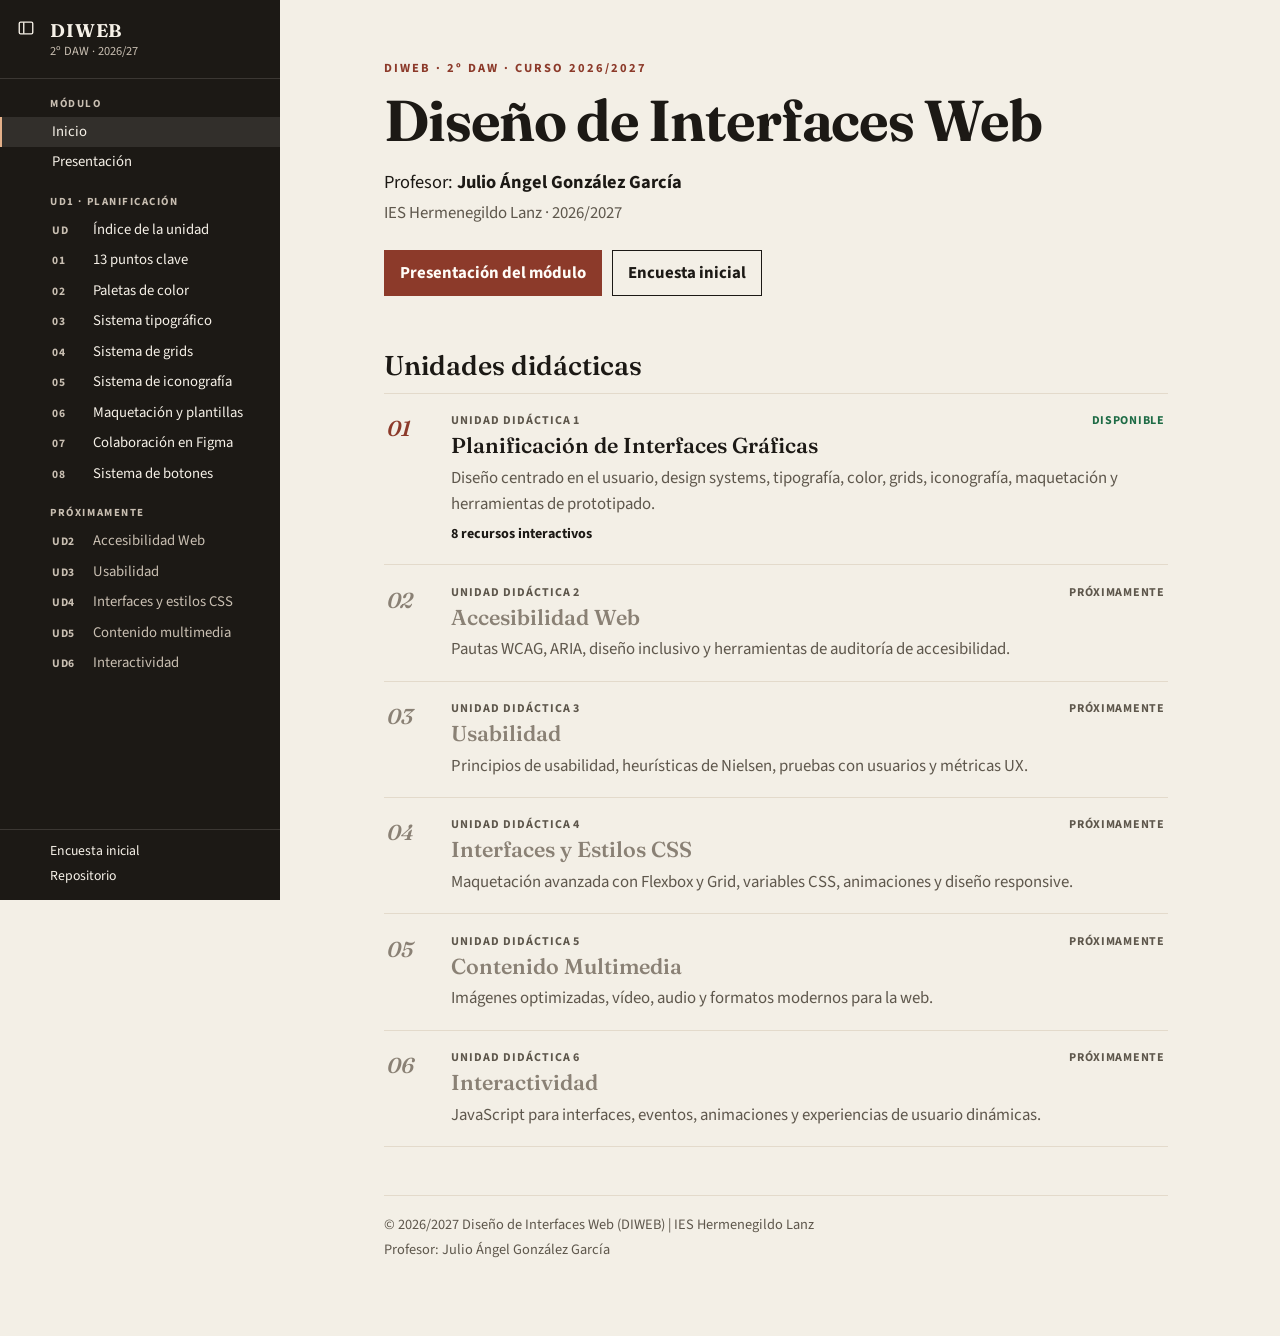
<file: index.html>
<!DOCTYPE html>
<html lang="es">
<head>
    <meta charset="UTF-8">
    <meta name="viewport" content="width=device-width, initial-scale=1.0">
    <title>DIWEB — Diseño de Interfaces Web (2º DAW)</title>
    <script>document.documentElement.classList.add("site");try{if(localStorage.getItem("diweb-nav")==="plegado")document.documentElement.classList.add("nav-collapsed")}catch(e){}</script>
    <link rel="stylesheet" href="assets/site.css">
</head>
<body>
    <main class="page">
        <header class="mast">
            <p class="kicker">DIWEB · 2º DAW · Curso 2026/2027</p>
            <h1>Diseño de Interfaces Web</h1>
            <p class="byline">Profesor: <strong>Julio Ángel González García</strong></p>
            <p class="meta">IES Hermenegildo Lanz · 2026/2027</p>
            <div class="actions">
                <a class="btn" href="presentacion_modulo.html">Presentación del módulo</a>
                <a class="btn btn-ghost" href="https://forms.gle/F17dSqFPrn9hga1aA" target="_blank" rel="noopener noreferrer">Encuesta inicial</a>
            </div>
        </header>

        <section class="toc" aria-labelledby="unidades">
            <h2 id="unidades">Unidades didácticas</h2>
            <ol class="units">
                <li>
                    <a class="unit" href="UD1_Planificacion_Interfaces/index.html">
                        <span class="num">01</span>
                        <span>
                            <span class="status">Disponible</span>
                            <span class="eyebrow">Unidad didáctica 1</span>
                            <strong>Planificación de Interfaces Gráficas</strong>
                            <p>Diseño centrado en el usuario, design systems, tipografía, color, grids, iconografía, maquetación y herramientas de prototipado.</p>
                            <span class="more">8 recursos interactivos</span>
                        </span>
                    </a>
                </li>
                <li class="is-soon">
                    <div class="unit">
                        <span class="num">02</span>
                        <span>
                            <span class="status">Próximamente</span>
                            <span class="eyebrow">Unidad didáctica 2</span>
                            <strong>Accesibilidad Web</strong>
                            <p>Pautas WCAG, ARIA, diseño inclusivo y herramientas de auditoría de accesibilidad.</p>
                        </span>
                    </div>
                </li>
                <li class="is-soon">
                    <div class="unit">
                        <span class="num">03</span>
                        <span>
                            <span class="status">Próximamente</span>
                            <span class="eyebrow">Unidad didáctica 3</span>
                            <strong>Usabilidad</strong>
                            <p>Principios de usabilidad, heurísticas de Nielsen, pruebas con usuarios y métricas UX.</p>
                        </span>
                    </div>
                </li>
                <li class="is-soon">
                    <div class="unit">
                        <span class="num">04</span>
                        <span>
                            <span class="status">Próximamente</span>
                            <span class="eyebrow">Unidad didáctica 4</span>
                            <strong>Interfaces y Estilos CSS</strong>
                            <p>Maquetación avanzada con Flexbox y Grid, variables CSS, animaciones y diseño responsive.</p>
                        </span>
                    </div>
                </li>
                <li class="is-soon">
                    <div class="unit">
                        <span class="num">05</span>
                        <span>
                            <span class="status">Próximamente</span>
                            <span class="eyebrow">Unidad didáctica 5</span>
                            <strong>Contenido Multimedia</strong>
                            <p>Imágenes optimizadas, vídeo, audio y formatos modernos para la web.</p>
                        </span>
                    </div>
                </li>
                <li class="is-soon">
                    <div class="unit">
                        <span class="num">06</span>
                        <span>
                            <span class="status">Próximamente</span>
                            <span class="eyebrow">Unidad didáctica 6</span>
                            <strong>Interactividad</strong>
                            <p>JavaScript para interfaces, eventos, animaciones y experiencias de usuario dinámicas.</p>
                        </span>
                    </div>
                </li>
            </ol>
        </section>

        <footer class="colophon">
            <p>© 2026/2027 Diseño de Interfaces Web (DIWEB) | IES Hermenegildo Lanz</p>
            <p>Profesor: Julio Ángel González García</p>
        </footer>
    </main>
    <script src="assets/nav.js"></script>
</body>
</html>
</file>
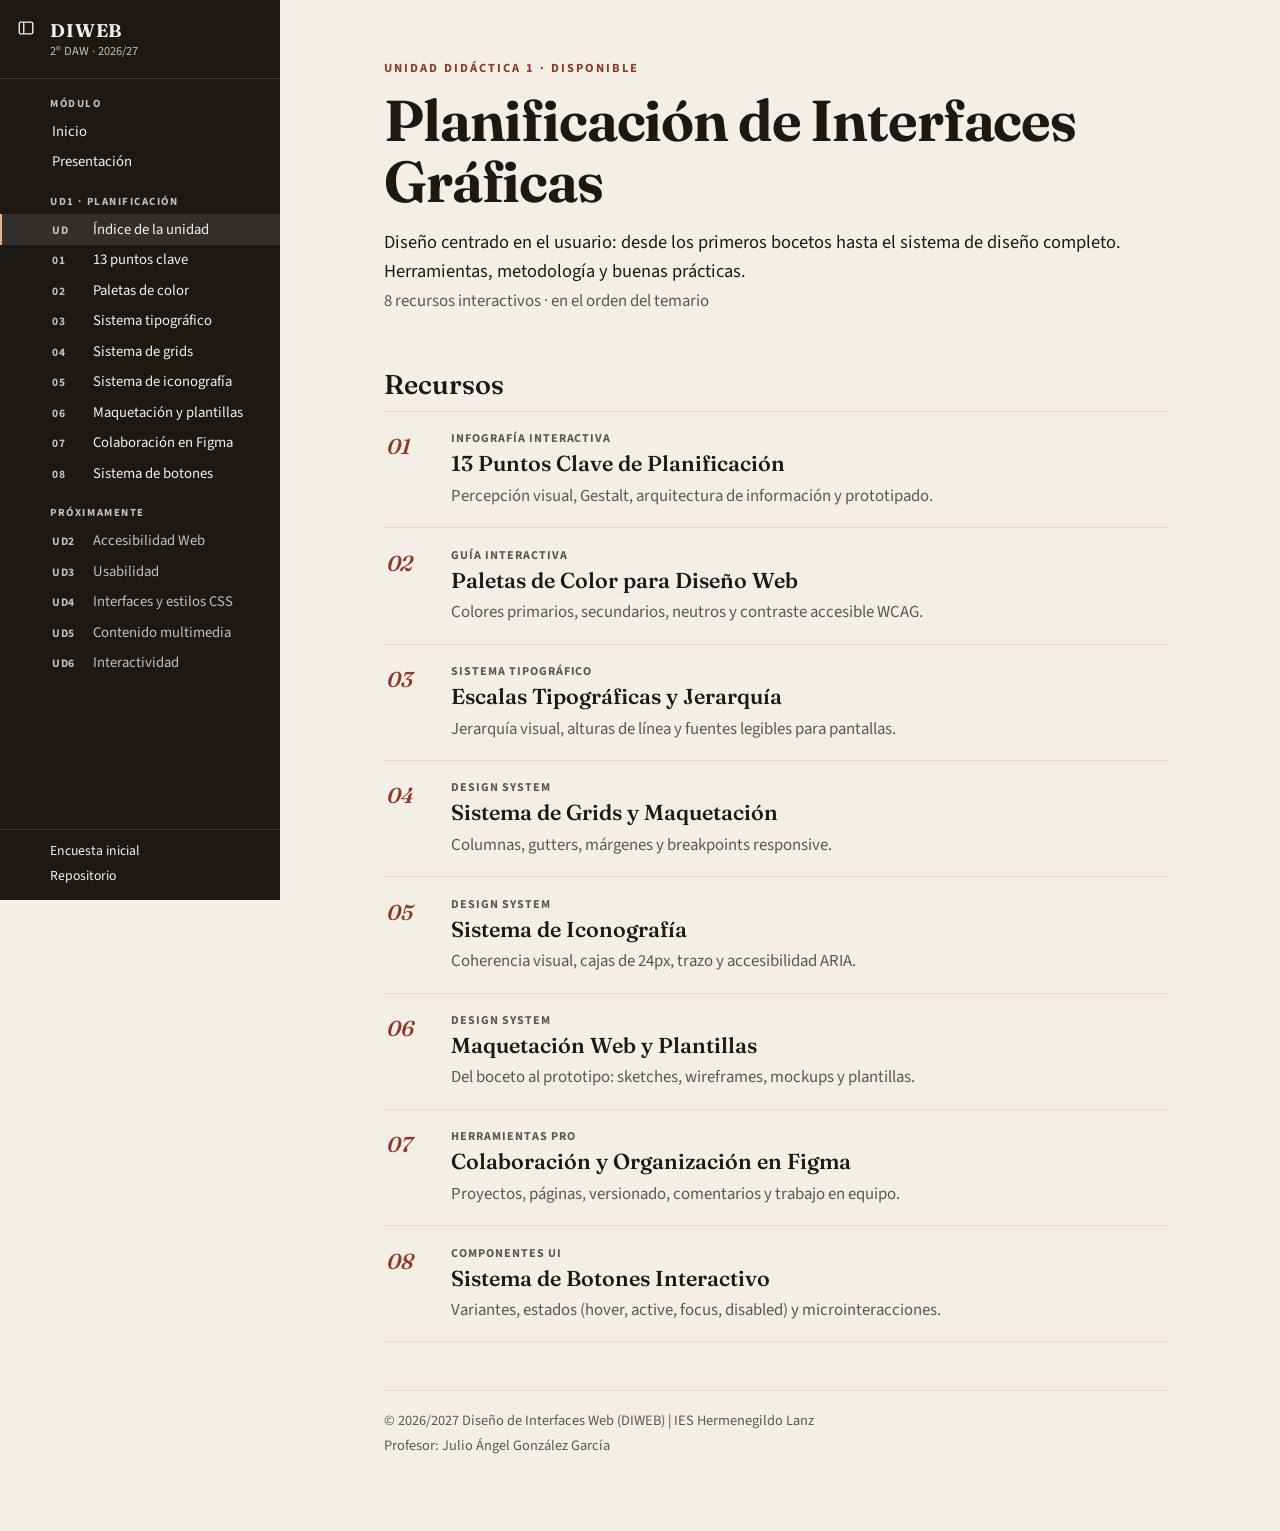
<file: UD1_Planificacion_Interfaces/index.html>
<!DOCTYPE html>
<html lang="es">
<head>
    <meta charset="UTF-8">
    <meta name="viewport" content="width=device-width, initial-scale=1.0">
    <title>UD1: Planificación de Interfaces — DIWEB</title>
    <script>document.documentElement.classList.add("site");try{if(localStorage.getItem("diweb-nav")==="plegado")document.documentElement.classList.add("nav-collapsed")}catch(e){}</script>
    <link rel="stylesheet" href="../assets/site.css">
</head>
<body>
    <main class="page">
        <header class="mast">
            <p class="kicker">Unidad didáctica 1 · Disponible</p>
            <h1>Planificación de Interfaces Gráficas</h1>
            <p class="byline">Diseño centrado en el usuario: desde los primeros bocetos hasta el sistema de diseño completo. Herramientas, metodología y buenas prácticas.</p>
            <p class="meta">8 recursos interactivos · en el orden del temario</p>
        </header>

        <section class="toc" aria-labelledby="recursos">
            <h2 id="recursos">Recursos</h2>
            <ol class="lessons">
                <li>
                    <a class="lesson" href="infografia_interactiva.html">
                        <span class="num">01</span>
                        <span>
                            <span class="eyebrow">Infografía interactiva</span>
                            <strong>13 Puntos Clave de Planificación</strong>
                            <p>Percepción visual, Gestalt, arquitectura de información y prototipado.</p>
                        </span>
                    </a>
                </li>
                <li>
                    <a class="lesson" href="guia_paletas_color.html">
                        <span class="num">02</span>
                        <span>
                            <span class="eyebrow">Guía interactiva</span>
                            <strong>Paletas de Color para Diseño Web</strong>
                            <p>Colores primarios, secundarios, neutros y contraste accesible WCAG.</p>
                        </span>
                    </a>
                </li>
                <li>
                    <a class="lesson" href="sistema_tipografico.html">
                        <span class="num">03</span>
                        <span>
                            <span class="eyebrow">Sistema tipográfico</span>
                            <strong>Escalas Tipográficas y Jerarquía</strong>
                            <p>Jerarquía visual, alturas de línea y fuentes legibles para pantallas.</p>
                        </span>
                    </a>
                </li>
                <li>
                    <a class="lesson" href="sistema_grids.html">
                        <span class="num">04</span>
                        <span>
                            <span class="eyebrow">Design system</span>
                            <strong>Sistema de Grids y Maquetación</strong>
                            <p>Columnas, gutters, márgenes y breakpoints responsive.</p>
                        </span>
                    </a>
                </li>
                <li>
                    <a class="lesson" href="sistema_iconografia.html">
                        <span class="num">05</span>
                        <span>
                            <span class="eyebrow">Design system</span>
                            <strong>Sistema de Iconografía</strong>
                            <p>Coherencia visual, cajas de 24px, trazo y accesibilidad ARIA.</p>
                        </span>
                    </a>
                </li>
                <li>
                    <a class="lesson" href="maquetacion_plantillas.html">
                        <span class="num">06</span>
                        <span>
                            <span class="eyebrow">Design system</span>
                            <strong>Maquetación Web y Plantillas</strong>
                            <p>Del boceto al prototipo: sketches, wireframes, mockups y plantillas.</p>
                        </span>
                    </a>
                </li>
                <li>
                    <a class="lesson" href="guia_figma.html">
                        <span class="num">07</span>
                        <span>
                            <span class="eyebrow">Herramientas pro</span>
                            <strong>Colaboración y Organización en Figma</strong>
                            <p>Proyectos, páginas, versionado, comentarios y trabajo en equipo.</p>
                        </span>
                    </a>
                </li>
                <li>
                    <a class="lesson" href="sistema_botones.html">
                        <span class="num">08</span>
                        <span>
                            <span class="eyebrow">Componentes UI</span>
                            <strong>Sistema de Botones Interactivo</strong>
                            <p>Variantes, estados (hover, active, focus, disabled) y microinteracciones.</p>
                        </span>
                    </a>
                </li>
            </ol>
        </section>

        <footer class="colophon">
            <p>© 2026/2027 Diseño de Interfaces Web (DIWEB) | IES Hermenegildo Lanz</p>
            <p>Profesor: Julio Ángel González García</p>
        </footer>
    </main>
    <script src="../assets/nav.js"></script>
</body>
</html>
</file>
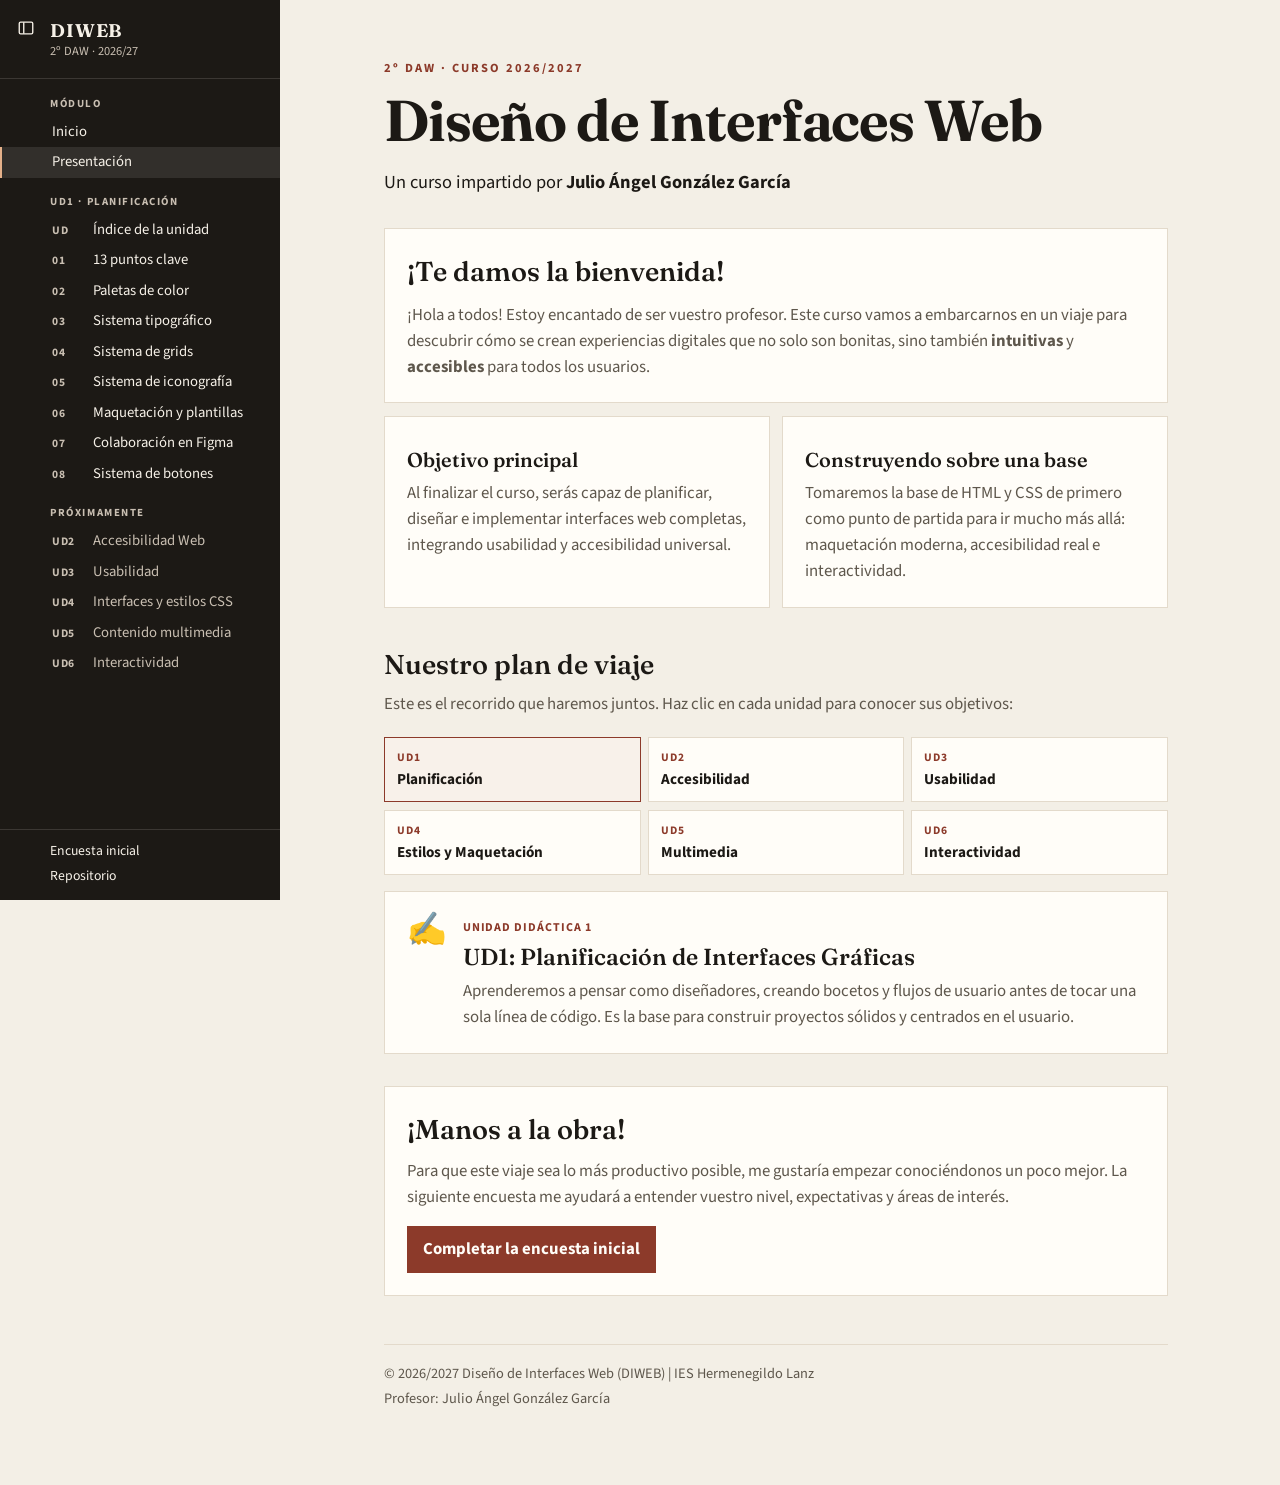
<file: presentacion_modulo.html>
<!DOCTYPE html>
<html lang="es">
<head>
    <meta charset="UTF-8">
    <meta name="viewport" content="width=device-width, initial-scale=1.0">
    <title>Bienvenida al Módulo: Diseño de Interfaces Web (DIWEB)</title>
    <script>document.documentElement.classList.add("site");try{if(localStorage.getItem("diweb-nav")==="plegado")document.documentElement.classList.add("nav-collapsed")}catch(e){}</script>
    <link rel="stylesheet" href="assets/site.css">
</head>
<body>
    <main class="page">
        <header class="mast">
            <p class="kicker">2º DAW · Curso 2026/2027</p>
            <h1>Diseño de Interfaces Web</h1>
            <p class="byline">Un curso impartido por <strong>Julio Ángel González García</strong></p>
        </header>

        <section class="welcome" id="welcome">
            <h2>¡Te damos la bienvenida!</h2>
            <p>¡Hola a todos! Estoy encantado de ser vuestro profesor. Este curso vamos a embarcarnos en un viaje para descubrir cómo se crean experiencias digitales que no solo son bonitas, sino también <strong>intuitivas</strong> y <strong>accesibles</strong> para todos los usuarios.</p>
        </section>

        <section class="split" id="objectives">
            <article class="objective">
                <h3>Objetivo principal</h3>
                <p>Al finalizar el curso, serás capaz de planificar, diseñar e implementar interfaces web completas, integrando usabilidad y accesibilidad universal.</p>
            </article>
            <article class="objective">
                <h3>Construyendo sobre una base</h3>
                <p>Tomaremos la base de HTML y CSS de primero como punto de partida para ir mucho más allá: maquetación moderna, accesibilidad real e interactividad.</p>
            </article>
        </section>

        <section class="plan" id="curriculum">
            <h2>Nuestro plan de viaje</h2>
            <p class="section-note">Este es el recorrido que haremos juntos. Haz clic en cada unidad para conocer sus objetivos:</p>
            <div id="units-nav" class="picks"></div>
            <article class="detail" id="unit-details">
                <div class="detail-icon" id="unit-icon" aria-hidden="true">✍️</div>
                <div>
                    <span class="badge" id="unit-badge">Unidad Didáctica 1</span>
                    <h3 id="unit-title">UD1: Planificación de Interfaces Gráficas</h3>
                    <p id="unit-description">Aprenderemos a pensar como diseñadores, creando bocetos y flujos de usuario antes de tocar una sola línea de código. Es la base para construir proyectos sólidos y centrados en el usuario.</p>
                </div>
            </article>
        </section>

        <section class="survey" id="next-steps">
            <h2>¡Manos a la obra!</h2>
            <p>Para que este viaje sea lo más productivo posible, me gustaría empezar conociéndonos un poco mejor. La siguiente encuesta me ayudará a entender vuestro nivel, expectativas y áreas de interés.</p>
            <a class="btn" href="https://forms.gle/F17dSqFPrn9hga1aA" target="_blank" rel="noopener noreferrer">Completar la encuesta inicial</a>
        </section>

        <footer class="colophon">
            <p>© 2026/2027 Diseño de Interfaces Web (DIWEB) | IES Hermenegildo Lanz</p>
            <p>Profesor: Julio Ángel González García</p>
        </footer>
    </main>

    <script>
        const unidades = [
            {
                id: 'ud1',
                badge: 'UD1',
                icon: '✍️',
                title: 'UD1: Planificación de Interfaces Gráficas',
                short: 'Planificación',
                description: 'Aprenderemos a pensar como diseñadores, creando bocetos y flujos de usuario antes de tocar una sola línea de código. Es la base para construir proyectos sólidos y centrados en el usuario.'
            },
            {
                id: 'ud2',
                badge: 'UD2',
                icon: '♿',
                title: 'UD2: Accesibilidad en la Web',
                short: 'Accesibilidad',
                description: 'Nos centraremos en un pilar fundamental: asegurar que cualquier persona, sin importar sus capacidades, pueda usar nuestras creaciones sin barreras. La web es para todos.'
            },
            {
                id: 'ud3',
                badge: 'UD3',
                icon: '👍',
                title: 'UD3: Usabilidad',
                short: 'Usabilidad',
                description: 'Descubriremos los principios para crear interfaces intuitivas y fáciles de usar. Un buen diseño no solo es bonito, sino que también funciona de manera eficiente y satisfactoria para el usuario.'
            },
            {
                id: 'ud4',
                badge: 'UD4',
                icon: '🎨',
                title: 'UD4: Creación de Interfaces utilizando Estilos',
                short: 'Estilos y Maquetación',
                description: 'Nos sumergiremos de lleno en el código, donde dominarás las técnicas de maquetación y diseño visual con CSS para construir interfaces web modernas y adaptables a cualquier dispositivo.'
            },
            {
                id: 'ud5',
                badge: 'UD5',
                icon: '🎬',
                title: 'UD5: Integración de Contenido Multimedia',
                short: 'Multimedia',
                description: 'Aprenderemos a enriquecer nuestras interfaces con imágenes, vídeo y audio, optimizando su rendimiento y garantizando una experiencia visualmente atractiva.'
            },
            {
                id: 'ud6',
                badge: 'UD6',
                icon: '✨',
                title: 'UD6: Interactividad',
                short: 'Interactividad',
                description: 'Cerraremos el curso añadiendo elementos dinámicos que harán que tus proyectos cobren vida. La interactividad es clave para crear experiencias de usuario memorables y funcionales.'
            }
        ];

        const nav = document.getElementById('units-nav');
        const iconEl = document.getElementById('unit-icon');
        const badgeEl = document.getElementById('unit-badge');
        const titleEl = document.getElementById('unit-title');
        const descEl = document.getElementById('unit-description');

        function renderNav() {
            nav.innerHTML = unidades.map((u, i) => `
                <button type="button" data-id="${u.id}" class="unit-pick${i === 0 ? ' is-current' : ''}">
                    <span>${u.badge}</span>
                    <strong>${u.short}</strong>
                </button>
            `).join('');

            nav.querySelectorAll('.unit-pick').forEach(card => {
                card.addEventListener('click', () => {
                    const u = unidades.find(item => item.id === card.getAttribute('data-id'));
                    if (!u) return;
                    nav.querySelectorAll('.unit-pick').forEach(c => c.classList.remove('is-current'));
                    card.classList.add('is-current');
                    iconEl.textContent = u.icon;
                    badgeEl.textContent = `Unidad Didáctica ${u.badge.replace('UD', '')}`;
                    titleEl.textContent = u.title;
                    descEl.textContent = u.description;
                });
            });
        }

        document.addEventListener('DOMContentLoaded', renderNav);
    </script>
    <script src="assets/nav.js"></script>
</body>
</html>
</file>
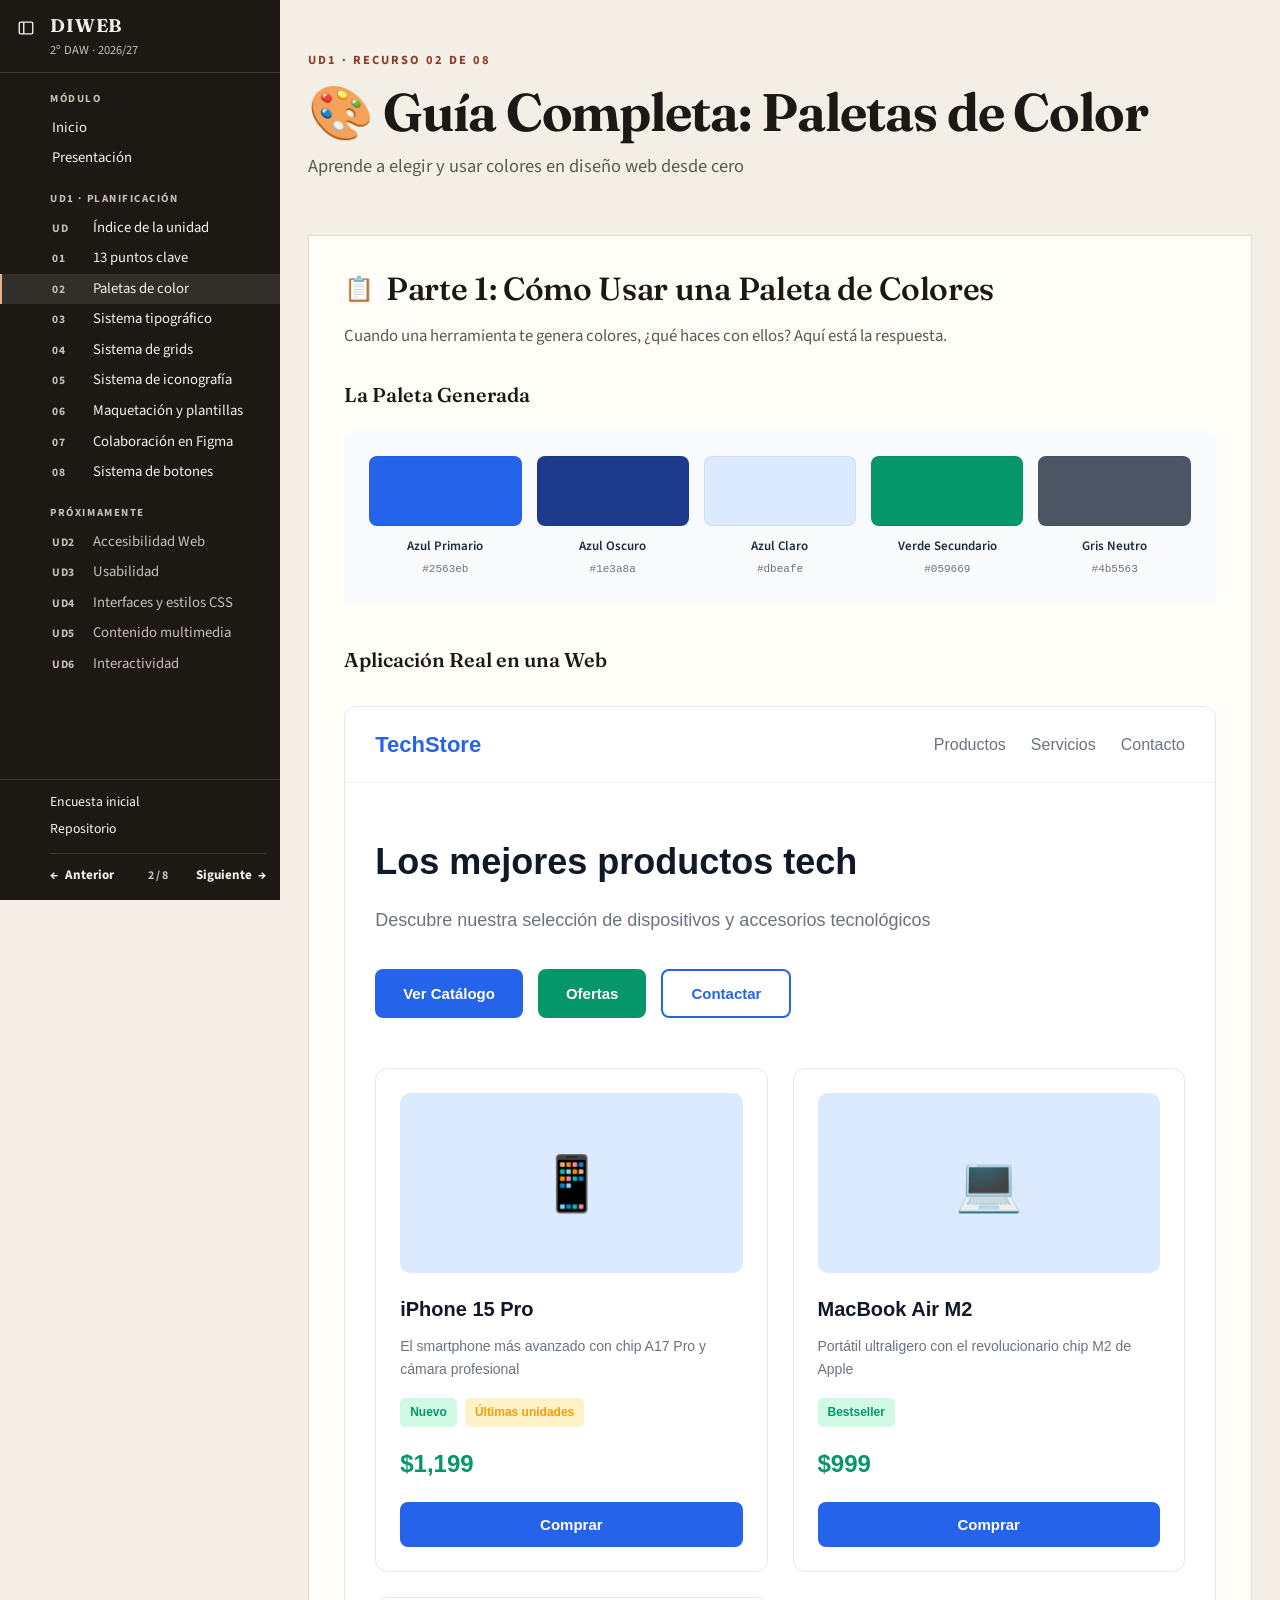
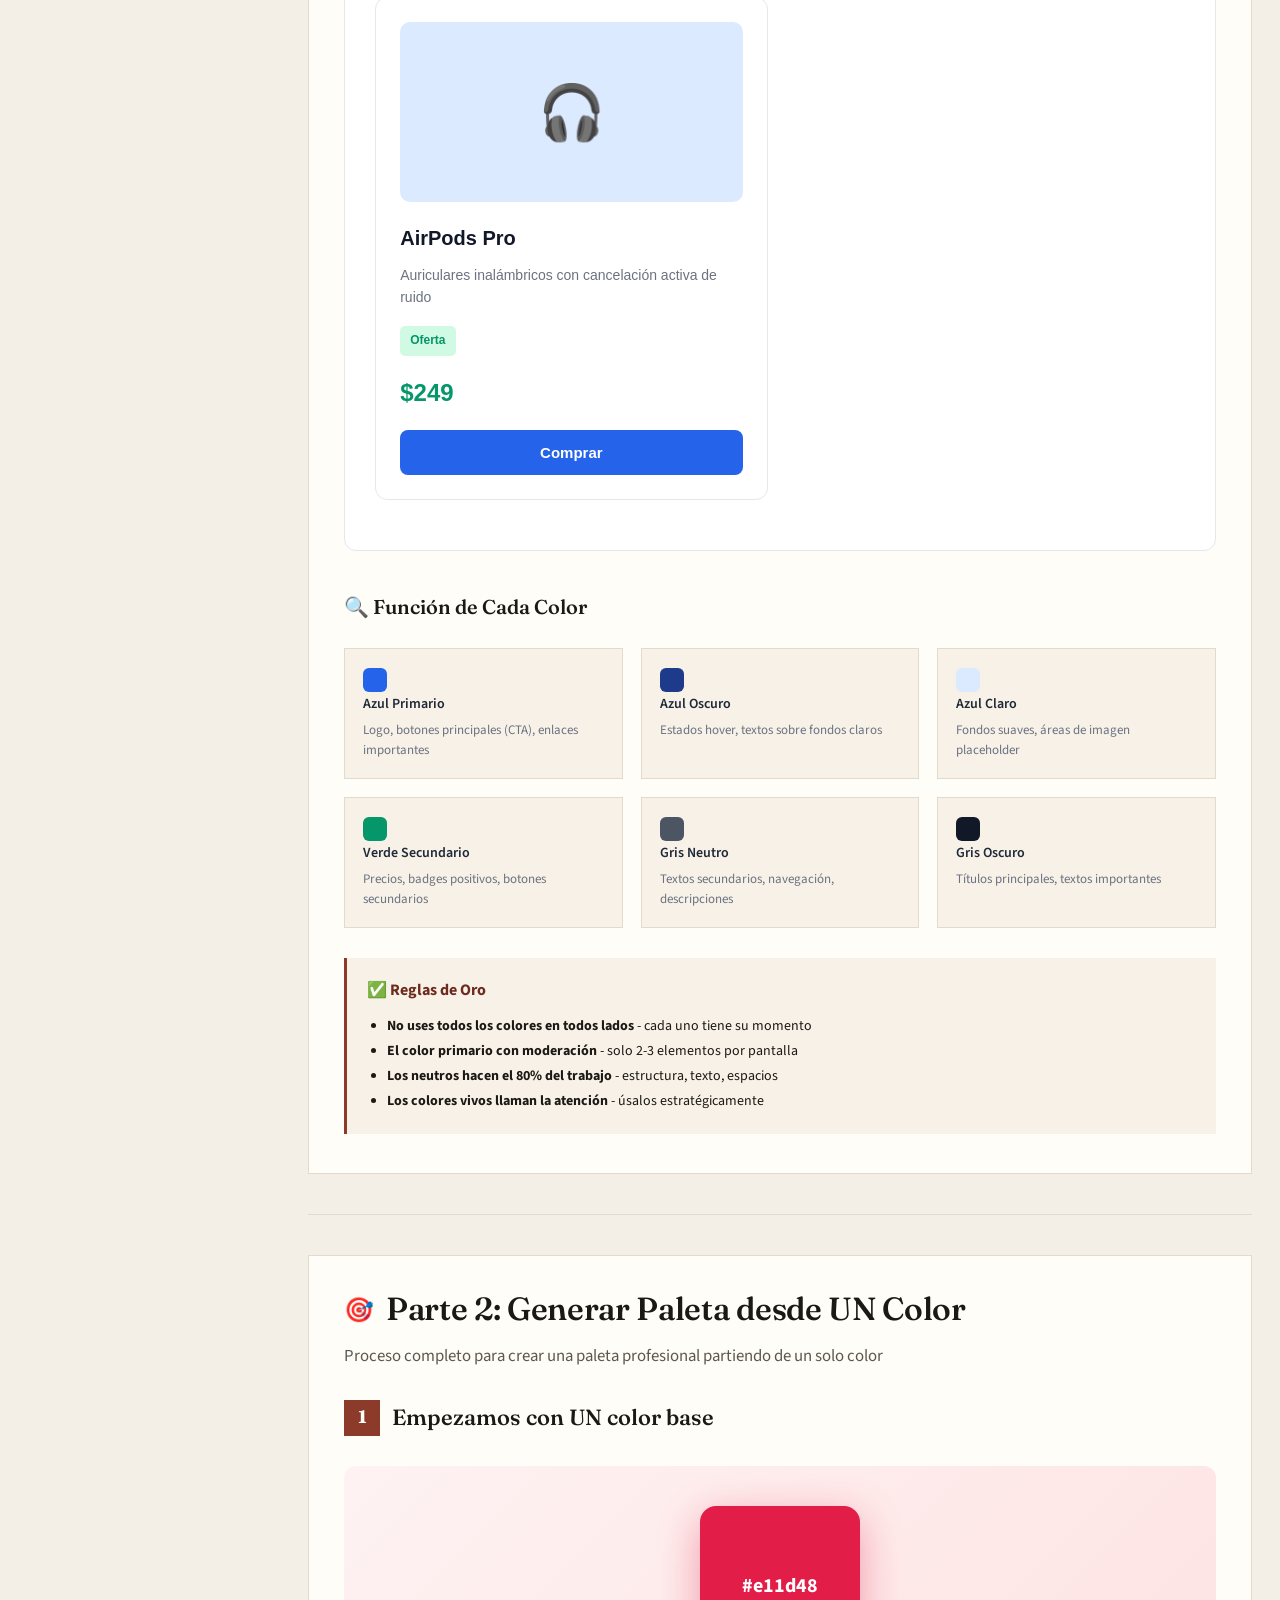
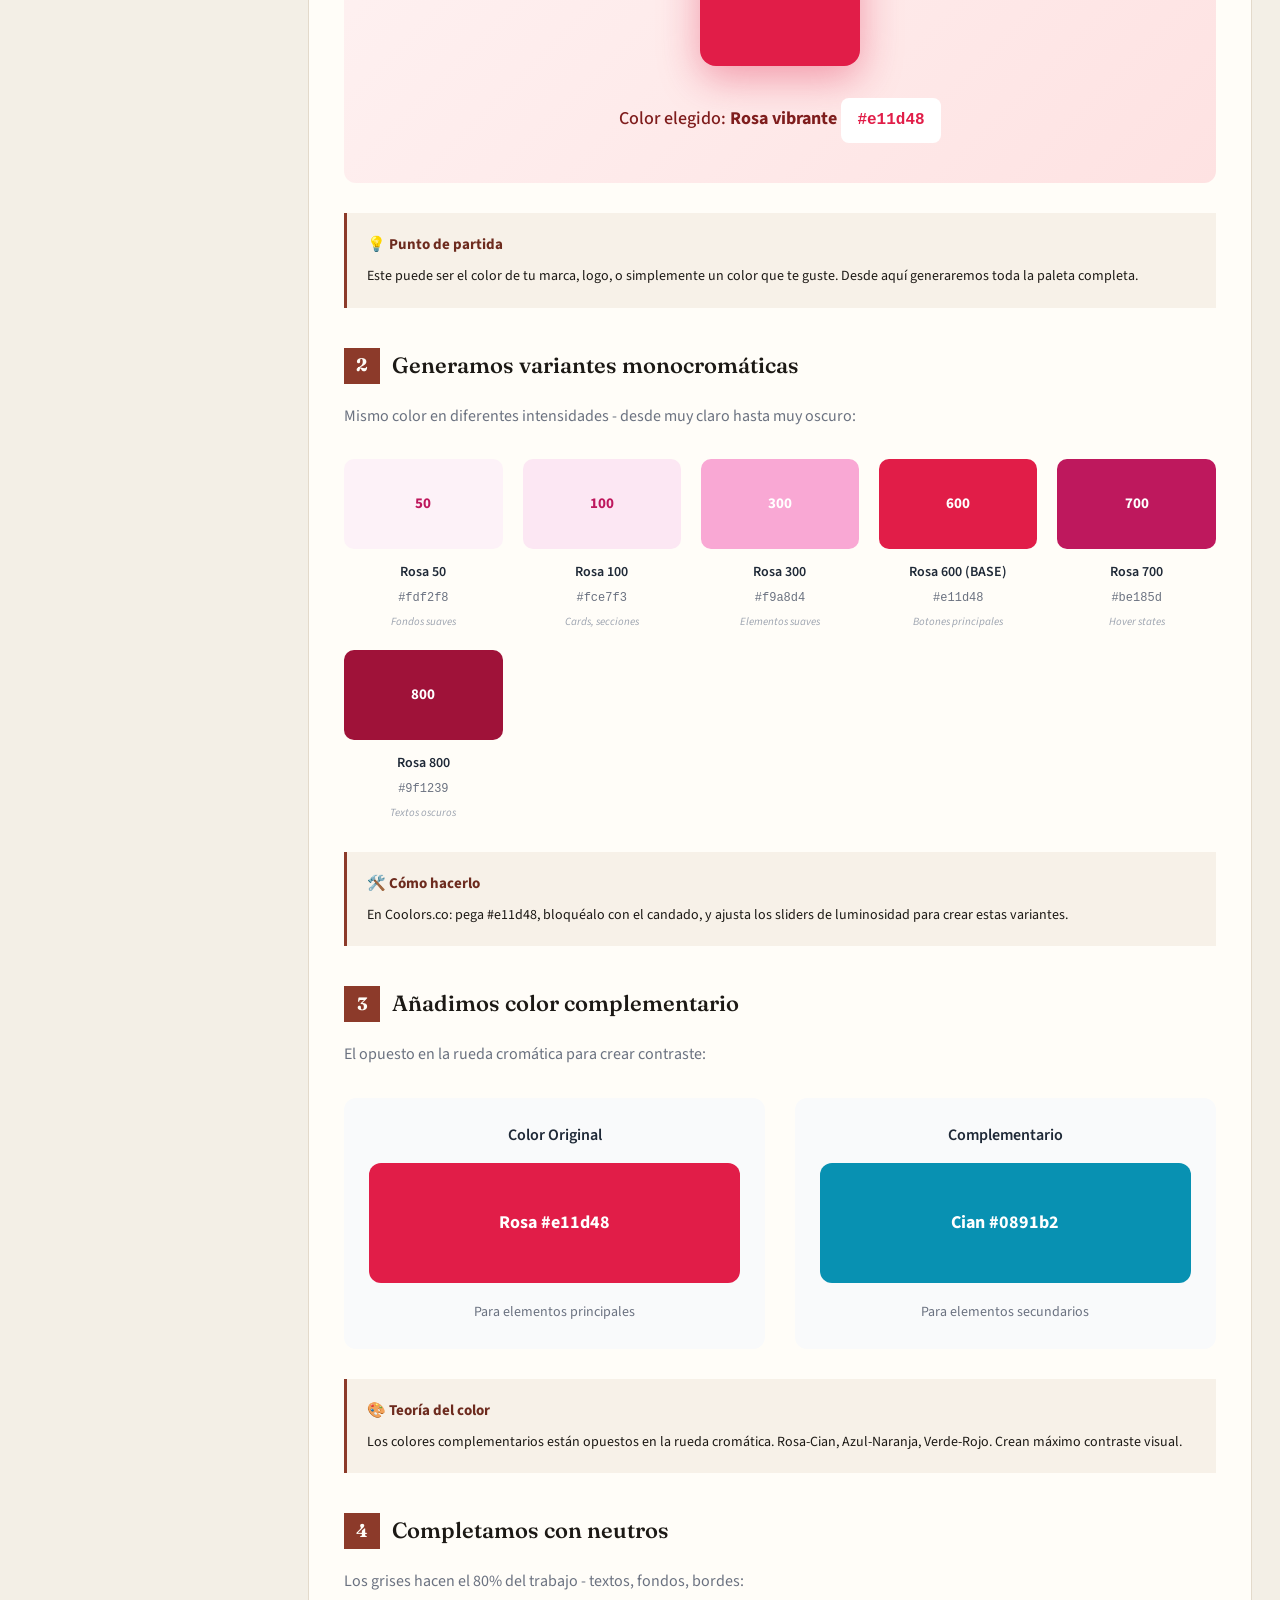
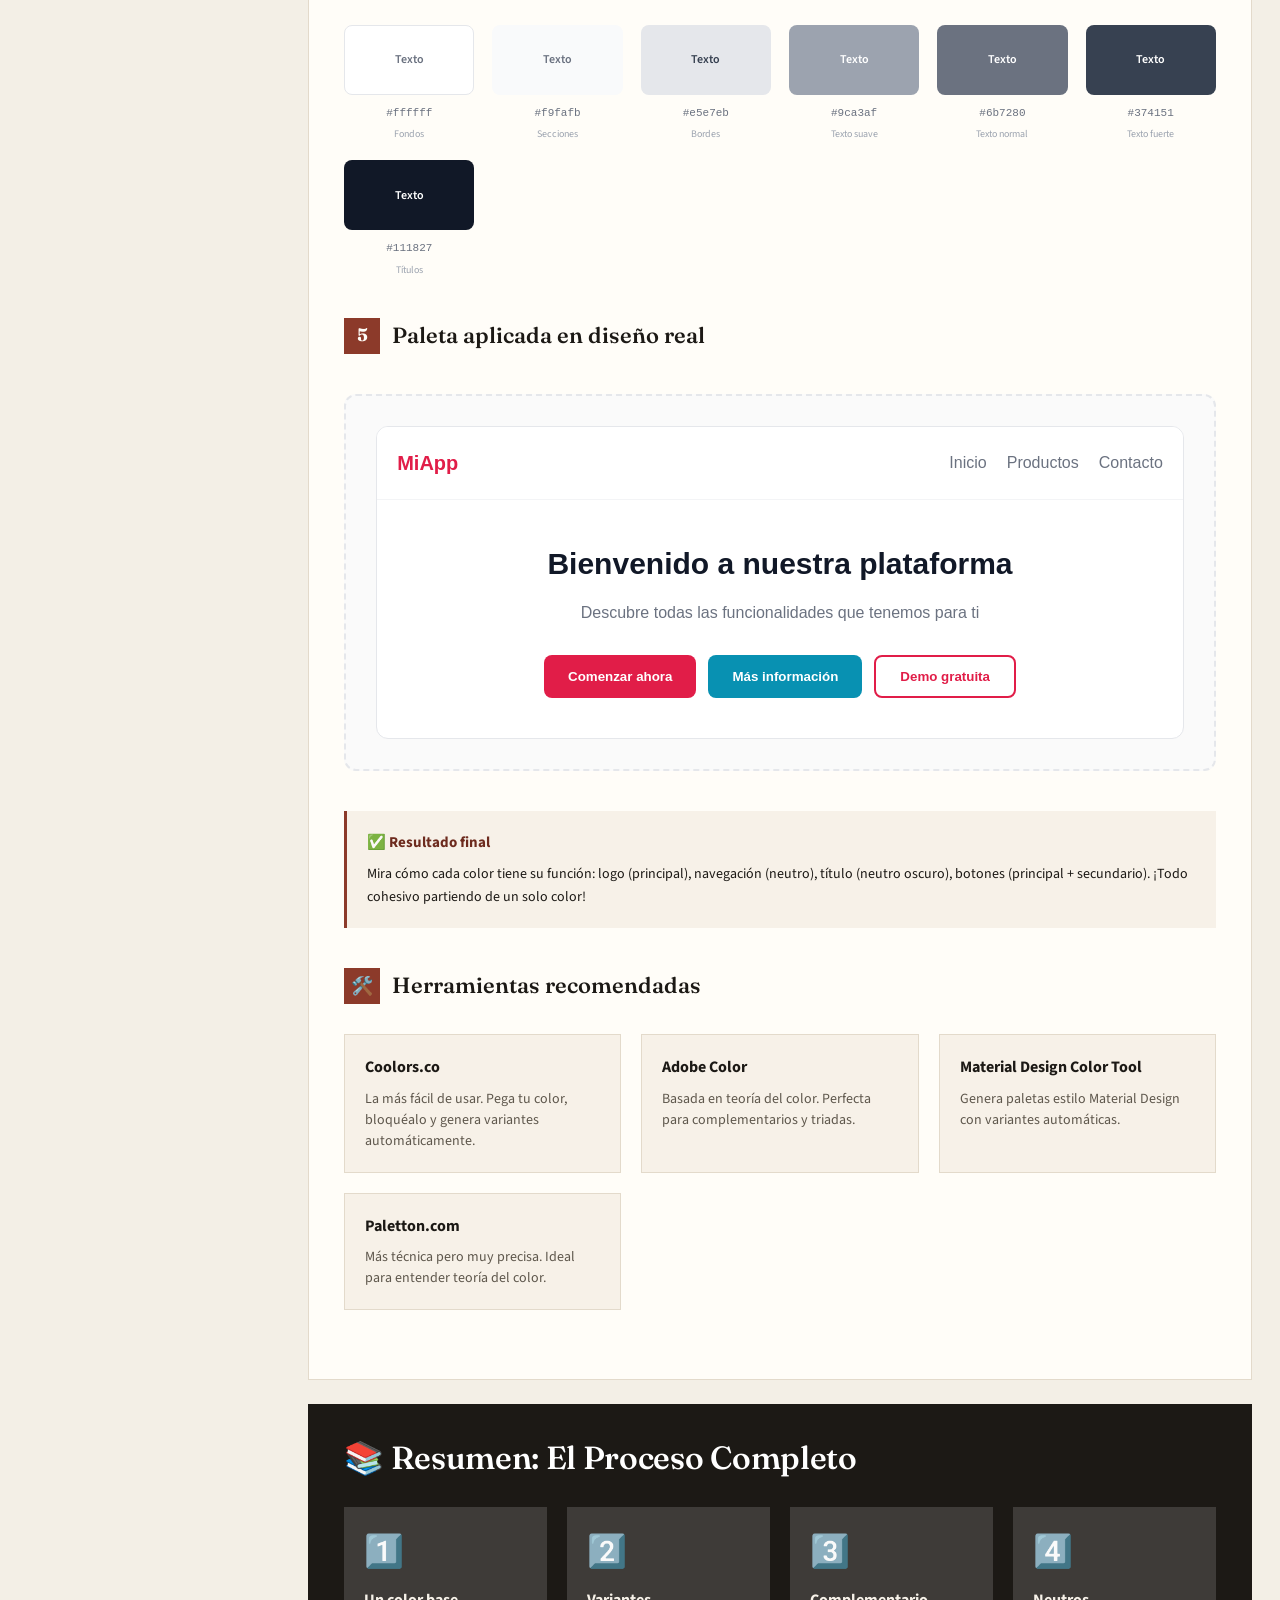
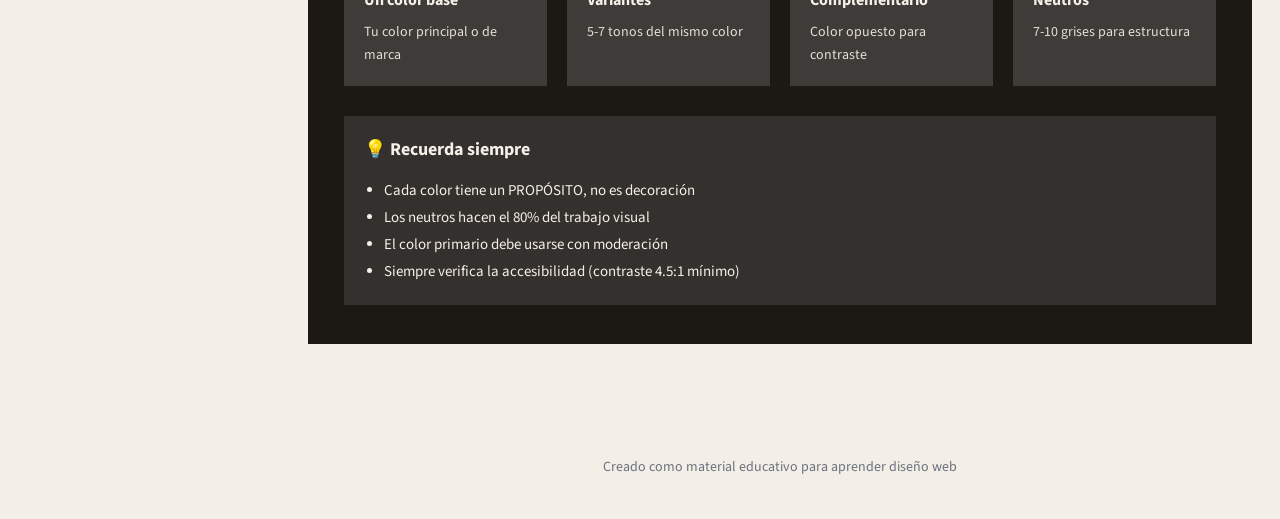
<file: UD1_Planificacion_Interfaces/guia_paletas_color.html>
<!DOCTYPE html>
<!-- saved from url=(0012)about:srcdoc -->
<html lang="es"><head>
<script>document.documentElement.classList.add("site", "leccion", "l-paletas", "leccion-sans");try{if(localStorage.getItem("diweb-nav")==="plegado")document.documentElement.classList.add("nav-collapsed")}catch(e){}</script>
<link rel="stylesheet" href="../assets/site.css">
<meta http-equiv="Content-Type" content="text/html; charset=UTF-8">
    
  
    
    <meta name="viewport" content="width=device-width, initial-scale=1.0">
    <title>Guía Completa: Paletas de Color</title>
    <style>
        * {
            margin: 0;
            padding: 0;
            box-sizing: border-box;
        }
        
        body {
            font-family: -apple-system, BlinkMacSystemFont, 'Segoe UI', Roboto, sans-serif;
            line-height: 1.6;
            background: #f8fafc;
        }
        
        .main-header {
            background: linear-gradient(135deg, #667eea 0%, #764ba2 100%);
            color: white;
            padding: 60px 20px;
            text-align: center;
        }
        
        .main-header h1 {
            font-size: 42px;
            font-weight: 800;
            margin-bottom: 15px;
        }
        
        .main-header p {
            font-size: 18px;
            opacity: 0.95;
        }
        
        .container {
            max-width: 1200px;
            margin: 0 auto;
            padding: 20px;
        }
        
        .section {
            background: white;
            border-radius: 12px;
            padding: 40px;
            margin: 30px 0;
            box-shadow: 0 2px 8px rgba(0,0,0,0.08);
        }
        
        .section-title {
            color: #1f2937;
            font-size: 32px;
            font-weight: 700;
            margin-bottom: 15px;
            display: flex;
            align-items: center;
            gap: 12px;
        }
        
        .section-subtitle {
            color: #6b7280;
            font-size: 16px;
            margin-bottom: 30px;
        }
        
        .divider {
            height: 4px;
            background: linear-gradient(90deg, #667eea 0%, #764ba2 100%);
            border-radius: 2px;
            margin: 50px 0;
        }
        
        /* PARTE 1: Cómo usar una paleta */
        .palette-display {
            display: grid;
            grid-template-columns: repeat(auto-fit, minmax(120px, 1fr));
            gap: 15px;
            margin-bottom: 40px;
            padding: 25px;
            background: #f9fafb;
            border-radius: 10px;
        }
        
        .color-card {
            text-align: center;
        }
        
        .color-swatch {
            width: 100%;
            height: 70px;
            border-radius: 8px;
            margin-bottom: 10px;
            border: 1px solid rgba(0,0,0,0.05);
        }
        
        .color-name {
            font-size: 13px;
            font-weight: 600;
            color: #1f2937;
            margin-bottom: 4px;
        }
        
        .color-hex {
            font-size: 11px;
            color: #6b7280;
            font-family: 'Monaco', monospace;
        }
        
        /* Demo de aplicación */
        .demo-app {
            border: 1px solid #e5e7eb;
            border-radius: 12px;
            overflow: hidden;
            background: white;
            margin: 30px 0;
        }
        
        .demo-header {
            background: white;
            padding: 20px 30px;
            border-bottom: 1px solid #f3f4f6;
            display: flex;
            justify-content: space-between;
            align-items: center;
            flex-wrap: wrap;
            gap: 20px;
        }
        
        .demo-logo {
            font-size: 22px;
            font-weight: 800;
            color: #2563eb;
        }
        
        .demo-nav {
            display: flex;
            gap: 25px;
            flex-wrap: wrap;
        }
        
        .demo-nav-link {
            color: #6b7280;
            text-decoration: none;
            font-weight: 500;
            transition: color 0.2s;
        }
        
        .demo-nav-link:hover {
            color: #2563eb;
        }
        
        .demo-content {
            padding: 50px 30px;
        }
        
        .demo-hero-title {
            font-size: 36px;
            font-weight: 800;
            color: #111827;
            margin-bottom: 15px;
        }
        
        .demo-hero-subtitle {
            font-size: 18px;
            color: #6b7280;
            margin-bottom: 35px;
        }
        
        .demo-buttons {
            display: flex;
            gap: 15px;
            margin-bottom: 50px;
            flex-wrap: wrap;
        }
        
        .btn-primary {
            background: #2563eb;
            color: white;
            padding: 14px 28px;
            border: none;
            border-radius: 8px;
            font-weight: 600;
            cursor: pointer;
            transition: background 0.2s;
            font-size: 15px;
        }
        
        .btn-primary:hover {
            background: #1e40af;
        }
        
        .btn-secondary {
            background: #059669;
            color: white;
            padding: 14px 28px;
            border: none;
            border-radius: 8px;
            font-weight: 600;
            cursor: pointer;
            transition: background 0.2s;
            font-size: 15px;
        }
        
        .btn-outline {
            background: transparent;
            color: #2563eb;
            padding: 14px 28px;
            border: 2px solid #2563eb;
            border-radius: 8px;
            font-weight: 600;
            cursor: pointer;
            transition: all 0.2s;
            font-size: 15px;
        }
        
        .btn-outline:hover {
            background: #2563eb;
            color: white;
        }
        
        .products-grid {
            display: grid;
            grid-template-columns: repeat(auto-fit, minmax(280px, 1fr));
            gap: 25px;
        }
        
        .product-card {
            background: white;
            border: 1px solid #e5e7eb;
            border-radius: 12px;
            padding: 24px;
            transition: transform 0.2s, box-shadow 0.2s;
        }
        
        .product-card:hover {
            transform: translateY(-4px);
            box-shadow: 0 12px 30px rgba(0,0,0,0.12);
        }
        
        .product-image {
            width: 100%;
            height: 180px;
            background: #dbeafe;
            border-radius: 10px;
            margin-bottom: 20px;
            display: flex;
            align-items: center;
            justify-content: center;
            color: #2563eb;
            font-size: 54px;
        }
        
        .product-title {
            font-size: 20px;
            font-weight: 700;
            color: #111827;
            margin-bottom: 10px;
        }
        
        .product-description {
            color: #6b7280;
            margin-bottom: 18px;
            font-size: 14px;
            line-height: 1.6;
        }
        
        .product-badges {
            display: flex;
            gap: 8px;
            margin-bottom: 18px;
            flex-wrap: wrap;
        }
        
        .badge {
            padding: 5px 10px;
            border-radius: 5px;
            font-size: 12px;
            font-weight: 600;
        }
        
        .badge-success {
            background: #d1fae5;
            color: #059669;
        }
        
        .badge-warning {
            background: #fef3c7;
            color: #f59e0b;
        }
        
        .product-price {
            font-size: 24px;
            font-weight: 800;
            color: #059669;
            margin-bottom: 18px;
        }
        
        /* Explicación de uso */
        .usage-grid {
            display: grid;
            grid-template-columns: repeat(auto-fit, minmax(220px, 1fr));
            gap: 18px;
            margin-top: 25px;
        }
        
        .usage-item {
            background: #f9fafb;
            padding: 18px;
            border-radius: 10px;
            border: 1px solid #e5e7eb;
        }
        
        .usage-color-dot {
            width: 24px;
            height: 24px;
            border-radius: 6px;
            display: inline-block;
            margin-right: 10px;
            vertical-align: middle;
        }
        
        .usage-title {
            font-weight: 600;
            color: #1f2937;
            font-size: 14px;
            margin-bottom: 6px;
        }
        
        .usage-desc {
            color: #6b7280;
            font-size: 13px;
            line-height: 1.5;
        }
        
        /* PARTE 2: Generar paleta desde un color */
        .step-number {
            background: #667eea;
            color: white;
            width: 36px;
            height: 36px;
            border-radius: 50%;
            display: inline-flex;
            align-items: center;
            justify-content: center;
            font-size: 18px;
            font-weight: 700;
        }
        
        .base-color-display {
            text-align: center;
            padding: 40px;
            background: linear-gradient(135deg, #fef2f2 0%, #fee2e2 100%);
            border-radius: 12px;
            margin: 30px 0;
        }
        
        .big-swatch {
            width: 160px;
            height: 160px;
            background: #e11d48;
            border-radius: 16px;
            margin: 0 auto 20px;
            box-shadow: 0 12px 40px rgba(225, 29, 72, 0.4);
            display: flex;
            align-items: center;
            justify-content: center;
            color: white;
            font-size: 20px;
            font-weight: 700;
        }
        
        .color-info-text {
            font-size: 18px;
            color: #7f1d1d;
            font-weight: 500;
        }
        
        .color-hex-large {
            font-family: 'Monaco', monospace;
            font-weight: 700;
            background: white;
            padding: 10px 16px;
            border-radius: 8px;
            display: inline-block;
            margin-top: 12px;
            font-size: 16px;
            color: #e11d48;
        }
        
        .variants-grid {
            display: grid;
            grid-template-columns: repeat(auto-fit, minmax(150px, 1fr));
            gap: 20px;
            margin: 30px 0;
        }
        
        .variant-item {
            text-align: center;
        }
        
        .variant-swatch {
            width: 100%;
            height: 90px;
            border-radius: 10px;
            margin-bottom: 12px;
            display: flex;
            align-items: center;
            justify-content: center;
            font-weight: 700;
            font-size: 15px;
        }
        
        .variant-label {
            font-weight: 600;
            color: #1f2937;
            margin-bottom: 5px;
            font-size: 14px;
        }
        
        .variant-hex {
            font-family: 'Monaco', monospace;
            font-size: 12px;
            color: #6b7280;
        }
        
        .variant-use {
            font-size: 11px;
            color: #9ca3af;
            margin-top: 5px;
            font-style: italic;
        }
        
        .complementary-grid {
            display: grid;
            grid-template-columns: 1fr 1fr;
            gap: 30px;
            margin: 30px 0;
        }
        
        .comp-item {
            text-align: center;
            padding: 25px;
            background: #f9fafb;
            border-radius: 12px;
        }
        
        .comp-swatch {
            width: 100%;
            height: 120px;
            border-radius: 12px;
            margin-bottom: 18px;
            display: flex;
            align-items: center;
            justify-content: center;
            color: white;
            font-weight: 700;
            font-size: 18px;
        }
        
        .comp-title {
            color: #1f2937;
            font-weight: 600;
            margin-bottom: 15px;
            font-size: 16px;
        }
        
        .comp-desc {
            font-size: 14px;
            color: #6b7280;
        }
        
        .neutrals-grid {
            display: grid;
            grid-template-columns: repeat(auto-fit, minmax(110px, 1fr));
            gap: 18px;
            margin: 30px 0;
        }
        
        .neutral-item {
            text-align: center;
        }
        
        .neutral-swatch {
            width: 100%;
            height: 70px;
            border-radius: 8px;
            margin-bottom: 10px;
            display: flex;
            align-items: center;
            justify-content: center;
            font-size: 12px;
            font-weight: 600;
        }
        
        .neutral-label {
            font-size: 11px;
            color: #6b7280;
            font-family: 'Monaco', monospace;
        }
        
        .neutral-use {
            font-size: 10px;
            color: #9ca3af;
            margin-top: 4px;
        }
        
        .tip-box {
            background: linear-gradient(135deg, #fef2f2 0%, #fee2e2 100%);
            border-left: 5px solid #e11d48;
            padding: 20px;
            margin: 25px 0;
            border-radius: 0 10px 10px 0;
        }
        
        .tip-title {
            color: #e11d48;
            font-size: 15px;
            font-weight: 700;
            margin-bottom: 8px;
        }
        
        .tip-text {
            color: #7f1d1d;
            font-size: 14px;
            line-height: 1.6;
        }
        
        .tools-grid {
            display: grid;
            grid-template-columns: repeat(auto-fit, minmax(240px, 1fr));
            gap: 20px;
            margin: 30px 0;
        }
        
        .tool-card {
            background: linear-gradient(135deg, #f0f9ff 0%, #e0f2fe 100%);
            padding: 20px;
            border-radius: 12px;
            border: 1px solid #bae6fd;
        }
        
        .tool-name {
            font-weight: 700;
            color: #0c4a6e;
            margin-bottom: 8px;
            font-size: 16px;
        }
        
        .tool-desc {
            font-size: 14px;
            color: #075985;
            line-height: 1.5;
        }
        
        .final-demo {
            margin: 40px 0;
            padding: 30px;
            background: #fafafa;
            border-radius: 12px;
            border: 2px dashed #e5e7eb;
        }
        
        .demo-app-pink {
            border: 1px solid #e5e7eb;
            border-radius: 12px;
            overflow: hidden;
            background: white;
        }
        
        .demo-header-pink {
            background: white;
            padding: 20px;
            border-bottom: 1px solid #f3f4f6;
            display: flex;
            justify-content: space-between;
            align-items: center;
            flex-wrap: wrap;
            gap: 15px;
        }
        
        .demo-logo-pink {
            font-size: 20px;
            font-weight: 800;
            color: #e11d48;
        }
        
        .demo-nav-pink {
            display: flex;
            gap: 20px;
        }
        
        .demo-nav-link-pink {
            color: #6b7280;
            text-decoration: none;
            font-weight: 500;
        }
        
        .demo-content-pink {
            padding: 40px 20px;
            text-align: center;
        }
        
        .demo-title-pink {
            font-size: 30px;
            font-weight: 800;
            color: #111827;
            margin-bottom: 12px;
        }
        
        .demo-subtitle-pink {
            color: #6b7280;
            margin-bottom: 30px;
        }
        
        .demo-buttons-pink {
            display: flex;
            gap: 12px;
            justify-content: center;
            flex-wrap: wrap;
        }
        
        .btn-primary-pink {
            background: #e11d48;
            color: white;
            padding: 12px 24px;
            border: none;
            border-radius: 8px;
            font-weight: 600;
            cursor: pointer;
        }
        
        .btn-secondary-pink {
            background: #0891b2;
            color: white;
            padding: 12px 24px;
            border: none;
            border-radius: 8px;
            font-weight: 600;
            cursor: pointer;
        }
        
        .btn-outline-pink {
            background: transparent;
            color: #e11d48;
            padding: 12px 24px;
            border: 2px solid #e11d48;
            border-radius: 8px;
            font-weight: 600;
            cursor: pointer;
        }
        
        @media (max-width: 768px) {
            .main-header h1 {
                font-size: 32px;
            }
            
            .section {
                padding: 25px 20px;
            }
            
            .section-title {
                font-size: 24px;
            }
            
            .complementary-grid {
                grid-template-columns: 1fr;
            }
        }
    </style>
<link rel="stylesheet" href="../assets/lesson.css">
</head>
<body id="artifacts-component-root-html">
<div class="main-header">
        <h1>🎨 Guía Completa: Paletas de Color</h1>
        <p>Aprende a elegir y usar colores en diseño web desde cero</p>
    </div>

    <div class="container">
        <!-- PARTE 1: CÓMO USAR UNA PALETA -->
        <div class="section">
            <h2 class="section-title">
                <span style="font-size: 36px;">📋</span>
                Parte 1: Cómo Usar una Paleta de Colores
            </h2>
            <p class="section-subtitle">Cuando una herramienta te genera colores, ¿qué haces con ellos? Aquí está la respuesta.</p>
            
            <h3 style="color: #1f2937; font-size: 20px; margin: 30px 0 20px;">La Paleta Generada</h3>
            <div class="palette-display">
                <div class="color-card">
                    <div class="color-swatch" style="background: #2563eb;"></div>
                    <div class="color-name">Azul Primario</div>
                    <div class="color-hex">#2563eb</div>
                </div>
                <div class="color-card">
                    <div class="color-swatch" style="background: #1e3a8a;"></div>
                    <div class="color-name">Azul Oscuro</div>
                    <div class="color-hex">#1e3a8a</div>
                </div>
                <div class="color-card">
                    <div class="color-swatch" style="background: #dbeafe;"></div>
                    <div class="color-name">Azul Claro</div>
                    <div class="color-hex">#dbeafe</div>
                </div>
                <div class="color-card">
                    <div class="color-swatch" style="background: #059669;"></div>
                    <div class="color-name">Verde Secundario</div>
                    <div class="color-hex">#059669</div>
                </div>
                <div class="color-card">
                    <div class="color-swatch" style="background: #4b5563;"></div>
                    <div class="color-name">Gris Neutro</div>
                    <div class="color-hex">#4b5563</div>
                </div>
            </div>

            <h3 style="color: #1f2937; font-size: 20px; margin: 30px 0 20px;">Aplicación Real en una Web</h3>
            <div class="demo-app">
                <div class="demo-header">
                    <div class="demo-logo">TechStore</div>
                    <nav class="demo-nav">
                        <a href="https://www.claudeusercontent.com/artifact/9be5d825-59da-4bd1-a2ab-71586e646bed?domain=claude.ai&amp;parentOrigin=https%3A%2F%2Fclaude.ai&amp;errorReportingMode=parent&amp;formattedSpreadsheets=true&amp;contentType=text%2Fhtml#" class="demo-nav-link">Productos</a>
                        <a href="https://www.claudeusercontent.com/artifact/9be5d825-59da-4bd1-a2ab-71586e646bed?domain=claude.ai&amp;parentOrigin=https%3A%2F%2Fclaude.ai&amp;errorReportingMode=parent&amp;formattedSpreadsheets=true&amp;contentType=text%2Fhtml#" class="demo-nav-link">Servicios</a>
                        <a href="https://www.claudeusercontent.com/artifact/9be5d825-59da-4bd1-a2ab-71586e646bed?domain=claude.ai&amp;parentOrigin=https%3A%2F%2Fclaude.ai&amp;errorReportingMode=parent&amp;formattedSpreadsheets=true&amp;contentType=text%2Fhtml#" class="demo-nav-link">Contacto</a>
                    </nav>
                </div>
                
                <div class="demo-content">
                    <h1 class="demo-hero-title">Los mejores productos tech</h1>
                    <p class="demo-hero-subtitle">Descubre nuestra selección de dispositivos y accesorios tecnológicos</p>
                    
                    <div class="demo-buttons">
                        <button class="btn-primary">Ver Catálogo</button>
                        <button class="btn-secondary">Ofertas</button>
                        <button class="btn-outline">Contactar</button>
                    </div>
                    
                    <div class="products-grid">
                        <div class="product-card">
                            <div class="product-image">📱</div>
                            <h3 class="product-title">iPhone 15 Pro</h3>
                            <p class="product-description">El smartphone más avanzado con chip A17 Pro y cámara profesional</p>
                            <div class="product-badges">
                                <span class="badge badge-success">Nuevo</span>
                                <span class="badge badge-warning">Últimas unidades</span>
                            </div>
                            <div class="product-price">$1,199</div>
                            <button class="btn-primary" style="width: 100%;">Comprar</button>
                        </div>
                        
                        <div class="product-card">
                            <div class="product-image">💻</div>
                            <h3 class="product-title">MacBook Air M2</h3>
                            <p class="product-description">Portátil ultraligero con el revolucionario chip M2 de Apple</p>
                            <div class="product-badges">
                                <span class="badge badge-success">Bestseller</span>
                            </div>
                            <div class="product-price">$999</div>
                            <button class="btn-primary" style="width: 100%;">Comprar</button>
                        </div>
                        
                        <div class="product-card">
                            <div class="product-image">🎧</div>
                            <h3 class="product-title">AirPods Pro</h3>
                            <p class="product-description">Auriculares inalámbricos con cancelación activa de ruido</p>
                            <div class="product-badges">
                                <span class="badge badge-success">Oferta</span>
                            </div>
                            <div class="product-price">$249</div>
                            <button class="btn-primary" style="width: 100%;">Comprar</button>
                        </div>
                    </div>
                </div>
            </div>

            <h3 style="color: #1f2937; font-size: 20px; margin: 40px 0 20px;">🔍 Función de Cada Color</h3>
            <div class="usage-grid">
                <div class="usage-item">
                    <span class="usage-color-dot" style="background: #2563eb;"></span>
                    <div class="usage-title">Azul Primario</div>
                    <div class="usage-desc">Logo, botones principales (CTA), enlaces importantes</div>
                </div>
                
                <div class="usage-item">
                    <span class="usage-color-dot" style="background: #1e3a8a;"></span>
                    <div class="usage-title">Azul Oscuro</div>
                    <div class="usage-desc">Estados hover, textos sobre fondos claros</div>
                </div>
                
                <div class="usage-item">
                    <span class="usage-color-dot" style="background: #dbeafe;"></span>
                    <div class="usage-title">Azul Claro</div>
                    <div class="usage-desc">Fondos suaves, áreas de imagen placeholder</div>
                </div>
                
                <div class="usage-item">
                    <span class="usage-color-dot" style="background: #059669;"></span>
                    <div class="usage-title">Verde Secundario</div>
                    <div class="usage-desc">Precios, badges positivos, botones secundarios</div>
                </div>
                
                <div class="usage-item">
                    <span class="usage-color-dot" style="background: #4b5563;"></span>
                    <div class="usage-title">Gris Neutro</div>
                    <div class="usage-desc">Textos secundarios, navegación, descripciones</div>
                </div>
                
                <div class="usage-item">
                    <span class="usage-color-dot" style="background: #111827;"></span>
                    <div class="usage-title">Gris Oscuro</div>
                    <div class="usage-desc">Títulos principales, textos importantes</div>
                </div>
            </div>

            <div style="background: #eff6ff; border-left: 4px solid #2563eb; padding: 20px; margin-top: 30px; border-radius: 0 8px 8px 0;">
                <h4 style="color: #1e40af; margin-bottom: 10px; font-size: 16px;">✅ Reglas de Oro</h4>
                <ul style="color: #1e40af; font-size: 14px; line-height: 1.8; padding-left: 20px;">
                    <li><strong>No uses todos los colores en todos lados</strong> - cada uno tiene su momento</li>
                    <li><strong>El color primario con moderación</strong> - solo 2-3 elementos por pantalla</li>
                    <li><strong>Los neutros hacen el 80% del trabajo</strong> - estructura, texto, espacios</li>
                    <li><strong>Los colores vivos llaman la atención</strong> - úsalos estratégicamente</li>
                </ul>
            </div>
        </div>

        <div class="divider"></div>

        <!-- PARTE 2: GENERAR PALETA DESDE UN COLOR -->
        <div class="section">
            <h2 class="section-title">
                <span style="font-size: 36px;">🎯</span>
                Parte 2: Generar Paleta desde UN Color
            </h2>
            <p class="section-subtitle">Proceso completo para crear una paleta profesional partiendo de un solo color</p>

            <!-- PASO 1 -->
            <h3 style="color: #1f2937; font-size: 22px; margin: 30px 0 20px; display: flex; align-items: center; gap: 12px;">
                <span class="step-number">1</span>
                Empezamos con UN color base
            </h3>
            
            <div class="base-color-display">
                <div class="big-swatch">#e11d48</div>
                <div class="color-info-text">
                    Color elegido: <strong>Rosa vibrante</strong>
                    <div class="color-hex-large">#e11d48</div>
                </div>
            </div>
            
            <div class="tip-box">
                <div class="tip-title">💡 Punto de partida</div>
                <div class="tip-text">Este puede ser el color de tu marca, logo, o simplemente un color que te guste. Desde aquí generaremos toda la paleta completa.</div>
            </div>

            <!-- PASO 2 -->
            <h3 style="color: #1f2937; font-size: 22px; margin: 40px 0 20px; display: flex; align-items: center; gap: 12px;">
                <span class="step-number">2</span>
                Generamos variantes monocromáticas
            </h3>
            
            <p style="margin-bottom: 25px; color: #6b7280;">Mismo color en diferentes intensidades - desde muy claro hasta muy oscuro:</p>
            
            <div class="variants-grid">
                <div class="variant-item">
                    <div class="variant-swatch" style="background: #fdf2f8; color: #be185d;">50</div>
                    <div class="variant-label">Rosa 50</div>
                    <div class="variant-hex">#fdf2f8</div>
                    <div class="variant-use">Fondos suaves</div>
                </div>
                
                <div class="variant-item">
                    <div class="variant-swatch" style="background: #fce7f3; color: #be185d;">100</div>
                    <div class="variant-label">Rosa 100</div>
                    <div class="variant-hex">#fce7f3</div>
                    <div class="variant-use">Cards, secciones</div>
                </div>
                
                <div class="variant-item">
                    <div class="variant-swatch" style="background: #f9a8d4; color: white;">300</div>
                    <div class="variant-label">Rosa 300</div>
                    <div class="variant-hex">#f9a8d4</div>
                    <div class="variant-use">Elementos suaves</div>
                </div>
                
                <div class="variant-item">
                    <div class="variant-swatch" style="background: #e11d48; color: white;">600</div>
                    <div class="variant-label">Rosa 600 (BASE)</div>
                    <div class="variant-hex">#e11d48</div>
                    <div class="variant-use">Botones principales</div>
                </div>
                
                <div class="variant-item">
                    <div class="variant-swatch" style="background: #be185d; color: white;">700</div>
                    <div class="variant-label">Rosa 700</div>
                    <div class="variant-hex">#be185d</div>
                    <div class="variant-use">Hover states</div>
                </div>
                
                <div class="variant-item">
                    <div class="variant-swatch" style="background: #9f1239; color: white;">800</div>
                    <div class="variant-label">Rosa 800</div>
                    <div class="variant-hex">#9f1239</div>
                    <div class="variant-use">Textos oscuros</div>
                </div>
            </div>
            
            <div class="tip-box">
                <div class="tip-title">🛠️ Cómo hacerlo</div>
                <div class="tip-text">En Coolors.co: pega #e11d48, bloquéalo con el candado, y ajusta los sliders de luminosidad para crear estas variantes.</div>
            </div>

            <!-- PASO 3 -->
            <h3 style="color: #1f2937; font-size: 22px; margin: 40px 0 20px; display: flex; align-items: center; gap: 12px;">
                <span class="step-number">3</span>
                Añadimos color complementario
            </h3>
            
            <p style="margin-bottom: 25px; color: #6b7280;">El opuesto en la rueda cromática para crear contraste:</p>
            
            <div class="complementary-grid">
                <div class="comp-item">
                    <h4 class="comp-title">Color Original</h4>
                    <div class="comp-swatch" style="background: #e11d48;">Rosa #e11d48</div>
                    <p class="comp-desc">Para elementos principales</p>
                </div>
                
                <div class="comp-item">
                    <h4 class="comp-title">Complementario</h4>
                    <div class="comp-swatch" style="background: #0891b2;">Cian #0891b2</div>
                    <p class="comp-desc">Para elementos secundarios</p>
                </div>
            </div>
            
            <div class="tip-box">
                <div class="tip-title">🎨 Teoría del color</div>
                <div class="tip-text">Los colores complementarios están opuestos en la rueda cromática. Rosa-Cian, Azul-Naranja, Verde-Rojo. Crean máximo contraste visual.</div>
            </div>

            <!-- PASO 4 -->
            <h3 style="color: #1f2937; font-size: 22px; margin: 40px 0 20px; display: flex; align-items: center; gap: 12px;">
                <span class="step-number">4</span>
                Completamos con neutros
            </h3>
            
            <p style="margin-bottom: 25px; color: #6b7280;">Los grises hacen el 80% del trabajo - textos, fondos, bordes:</p>
            
            <div class="neutrals-grid">
                <div class="neutral-item">
                    <div class="neutral-swatch" style="background: #ffffff; border: 1px solid #e5e7eb; color: #6b7280;">Texto</div>
                    <div class="neutral-label">#ffffff</div>
                    <div class="neutral-use">Fondos</div>
                </div>
                
                <div class="neutral-item">
                    <div class="neutral-swatch" style="background: #f9fafb; color: #6b7280;">Texto</div>
                    <div class="neutral-label">#f9fafb</div>
                    <div class="neutral-use">Secciones</div>
                </div>
                
                <div class="neutral-item">
                    <div class="neutral-swatch" style="background: #e5e7eb; color: #374151;">Texto</div>
                    <div class="neutral-label">#e5e7eb</div>
                    <div class="neutral-use">Bordes</div>
                </div>
                
                <div class="neutral-item">
                    <div class="neutral-swatch" style="background: #9ca3af; color: white;">Texto</div>
                    <div class="neutral-label">#9ca3af</div>
                    <div class="neutral-use">Texto suave</div>
                </div>
                
                <div class="neutral-item">
                    <div class="neutral-swatch" style="background: #6b7280; color: white;">Texto</div>
                    <div class="neutral-label">#6b7280</div>
                    <div class="neutral-use">Texto normal</div>
                </div>
                
                <div class="neutral-item">
                    <div class="neutral-swatch" style="background: #374151; color: white;">Texto</div>
                    <div class="neutral-label">#374151</div>
                    <div class="neutral-use">Texto fuerte</div>
                </div>
                
                <div class="neutral-item">
                    <div class="neutral-swatch" style="background: #111827; color: white;">Texto</div>
                    <div class="neutral-label">#111827</div>
                    <div class="neutral-use">Títulos</div>
                </div>
            </div>

            <!-- PASO 5 -->
            <h3 style="color: #1f2937; font-size: 22px; margin: 40px 0 20px; display: flex; align-items: center; gap: 12px;">
                <span class="step-number">5</span>
                Paleta aplicada en diseño real
            </h3>
            
            <div class="final-demo">
                <div class="demo-app-pink">
                    <div class="demo-header-pink">
                        <div class="demo-logo-pink">MiApp</div>
                        <nav class="demo-nav-pink">
                            <a href="https://www.claudeusercontent.com/artifact/9be5d825-59da-4bd1-a2ab-71586e646bed?domain=claude.ai&amp;parentOrigin=https%3A%2F%2Fclaude.ai&amp;errorReportingMode=parent&amp;formattedSpreadsheets=true&amp;contentType=text%2Fhtml#" class="demo-nav-link-pink">Inicio</a>
                            <a href="https://www.claudeusercontent.com/artifact/9be5d825-59da-4bd1-a2ab-71586e646bed?domain=claude.ai&amp;parentOrigin=https%3A%2F%2Fclaude.ai&amp;errorReportingMode=parent&amp;formattedSpreadsheets=true&amp;contentType=text%2Fhtml#" class="demo-nav-link-pink">Productos</a>
                            <a href="https://www.claudeusercontent.com/artifact/9be5d825-59da-4bd1-a2ab-71586e646bed?domain=claude.ai&amp;parentOrigin=https%3A%2F%2Fclaude.ai&amp;errorReportingMode=parent&amp;formattedSpreadsheets=true&amp;contentType=text%2Fhtml#" class="demo-nav-link-pink">Contacto</a>
                        </nav>
                    </div>
                    
                    <div class="demo-content-pink">
                        <h1 class="demo-title-pink">Bienvenido a nuestra plataforma</h1>
                        <p class="demo-subtitle-pink">Descubre todas las funcionalidades que tenemos para ti</p>
                        
                        <div class="demo-buttons-pink">
                            <button class="btn-primary-pink">Comenzar ahora</button>
                            <button class="btn-secondary-pink">Más información</button>
                            <button class="btn-outline-pink">Demo gratuita</button>
                        </div>
                    </div>
                </div>
            </div>
            
            <div class="tip-box">
                <div class="tip-title">✅ Resultado final</div>
                <div class="tip-text">Mira cómo cada color tiene su función: logo (principal), navegación (neutro), título (neutro oscuro), botones (principal + secundario). ¡Todo cohesivo partiendo de un solo color!</div>
            </div>

            <!-- HERRAMIENTAS -->
            <h3 style="color: #1f2937; font-size: 22px; margin: 40px 0 20px; display: flex; align-items: center; gap: 12px;">
                <span class="step-number">🛠️</span>
                Herramientas recomendadas
            </h3>
            
            <div class="tools-grid">
                <div class="tool-card">
                    <div class="tool-name">Coolors.co</div>
                    <div class="tool-desc">La más fácil de usar. Pega tu color, bloquéalo y genera variantes automáticamente.</div>
                </div>
                
                <div class="tool-card">
                    <div class="tool-name">Adobe Color</div>
                    <div class="tool-desc">Basada en teoría del color. Perfecta para complementarios y triadas.</div>
                </div>
                
                <div class="tool-card">
                    <div class="tool-name">Material Design Color Tool</div>
                    <div class="tool-desc">Genera paletas estilo Material Design con variantes automáticas.</div>
                </div>
                
                <div class="tool-card">
                    <div class="tool-name">Paletton.com</div>
                    <div class="tool-desc">Más técnica pero muy precisa. Ideal para entender teoría del color.</div>
                </div>
            </div>
        </div>

        <!-- RESUMEN FINAL -->
        <div class="section" style="background: linear-gradient(135deg, #667eea 0%, #764ba2 100%); color: white;">
            <h2 style="color: white; font-size: 28px; margin-bottom: 20px;">📚 Resumen: El Proceso Completo</h2>
            
            <div style="display: grid; grid-template-columns: repeat(auto-fit, minmax(200px, 1fr)); gap: 20px; margin-top: 30px;">
                <div style="background: rgba(255,255,255,0.15); padding: 20px; border-radius: 10px; backdrop-filter: blur(10px);">
                    <div style="font-size: 32px; margin-bottom: 10px;">1️⃣</div>
                    <h4 style="font-size: 16px; margin-bottom: 8px;">Un color base</h4>
                    <p style="font-size: 14px; opacity: 0.9;">Tu color principal o de marca</p>
                </div>
                
                <div style="background: rgba(255,255,255,0.15); padding: 20px; border-radius: 10px; backdrop-filter: blur(10px);">
                    <div style="font-size: 32px; margin-bottom: 10px;">2️⃣</div>
                    <h4 style="font-size: 16px; margin-bottom: 8px;">Variantes</h4>
                    <p style="font-size: 14px; opacity: 0.9;">5-7 tonos del mismo color</p>
                </div>
                
                <div style="background: rgba(255,255,255,0.15); padding: 20px; border-radius: 10px; backdrop-filter: blur(10px);">
                    <div style="font-size: 32px; margin-bottom: 10px;">3️⃣</div>
                    <h4 style="font-size: 16px; margin-bottom: 8px;">Complementario</h4>
                    <p style="font-size: 14px; opacity: 0.9;">Color opuesto para contraste</p>
                </div>
                
                <div style="background: rgba(255,255,255,0.15); padding: 20px; border-radius: 10px; backdrop-filter: blur(10px);">
                    <div style="font-size: 32px; margin-bottom: 10px;">4️⃣</div>
                    <h4 style="font-size: 16px; margin-bottom: 8px;">Neutros</h4>
                    <p style="font-size: 14px; opacity: 0.9;">7-10 grises para estructura</p>
                </div>
            </div>
            
            <div style="margin-top: 30px; padding: 20px; background: rgba(255,255,255,0.1); border-radius: 10px; backdrop-filter: blur(10px);">
                <h4 style="font-size: 18px; margin-bottom: 12px;">💡 Recuerda siempre</h4>
                <ul style="font-size: 15px; line-height: 1.8; padding-left: 20px;">
                    <li>Cada color tiene un PROPÓSITO, no es decoración</li>
                    <li>Los neutros hacen el 80% del trabajo visual</li>
                    <li>El color primario debe usarse con moderación</li>
                    <li>Siempre verifica la accesibilidad (contraste 4.5:1 mínimo)</li>
                </ul>
            </div>
        </div>
    </div>

    <div style="text-align: center; padding: 40px 20px; color: #6b7280;">
        <p style="font-size: 14px;">Creado como material educativo para aprender diseño web</p>
    </div>

<script src="../assets/nav.js"></script>
</body></html>
</file>
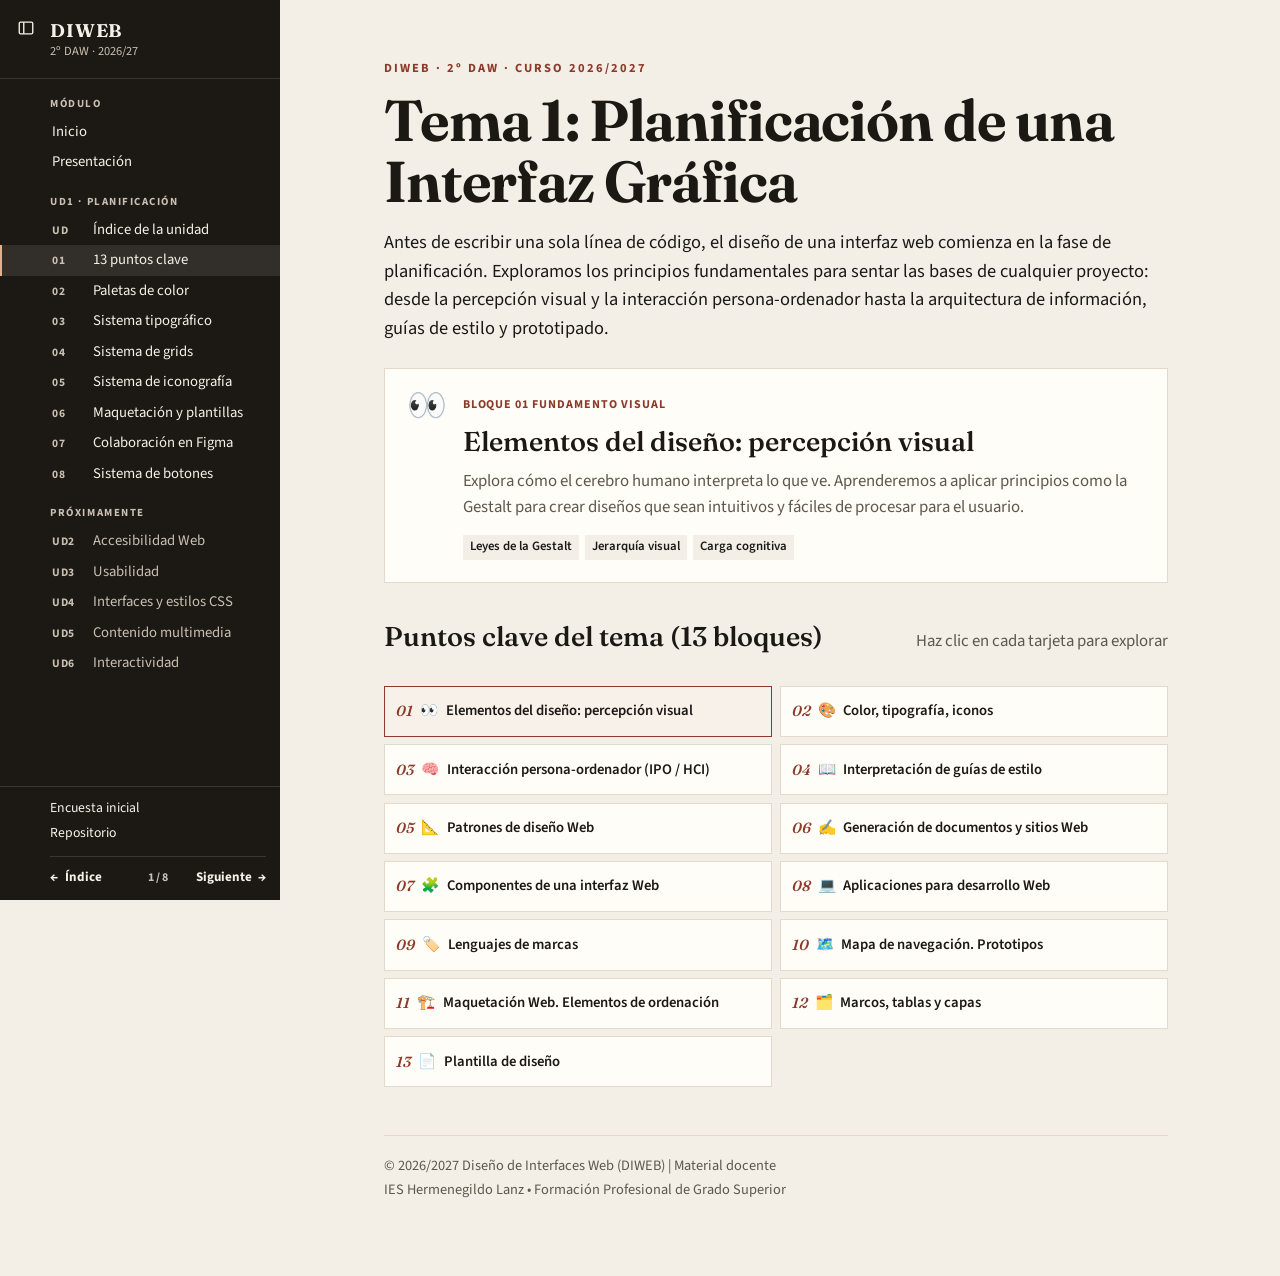
<file: UD1_Planificacion_Interfaces/infografia_interactiva.html>
<!DOCTYPE html>
<html lang="es">
<head>
    <meta charset="UTF-8">
    <meta name="viewport" content="width=device-width, initial-scale=1.0">
    <title>Tema 1: Planificación de una Interfaz Gráfica | DIWEB</title>
    <script>document.documentElement.classList.add("site");try{if(localStorage.getItem("diweb-nav")==="plegado")document.documentElement.classList.add("nav-collapsed")}catch(e){}</script>
    <link rel="stylesheet" href="../assets/site.css">
</head>
<body>
    <main class="page">
        <header class="mast">
            <p class="kicker">DIWEB · 2º DAW · Curso 2026/2027</p>
            <h1>Tema 1: Planificación de una Interfaz Gráfica</h1>
            <p class="byline">Antes de escribir una sola línea de código, el diseño de una interfaz web comienza en la fase de planificación. Exploramos los principios fundamentales para sentar las bases de cualquier proyecto: desde la percepción visual y la interacción persona-ordenador hasta la arquitectura de información, guías de estilo y prototipado.</p>
        </header>

        <article class="detail topic-detail" id="topic-details">
            <div class="detail-icon" id="topic-icon" aria-hidden="true">👀</div>
            <div>
                <span class="badge" id="topic-badge">Bloque 01</span>
                <span class="badge" id="topic-tag">Fundamento Visual</span>
                <h2 id="topic-title">Elementos del diseño: percepción visual</h2>
                <p id="topic-description">Explora cómo el cerebro humano interpreta lo que ve. Aprenderemos a aplicar principios como la Gestalt para crear diseños que sean intuitivos y fáciles de procesar para el usuario.</p>
                <div class="chips" id="topic-keys">
                    <span>Leyes de la Gestalt</span>
                    <span>Jerarquía visual</span>
                    <span>Carga cognitiva</span>
                </div>
            </div>
        </article>

        <div class="topic-head">
            <h2>Puntos clave del tema (13 bloques)</h2>
            <p class="section-note">Haz clic en cada tarjeta para explorar</p>
        </div>
        <div id="topic-grid" class="topics"></div>

        <footer class="colophon">
            <p>© 2026/2027 Diseño de Interfaces Web (DIWEB) | Material docente</p>
            <p>IES Hermenegildo Lanz • Formación Profesional de Grado Superior</p>
        </footer>
    </main>

    <script>
        const topics = [
            {
                id: 't1',
                num: '01',
                title: 'Elementos del diseño: percepción visual',
                icon: '👀',
                category: 'Fundamento Visual',
                description: 'Explora cómo el cerebro humano interpreta lo que ve. Aprenderemos a aplicar principios como la Gestalt para crear diseños que sean intuitivos y fáciles de procesar para el usuario.',
                keywords: ['Leyes de la Gestalt', 'Figura y Fondo', 'Proximidad', 'Continuidad']
            },
            {
                id: 't2',
                num: '02',
                title: 'Color, tipografía, iconos',
                icon: '🎨',
                category: 'Identidad Visual',
                description: 'Estos son los bloques de construcción visuales de cualquier interfaz. Su correcta selección no solo hace que un diseño sea atractivo, sino que también establece el tono y guía al usuario sin necesidad de palabras.',
                keywords: ['Espacios RGB/HSL/OKLCH', 'Escalas tipográficas', 'Iconografía SVG', 'Contraste WCAG']
            },
            {
                id: 't3',
                num: '03',
                title: 'Interacción persona-ordenador (IPO / HCI)',
                icon: '🧠',
                category: 'Experiencia de Usuario',
                description: 'Se enfoca en cómo las personas interactúan con las interfaces digitales. Nuestro objetivo es diseñar una interacción que sea fluida, eficiente y que cause la menor frustración y carga mental posible.',
                keywords: ['Modelos mentales', '10 Heurísticas de Nielsen', 'Affordance', 'Feedback inmediato']
            },
            {
                id: 't4',
                num: '04',
                title: 'Interpretación de guías de estilo',
                icon: '📖',
                category: 'Estandarización',
                description: 'Es el proceso de entender y aplicar un conjunto de normas visuales predefinidas. Esto asegura la coherencia de marca, el diseño sistemático y la usabilidad en un proyecto mediano o grande.',
                keywords: ['Design Systems', 'Design Tokens', 'Manual de marca', 'Consistencia visual']
            },
            {
                id: 't5',
                num: '05',
                title: 'Patrones de diseño Web',
                icon: '📐',
                category: 'Arquitectura UI',
                description: 'Son soluciones probadas y reutilizables para problemas de diseño comunes. Por ejemplo, el patrón de barra de navegación responsive, el formulario en pasos o el panel modal accesible.',
                keywords: ['UI Patterns', 'Navegación off-canvas', 'Form wizard', 'Breadcrumbs']
            },
            {
                id: 't6',
                num: '06',
                title: 'Generación de documentos y sitios Web',
                icon: '✍️',
                category: 'Flujo de Trabajo',
                description: 'El proceso de concebir y estructurar el contenido de un sitio web, transitando ordenadamente desde la investigación inicial y los bocetos hasta la especificación técnica de entrega.',
                keywords: ['Briefing', 'User flow', 'Handoff diseño-desarrollo', 'Especificación técnica']
            },
            {
                id: 't7',
                num: '07',
                title: 'Componentes de una interfaz Web',
                icon: '🧩',
                category: 'Componentización',
                description: 'Las partes individuales reutilizables que forman una interfaz: botones, campos de formulario, tarjetas de contenido, menús desplegables, barras de progreso y modales.',
                keywords: ['Atomic Design', 'Átomos y Moléculas', 'Estados (Hover, Active, Focus)', 'Variantes']
            },
            {
                id: 't8',
                num: '08',
                title: 'Aplicaciones para desarrollo Web',
                icon: '💻',
                category: 'Tooling',
                description: 'Herramientas y programas que utilizamos para diseñar, prototipar y codificar interfaces: Figma y Penpot para UI/UX, VS Code, extensiones clave y DevTools del navegador.',
                keywords: ['Figma', 'Penpot (Open Source)', 'VS Code', 'Chrome/Firefox DevTools']
            },
            {
                id: 't9',
                num: '09',
                title: 'Lenguajes de marcas',
                icon: '🏷️',
                category: 'Código Base',
                description: 'La base técnica de la web moderna. HTML5 se utiliza para dar estructura semántica y significado accesible al contenido, mientras que CSS3 aporta maquetación, estilo y dinamismo.',
                keywords: ['HTML5 Semántico', 'CSS3 Moderno', 'Accesibilidad nativa', 'Separación estructura/estilo']
            },
            {
                id: 't10',
                num: '10',
                title: 'Mapa de navegación. Prototipos',
                icon: '🗺️',
                category: 'Prototipado',
                description: 'El mapa de navegación define la arquitectura y jerarquía de páginas. Los prototipos (baja y alta fidelidad) son maquetas interactivas para validar la experiencia antes de programar.',
                keywords: ['Arquitectura de Información', 'Sitemaps', 'Wireframes Lo-Fi', 'Prototipos Hi-Fi']
            },
            {
                id: 't11',
                num: '11',
                title: 'Maquetación Web. Elementos de ordenación',
                icon: '🏗️',
                category: 'Composición',
                description: 'Cómo organizar visualmente los elementos en la página. Aborda la jerarquía visual, el equilibrio compositivo, la alineación métrica y el uso estratégico del espacio en blanco (whitespace).',
                keywords: ['Jerarquía visual', 'Ritmo vertical', 'Espacio en blanco', 'Regla de tercios']
            },
            {
                id: 't12',
                num: '12',
                title: 'Marcos, tablas y capas',
                icon: '🗂️',
                category: 'Evolución Técnica',
                description: 'Evolución histórica de los métodos de estructura web: desde los marcos (framesets) y tablas HTML de los años 90 hasta las cajas flotantes y el estándar actual: Flexbox y CSS Grid.',
                keywords: ['Framesets históricos', 'Table layout', 'Float clearing', 'Flexbox & CSS Grid']
            },
            {
                id: 't13',
                num: '13',
                title: 'Plantilla de diseño',
                icon: '📄',
                category: 'Sistemas de Plantillas',
                description: 'Estructuras maestras predefinidas que se usan para crear múltiples páginas con un diseño y comportamiento coherentes, asegurando uniformidad visual y reduciendo tiempo de desarrollo.',
                keywords: ['Master Layouts', 'Slots y Componentes', 'Herencia de plantillas', 'Sistemas modulares']
            }
        ];

        const grid = document.getElementById('topic-grid');
        const detailIcon = document.getElementById('topic-icon');
        const detailBadge = document.getElementById('topic-badge');
        const detailTag = document.getElementById('topic-tag');
        const detailTitle = document.getElementById('topic-title');
        const detailDesc = document.getElementById('topic-description');
        const detailKeys = document.getElementById('topic-keys');

        function renderGrid() {
            grid.innerHTML = topics.map((topic, index) => `
                <button type="button" data-id="${topic.id}" class="topic${index === 0 ? ' is-current' : ''}" aria-label="${topic.title}">
                    <span class="topic-num">${topic.num}</span>
                    <span aria-hidden="true">${topic.icon}</span>
                    <span>${topic.title}</span>
                </button>
            `).join('');

            grid.querySelectorAll('.topic').forEach(card => {
                const selectCard = () => {
                    const topic = topics.find(t => t.id === card.getAttribute('data-id'));
                    if (!topic) return;

                    grid.querySelectorAll('.topic').forEach(c => c.classList.remove('is-current'));
                    card.classList.add('is-current');

                    detailIcon.textContent = topic.icon;
                    detailBadge.textContent = `Bloque ${topic.num}`;
                    detailTag.textContent = topic.category;
                    detailTitle.textContent = topic.title;
                    detailDesc.textContent = topic.description;
                    detailKeys.innerHTML = topic.keywords.map(k => `<span>${k}</span>`).join('');

                    document.getElementById('topic-details').scrollIntoView({ behavior: 'smooth', block: 'nearest' });
                };

                card.addEventListener('click', selectCard);
                card.addEventListener('keydown', (e) => {
                    if (e.key === 'Enter' || e.key === ' ') {
                        e.preventDefault();
                        selectCard();
                    }
                });
            });
        }

        document.addEventListener('DOMContentLoaded', renderGrid);
    </script>
    <script src="../assets/nav.js"></script>
</body>
</html>
</file>
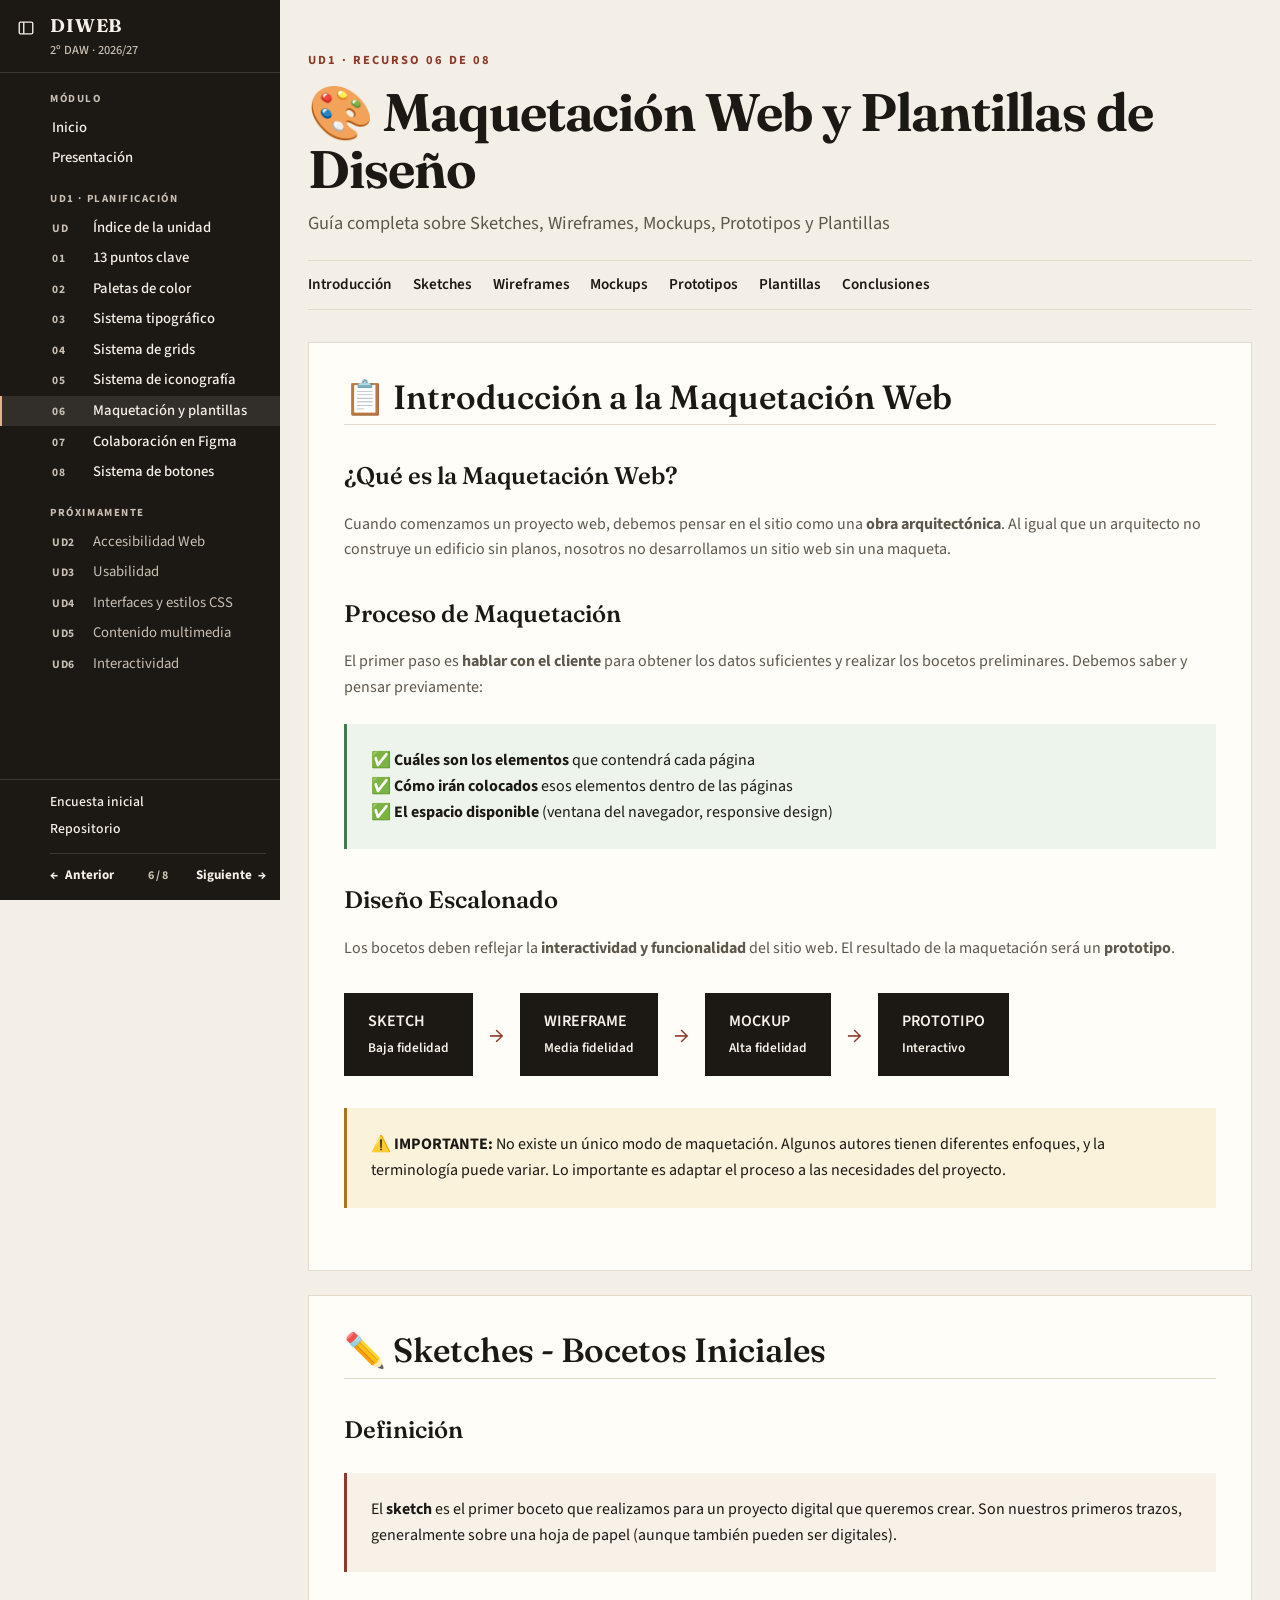
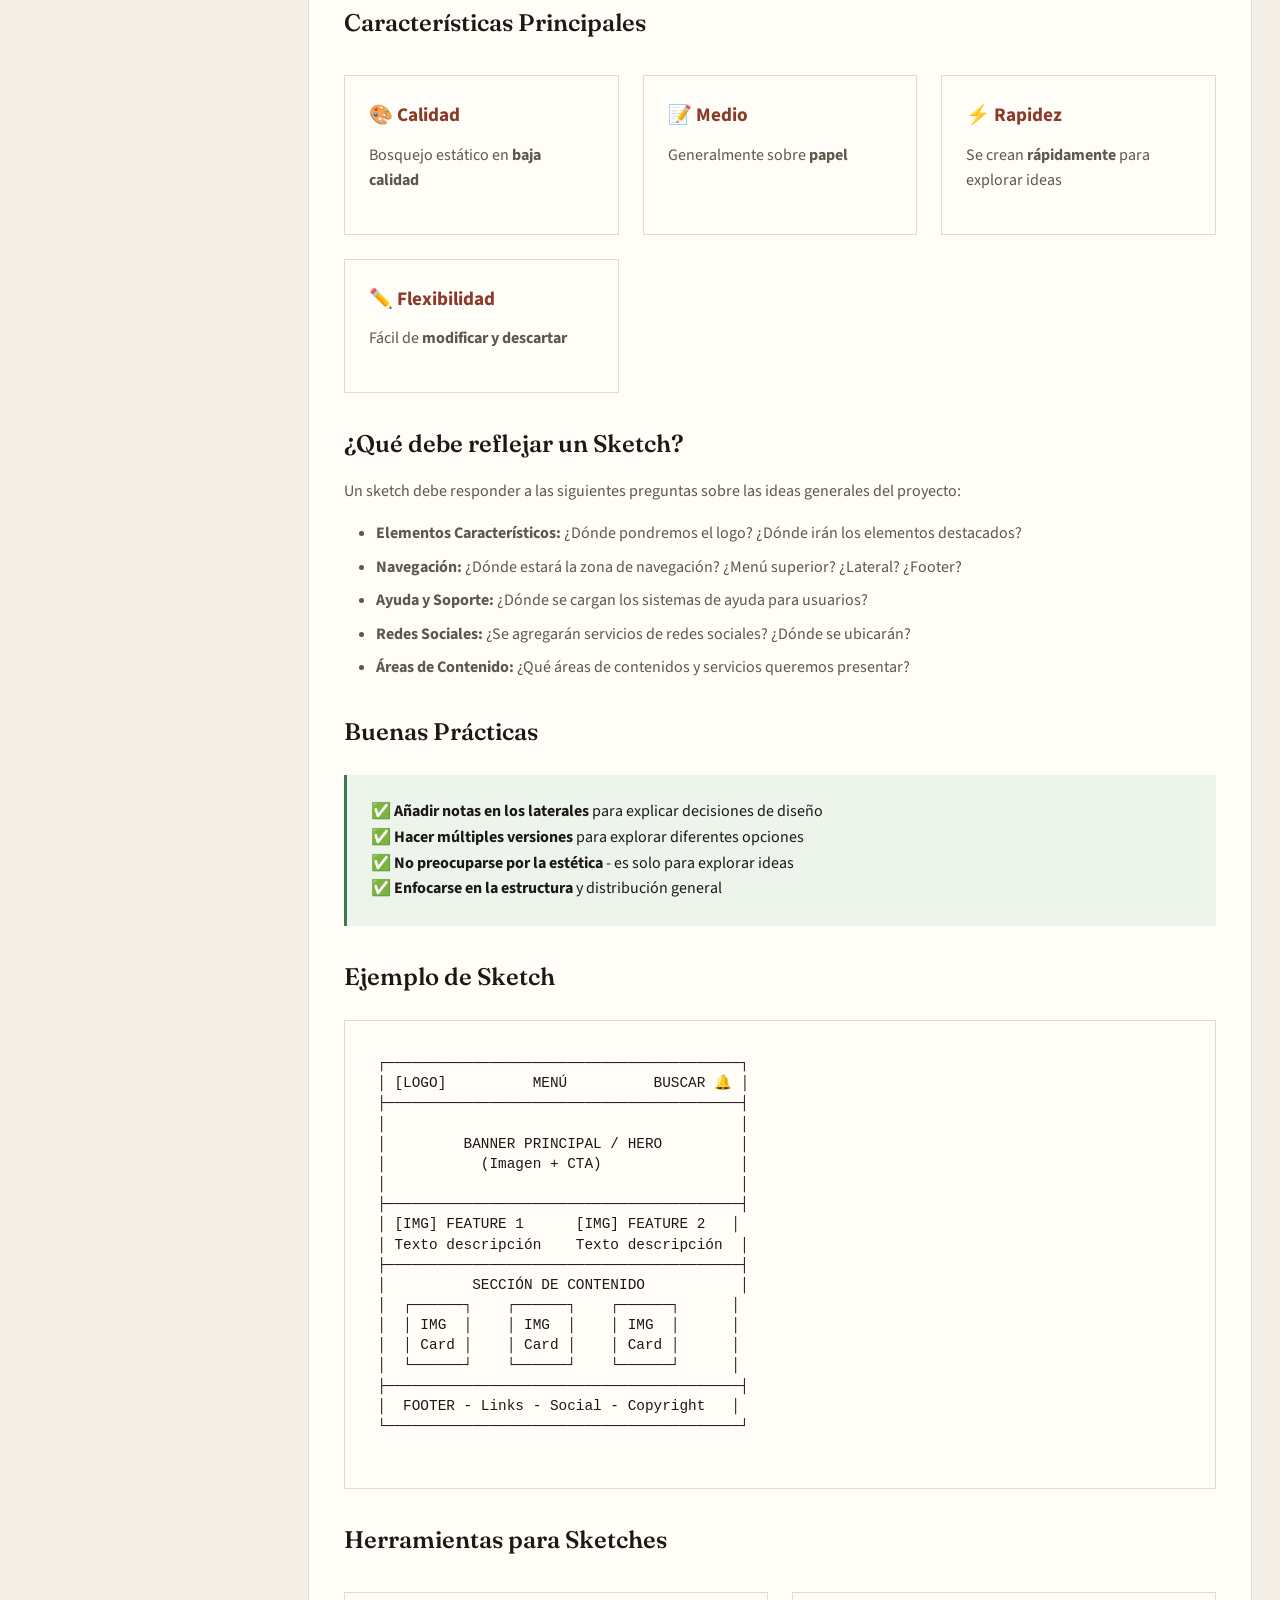
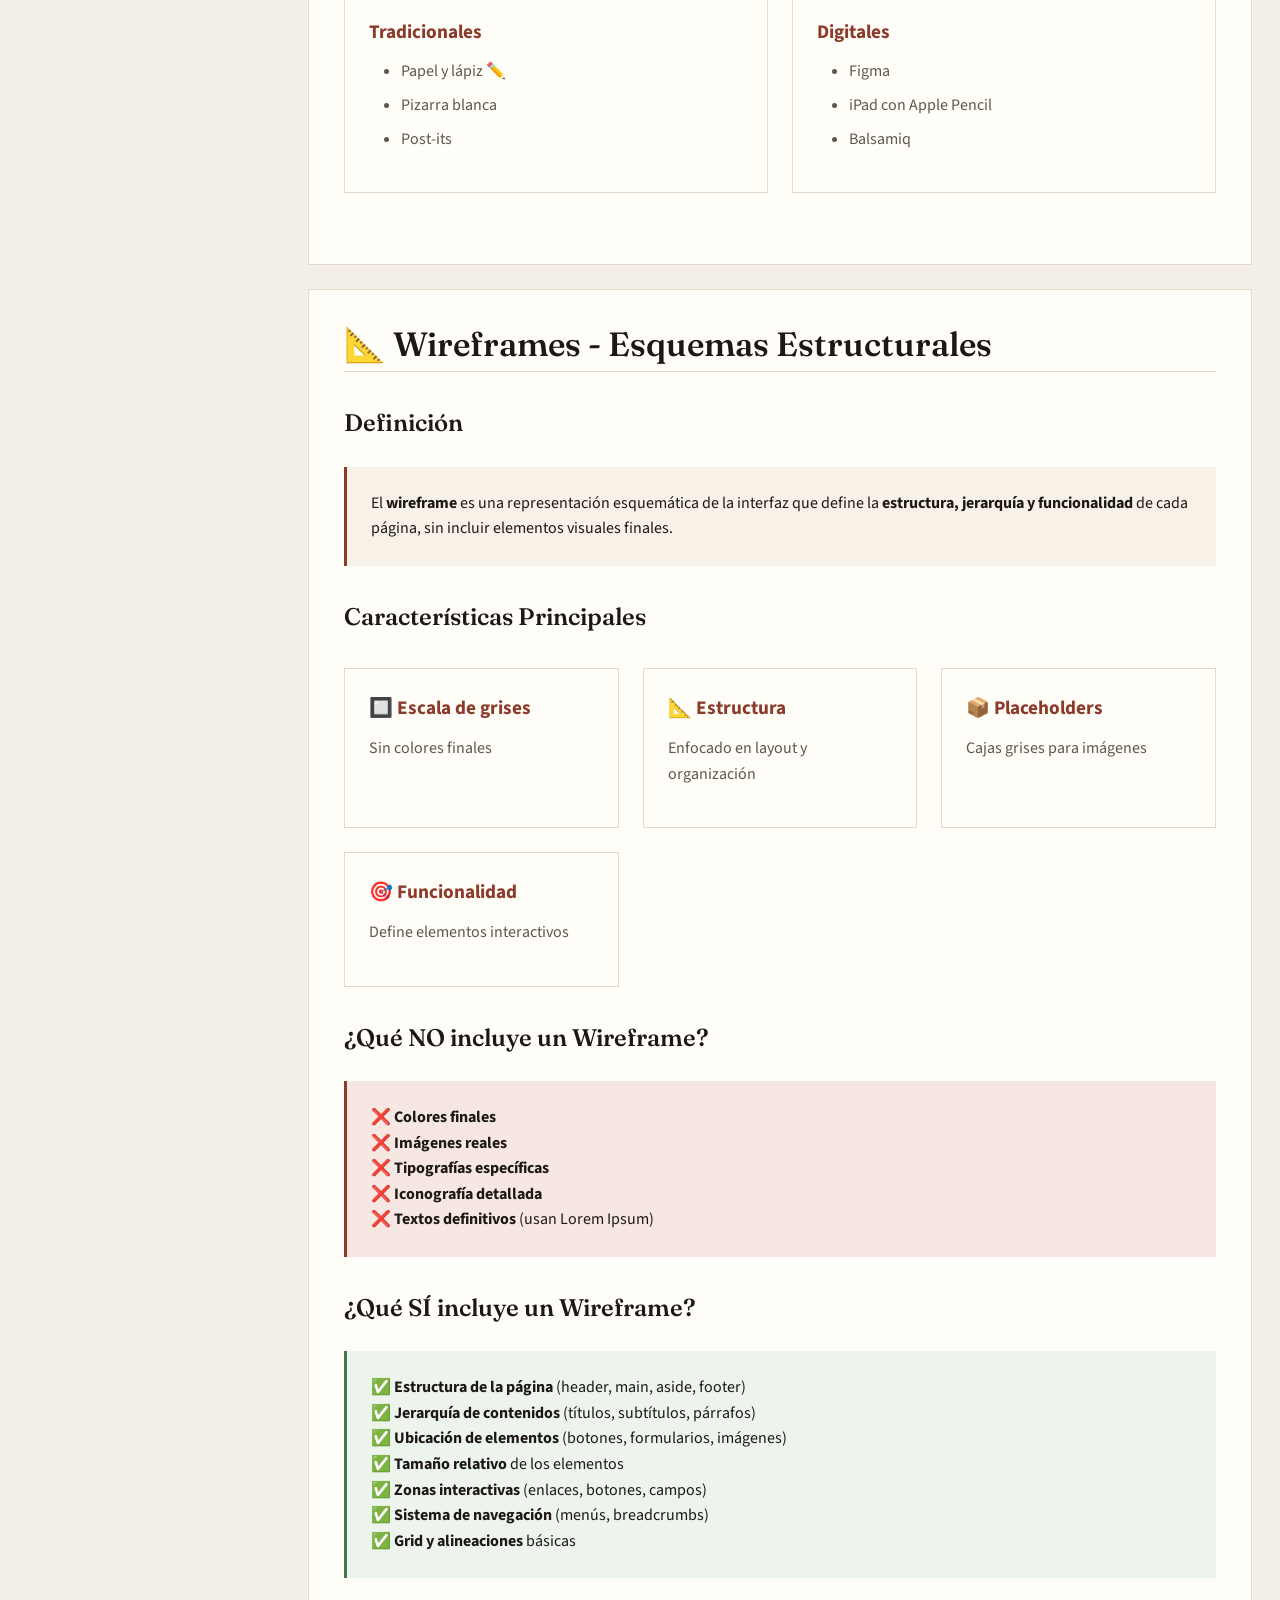
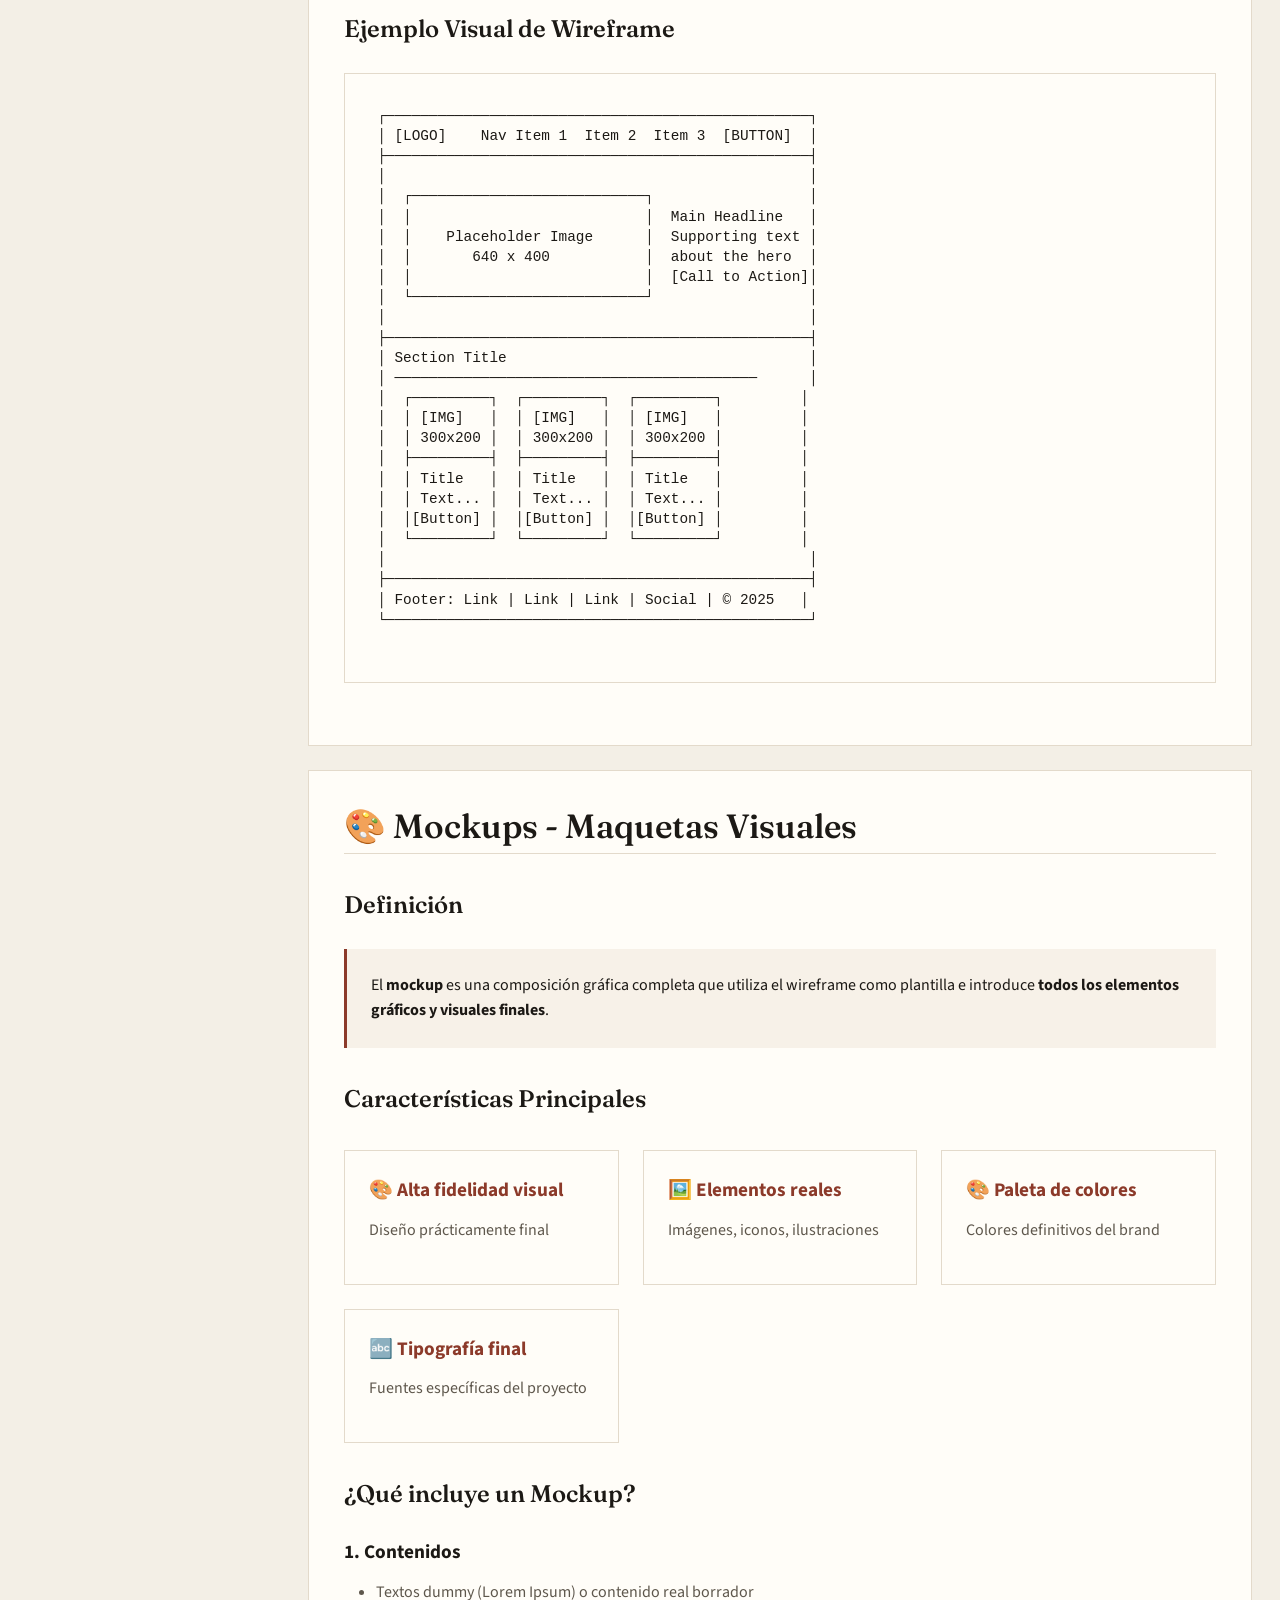
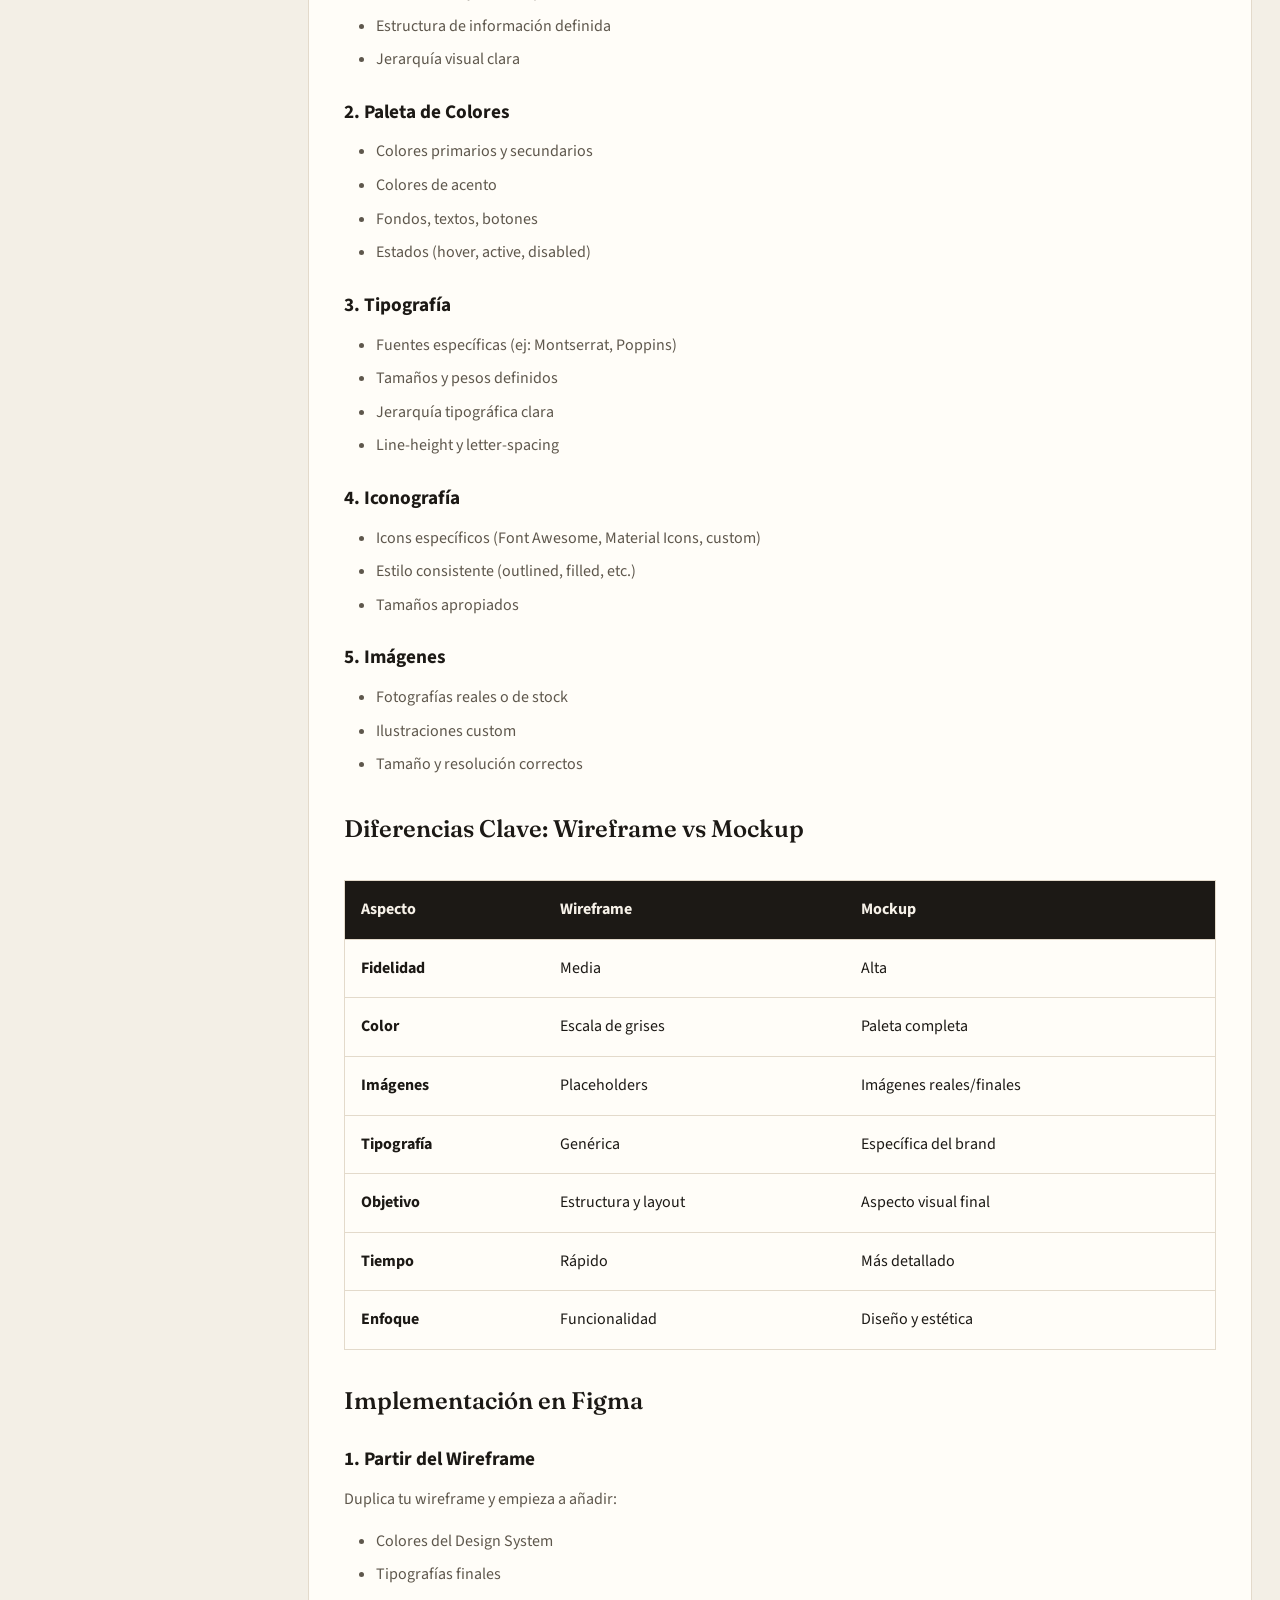
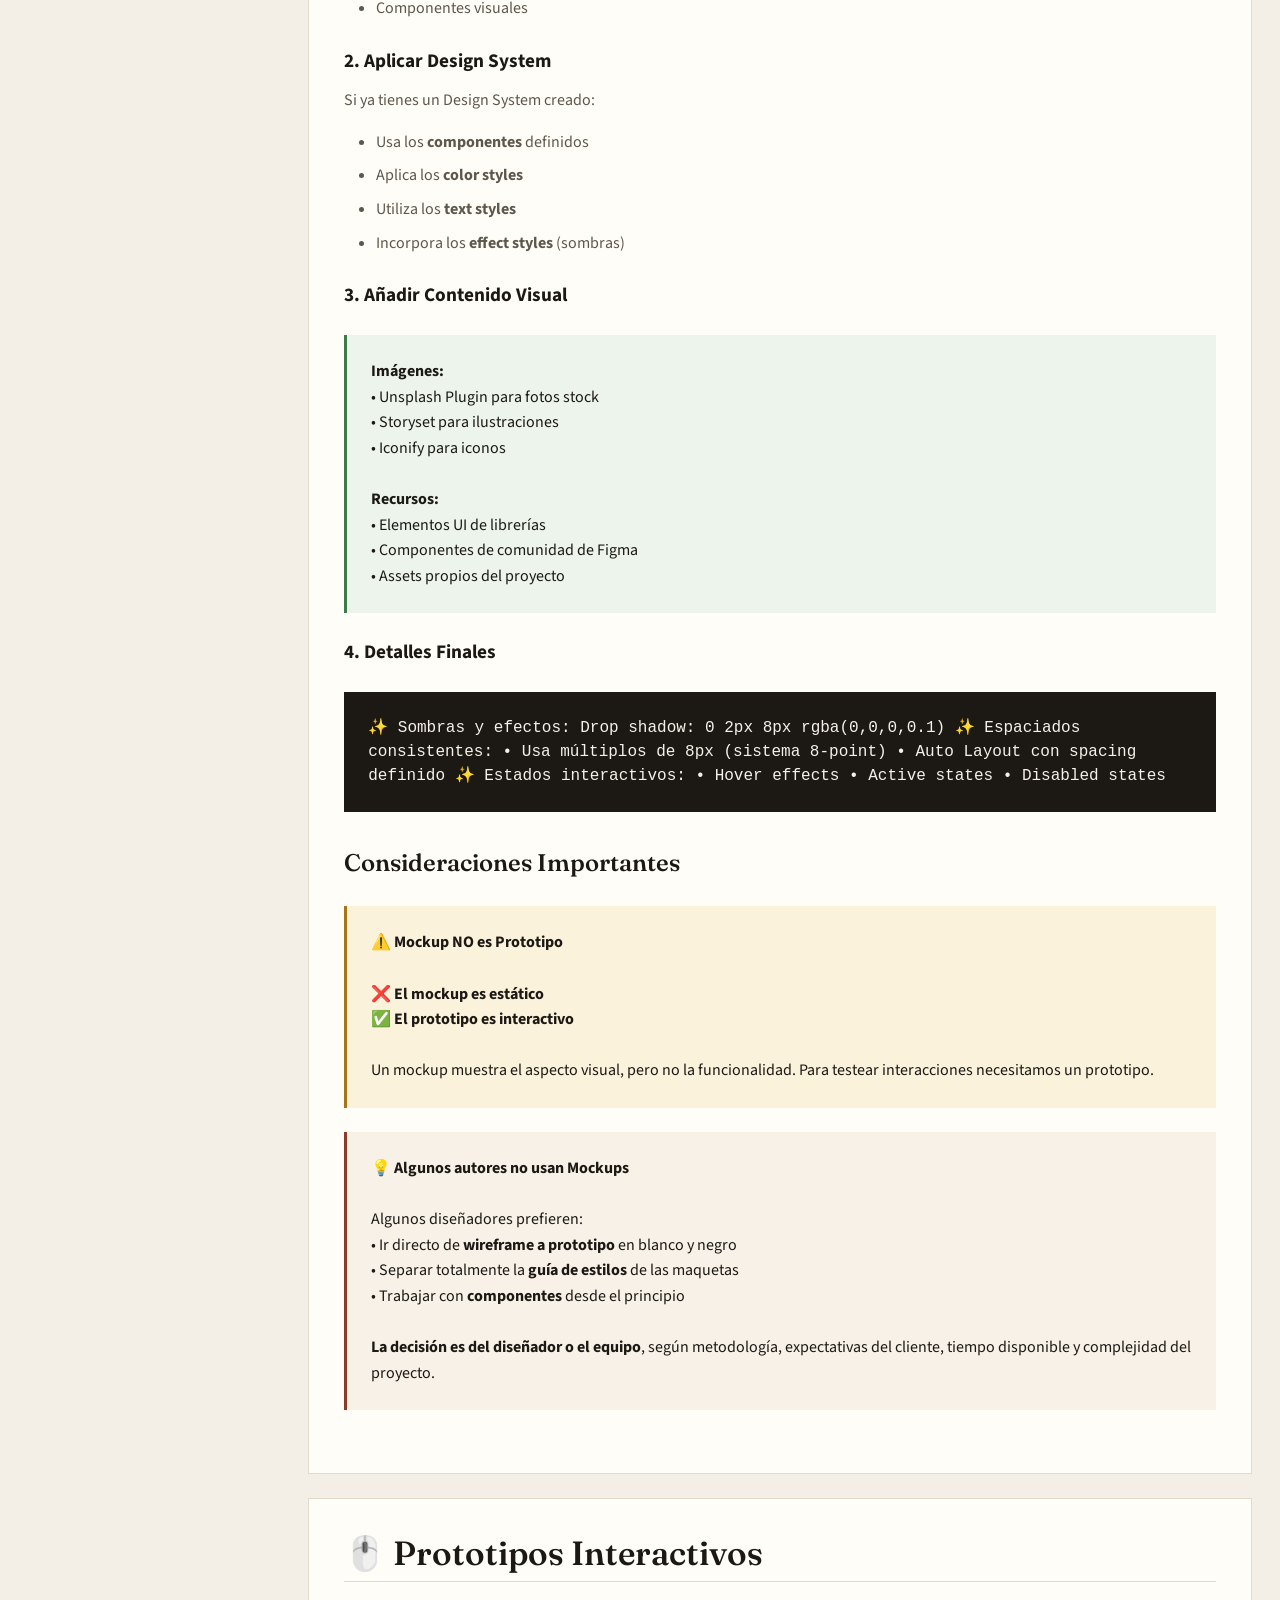
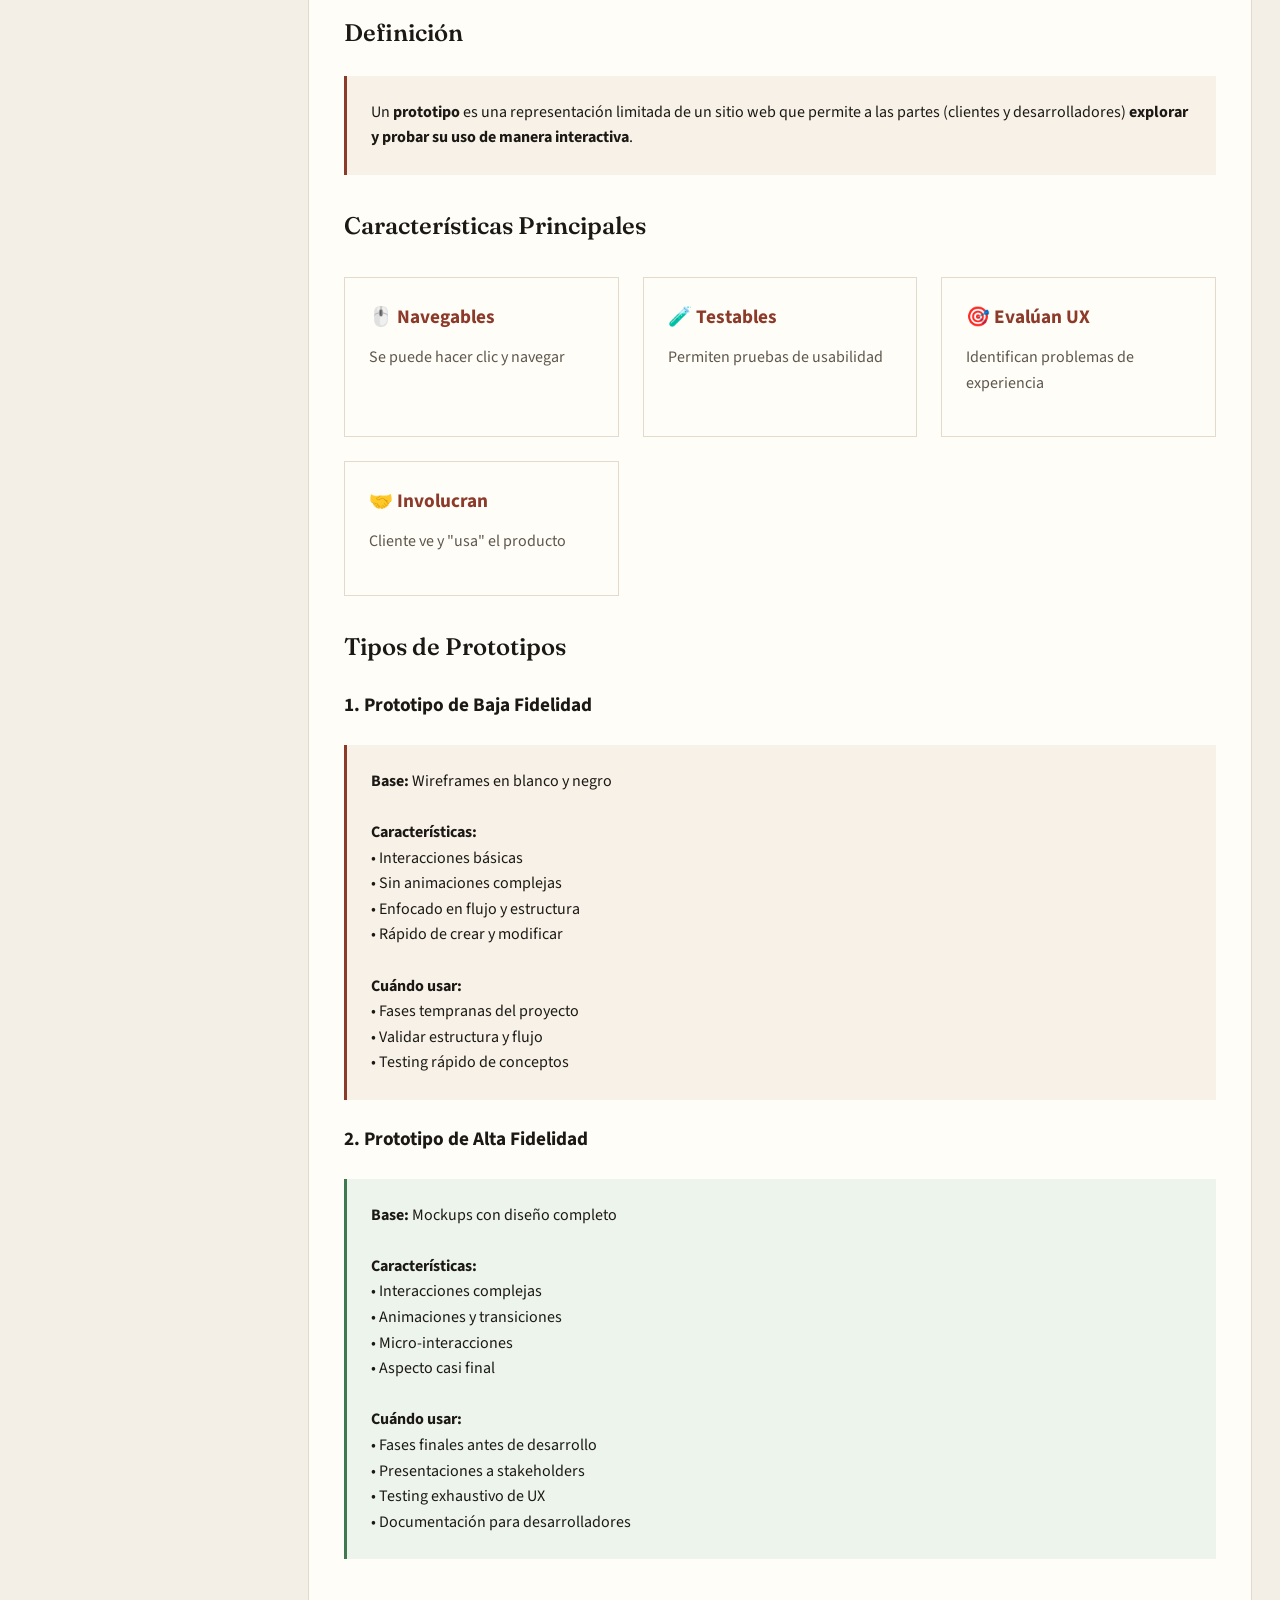
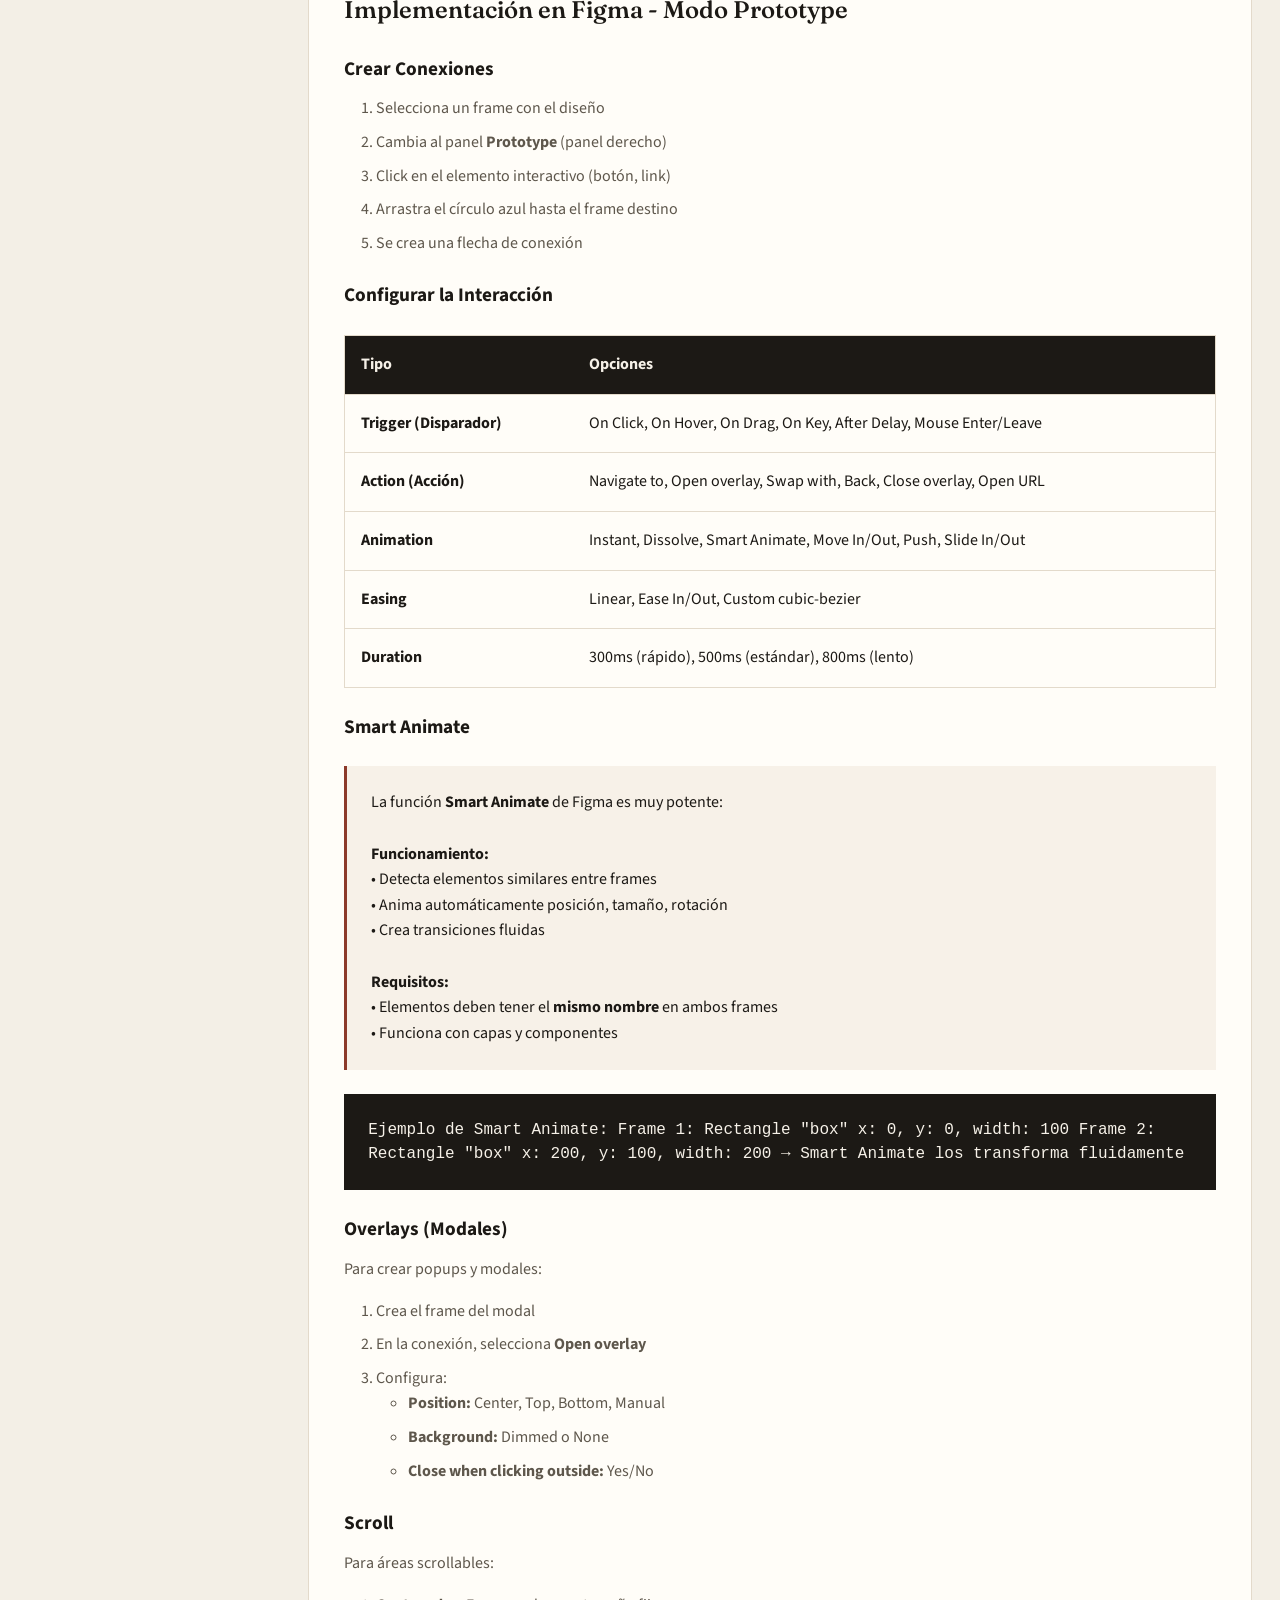
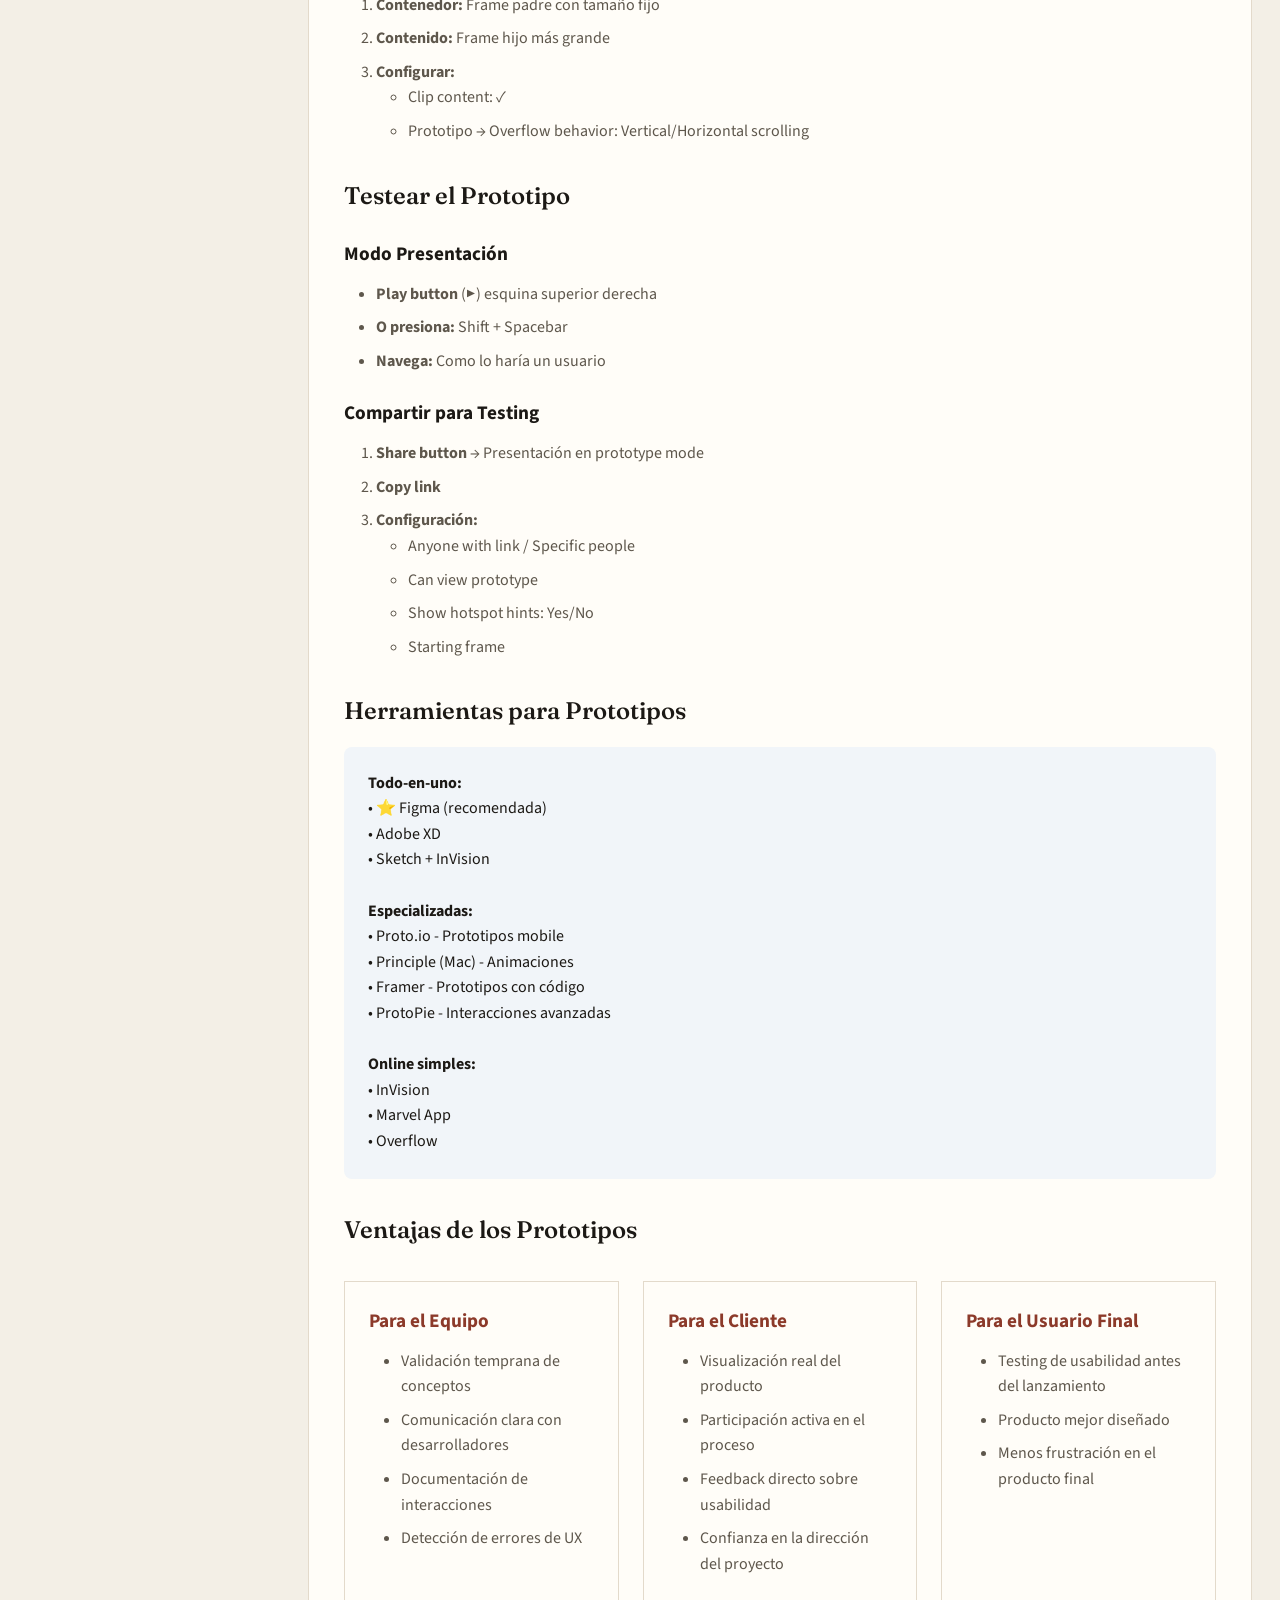
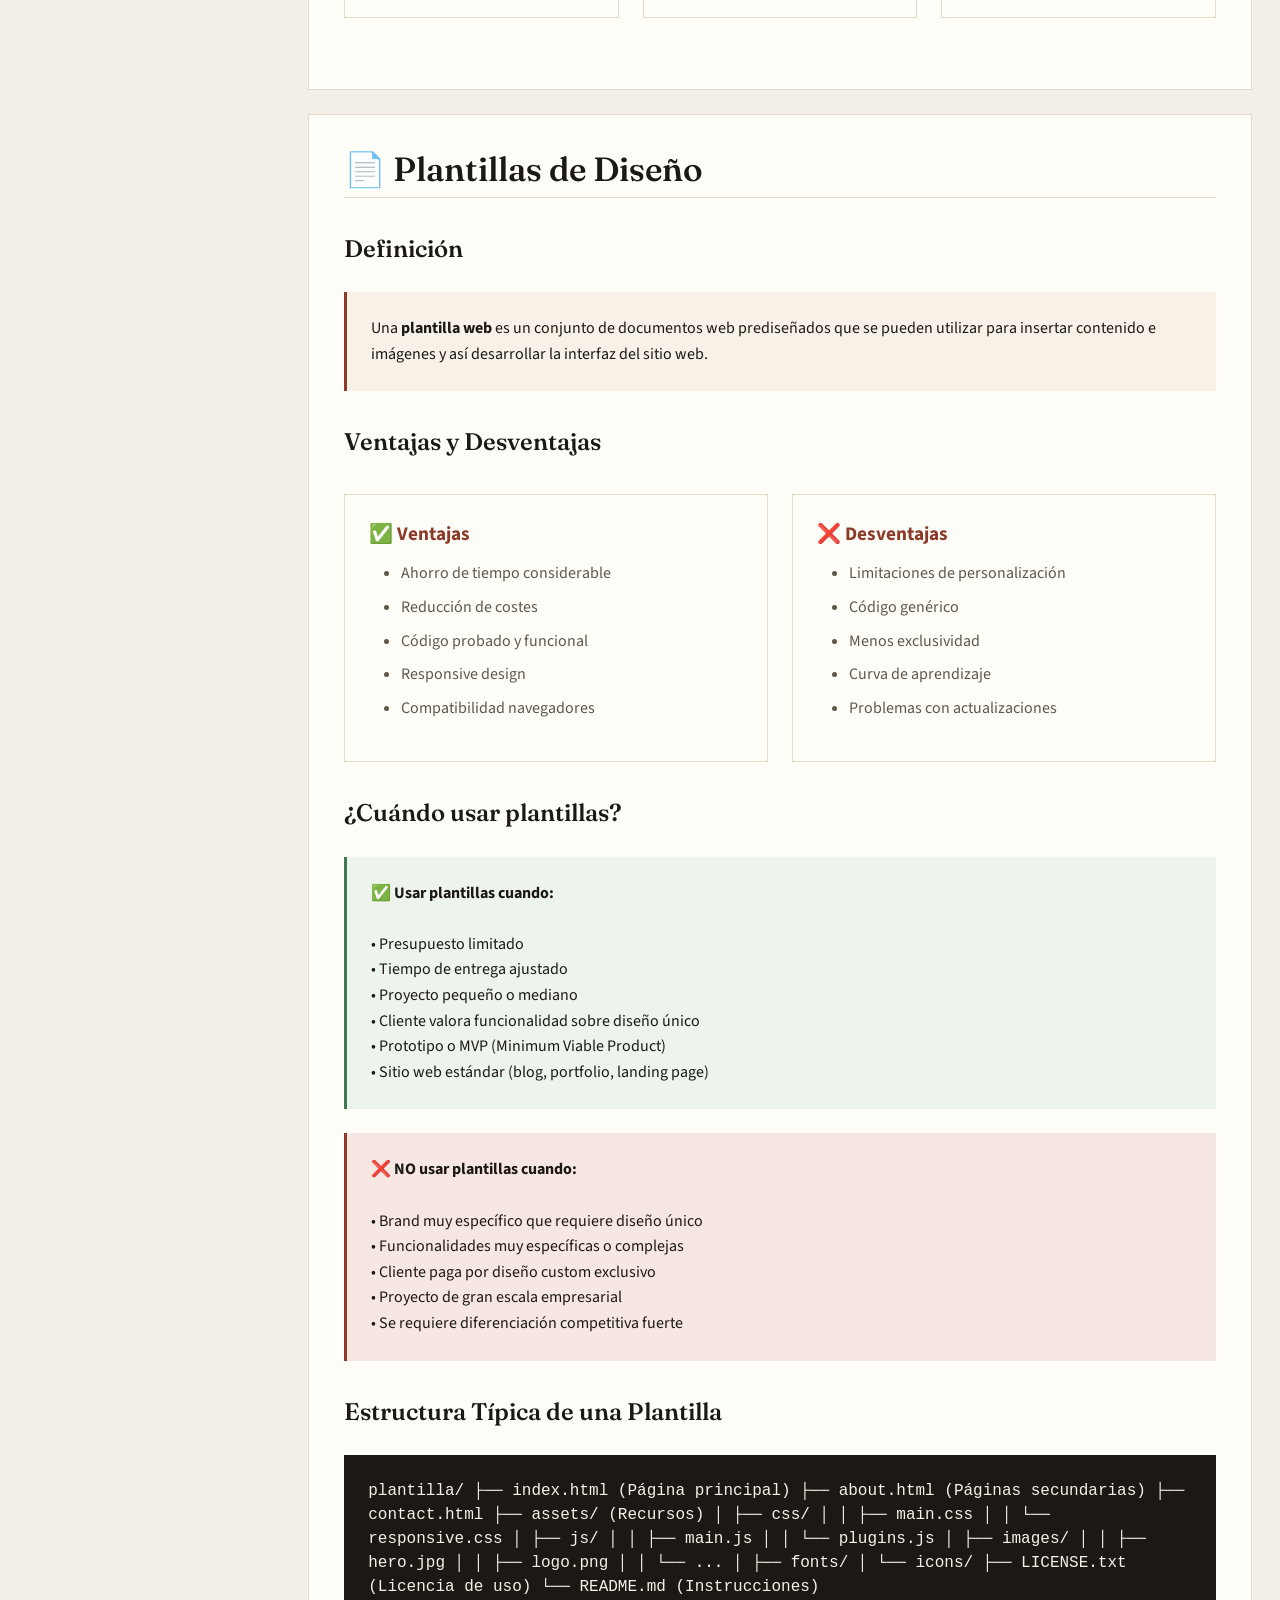
<file: UD1_Planificacion_Interfaces/maquetacion_plantillas.html>
<!doctype html>
<html lang="es">
  <head>
<script>document.documentElement.classList.add("site", "leccion", "l-maquetacion", "leccion-sans");try{if(localStorage.getItem("diweb-nav")==="plegado")document.documentElement.classList.add("nav-collapsed")}catch(e){}</script>
<link rel="stylesheet" href="../assets/site.css">

    <meta charset="UTF-8" />
    <meta name="viewport" content="width=device-width, initial-scale=1.0" />
    <title>Maquetación Web y Plantillas de Diseño</title>
    <style>
      * {
        margin: 0;
        padding: 0;
        box-sizing: border-box;
      }

      :root {
        --primary-color: #2563eb;
        --secondary-color: #7c3aed;
        --accent-color: #f59e0b;
        --success-color: #10b981;
        --warning-color: #f59e0b;
        --danger-color: #ef4444;
        --dark: #1e293b;
        --gray: #64748b;
        --light-gray: #f1f5f9;
        --border: #e2e8f0;
      }

      html {
        scroll-behavior: smooth;
      }

      body {
        font-family: "Segoe UI", Tahoma, Geneva, Verdana, sans-serif;
        line-height: 1.6;
        color: var(--dark);
        background: linear-gradient(135deg, #667eea 0%, #764ba2 100%);
        min-height: 100vh;
      }

      .container {
        max-width: 1200px;
        margin: 0 auto;
        background: white;
        box-shadow: 0 20px 60px rgba(0, 0, 0, 0.3);
      }

      header {
        background: linear-gradient(
          135deg,
          var(--primary-color) 0%,
          var(--secondary-color) 100%
        );
        color: white;
        padding: 3rem 2rem;
        text-align: center;
      }

      header h1 {
        font-size: 2.5rem;
        margin-bottom: 0.5rem;
        text-shadow: 2px 2px 4px rgba(0, 0, 0, 0.2);
      }

      header p {
        font-size: 1.1rem;
        color: white;
        opacity: 0.95;
      }

      nav {
        background: var(--dark);
        padding: 1rem 2rem;
        position: sticky;
        top: 0;
        z-index: 100;
        box-shadow: 0 2px 10px rgba(0, 0, 0, 0.1);
      }

      nav ul {
        list-style: none;
        display: flex;
        flex-wrap: wrap;
        gap: 2rem;
        justify-content: center;
      }

      nav a {
        color: white;
        text-decoration: none;
        font-weight: 500;
        transition: color 0.3s;
      }

      nav a:hover {
        color: var(--accent-color);
      }

      main {
        padding: 3rem 2rem;
      }

      section {
        margin-bottom: 4rem;
        scroll-margin-top: 80px;
      }

      h2 {
        color: var(--primary-color);
        font-size: 2rem;
        margin-bottom: 1rem;
        padding-bottom: 0.5rem;
        border-bottom: 3px solid var(--primary-color);
      }

      h3 {
        color: var(--secondary-color);
        font-size: 1.5rem;
        margin-top: 2rem;
        margin-bottom: 1rem;
      }

      h4 {
        color: var(--dark);
        font-size: 1.2rem;
        margin-top: 1.5rem;
        margin-bottom: 0.75rem;
      }

      p {
        margin-bottom: 1rem;
        color: var(--gray);
      }

      .info-box {
        background: var(--light-gray);
        border-left: 4px solid var(--primary-color);
        padding: 1.5rem;
        margin: 1.5rem 0;
        border-radius: 0 8px 8px 0;
      }

      .warning-box {
        background: #fef3c7;
        border-left: 4px solid var(--warning-color);
        padding: 1.5rem;
        margin: 1.5rem 0;
        border-radius: 0 8px 8px 0;
      }

      .success-box {
        background: #d1fae5;
        border-left: 4px solid var(--success-color);
        padding: 1.5rem;
        margin: 1.5rem 0;
        border-radius: 0 8px 8px 0;
      }

      .danger-box {
        background: #fee2e2;
        border-left: 4px solid var(--danger-color);
        padding: 1.5rem;
        margin: 1.5rem 0;
        border-radius: 0 8px 8px 0;
      }

      .code-block {
        background: #1e293b;
        color: #e2e8f0;
        padding: 1.5rem;
        border-radius: 8px;
        overflow-x: auto;
        margin: 1.5rem 0;
        font-family: "Courier New", monospace;
        line-height: 1.5;
      }

      .diagram-box {
        background: white;
        border: 2px solid var(--border);
        padding: 2rem;
        border-radius: 8px;
        margin: 1.5rem 0;
        font-family: monospace;
        overflow-x: auto;
        white-space: pre;
        font-size: 0.9rem;
        line-height: 1.4;
      }

      table {
        width: 100%;
        border-collapse: collapse;
        margin: 1.5rem 0;
        box-shadow: 0 2px 8px rgba(0, 0, 0, 0.1);
      }

      table thead {
        background: linear-gradient(
          135deg,
          var(--primary-color) 0%,
          var(--secondary-color) 100%
        );
        color: white;
      }

      table th,
      table td {
        padding: 1rem;
        text-align: left;
        border-bottom: 1px solid var(--border);
      }

      table tbody tr:hover {
        background: var(--light-gray);
      }

      ul,
      ol {
        margin-left: 2rem;
        margin-bottom: 1rem;
      }

      ul li,
      ol li {
        margin-bottom: 0.5rem;
        color: var(--gray);
      }

      .feature-grid {
        display: grid;
        grid-template-columns: repeat(auto-fit, minmax(250px, 1fr));
        gap: 1.5rem;
        margin: 2rem 0;
      }

      .feature-card {
        background: white;
        border: 2px solid var(--border);
        border-radius: 8px;
        padding: 1.5rem;
        transition:
          transform 0.3s,
          box-shadow 0.3s;
      }

      .feature-card:hover {
        transform: translateY(-5px);
        box-shadow: 0 10px 20px rgba(0, 0, 0, 0.1);
      }

      .feature-card h4 {
        margin-top: 0;
        color: var(--primary-color);
      }

      .badge {
        display: inline-block;
        padding: 0.25rem 0.75rem;
        border-radius: 20px;
        font-size: 0.85rem;
        font-weight: 600;
        margin-right: 0.5rem;
      }

      .badge-success {
        background: var(--success-color);
        color: white;
      }

      .badge-warning {
        background: var(--warning-color);
        color: white;
      }

      .badge-danger {
        background: var(--danger-color);
        color: white;
      }

      .badge-info {
        background: var(--primary-color);
        color: white;
      }

      .comparison-table {
        margin: 2rem 0;
      }

      .process-flow {
        display: flex;
        align-items: center;
        gap: 1rem;
        margin: 2rem 0;
        flex-wrap: wrap;
      }

      .process-step {
        background: linear-gradient(
          135deg,
          var(--primary-color) 0%,
          var(--secondary-color) 100%
        );
        color: white;
        padding: 1rem 1.5rem;
        border-radius: 8px;
        font-weight: 600;
        box-shadow: 0 4px 6px rgba(0, 0, 0, 0.1);
      }

      .process-arrow {
        font-size: 1.5rem;
        color: var(--gray);
      }

      footer {
        background: var(--dark);
        color: white;
        text-align: center;
        padding: 2rem;
      }

      @media (max-width: 768px) {
        header h1 {
          font-size: 1.8rem;
        }

        nav ul {
          flex-direction: column;
          gap: 0.5rem;
        }

        main {
          padding: 2rem 1rem;
        }

        .process-flow {
          flex-direction: column;
        }

        .process-arrow {
          transform: rotate(90deg);
        }
      }

      .emoji {
        font-size: 1.5rem;
        margin-right: 0.5rem;
      }

      .checklist {
        list-style: none;
        margin-left: 0;
      }

      .checklist li::before {
        content: "☐ ";
        color: var(--primary-color);
        font-size: 1.2rem;
        margin-right: 0.5rem;
      }

      .resources-list {
        background: var(--light-gray);
        padding: 1.5rem;
        border-radius: 8px;
        margin: 1rem 0;
      }

      .resources-list a {
        color: var(--primary-color);
        text-decoration: none;
        font-weight: 500;
      }

      .resources-list a:hover {
        text-decoration: underline;
      }

      .stars {
        color: var(--accent-color);
      }
    </style>
  <link rel="stylesheet" href="../assets/lesson.css">
</head>
  <body>
<div class="container">
      <header>
        <h1>🎨 Maquetación Web y Plantillas de Diseño</h1>
        <p>
          Guía completa sobre Sketches, Wireframes, Mockups, Prototipos y
          Plantillas
        </p>
      </header>

      <nav>
        <ul>
          <li>
            <a href="javascript:void(0)" data-target="introduccion"
              >Introducción</a
            >
          </li>
          <li>
            <a href="javascript:void(0)" data-target="sketches">Sketches</a>
          </li>
          <li>
            <a href="javascript:void(0)" data-target="wireframes">Wireframes</a>
          </li>
          <li>
            <a href="javascript:void(0)" data-target="mockups">Mockups</a>
          </li>
          <li>
            <a href="javascript:void(0)" data-target="prototipos">Prototipos</a>
          </li>
          <li>
            <a href="javascript:void(0)" data-target="plantillas">Plantillas</a>
          </li>
          <li>
            <a href="javascript:void(0)" data-target="conclusiones"
              >Conclusiones</a
            >
          </li>
        </ul>
      </nav>

      <main>
        <!-- INTRODUCCIÓN -->
        <section id="introduccion">
          <h2>📋 Introducción a la Maquetación Web</h2>

          <h3>¿Qué es la Maquetación Web?</h3>
          <p>
            Cuando comenzamos un proyecto web, debemos pensar en el sitio como
            una <strong>obra arquitectónica</strong>. Al igual que un arquitecto
            no construye un edificio sin planos, nosotros no desarrollamos un
            sitio web sin una maqueta.
          </p>

          <h3>Proceso de Maquetación</h3>
          <p>
            El primer paso es <strong>hablar con el cliente</strong> para
            obtener los datos suficientes y realizar los bocetos preliminares.
            Debemos saber y pensar previamente:
          </p>

          <div class="success-box">
            <strong>✅ Cuáles son los elementos</strong> que contendrá cada
            página<br />
            <strong>✅ Cómo irán colocados</strong> esos elementos dentro de las
            páginas<br />
            <strong>✅ El espacio disponible</strong> (ventana del navegador,
            responsive design)
          </div>

          <h3>Diseño Escalonado</h3>
          <p>
            Los bocetos deben reflejar la
            <strong>interactividad y funcionalidad</strong> del sitio web. El
            resultado de la maquetación será un <strong>prototipo</strong>.
          </p>

          <div class="process-flow">
            <div class="process-step">
              SKETCH<br /><small>Baja fidelidad</small>
            </div>
            <div class="process-arrow">→</div>
            <div class="process-step">
              WIREFRAME<br /><small>Media fidelidad</small>
            </div>
            <div class="process-arrow">→</div>
            <div class="process-step">
              MOCKUP<br /><small>Alta fidelidad</small>
            </div>
            <div class="process-arrow">→</div>
            <div class="process-step">
              PROTOTIPO<br /><small>Interactivo</small>
            </div>
          </div>

          <div class="warning-box">
            <strong>⚠️ IMPORTANTE:</strong> No existe un único modo de
            maquetación. Algunos autores tienen diferentes enfoques, y la
            terminología puede variar. Lo importante es adaptar el proceso a las
            necesidades del proyecto.
          </div>
        </section>

        <!-- SKETCHES -->
        <section id="sketches">
          <h2>✏️ Sketches - Bocetos Iniciales</h2>

          <h3>Definición</h3>
          <div class="info-box">
            El <strong>sketch</strong> es el primer boceto que realizamos para
            un proyecto digital que queremos crear. Son nuestros primeros
            trazos, generalmente sobre una hoja de papel (aunque también pueden
            ser digitales).
          </div>

          <h3>Características Principales</h3>
          <div class="feature-grid">
            <div class="feature-card">
              <h4>🎨 Calidad</h4>
              <p>Bosquejo estático en <strong>baja calidad</strong></p>
            </div>
            <div class="feature-card">
              <h4>📝 Medio</h4>
              <p>Generalmente sobre <strong>papel</strong></p>
            </div>
            <div class="feature-card">
              <h4>⚡ Rapidez</h4>
              <p>Se crean <strong>rápidamente</strong> para explorar ideas</p>
            </div>
            <div class="feature-card">
              <h4>✏️ Flexibilidad</h4>
              <p>Fácil de <strong>modificar y descartar</strong></p>
            </div>
          </div>

          <h3>¿Qué debe reflejar un Sketch?</h3>
          <p>
            Un sketch debe responder a las siguientes preguntas sobre las ideas
            generales del proyecto:
          </p>

          <ul>
            <li>
              <strong>Elementos Característicos:</strong> ¿Dónde pondremos el
              logo? ¿Dónde irán los elementos destacados?
            </li>
            <li>
              <strong>Navegación:</strong> ¿Dónde estará la zona de navegación?
              ¿Menú superior? ¿Lateral? ¿Footer?
            </li>
            <li>
              <strong>Ayuda y Soporte:</strong> ¿Dónde se cargan los sistemas de
              ayuda para usuarios?
            </li>
            <li>
              <strong>Redes Sociales:</strong> ¿Se agregarán servicios de redes
              sociales? ¿Dónde se ubicarán?
            </li>
            <li>
              <strong>Áreas de Contenido:</strong> ¿Qué áreas de contenidos y
              servicios queremos presentar?
            </li>
          </ul>

          <h3>Buenas Prácticas</h3>
          <div class="success-box">
            <strong>✅ Añadir notas en los laterales</strong> para explicar
            decisiones de diseño<br />
            <strong>✅ Hacer múltiples versiones</strong> para explorar
            diferentes opciones<br />
            <strong>✅ No preocuparse por la estética</strong> - es solo para
            explorar ideas<br />
            <strong>✅ Enfocarse en la estructura</strong> y distribución
            general
          </div>

          <h3>Ejemplo de Sketch</h3>
          <pre class="diagram-box">
┌─────────────────────────────────────────┐
│ [LOGO]          MENÚ          BUSCAR 🔔 │
├─────────────────────────────────────────┤
│                                         │
│         BANNER PRINCIPAL / HERO         │
│           (Imagen + CTA)                │
│                                         │
├─────────────────────────────────────────┤
│ [IMG] FEATURE 1      [IMG] FEATURE 2   │
│ Texto descripción    Texto descripción  │
├─────────────────────────────────────────┤
│          SECCIÓN DE CONTENIDO           │
│  ┌──────┐    ┌──────┐    ┌──────┐      │
│  │ IMG  │    │ IMG  │    │ IMG  │      │
│  │ Card │    │ Card │    │ Card │      │
│  └──────┘    └──────┘    └──────┘      │
├─────────────────────────────────────────┤
│  FOOTER - Links - Social - Copyright   │
└─────────────────────────────────────────┘
          </pre>

          <h3>Herramientas para Sketches</h3>
          <div class="feature-grid">
            <div class="feature-card">
              <h4>Tradicionales</h4>
              <ul>
                <li>Papel y lápiz ✏️</li>
                <li>Pizarra blanca</li>
                <li>Post-its</li>
              </ul>
            </div>
            <div class="feature-card">
              <h4>Digitales</h4>
              <ul>
                <li>Figma</li>
                <li>iPad con Apple Pencil</li>
                <li>Balsamiq</li>
              </ul>
            </div>
          </div>
        </section>

        <!-- WIREFRAMES -->
        <section id="wireframes">
          <h2>📐 Wireframes - Esquemas Estructurales</h2>

          <h3>Definición</h3>
          <div class="info-box">
            El <strong>wireframe</strong> es una representación esquemática de
            la interfaz que define la
            <strong>estructura, jerarquía y funcionalidad</strong> de cada
            página, sin incluir elementos visuales finales.
          </div>

          <h3>Características Principales</h3>
          <div class="feature-grid">
            <div class="feature-card">
              <h4>🔲 Escala de grises</h4>
              <p>Sin colores finales</p>
            </div>
            <div class="feature-card">
              <h4>📐 Estructura</h4>
              <p>Enfocado en layout y organización</p>
            </div>
            <div class="feature-card">
              <h4>📦 Placeholders</h4>
              <p>Cajas grises para imágenes</p>
            </div>
            <div class="feature-card">
              <h4>🎯 Funcionalidad</h4>
              <p>Define elementos interactivos</p>
            </div>
          </div>

          <h3>¿Qué NO incluye un Wireframe?</h3>
          <div class="danger-box">
            <strong>❌ Colores finales</strong><br />
            <strong>❌ Imágenes reales</strong><br />
            <strong>❌ Tipografías específicas</strong><br />
            <strong>❌ Iconografía detallada</strong><br />
            <strong>❌ Textos definitivos</strong> (usan Lorem Ipsum)
          </div>

          <h3>¿Qué SÍ incluye un Wireframe?</h3>
          <div class="success-box">
            <strong>✅ Estructura de la página</strong> (header, main, aside,
            footer)<br />
            <strong>✅ Jerarquía de contenidos</strong> (títulos, subtítulos,
            párrafos)<br />
            <strong>✅ Ubicación de elementos</strong> (botones, formularios,
            imágenes)<br />
            <strong>✅ Tamaño relativo</strong> de los elementos<br />
            <strong>✅ Zonas interactivas</strong> (enlaces, botones, campos)<br />
            <strong>✅ Sistema de navegación</strong> (menús, breadcrumbs)<br />
            <strong>✅ Grid y alineaciones</strong> básicas
          </div>

          <h3>Ejemplo Visual de Wireframe</h3>
          <pre class="diagram-box">
┌─────────────────────────────────────────────────┐
│ [LOGO]    Nav Item 1  Item 2  Item 3  [BUTTON]  │
├─────────────────────────────────────────────────┤
│                                                 │
│  ┌───────────────────────────┐                  │
│  │                           │  Main Headline   │
│  │    Placeholder Image      │  Supporting text │
│  │       640 x 400           │  about the hero  │
│  │                           │  [Call to Action]│
│  └───────────────────────────┘                  │
│                                                 │
├─────────────────────────────────────────────────┤
│ Section Title                                   │
│ ──────────────────────────────────────────      │
│  ┌─────────┐  ┌─────────┐  ┌─────────┐         │
│  │ [IMG]   │  │ [IMG]   │  │ [IMG]   │         │
│  │ 300x200 │  │ 300x200 │  │ 300x200 │         │
│  ├─────────┤  ├─────────┤  ├─────────┤         │
│  │ Title   │  │ Title   │  │ Title   │         │
│  │ Text... │  │ Text... │  │ Text... │         │
│  │[Button] │  │[Button] │  │[Button] │         │
│  └─────────┘  └─────────┘  └─────────┘         │
│                                                 │
├─────────────────────────────────────────────────┤
│ Footer: Link | Link | Link | Social | ©️ 2025   │
└─────────────────────────────────────────────────┘
          </pre>
        </section>

        <!-- MOCKUPS -->
        <section id="mockups">
          <h2>🎨 Mockups - Maquetas Visuales</h2>

          <h3>Definición</h3>
          <div class="info-box">
            El <strong>mockup</strong> es una composición gráfica completa que
            utiliza el wireframe como plantilla e introduce
            <strong>todos los elementos gráficos y visuales finales</strong>.
          </div>

          <h3>Características Principales</h3>
          <div class="feature-grid">
            <div class="feature-card">
              <h4>🎨 Alta fidelidad visual</h4>
              <p>Diseño prácticamente final</p>
            </div>
            <div class="feature-card">
              <h4>🖼️ Elementos reales</h4>
              <p>Imágenes, iconos, ilustraciones</p>
            </div>
            <div class="feature-card">
              <h4>🎨 Paleta de colores</h4>
              <p>Colores definitivos del brand</p>
            </div>
            <div class="feature-card">
              <h4>🔤 Tipografía final</h4>
              <p>Fuentes específicas del proyecto</p>
            </div>
          </div>

          <h3>¿Qué incluye un Mockup?</h3>

          <h4>1. Contenidos</h4>
          <ul>
            <li>Textos dummy (Lorem Ipsum) o contenido real borrador</li>
            <li>Estructura de información definida</li>
            <li>Jerarquía visual clara</li>
          </ul>

          <h4>2. Paleta de Colores</h4>
          <ul>
            <li>Colores primarios y secundarios</li>
            <li>Colores de acento</li>
            <li>Fondos, textos, botones</li>
            <li>Estados (hover, active, disabled)</li>
          </ul>

          <h4>3. Tipografía</h4>
          <ul>
            <li>Fuentes específicas (ej: Montserrat, Poppins)</li>
            <li>Tamaños y pesos definidos</li>
            <li>Jerarquía tipográfica clara</li>
            <li>Line-height y letter-spacing</li>
          </ul>

          <h4>4. Iconografía</h4>
          <ul>
            <li>Icons específicos (Font Awesome, Material Icons, custom)</li>
            <li>Estilo consistente (outlined, filled, etc.)</li>
            <li>Tamaños apropiados</li>
          </ul>

          <h4>5. Imágenes</h4>
          <ul>
            <li>Fotografías reales o de stock</li>
            <li>Ilustraciones custom</li>
            <li>Tamaño y resolución correctos</li>
          </ul>

          <h3>Diferencias Clave: Wireframe vs Mockup</h3>
          <table class="comparison-table">
            <thead>
              <tr>
                <th>Aspecto</th>
                <th>Wireframe</th>
                <th>Mockup</th>
              </tr>
            </thead>
            <tbody>
              <tr>
                <td><strong>Fidelidad</strong></td>
                <td>Media</td>
                <td>Alta</td>
              </tr>
              <tr>
                <td><strong>Color</strong></td>
                <td>Escala de grises</td>
                <td>Paleta completa</td>
              </tr>
              <tr>
                <td><strong>Imágenes</strong></td>
                <td>Placeholders</td>
                <td>Imágenes reales/finales</td>
              </tr>
              <tr>
                <td><strong>Tipografía</strong></td>
                <td>Genérica</td>
                <td>Específica del brand</td>
              </tr>
              <tr>
                <td><strong>Objetivo</strong></td>
                <td>Estructura y layout</td>
                <td>Aspecto visual final</td>
              </tr>
              <tr>
                <td><strong>Tiempo</strong></td>
                <td>Rápido</td>
                <td>Más detallado</td>
              </tr>
              <tr>
                <td><strong>Enfoque</strong></td>
                <td>Funcionalidad</td>
                <td>Diseño y estética</td>
              </tr>
            </tbody>
          </table>

          <h3>Implementación en Figma</h3>

          <h4>1. Partir del Wireframe</h4>
          <p>Duplica tu wireframe y empieza a añadir:</p>
          <ul>
            <li>Colores del Design System</li>
            <li>Tipografías finales</li>
            <li>Componentes visuales</li>
          </ul>

          <h4>2. Aplicar Design System</h4>
          <p>Si ya tienes un Design System creado:</p>
          <ul>
            <li>Usa los <strong>componentes</strong> definidos</li>
            <li>Aplica los <strong>color styles</strong></li>
            <li>Utiliza los <strong>text styles</strong></li>
            <li>Incorpora los <strong>effect styles</strong> (sombras)</li>
          </ul>

          <h4>3. Añadir Contenido Visual</h4>
          <div class="success-box">
            <strong>Imágenes:</strong><br />
            • Unsplash Plugin para fotos stock<br />
            • Storyset para ilustraciones<br />
            • Iconify para iconos<br /><br />

            <strong>Recursos:</strong><br />
            • Elementos UI de librerías<br />
            • Componentes de comunidad de Figma<br />
            • Assets propios del proyecto
          </div>

          <h4>4. Detalles Finales</h4>
          <div class="code-block">
            ✨ Sombras y efectos: Drop shadow: 0 2px 8px rgba(0,0,0,0.1) ✨
            Espaciados consistentes: • Usa múltiplos de 8px (sistema 8-point) •
            Auto Layout con spacing definido ✨ Estados interactivos: • Hover
            effects • Active states • Disabled states
          </div>

          <h3>Consideraciones Importantes</h3>

          <div class="warning-box">
            <strong>⚠️ Mockup NO es Prototipo</strong><br /><br />
            <strong>❌ El mockup es estático</strong><br />
            <strong>✅ El prototipo es interactivo</strong><br /><br />
            Un mockup muestra el aspecto visual, pero no la funcionalidad. Para
            testear interacciones necesitamos un prototipo.
          </div>

          <div class="info-box">
            <strong>💡 Algunos autores no usan Mockups</strong><br /><br />
            Algunos diseñadores prefieren:<br />
            • Ir directo de <strong>wireframe a prototipo</strong> en blanco y
            negro<br />
            • Separar totalmente la <strong>guía de estilos</strong> de las
            maquetas<br />
            • Trabajar con <strong>componentes</strong> desde el principio<br /><br />
            <strong>La decisión es del diseñador o el equipo</strong>, según
            metodología, expectativas del cliente, tiempo disponible y
            complejidad del proyecto.
          </div>
        </section>

        <!-- PROTOTIPOS -->
        <section id="prototipos">
          <h2>🖱️ Prototipos Interactivos</h2>

          <h3>Definición</h3>
          <div class="info-box">
            Un <strong>prototipo</strong> es una representación limitada de un
            sitio web que permite a las partes (clientes y desarrolladores)
            <strong>explorar y probar su uso de manera interactiva</strong>.
          </div>

          <h3>Características Principales</h3>
          <div class="feature-grid">
            <div class="feature-card">
              <h4>🖱️ Navegables</h4>
              <p>Se puede hacer clic y navegar</p>
            </div>
            <div class="feature-card">
              <h4>🧪 Testables</h4>
              <p>Permiten pruebas de usabilidad</p>
            </div>
            <div class="feature-card">
              <h4>🎯 Evalúan UX</h4>
              <p>Identifican problemas de experiencia</p>
            </div>
            <div class="feature-card">
              <h4>🤝 Involucran</h4>
              <p>Cliente ve y "usa" el producto</p>
            </div>
          </div>

          <h3>Tipos de Prototipos</h3>

          <h4>1. Prototipo de Baja Fidelidad</h4>
          <div class="info-box">
            <strong>Base:</strong> Wireframes en blanco y negro<br /><br />
            <strong>Características:</strong><br />
            • Interacciones básicas<br />
            • Sin animaciones complejas<br />
            • Enfocado en flujo y estructura<br />
            • Rápido de crear y modificar<br /><br />
            <strong>Cuándo usar:</strong><br />
            • Fases tempranas del proyecto<br />
            • Validar estructura y flujo<br />
            • Testing rápido de conceptos
          </div>

          <h4>2. Prototipo de Alta Fidelidad</h4>
          <div class="success-box">
            <strong>Base:</strong> Mockups con diseño completo<br /><br />
            <strong>Características:</strong><br />
            • Interacciones complejas<br />
            • Animaciones y transiciones<br />
            • Micro-interacciones<br />
            • Aspecto casi final<br /><br />
            <strong>Cuándo usar:</strong><br />
            • Fases finales antes de desarrollo<br />
            • Presentaciones a stakeholders<br />
            • Testing exhaustivo de UX<br />
            • Documentación para desarrolladores
          </div>

          <h3>Implementación en Figma - Modo Prototype</h3>

          <h4>Crear Conexiones</h4>
          <ol>
            <li>Selecciona un frame con el diseño</li>
            <li>Cambia al panel <strong>Prototype</strong> (panel derecho)</li>
            <li>Click en el elemento interactivo (botón, link)</li>
            <li>Arrastra el círculo azul hasta el frame destino</li>
            <li>Se crea una flecha de conexión</li>
          </ol>

          <h4>Configurar la Interacción</h4>

          <table>
            <thead>
              <tr>
                <th>Tipo</th>
                <th>Opciones</th>
              </tr>
            </thead>
            <tbody>
              <tr>
                <td><strong>Trigger (Disparador)</strong></td>
                <td>
                  On Click, On Hover, On Drag, On Key, After Delay, Mouse
                  Enter/Leave
                </td>
              </tr>
              <tr>
                <td><strong>Action (Acción)</strong></td>
                <td>
                  Navigate to, Open overlay, Swap with, Back, Close overlay,
                  Open URL
                </td>
              </tr>
              <tr>
                <td><strong>Animation</strong></td>
                <td>
                  Instant, Dissolve, Smart Animate, Move In/Out, Push, Slide
                  In/Out
                </td>
              </tr>
              <tr>
                <td><strong>Easing</strong></td>
                <td>Linear, Ease In/Out, Custom cubic-bezier</td>
              </tr>
              <tr>
                <td><strong>Duration</strong></td>
                <td>300ms (rápido), 500ms (estándar), 800ms (lento)</td>
              </tr>
            </tbody>
          </table>

          <h4>Smart Animate</h4>
          <div class="info-box">
            La función <strong>Smart Animate</strong> de Figma es muy
            potente:<br /><br />
            <strong>Funcionamiento:</strong><br />
            • Detecta elementos similares entre frames<br />
            • Anima automáticamente posición, tamaño, rotación<br />
            • Crea transiciones fluidas<br /><br />
            <strong>Requisitos:</strong><br />
            • Elementos deben tener el <strong>mismo nombre</strong> en ambos
            frames<br />
            • Funciona con capas y componentes
          </div>

          <div class="code-block">
            Ejemplo de Smart Animate: Frame 1: Rectangle "box" x: 0, y: 0,
            width: 100 Frame 2: Rectangle "box" x: 200, y: 100, width: 200 →
            Smart Animate los transforma fluidamente
          </div>

          <h4>Overlays (Modales)</h4>
          <p>Para crear popups y modales:</p>
          <ol>
            <li>Crea el frame del modal</li>
            <li>En la conexión, selecciona <strong>Open overlay</strong></li>
            <li>
              Configura:
              <ul>
                <li><strong>Position:</strong> Center, Top, Bottom, Manual</li>
                <li><strong>Background:</strong> Dimmed o None</li>
                <li><strong>Close when clicking outside:</strong> Yes/No</li>
              </ul>
            </li>
          </ol>

          <h4>Scroll</h4>
          <p>Para áreas scrollables:</p>
          <ol>
            <li><strong>Contenedor:</strong> Frame padre con tamaño fijo</li>
            <li><strong>Contenido:</strong> Frame hijo más grande</li>
            <li>
              <strong>Configurar:</strong>
              <ul>
                <li>Clip content: ✓</li>
                <li>
                  Prototipo → Overflow behavior: Vertical/Horizontal scrolling
                </li>
              </ul>
            </li>
          </ol>

          <h3>Testear el Prototipo</h3>

          <h4>Modo Presentación</h4>
          <ul>
            <li><strong>Play button</strong> (▶️) esquina superior derecha</li>
            <li><strong>O presiona:</strong> Shift + Spacebar</li>
            <li><strong>Navega:</strong> Como lo haría un usuario</li>
          </ul>

          <h4>Compartir para Testing</h4>
          <ol>
            <li>
              <strong>Share button</strong> → Presentación en prototype mode
            </li>
            <li><strong>Copy link</strong></li>
            <li>
              <strong>Configuración:</strong>
              <ul>
                <li>Anyone with link / Specific people</li>
                <li>Can view prototype</li>
                <li>Show hotspot hints: Yes/No</li>
                <li>Starting frame</li>
              </ul>
            </li>
          </ol>

          <h3>Herramientas para Prototipos</h3>

          <div class="resources-list">
            <strong>Todo-en-uno:</strong><br />
            • <span class="stars">⭐</span> Figma (recomendada)<br />
            • Adobe XD<br />
            • Sketch + InVision<br /><br />

            <strong>Especializadas:</strong><br />
            • Proto.io - Prototipos mobile<br />
            • Principle (Mac) - Animaciones<br />
            • Framer - Prototipos con código<br />
            • ProtoPie - Interacciones avanzadas<br /><br />

            <strong>Online simples:</strong><br />
            • InVision<br />
            • Marvel App<br />
            • Overflow
          </div>

          <h3>Ventajas de los Prototipos</h3>

          <div class="feature-grid">
            <div class="feature-card">
              <h4>Para el Equipo</h4>
              <ul>
                <li>Validación temprana de conceptos</li>
                <li>Comunicación clara con desarrolladores</li>
                <li>Documentación de interacciones</li>
                <li>Detección de errores de UX</li>
              </ul>
            </div>
            <div class="feature-card">
              <h4>Para el Cliente</h4>
              <ul>
                <li>Visualización real del producto</li>
                <li>Participación activa en el proceso</li>
                <li>Feedback directo sobre usabilidad</li>
                <li>Confianza en la dirección del proyecto</li>
              </ul>
            </div>
            <div class="feature-card">
              <h4>Para el Usuario Final</h4>
              <ul>
                <li>Testing de usabilidad antes del lanzamiento</li>
                <li>Producto mejor diseñado</li>
                <li>Menos frustración en el producto final</li>
              </ul>
            </div>
          </div>
        </section>

        <!-- PLANTILLAS -->
        <section id="plantillas">
          <h2>📄 Plantillas de Diseño</h2>

          <h3>Definición</h3>
          <div class="info-box">
            Una <strong>plantilla web</strong> es un conjunto de documentos web
            prediseñados que se pueden utilizar para insertar contenido e
            imágenes y así desarrollar la interfaz del sitio web.
          </div>

          <h3>Ventajas y Desventajas</h3>

          <div class="feature-grid">
            <div class="feature-card">
              <h4>✅ Ventajas</h4>
              <ul>
                <li>Ahorro de tiempo considerable</li>
                <li>Reducción de costes</li>
                <li>Código probado y funcional</li>
                <li>Responsive design</li>
                <li>Compatibilidad navegadores</li>
              </ul>
            </div>
            <div class="feature-card">
              <h4>❌ Desventajas</h4>
              <ul>
                <li>Limitaciones de personalización</li>
                <li>Código genérico</li>
                <li>Menos exclusividad</li>
                <li>Curva de aprendizaje</li>
                <li>Problemas con actualizaciones</li>
              </ul>
            </div>
          </div>

          <h3>¿Cuándo usar plantillas?</h3>

          <div class="success-box">
            <strong>✅ Usar plantillas cuando:</strong><br /><br />
            • Presupuesto limitado<br />
            • Tiempo de entrega ajustado<br />
            • Proyecto pequeño o mediano<br />
            • Cliente valora funcionalidad sobre diseño único<br />
            • Prototipo o MVP (Minimum Viable Product)<br />
            • Sitio web estándar (blog, portfolio, landing page)
          </div>

          <div class="danger-box">
            <strong>❌ NO usar plantillas cuando:</strong><br /><br />
            • Brand muy específico que requiere diseño único<br />
            • Funcionalidades muy específicas o complejas<br />
            • Cliente paga por diseño custom exclusivo<br />
            • Proyecto de gran escala empresarial<br />
            • Se requiere diferenciación competitiva fuerte
          </div>

          <h3>Estructura Típica de una Plantilla</h3>

          <div class="code-block">
            plantilla/ ├── index.html (Página principal) ├── about.html (Páginas
            secundarias) ├── contact.html ├── assets/ (Recursos) │ ├── css/ │ │
            ├── main.css │ │ └── responsive.css │ ├── js/ │ │ ├── main.js │ │
            └── plugins.js │ ├── images/ │ │ ├── hero.jpg │ │ ├── logo.png │ │
            └── ... │ ├── fonts/ │ └── icons/ ├── LICENSE.txt (Licencia de uso)
            └── README.md (Instrucciones)
          </div>

          <h3>Proceso de Personalización</h3>

          <h4>1. Localizar Archivos</h4>
          <ul>
            <li>
              Identifica todos los archivos incluidos (HTML, CSS, JS, assets)
            </li>
            <li>Comprende la estructura de carpetas</li>
            <li>Lee el README si existe</li>
          </ul>

          <h4>2. Examinar la Estructura</h4>
          <ul>
            <li>
              Abre con un <strong>editor de código</strong> (VS Code, Sublime
              Text)
            </li>
            <li>
              Analiza el HTML (estructura semántica, clases e IDs, secciones a
              modificar)
            </li>
            <li>
              Revisa el CSS (variables, clases principales, media queries)
            </li>
            <li>Usa el <strong>inspector del navegador</strong> (F12)</li>
          </ul>

          <h4>3. Editar Contenido de Texto</h4>
          <div class="code-block">
            &lt;!-- Antes --&gt; &lt;h1&gt;Amazing Business Template&lt;/h1&gt;
            &lt;p&gt;This is a sample template for your business&lt;/p&gt;
            &lt;!-- Después --&gt; &lt;h1&gt;Mi Empresa de Software&lt;/h1&gt;
            &lt;p&gt;Desarrollamos soluciones tecnológicas innovadoras&lt;/p&gt;
          </div>

          <h4>4. Personalizar Imágenes</h4>
          <div class="warning-box">
            <strong>⚠️ Importante:</strong> Mantener el
            <strong>mismo tamaño</strong> que las imágenes originales para no
            romper el diseño.
          </div>

          <p><strong>Proceso:</strong></p>
          <ol>
            <li>Identifica las dimensiones de la imagen original</li>
            <li>Prepara tu imagen en el mismo tamaño</li>
            <li>Usa el mismo nombre de archivo (o actualiza el HTML/CSS)</li>
          </ol>

          <h4>5. Quitar Elementos No Deseados</h4>
          <div class="danger-box">
            <strong>⚠️ ¡Con cuidado!</strong> Eliminar código puede romper
            funcionalidades.<br /><br />
            <strong>Proceso seguro:</strong><br />
            1. <strong>Comenta el código</strong> primero en lugar de
            eliminarlo<br />
            2. Prueba que todo funciona<br />
            3. Si está OK, elimina definitivamente
          </div>

          <div class="code-block">
            &lt;!-- Comentar HTML --&gt; &lt;!-- &lt;section
            class="testimonials"&gt; ...contenido no deseado... &lt;/section&gt;
            --&gt; /* Comentar CSS */ /* .testimonials { display: flex; ... } */
          </div>

          <h4>6. Modificar CSS</h4>
          <div class="info-box">
            Aunque <strong>no es recomendable</strong> modificar mucho las CSS
            (puede romper responsive), hay cambios seguros.
          </div>

          <p><strong>Cambios seguros:</strong></p>
          <div class="code-block">
            /* Colores */ :root { --primary-color: #3498db; /* Azul original */
            --secondary-color: #2ecc71; /* Verde original */ } /* Cambiar a tus
            colores */ :root { --primary-color: #FF6B6B; /* Tu rojo */
            --secondary-color: #4ECDC4; /* Tu turquesa */ } /* Tipografía */
            body { font-family: 'Open Sans', sans-serif; } /* Cambiar a */ body
            { font-family: 'Poppins', sans-serif; }
          </div>

          <p><strong>Cambios riesgosos:</strong></p>
          <ul>
            <li>Modificar el grid system</li>
            <li>Cambiar media queries sin testing</li>
            <li>Alterar z-index sin entender la estructura</li>
            <li>Modificar positioning (relative, absolute, fixed)</li>
          </ul>

          <h3>Recursos de Plantillas Gratuitas y Premium</h3>

          <h4>Plantillas HTML5 Gratuitas</h4>
          <div class="resources-list">
            <strong>HTML5 UP</strong> <span class="stars">⭐</span><br />
            • URL:
            <a href="https://html5up.net/" target="_blank"
              >https://html5up.net/</a
            ><br />
            • Características: Responsive, modernas, bien codificadas<br />
            • Licencia: Creative Commons (con atribución)<br /><br />

            <strong>Templated</strong><br />
            • URL:
            <a href="https://templated.co/" target="_blank"
              >https://templated.co/</a
            ><br />
            • Características: Minimalistas, limpias<br />
            • Licencia: Creative Commons<br /><br />

            <strong>ZeroTheme</strong><br />
            • URL:
            <a href="https://www.zerotheme.com/" target="_blank"
              >https://www.zerotheme.com/</a
            ><br />
            • Características: Gran variedad, gratis y premium
          </div>

          <h4>Plantillas Bootstrap</h4>
          <div class="resources-list">
            <strong>Start Bootstrap</strong> <span class="stars">⭐</span><br />
            • URL:
            <a href="https://startbootstrap.com/" target="_blank"
              >https://startbootstrap.com/</a
            ><br />
            • Características: Basadas en Bootstrap 5<br />
            • Temas gratuitos y premium<br /><br />

            <strong>WrapBootstrap</strong><br />
            • URL:
            <a href="https://wrapbootstrap.com/" target="_blank"
              >https://wrapbootstrap.com/</a
            ><br />
            • Características: Marketplace de temas Bootstrap<br />
            • Mayormente premium (de pago)<br /><br />

            <strong>ThemesSEO</strong><br />
            • URL:
            <a href="http://themesseo.com/cat/bootstrap" target="_blank"
              >http://themesseo.com/cat/bootstrap</a
            ><br />
            • Características: Optimizadas para SEO
          </div>

          <h3>Licencias y Uso Legal</h3>

          <table>
            <thead>
              <tr>
                <th>Tipo de Licencia</th>
                <th>Características</th>
              </tr>
            </thead>
            <tbody>
              <tr>
                <td><strong>CC0</strong></td>
                <td>Dominio público, sin restricciones</td>
              </tr>
              <tr>
                <td><strong>CC BY</strong></td>
                <td>Requiere atribución al autor</td>
              </tr>
              <tr>
                <td><strong>CC BY-NC</strong></td>
                <td>Atribución + No comercial</td>
              </tr>
              <tr>
                <td><strong>GPL</strong></td>
                <td>Común en WordPress, puedes modificar y redistribuir</td>
              </tr>
              <tr>
                <td><strong>MIT License</strong></td>
                <td>Muy permisiva, permite uso comercial</td>
              </tr>
              <tr>
                <td><strong>Propietarias</strong></td>
                <td>Solo el comprador puede usar, no redistribuir</td>
              </tr>
            </tbody>
          </table>

          <div class="warning-box">
            <strong>⚠️ Importante:</strong> Siempre lee la licencia antes de
            usar una plantilla comercialmente.
          </div>

          <h3>De Plantilla a Proyecto Custom</h3>

          <h4>Flujo de Trabajo Recomendado</h4>
          <ol>
            <li>
              <strong>Analizar la plantilla en Figma PRIMERO</strong>
              <ul>
                <li>Importa capturas de pantalla</li>
                <li>Marca áreas a personalizar</li>
                <li>Diseña los cambios visualmente</li>
              </ul>
            </li>
            <li>
              <strong>Crear un Design System de tu marca</strong>
              <ul>
                <li>Colores</li>
                <li>Tipografías</li>
                <li>Componentes</li>
              </ul>
            </li>
            <li>
              <strong>Aplicar cambios en código</strong>
              <ul>
                <li>Siguiendo el diseño de Figma</li>
                <li>Testing constante</li>
              </ul>
            </li>
            <li>
              <strong>Optimizar</strong>
              <ul>
                <li>Eliminar código no usado</li>
                <li>Minificar CSS/JS</li>
                <li>Optimizar imágenes</li>
              </ul>
            </li>
          </ol>

          <div class="success-box">
            <strong>💡 Ventajas de Diseñar en Figma Antes</strong><br /><br />
            Incluso si vas a usar una plantilla,
            <strong>diseñar en Figma primero</strong> tiene ventajas:<br /><br />
            ✅ Visualización clara de cambios antes de codificar<br />
            ✅ Aprobación del cliente antes de tocar código<br />
            ✅ Mejor planificación de personalizaciones<br />
            ✅ Documentación visual para desarrollo<br />
            ✅ Consistencia en los cambios aplicados
          </div>
        </section>

        <!-- CONCLUSIONES -->
        <section id="conclusiones">
          <h2>🎯 Conclusiones y Buenas Prácticas</h2>

          <h3>Resumen del Proceso Completo</h3>

          <div class="diagram-box">
            1. KICK-OFF CON CLIENTE └─> Reunión, brief, requisitos 2. SKETCH
            (Bocetos) └─> Papel, ideas rápidas, múltiples opciones 3. WIREFRAME
            (Estructura) └─> Figma, escala de grises, layout definido 4. MOCKUP
            (Diseño visual) └─> Figma, colores, tipografías, imágenes 5.
            PROTOTIPO (Interactividad) └─> Figma prototype mode, testing 6.
            DESARROLLO └─> Código (puede usar plantilla) 7. TESTING Y AJUSTES
            └─> QA, correcciones 8. LANZAMIENTO └─> Deploy, monitoreo
          </div>

          <h3>Adaptación según el Proyecto</h3>

          <div class="feature-grid">
            <div class="feature-card">
              <h4>Proyecto Pequeño / Landing Page</h4>
              <div class="code-block">
                SKETCH → MOCKUP → PLANTILLA HTML5 (Rápido, económico)
              </div>
            </div>
            <div class="feature-card">
              <h4>Proyecto Mediano / Sitio Corporativo</h4>
              <div class="code-block">
                WIREFRAME → MOCKUP → PROTOTIPO → DESARROLLO (Proceso completo)
              </div>
            </div>
            <div class="feature-card">
              <h4>Proyecto Grande / Plataforma Web</h4>
              <div class="code-block">
                RESEARCH → SKETCHES → WIREFRAMES → DESIGN SYSTEM → MOCKUPS →
                PROTOTIPOS → DESARROLLO ITERATIVO (Proceso exhaustivo)
              </div>
            </div>
          </div>

          <h3>Errores Comunes a Evitar</h3>

          <div class="danger-box">
            <strong>❌ Saltar la fase de wireframe</strong> - Ir directo a
            mockup con colores puede ser problemático<br /><br />
            <strong>❌ No testear el prototipo</strong> con usuarios -
            Desperdicias su mayor ventaja<br /><br />
            <strong>❌ Modificar plantillas sin entenderlas</strong> - Puede
            romper funcionalidades<br /><br />
            <strong>❌ No documentar decisiones</strong> - Dificulta
            mantenimiento futuro<br /><br />
            <strong>❌ Ignorar responsive</strong> - Diseñar solo para desktop
            es un error crítico<br /><br />
            <strong>❌ No involucrar al cliente</strong> en el proceso -
            Sorpresas al final = problemas
          </div>

          <h3>Checklist Final</h3>

          <h4>✅ Sketch → Wireframe</h4>
          <ul class="checklist">
            <li>Cliente aprobó la estructura general</li>
            <li>Definidas todas las páginas principales</li>
            <li>Clarificados los flujos de usuario</li>
          </ul>

          <h4>✅ Wireframe → Mockup</h4>
          <ul class="checklist">
            <li>Layout validado y aprobado</li>
            <li>Jerarquía de contenidos clara</li>
            <li>Design System listo para aplicar</li>
          </ul>

          <h4>✅ Mockup → Prototipo</h4>
          <ul class="checklist">
            <li>Diseño visual aprobado</li>
            <li>Todos los assets preparados</li>
            <li>Estados interactivos definidos</li>
          </ul>

          <h4>✅ Prototipo → Desarrollo</h4>
          <ul class="checklist">
            <li>Testing de UX completado</li>
            <li>Feedback incorporado</li>
            <li>Documentación para devs lista</li>
          </ul>

          <h3>Herramientas Recomendadas (Stack Completo)</h3>

          <div class="feature-grid">
            <div class="feature-card">
              <h4>Diseño</h4>
              <ul>
                <li><strong>Figma</strong> - Todo el proceso de diseño</li>
                <li><strong>FigJam</strong> - Brainstorming y mapas</li>
              </ul>
            </div>
            <div class="feature-card">
              <h4>Assets</h4>
              <ul>
                <li><strong>Unsplash/Pexels</strong> - Fotos stock</li>
                <li><strong>Icons8/IconScout</strong> - Iconos</li>
                <li><strong>Google Fonts</strong> - Tipografías</li>
              </ul>
            </div>
            <div class="feature-card">
              <h4>Prototipado Avanzado</h4>
              <ul>
                <li><strong>Principle</strong> - Animaciones micro</li>
                <li><strong>ProtoPie</strong> - Interacciones complejas</li>
              </ul>
            </div>
            <div class="feature-card">
              <h4>Plantillas</h4>
              <ul>
                <li><strong>HTML5 UP</strong> - HTML templates</li>
                <li><strong>Start Bootstrap</strong> - Bootstrap themes</li>
              </ul>
            </div>
            <div class="feature-card">
              <h4>Testing</h4>
              <ul>
                <li><strong>Maze</strong> - Testing cuantitativo</li>
                <li><strong>Hotjar</strong> - Heatmaps y recordings</li>
              </ul>
            </div>
          </div>

          <h3>📚 Ejercicios Prácticos</h3>

          <div class="info-box">
            <strong>Ejercicio 1: Del Sketch al Mockup</strong><br />
            Elige un tipo de web (e-commerce, blog, portfolio) y:<br />
            1. Crea 3 sketches diferentes en papel<br />
            2. Elige uno y conviértelo en wireframe en Figma<br />
            3. Transforma ese wireframe en mockup completo
          </div>

          <div class="info-box">
            <strong>Ejercicio 2: Prototipo Interactivo</strong><br />
            Toma el mockup del ejercicio 1 y:<br />
            1. Crea al menos 5 pantallas conectadas<br />
            2. Añade 3 tipos de interacciones diferentes<br />
            3. Incluye al menos un overlay/modal<br />
            4. Testea con 3 personas y recoge feedback
          </div>

          <div class="info-box">
            <strong>Ejercicio 3: Personalización de Plantilla</strong><br />
            1. Descarga una plantilla de HTML5 UP<br />
            2. Analiza su estructura (HTML, CSS, JS)<br />
            3. Personalízala para un negocio ficticio<br />
            4. Documenta los cambios realizados
          </div>

          <div class="success-box">
            <strong>💡 Recuerda:</strong> El proceso de diseño es iterativo. No
            tengas miedo de volver atrás y ajustar según el feedback. La
            flexibilidad es clave para un buen resultado final.
          </div>
        </section>
      </main>

      <footer>
        <p>
          <strong>📚 Documentación de referencia:</strong> IES HLanz - 2º DAW -
          Diseño de Interfaces Web - Parte II
        </p>
        <p><strong>Última actualización:</strong> 2025</p>
      </footer>
    </div>

    <script>
      // Asegurar que los enlaces de navegación funcionen correctamente
      document.querySelectorAll("nav a[data-target]").forEach((anchor) => {
        anchor.addEventListener("click", function (e) {
          e.preventDefault();
          const targetId = this.getAttribute("data-target");
          const target = document.getElementById(targetId);
          if (target) {
            target.scrollIntoView({
              behavior: "smooth",
              block: "start",
            });
          }
        });
      });
    </script>
<script src="../assets/nav.js"></script>
</body>
</html>
</file>
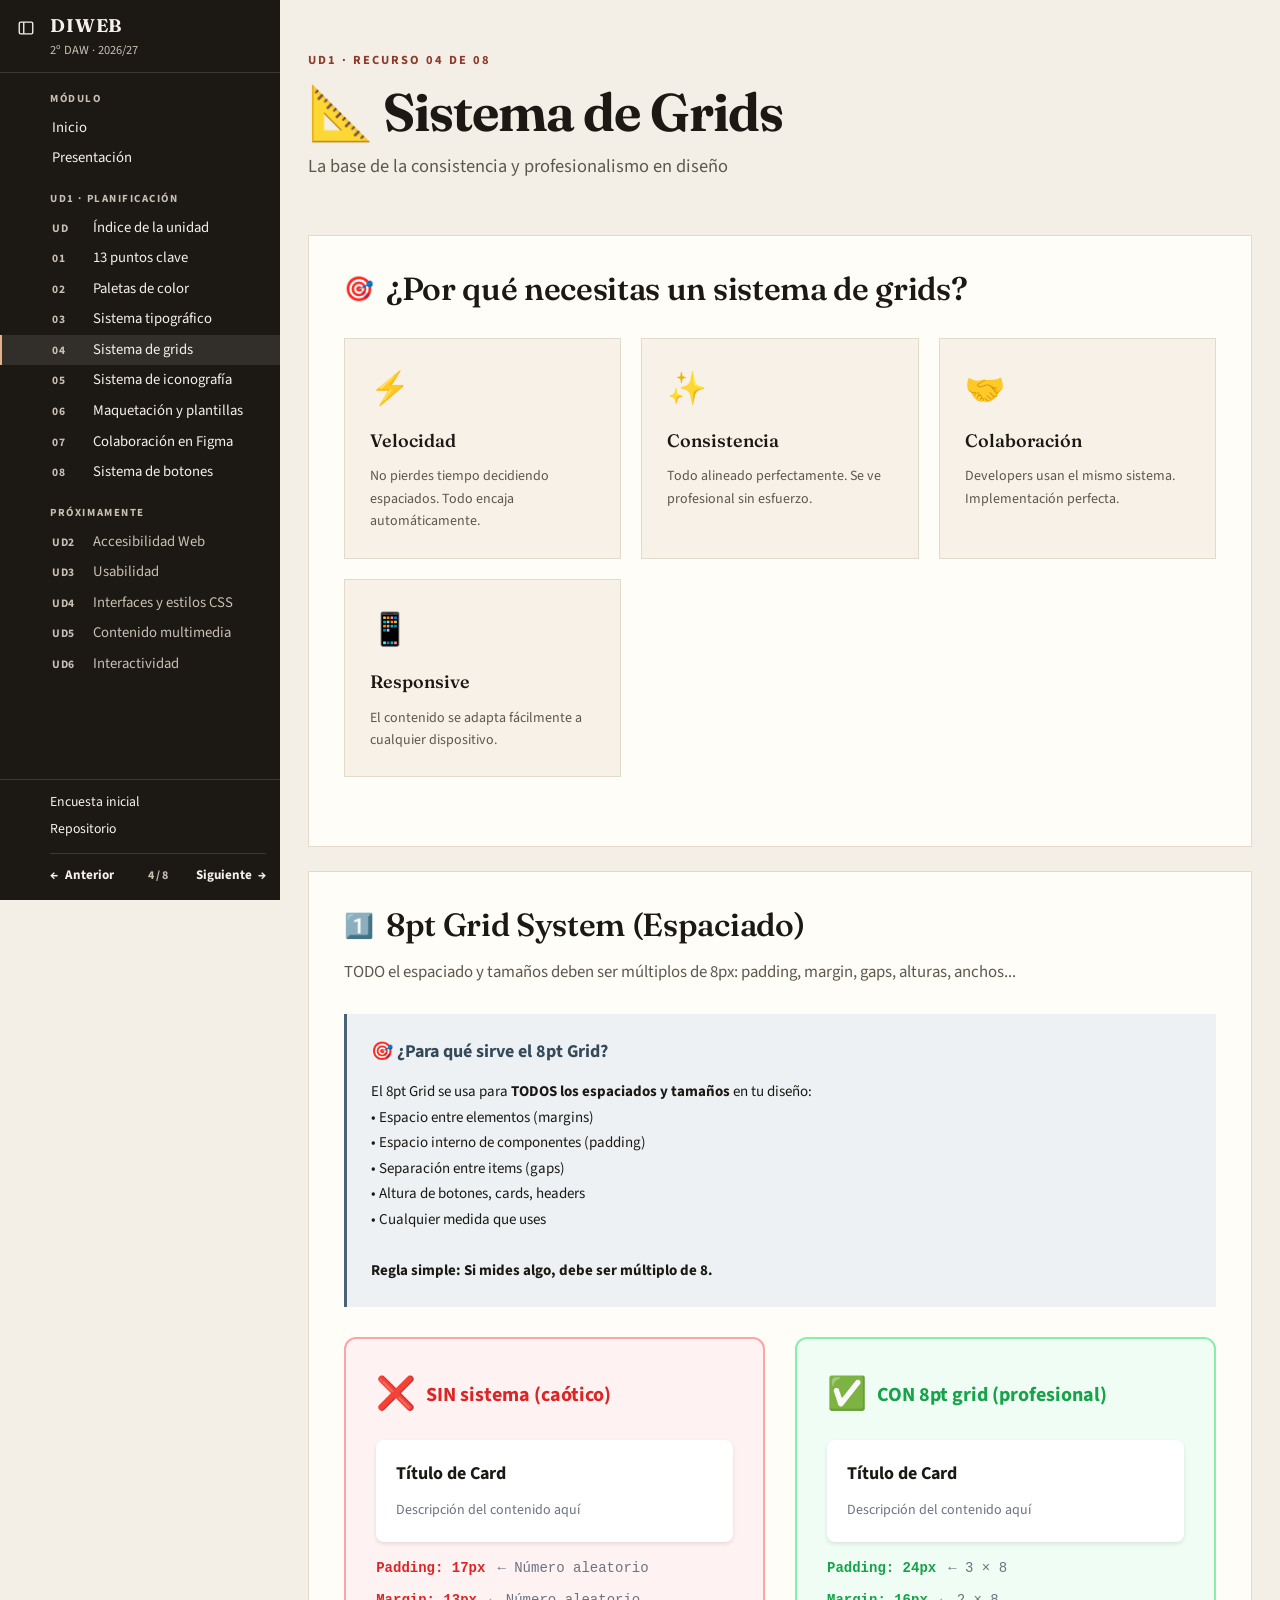
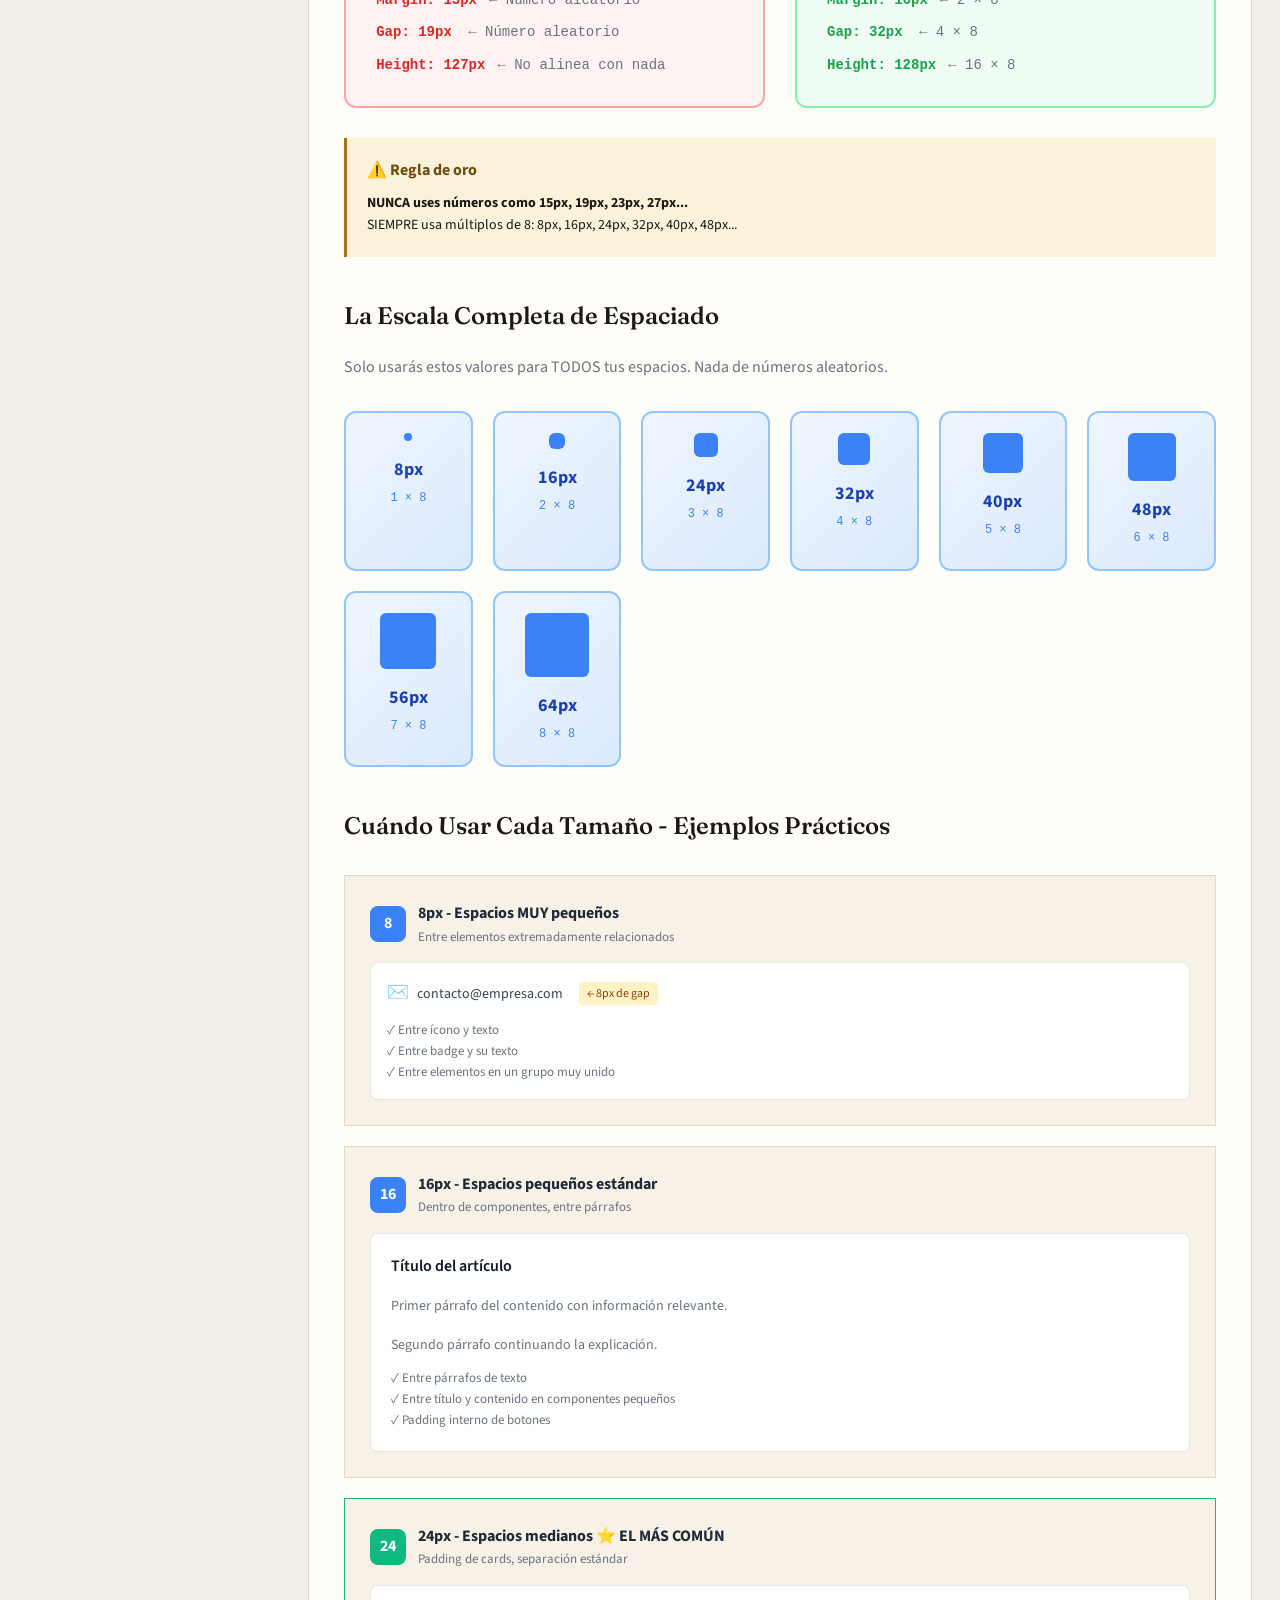
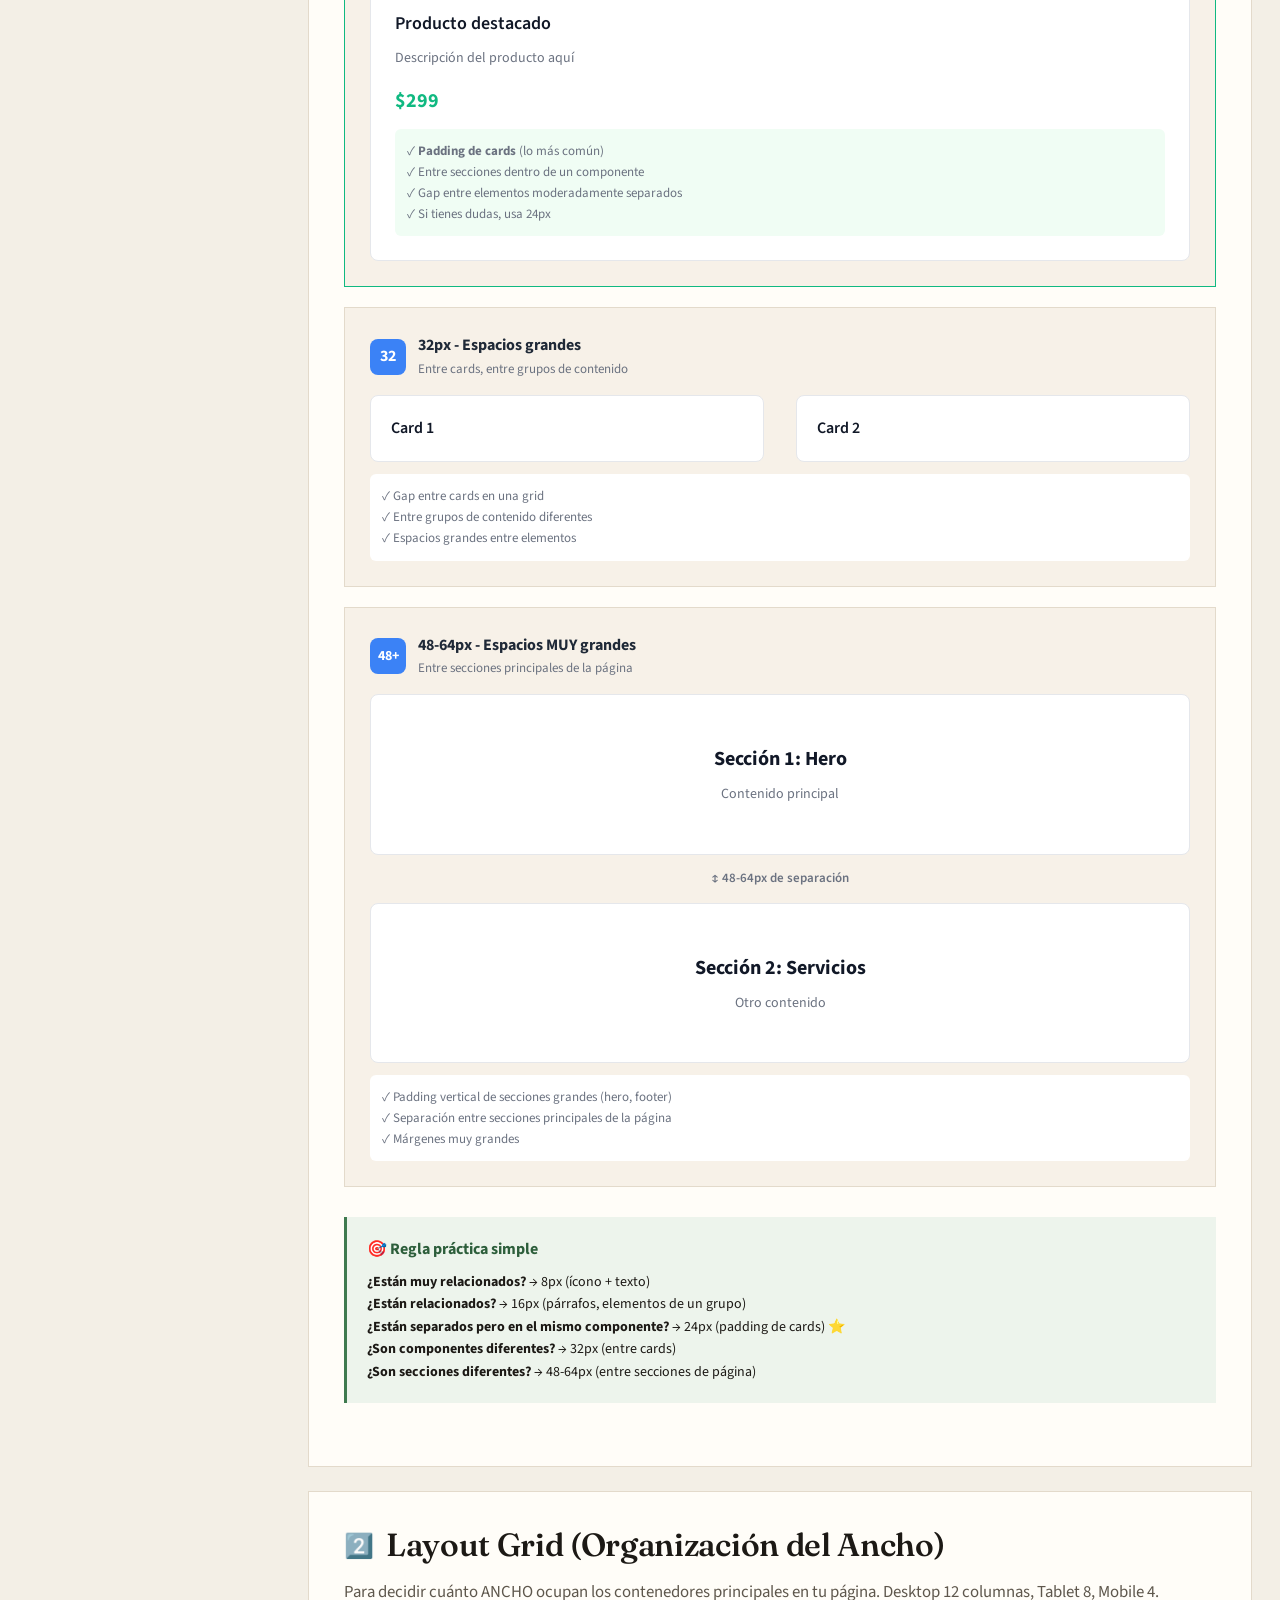
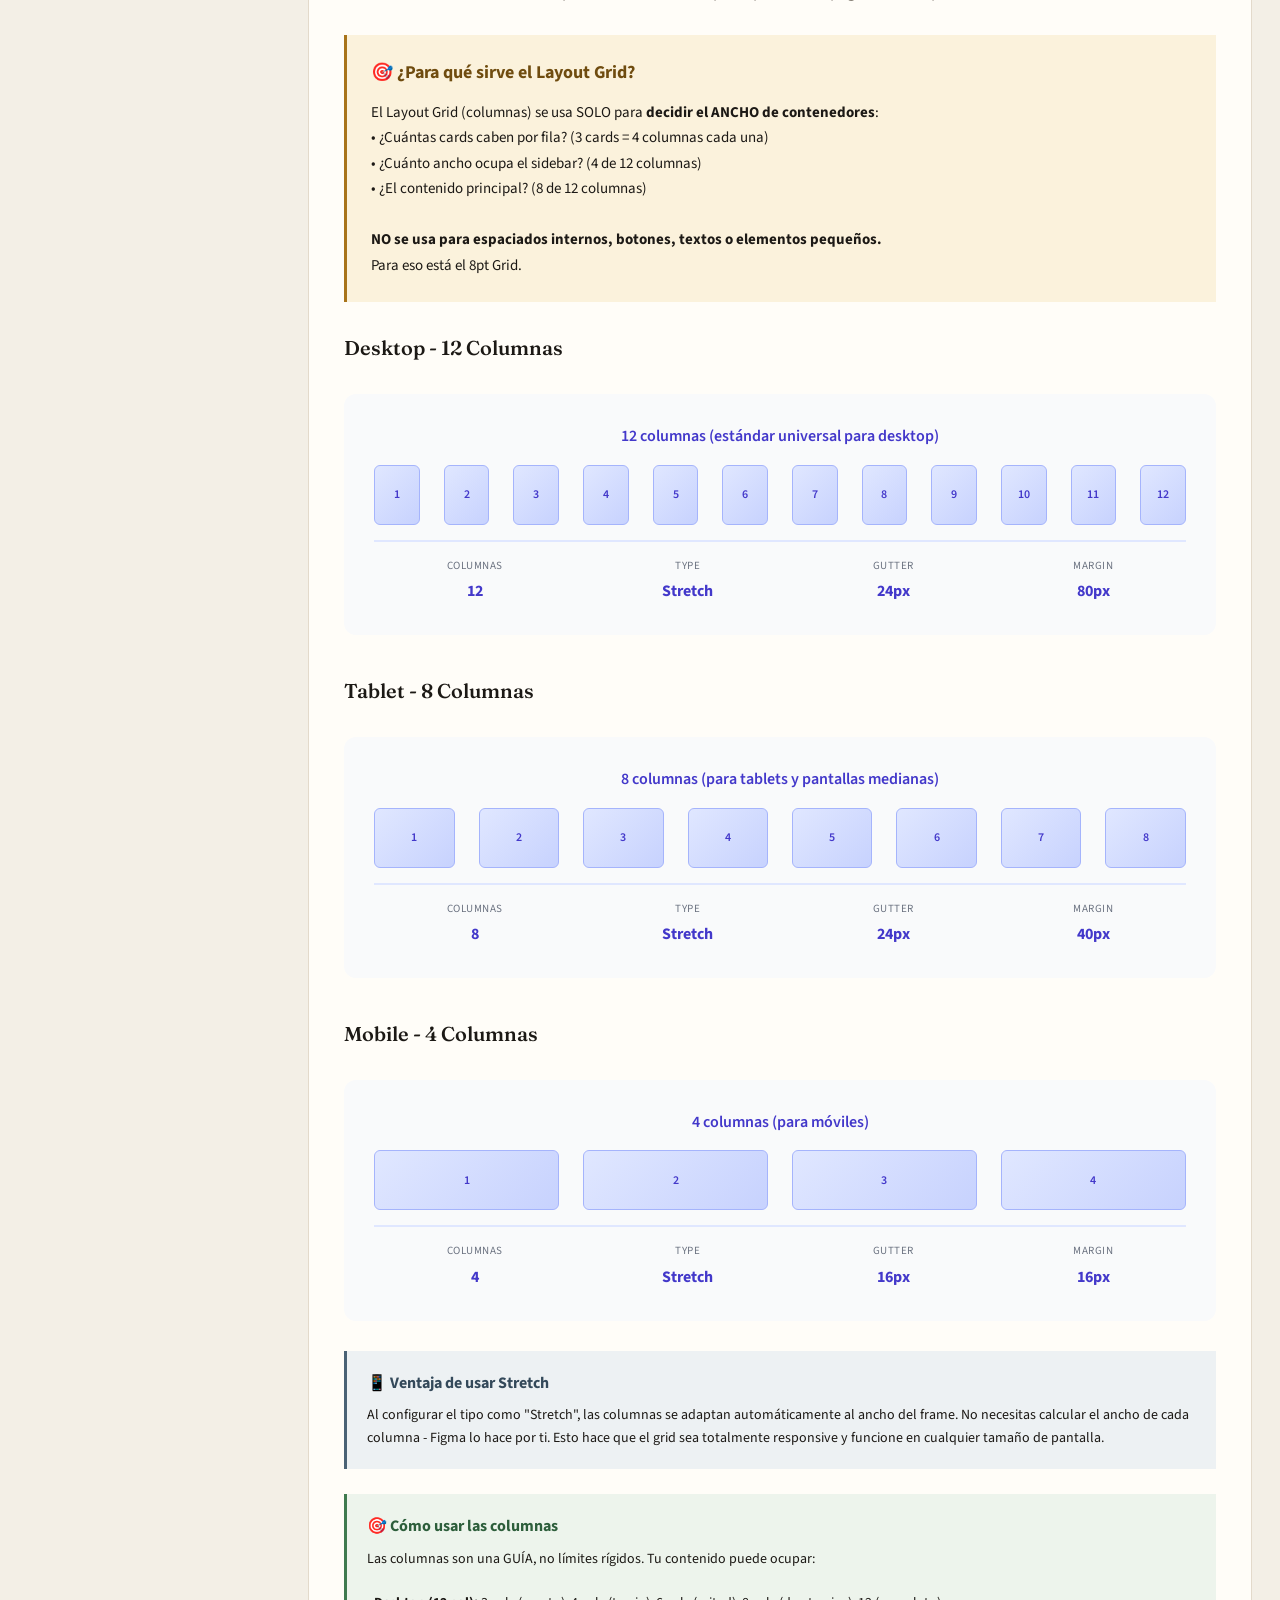
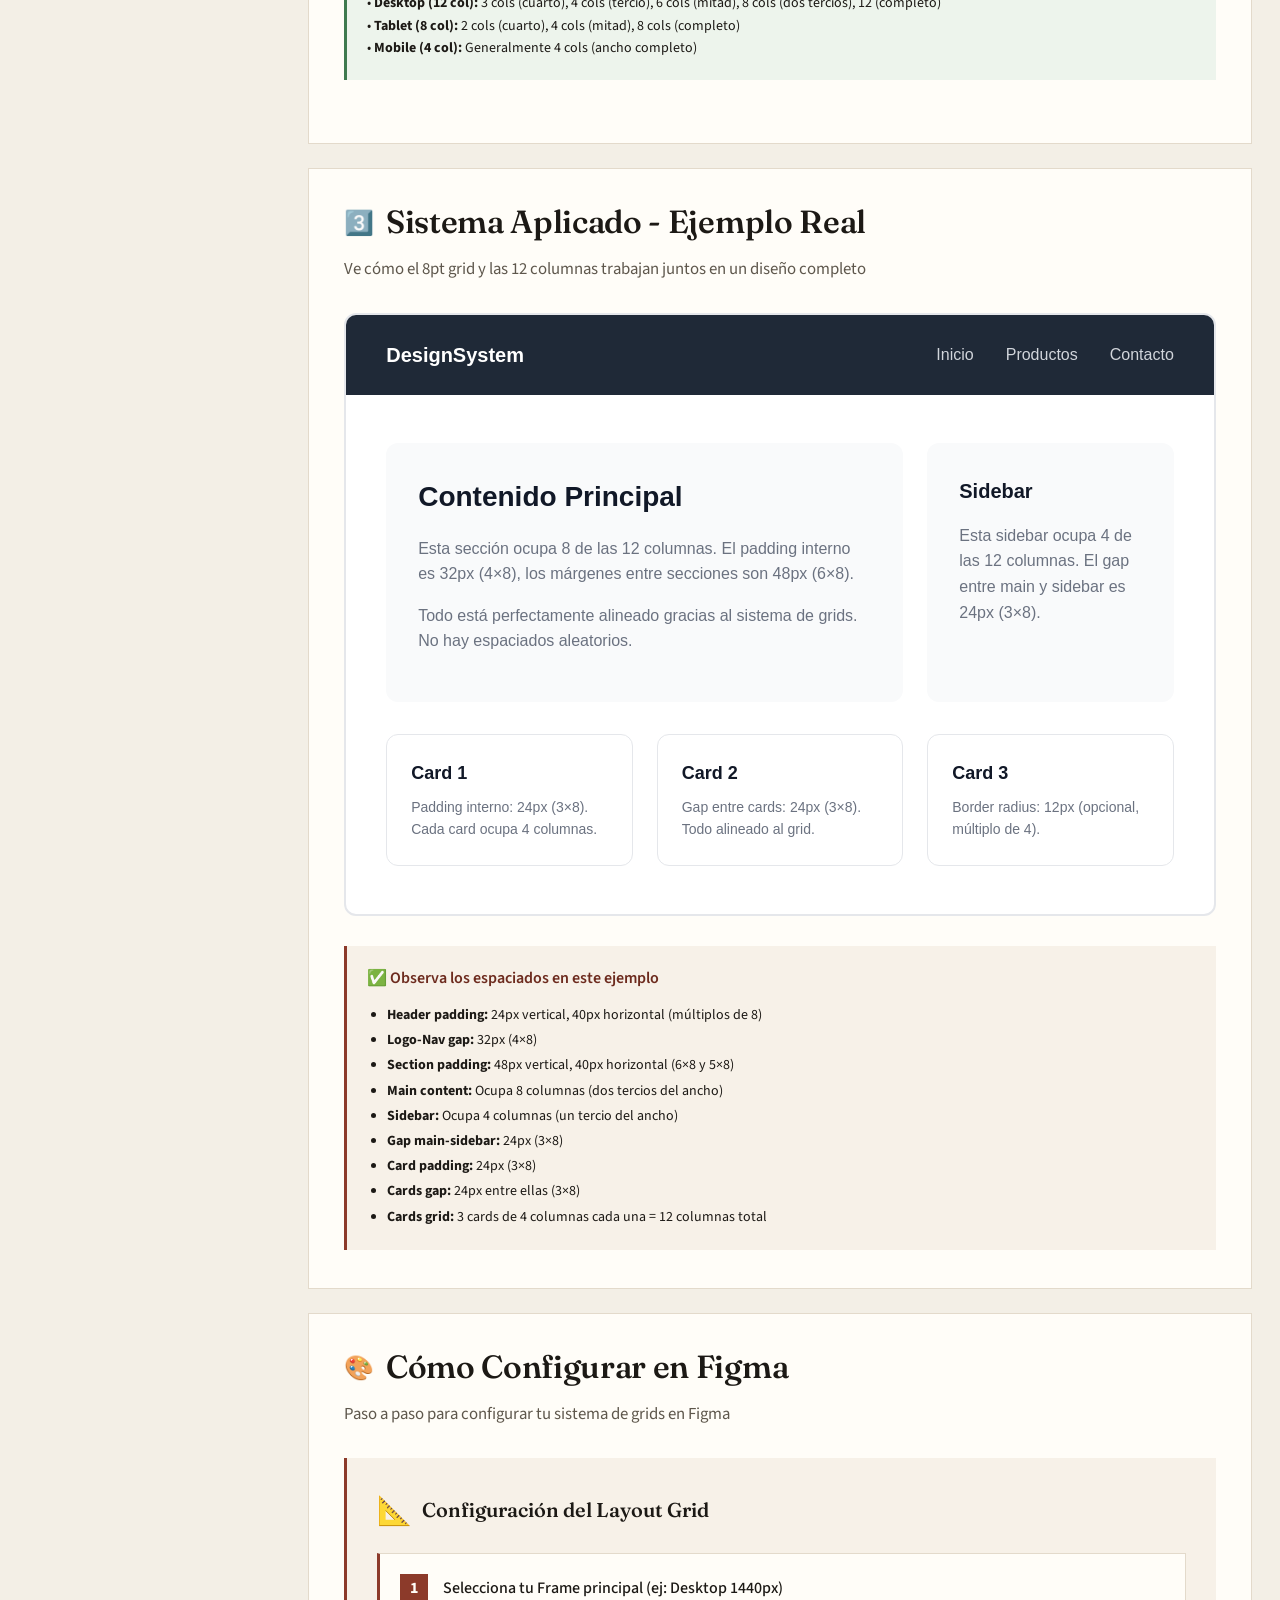
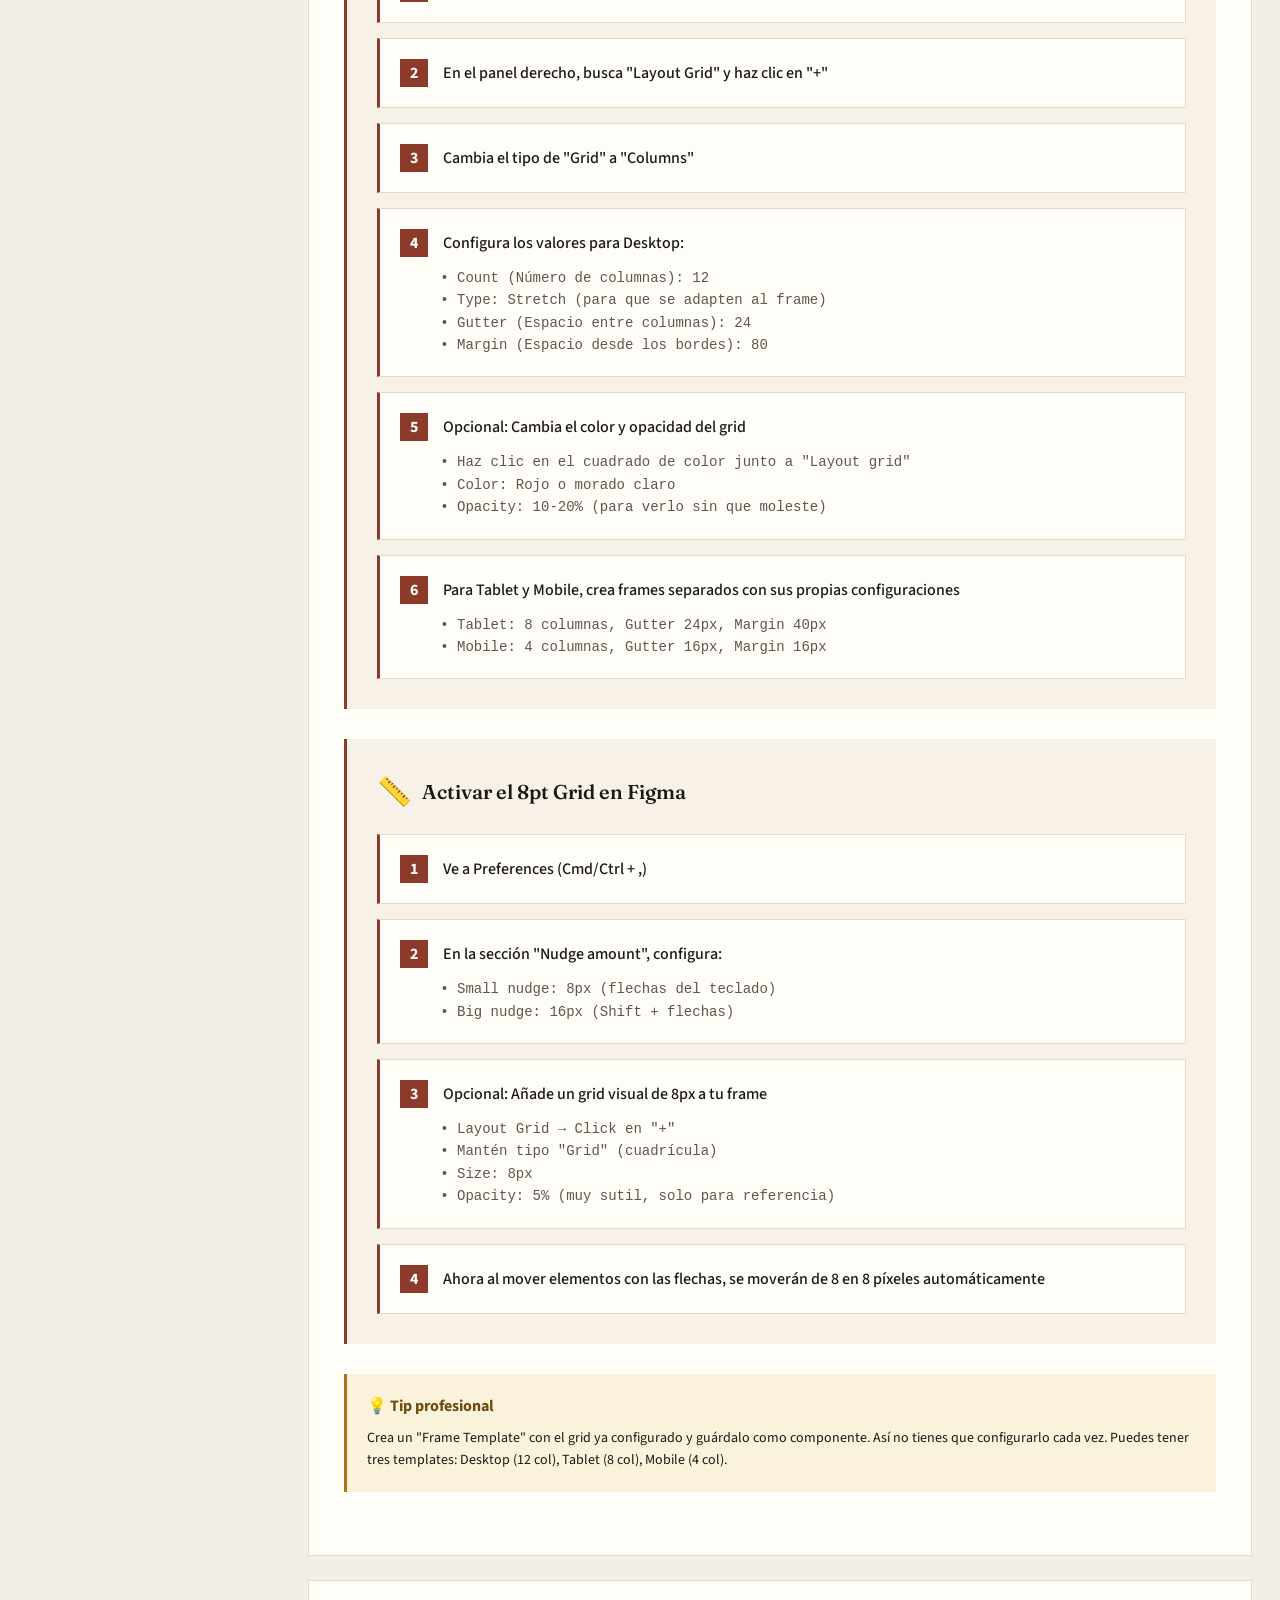
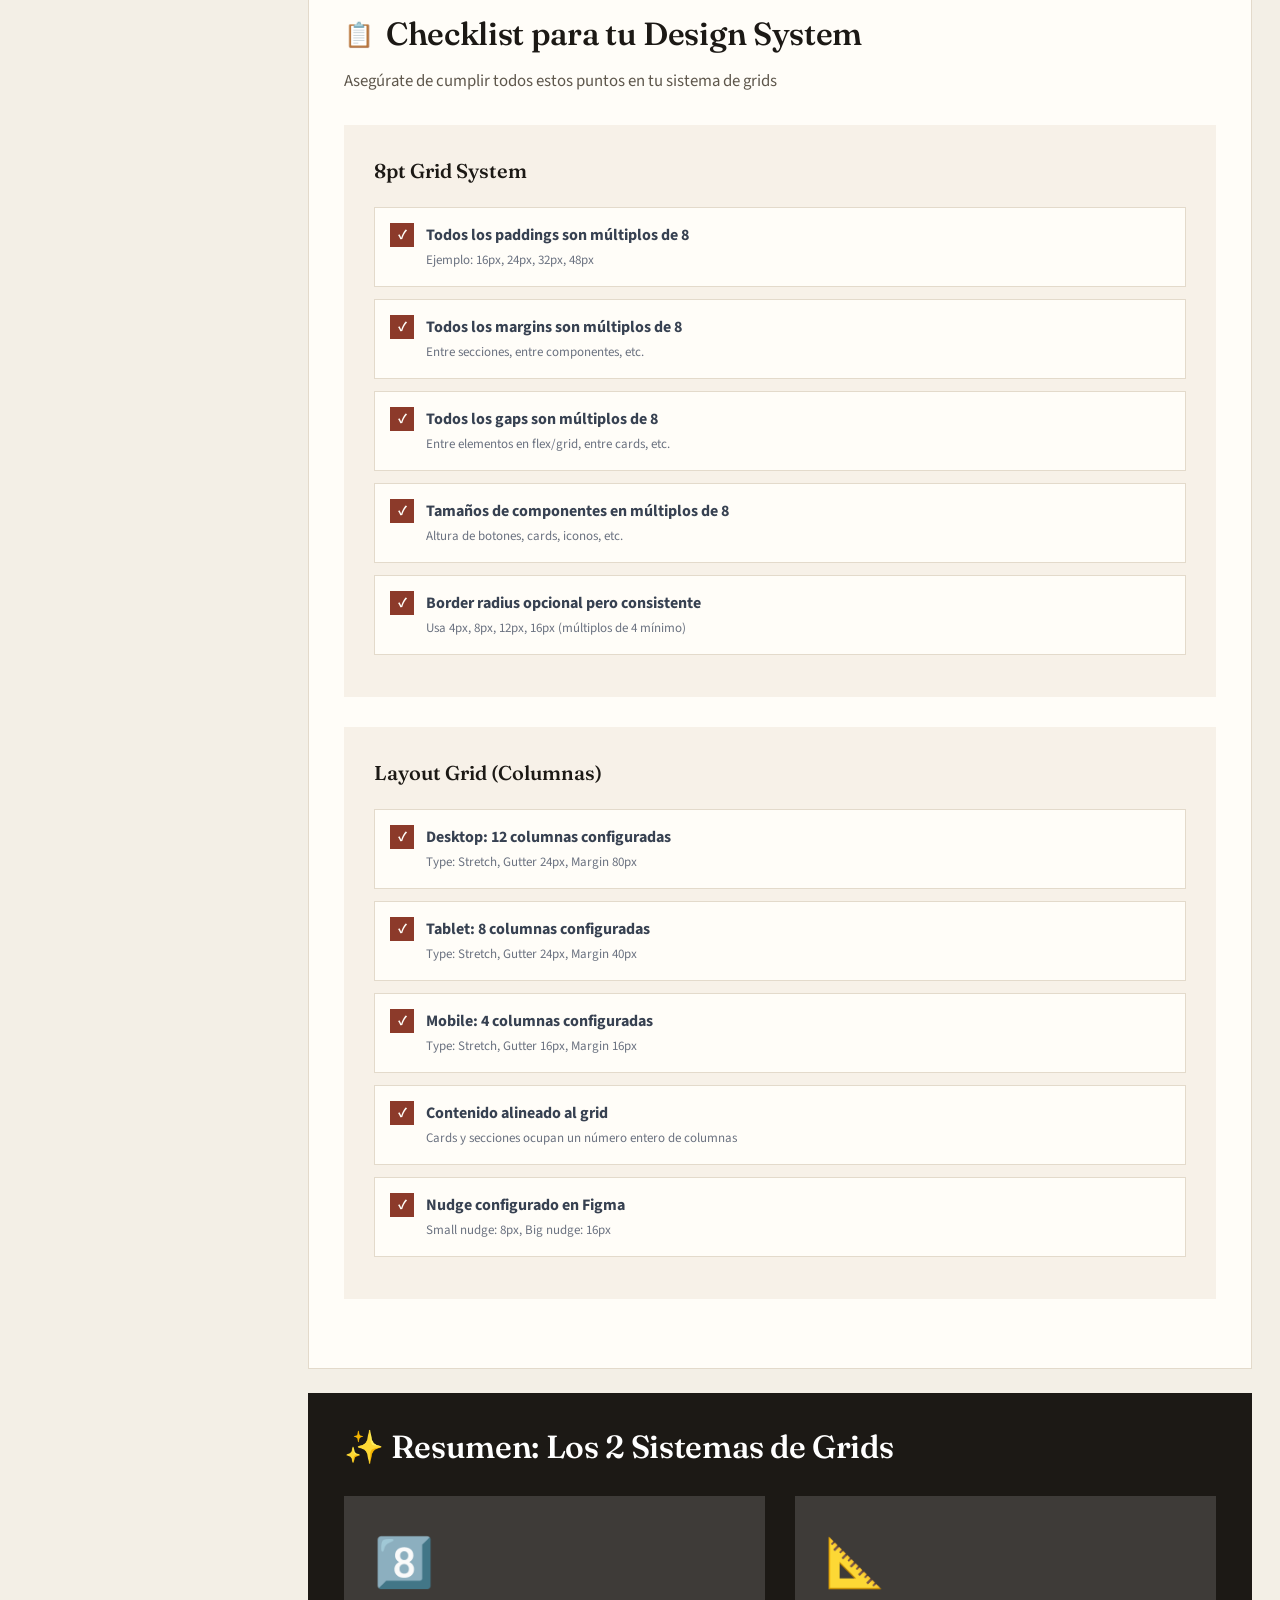
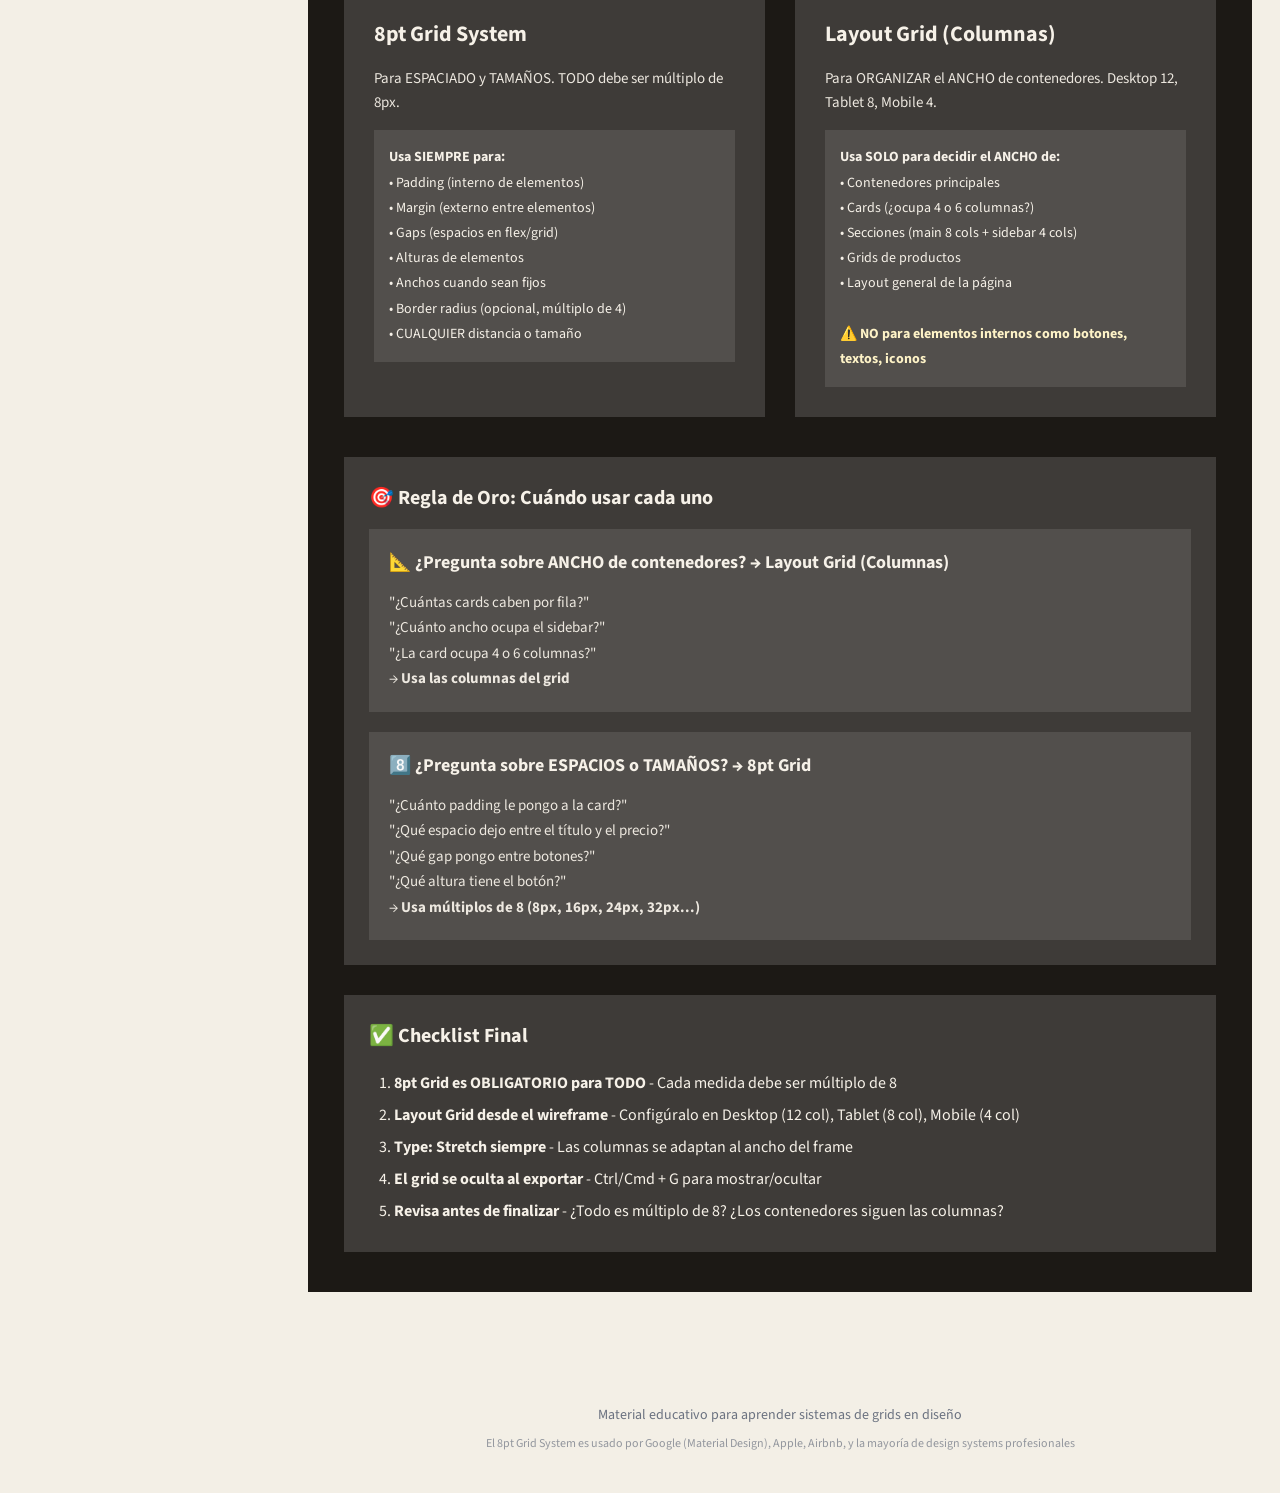
<file: UD1_Planificacion_Interfaces/sistema_grids.html>
<!DOCTYPE html>
<!-- saved from url=(0012)about:srcdoc -->
<html lang="es"><head>
<script>document.documentElement.classList.add("site", "leccion", "l-grids", "leccion-sans");try{if(localStorage.getItem("diweb-nav")==="plegado")document.documentElement.classList.add("nav-collapsed")}catch(e){}</script>
<link rel="stylesheet" href="../assets/site.css">
<meta http-equiv="Content-Type" content="text/html; charset=UTF-8">
    
  
    
    <meta name="viewport" content="width=device-width, initial-scale=1.0">
    <title>Sistema de Grids</title>
    <style>
        * {
            margin: 0;
            padding: 0;
            box-sizing: border-box;
        }
        
        body {
            font-family: -apple-system, BlinkMacSystemFont, 'Segoe UI', Roboto, sans-serif;
            line-height: 1.6;
            background: #f8fafc;
            color: #1f2937;
        }
        
        .main-header {
            background: linear-gradient(135deg, #6366f1 0%, #8b5cf6 100%);
            color: white;
            padding: 60px 20px;
            text-align: center;
        }
        
        .main-header h1 {
            font-size: 48px;
            font-weight: 800;
            margin-bottom: 15px;
        }
        
        .main-header p {
            font-size: 18px;
            opacity: 0.95;
        }
        
        .container {
            max-width: 1200px;
            margin: 0 auto;
            padding: 20px;
        }
        
        .section {
            background: white;
            border-radius: 16px;
            padding: 40px;
            margin: 30px 0;
            box-shadow: 0 2px 8px rgba(0,0,0,0.08);
        }
        
        .section-title {
            font-size: 32px;
            font-weight: 700;
            color: #1f2937;
            margin-bottom: 15px;
            display: flex;
            align-items: center;
            gap: 12px;
        }
        
        .section-subtitle {
            color: #6b7280;
            font-size: 16px;
            margin-bottom: 30px;
        }
        
        /* INTRO BOXES */
        .intro-grid {
            display: grid;
            grid-template-columns: repeat(auto-fit, minmax(250px, 1fr));
            gap: 20px;
            margin: 30px 0;
        }
        
        .intro-box {
            padding: 25px;
            border-radius: 12px;
            border: 2px solid;
        }
        
        .intro-box-blue {
            background: linear-gradient(135deg, #eff6ff 0%, #dbeafe 100%);
            border-color: #93c5fd;
        }
        
        .intro-box-green {
            background: linear-gradient(135deg, #f0fdf4 0%, #dcfce7 100%);
            border-color: #86efac;
        }
        
        .intro-box-yellow {
            background: linear-gradient(135deg, #fef3c7 0%, #fde68a 100%);
            border-color: #fcd34d;
        }
        
        .intro-box-pink {
            background: linear-gradient(135deg, #fce7f3 0%, #fbcfe8 100%);
            border-color: #f9a8d4;
        }
        
        .intro-icon {
            font-size: 32px;
            margin-bottom: 12px;
        }
        
        .intro-title {
            font-size: 18px;
            margin-bottom: 10px;
            font-weight: 600;
        }
        
        .intro-box-blue .intro-title {
            color: #1e40af;
        }
        
        .intro-box-green .intro-title {
            color: #15803d;
        }
        
        .intro-box-yellow .intro-title {
            color: #92400e;
        }
        
        .intro-box-pink .intro-title {
            color: #9f1239;
        }
        
        .intro-text {
            font-size: 14px;
        }
        
        .intro-box-blue .intro-text {
            color: #1e3a8a;
        }
        
        .intro-box-green .intro-text {
            color: #14532d;
        }
        
        .intro-box-yellow .intro-text {
            color: #78350f;
        }
        
        .intro-box-pink .intro-text {
            color: #831843;
        }
        
        /* COMPARISON GRID */
        .comparison-grid {
            display: grid;
            grid-template-columns: 1fr 1fr;
            gap: 30px;
            margin: 30px 0;
        }
        
        .comparison-item {
            border-radius: 12px;
            padding: 30px;
            border: 2px solid;
        }
        
        .bad-example {
            background: #fef2f2;
            border-color: #fca5a5;
        }
        
        .good-example {
            background: #f0fdf4;
            border-color: #86efac;
        }
        
        .example-title {
            font-size: 20px;
            font-weight: 700;
            margin-bottom: 20px;
            display: flex;
            align-items: center;
            gap: 10px;
        }
        
        .bad-example .example-title {
            color: #dc2626;
        }
        
        .good-example .example-title {
            color: #16a34a;
        }
        
        .example-card {
            background: white;
            border-radius: 8px;
            padding: 20px;
            margin-bottom: 15px;
            box-shadow: 0 2px 4px rgba(0,0,0,0.1);
        }
        
        .spacing-demo {
            display: flex;
            flex-direction: column;
            gap: 10px;
        }
        
        .spacing-item {
            display: flex;
            align-items: center;
            gap: 12px;
            font-size: 14px;
            font-family: 'Monaco', monospace;
        }
        
        .spacing-value {
            font-weight: 700;
            min-width: 80px;
        }
        
        .bad-example .spacing-value {
            color: #dc2626;
        }
        
        .good-example .spacing-value {
            color: #16a34a;
        }
        
        /* ESCALA 8PT */
        .scale-grid {
            display: grid;
            grid-template-columns: repeat(auto-fit, minmax(120px, 1fr));
            gap: 20px;
            margin: 30px 0;
        }
        
        .scale-item {
            text-align: center;
            padding: 20px;
            background: linear-gradient(135deg, #eff6ff 0%, #dbeafe 100%);
            border-radius: 12px;
            border: 2px solid #93c5fd;
        }
        
        .scale-box {
            background: #3b82f6;
            margin: 0 auto 15px;
            border-radius: 6px;
        }
        
        .scale-label {
            font-weight: 700;
            color: #1e40af;
            font-size: 18px;
            margin-bottom: 5px;
        }
        
        .scale-calc {
            font-size: 12px;
            color: #3b82f6;
            font-family: 'Monaco', monospace;
        }
        
        /* GRID DEMO */
        .grid-demo {
            background: #f9fafb;
            border-radius: 12px;
            padding: 30px;
            margin: 30px 0;
            position: relative;
            overflow: hidden;
        }
        
        .grid-container {
            display: grid;
            gap: 24px;
            position: relative;
        }
        
        .grid-12 {
            grid-template-columns: repeat(12, 1fr);
        }
        
        .grid-8 {
            grid-template-columns: repeat(8, 1fr);
        }
        
        .grid-4 {
            grid-template-columns: repeat(4, 1fr);
        }
        
        .grid-column {
            background: linear-gradient(135deg, #e0e7ff 0%, #c7d2fe 100%);
            height: 60px;
            border-radius: 6px;
            display: flex;
            align-items: center;
            justify-content: center;
            font-size: 12px;
            font-weight: 600;
            color: #4338ca;
            border: 1px solid #a5b4fc;
        }
        
        .grid-label {
            text-align: center;
            margin-bottom: 15px;
            font-weight: 600;
            color: #4338ca;
            font-size: 16px;
        }
        
        .grid-specs {
            display: flex;
            justify-content: space-around;
            margin-top: 15px;
            padding-top: 15px;
            border-top: 2px solid #e0e7ff;
            flex-wrap: wrap;
            gap: 15px;
        }
        
        .grid-spec-item {
            text-align: center;
        }
        
        .grid-spec-label {
            font-size: 11px;
            color: #6b7280;
            text-transform: uppercase;
            letter-spacing: 0.5px;
            margin-bottom: 5px;
        }
        
        .grid-spec-value {
            font-size: 16px;
            font-weight: 700;
            color: #4338ca;
        }
        
        /* LAYOUT EXAMPLE */
        .layout-example {
            background: white;
            border: 2px solid #e5e7eb;
            border-radius: 12px;
            overflow: hidden;
            margin: 30px 0;
        }
        
        .layout-header {
            background: #1f2937;
            color: white;
            padding: 24px 40px;
            display: flex;
            justify-content: space-between;
            align-items: center;
        }
        
        .layout-logo {
            font-size: 20px;
            font-weight: 800;
        }
        
        .layout-nav {
            display: flex;
            gap: 32px;
        }
        
        .layout-nav a {
            color: #d1d5db;
            text-decoration: none;
            font-weight: 500;
        }
        
        .layout-content {
            padding: 48px 40px;
        }
        
        .layout-grid-demo {
            display: grid;
            grid-template-columns: repeat(12, 1fr);
            gap: 24px;
            margin-bottom: 32px;
        }
        
        .layout-main {
            grid-column: span 8;
            background: #f9fafb;
            padding: 32px;
            border-radius: 12px;
        }
        
        .layout-sidebar {
            grid-column: span 4;
            background: #f9fafb;
            padding: 32px;
            border-radius: 12px;
        }
        
        .layout-title {
            font-size: 28px;
            font-weight: 700;
            color: #111827;
            margin-bottom: 16px;
        }
        
        .layout-text {
            color: #6b7280;
            margin-bottom: 16px;
            line-height: 1.6;
        }
        
        .layout-cards {
            display: grid;
            grid-template-columns: repeat(3, 1fr);
            gap: 24px;
        }
        
        .layout-card {
            background: white;
            padding: 24px;
            border-radius: 12px;
            border: 1px solid #e5e7eb;
        }
        
        .card-title {
            font-size: 18px;
            font-weight: 600;
            color: #111827;
            margin-bottom: 8px;
        }
        
        .card-text {
            font-size: 14px;
            color: #6b7280;
        }
        
        /* FIGMA CONFIG */
        .figma-config {
            background: linear-gradient(135deg, #f0fdf4 0%, #dcfce7 100%);
            border: 2px solid #86efac;
            border-radius: 12px;
            padding: 30px;
            margin: 30px 0;
        }
        
        .figma-title {
            font-size: 20px;
            font-weight: 700;
            color: #15803d;
            margin-bottom: 20px;
            display: flex;
            align-items: center;
            gap: 10px;
        }
        
        .figma-steps {
            display: grid;
            gap: 15px;
        }
        
        .figma-step {
            background: white;
            padding: 20px;
            border-radius: 10px;
            border-left: 4px solid #22c55e;
        }
        
        .step-number {
            display: inline-block;
            background: #22c55e;
            color: white;
            width: 28px;
            height: 28px;
            border-radius: 50%;
            text-align: center;
            line-height: 28px;
            font-weight: 700;
            margin-right: 12px;
        }
        
        .step-text {
            color: #166534;
            font-weight: 500;
        }
        
        .step-details {
            margin-top: 10px;
            padding-left: 40px;
            color: #15803d;
            font-size: 14px;
            font-family: 'Monaco', monospace;
        }
        
        /* TIP BOXES */
        .tip-box {
            padding: 20px;
            margin: 25px 0;
            border-radius: 12px;
            border-left: 5px solid;
        }
        
        .tip-warning {
            background: #fef3c7;
            border-color: #f59e0b;
        }
        
        .tip-success {
            background: #d1fae5;
            border-color: #10b981;
        }
        
        .tip-info {
            background: #dbeafe;
            border-color: #3b82f6;
        }
        
        .tip-title {
            font-size: 16px;
            font-weight: 700;
            margin-bottom: 8px;
        }
        
        .tip-warning .tip-title {
            color: #92400e;
        }
        
        .tip-success .tip-title {
            color: #065f46;
        }
        
        .tip-info .tip-title {
            color: #1e40af;
        }
        
        .tip-text {
            font-size: 14px;
            line-height: 1.6;
        }
        
        .tip-warning .tip-text {
            color: #78350f;
        }
        
        .tip-success .tip-text {
            color: #064e3b;
        }
        
        .tip-info .tip-text {
            color: #1e3a8a;
        }
        
        /* CHECKLIST */
        .checklist {
            background: #f9fafb;
            border-radius: 12px;
            padding: 30px;
            margin: 30px 0;
        }
        
        .checklist-title {
            font-size: 20px;
            font-weight: 700;
            color: #111827;
            margin-bottom: 20px;
        }
        
        .checklist-item {
            display: flex;
            align-items: start;
            gap: 12px;
            padding: 15px;
            background: white;
            border-radius: 8px;
            margin-bottom: 12px;
            border: 1px solid #e5e7eb;
        }
        
        .check-icon {
            background: #22c55e;
            color: white;
            width: 24px;
            height: 24px;
            border-radius: 50%;
            display: flex;
            align-items: center;
            justify-content: center;
            font-weight: 700;
            font-size: 14px;
            flex-shrink: 0;
        }
        
        .checklist-text {
            color: #374151;
            line-height: 1.5;
        }
        
        @media (max-width: 968px) {
            .comparison-grid {
                grid-template-columns: 1fr;
            }
            
            .layout-grid-demo {
                grid-template-columns: 1fr;
            }
            
            .layout-main,
            .layout-sidebar {
                grid-column: span 1;
            }
            
            .layout-cards {
                grid-template-columns: 1fr;
            }
        }
        
        @media (max-width: 768px) {
            .main-header h1 {
                font-size: 32px;
            }
            
            .section {
                padding: 25px 20px;
            }
            
            .layout-header {
                flex-direction: column;
                gap: 15px;
            }
            
            .layout-nav {
                gap: 20px;
            }
        }
    </style>
<link rel="stylesheet" href="../assets/lesson.css">
</head>
<body id="artifacts-component-root-html">
<div class="main-header">
        <h1>📐 Sistema de Grids</h1>
        <p>La base de la consistencia y profesionalismo en diseño</p>
    </div>

    <div class="container">
        <!-- INTRODUCCIÓN -->
        <div class="section">
            <h2 class="section-title">
                <span style="font-size: 36px;">🎯</span>
                ¿Por qué necesitas un sistema de grids?
            </h2>
            
            <div class="intro-grid">
                <div class="intro-box intro-box-blue">
                    <div class="intro-icon">⚡</div>
                    <h3 class="intro-title">Velocidad</h3>
                    <p class="intro-text">No pierdes tiempo decidiendo espaciados. Todo encaja automáticamente.</p>
                </div>
                
                <div class="intro-box intro-box-green">
                    <div class="intro-icon">✨</div>
                    <h3 class="intro-title">Consistencia</h3>
                    <p class="intro-text">Todo alineado perfectamente. Se ve profesional sin esfuerzo.</p>
                </div>
                
                <div class="intro-box intro-box-yellow">
                    <div class="intro-icon">🤝</div>
                    <h3 class="intro-title">Colaboración</h3>
                    <p class="intro-text">Developers usan el mismo sistema. Implementación perfecta.</p>
                </div>
                
                <div class="intro-box intro-box-pink">
                    <div class="intro-icon">📱</div>
                    <h3 class="intro-title">Responsive</h3>
                    <p class="intro-text">El contenido se adapta fácilmente a cualquier dispositivo.</p>
                </div>
            </div>
        </div>

        <!-- PARTE 1: 8PT GRID SYSTEM -->
        <div class="section">
            <h2 class="section-title">
                <span style="font-size: 36px;">1️⃣</span>
                8pt Grid System (Espaciado)
            </h2>
            <p class="section-subtitle">TODO el espaciado y tamaños deben ser múltiplos de 8px: padding, margin, gaps, alturas, anchos...</p>

            <div style="background: #eff6ff; border: 3px solid #3b82f6; border-radius: 12px; padding: 24px; margin-bottom: 30px;">
                <div style="font-size: 18px; font-weight: 700; color: #1e40af; margin-bottom: 12px;">🎯 ¿Para qué sirve el 8pt Grid?</div>
                <div style="font-size: 15px; color: #1e3a8a; line-height: 1.7;">
                    El 8pt Grid se usa para <strong>TODOS los espaciados y tamaños</strong> en tu diseño:<br>
                    • Espacio entre elementos (margins)<br>
                    • Espacio interno de componentes (padding)<br>
                    • Separación entre items (gaps)<br>
                    • Altura de botones, cards, headers<br>
                    • Cualquier medida que uses<br><br>
                    <strong>Regla simple: Si mides algo, debe ser múltiplo de 8.</strong>
                </div>
            </div>

            <div class="comparison-grid">
                <div class="comparison-item bad-example">
                    <div class="example-title">
                        <span style="font-size: 32px;">❌</span>
                        <span>SIN sistema (caótico)</span>
                    </div>
                    <div class="example-card">
                        <h3 style="font-size: 18px; margin-bottom: 10px;">Título de Card</h3>
                        <p style="font-size: 14px; color: #6b7280;">Descripción del contenido aquí</p>
                    </div>
                    <div class="spacing-demo">
                        <div class="spacing-item">
                            <span class="spacing-value">Padding: 17px</span>
                            <span style="color: #6b7280;">← Número aleatorio</span>
                        </div>
                        <div class="spacing-item">
                            <span class="spacing-value">Margin: 13px</span>
                            <span style="color: #6b7280;">← Número aleatorio</span>
                        </div>
                        <div class="spacing-item">
                            <span class="spacing-value">Gap: 19px</span>
                            <span style="color: #6b7280;">← Número aleatorio</span>
                        </div>
                        <div class="spacing-item">
                            <span class="spacing-value">Height: 127px</span>
                            <span style="color: #6b7280;">← No alinea con nada</span>
                        </div>
                    </div>
                </div>

                <div class="comparison-item good-example">
                    <div class="example-title">
                        <span style="font-size: 32px;">✅</span>
                        <span>CON 8pt grid (profesional)</span>
                    </div>
                    <div class="example-card">
                        <h3 style="font-size: 18px; margin-bottom: 10px;">Título de Card</h3>
                        <p style="font-size: 14px; color: #6b7280;">Descripción del contenido aquí</p>
                    </div>
                    <div class="spacing-demo">
                        <div class="spacing-item">
                            <span class="spacing-value">Padding: 24px</span>
                            <span style="color: #6b7280;">← 3 × 8</span>
                        </div>
                        <div class="spacing-item">
                            <span class="spacing-value">Margin: 16px</span>
                            <span style="color: #6b7280;">← 2 × 8</span>
                        </div>
                        <div class="spacing-item">
                            <span class="spacing-value">Gap: 32px</span>
                            <span style="color: #6b7280;">← 4 × 8</span>
                        </div>
                        <div class="spacing-item">
                            <span class="spacing-value">Height: 128px</span>
                            <span style="color: #6b7280;">← 16 × 8</span>
                        </div>
                    </div>
                </div>
            </div>

            <div class="tip-box tip-warning">
                <div class="tip-title">⚠️ Regla de oro</div>
                <div class="tip-text">
                    <strong>NUNCA uses números como 15px, 19px, 23px, 27px...</strong><br>
                    SIEMPRE usa múltiplos de 8: 8px, 16px, 24px, 32px, 40px, 48px...
                </div>
            </div>

            <h3 style="font-size: 24px; font-weight: 700; margin: 40px 0 20px; color: #1f2937;">La Escala Completa de Espaciado</h3>
            <p style="color: #6b7280; margin-bottom: 25px;">Solo usarás estos valores para TODOS tus espacios. Nada de números aleatorios.</p>
            
            <div class="scale-grid">
                <div class="scale-item">
                    <div class="scale-box" style="width: 8px; height: 8px;"></div>
                    <div class="scale-label">8px</div>
                    <div class="scale-calc">1 × 8</div>
                </div>
                
                <div class="scale-item">
                    <div class="scale-box" style="width: 16px; height: 16px;"></div>
                    <div class="scale-label">16px</div>
                    <div class="scale-calc">2 × 8</div>
                </div>
                
                <div class="scale-item">
                    <div class="scale-box" style="width: 24px; height: 24px;"></div>
                    <div class="scale-label">24px</div>
                    <div class="scale-calc">3 × 8</div>
                </div>
                
                <div class="scale-item">
                    <div class="scale-box" style="width: 32px; height: 32px;"></div>
                    <div class="scale-label">32px</div>
                    <div class="scale-calc">4 × 8</div>
                </div>
                
                <div class="scale-item">
                    <div class="scale-box" style="width: 40px; height: 40px;"></div>
                    <div class="scale-label">40px</div>
                    <div class="scale-calc">5 × 8</div>
                </div>
                
                <div class="scale-item">
                    <div class="scale-box" style="width: 48px; height: 48px;"></div>
                    <div class="scale-label">48px</div>
                    <div class="scale-calc">6 × 8</div>
                </div>
                
                <div class="scale-item">
                    <div class="scale-box" style="width: 56px; height: 56px;"></div>
                    <div class="scale-label">56px</div>
                    <div class="scale-calc">7 × 8</div>
                </div>
                
                <div class="scale-item">
                    <div class="scale-box" style="width: 64px; height: 64px;"></div>
                    <div class="scale-label">64px</div>
                    <div class="scale-calc">8 × 8</div>
                </div>
            </div>

            <h3 style="font-size: 24px; font-weight: 700; margin: 40px 0 20px; color: #1f2937;">Cuándo Usar Cada Tamaño - Ejemplos Prácticos</h3>

            <div style="display: grid; gap: 20px; margin: 30px 0;">
                <!-- EJEMPLO 8PX -->
                <div style="background: #f9fafb; border: 2px solid #e5e7eb; border-radius: 12px; padding: 25px;">
                    <div style="display: flex; align-items: center; gap: 12px; margin-bottom: 15px;">
                        <div style="background: #3b82f6; color: white; width: 36px; height: 36px; border-radius: 8px; display: flex; align-items: center; justify-content: center; font-weight: 700; font-size: 16px;">8</div>
                        <div>
                            <div style="font-weight: 700; color: #1f2937; font-size: 16px;">8px - Espacios MUY pequeños</div>
                            <div style="font-size: 13px; color: #6b7280;">Entre elementos extremadamente relacionados</div>
                        </div>
                    </div>
                    <div style="background: white; padding: 16px; border-radius: 8px; border: 1px solid #e5e7eb;">
                        <div style="display: flex; align-items: center; gap: 8px; font-size: 14px; color: #374151;">
                            <span style="font-size: 18px;">✉️</span>
                            <span>contacto@empresa.com</span>
                            <div style="background: #fef3c7; padding: 2px 8px; margin-left: 8px; border-radius: 4px; font-size: 12px; color: #92400e;">← 8px de gap</div>
                        </div>
                        <div style="margin-top: 12px; font-size: 13px; color: #6b7280;">
                            ✓ Entre ícono y texto<br>
                            ✓ Entre badge y su texto<br>
                            ✓ Entre elementos en un grupo muy unido
                        </div>
                    </div>
                </div>

                <!-- EJEMPLO 16PX -->
                <div style="background: #f9fafb; border: 2px solid #e5e7eb; border-radius: 12px; padding: 25px;">
                    <div style="display: flex; align-items: center; gap: 12px; margin-bottom: 15px;">
                        <div style="background: #3b82f6; color: white; width: 36px; height: 36px; border-radius: 8px; display: flex; align-items: center; justify-content: center; font-weight: 700; font-size: 16px;">16</div>
                        <div>
                            <div style="font-weight: 700; color: #1f2937; font-size: 16px;">16px - Espacios pequeños estándar</div>
                            <div style="font-size: 13px; color: #6b7280;">Dentro de componentes, entre párrafos</div>
                        </div>
                    </div>
                    <div style="background: white; padding: 20px; border-radius: 8px; border: 1px solid #e5e7eb;">
                        <div style="font-weight: 600; color: #111827; margin-bottom: 16px;">Título del artículo</div>
                        <div style="font-size: 14px; color: #6b7280; line-height: 1.6; margin-bottom: 16px;">Primer párrafo del contenido con información relevante.</div>
                        <div style="font-size: 14px; color: #6b7280; line-height: 1.6;">Segundo párrafo continuando la explicación.</div>
                        <div style="margin-top: 12px; font-size: 13px; color: #6b7280;">
                            ✓ Entre párrafos de texto<br>
                            ✓ Entre título y contenido en componentes pequeños<br>
                            ✓ Padding interno de botones
                        </div>
                    </div>
                </div>

                <!-- EJEMPLO 24PX -->
                <div style="background: #f9fafb; border: 2px solid #10b981; border-radius: 12px; padding: 25px;">
                    <div style="display: flex; align-items: center; gap: 12px; margin-bottom: 15px;">
                        <div style="background: #10b981; color: white; width: 36px; height: 36px; border-radius: 8px; display: flex; align-items: center; justify-content: center; font-weight: 700; font-size: 16px;">24</div>
                        <div>
                            <div style="font-weight: 700; color: #1f2937; font-size: 16px;">24px - Espacios medianos ⭐ EL MÁS COMÚN</div>
                            <div style="font-size: 13px; color: #6b7280;">Padding de cards, separación estándar</div>
                        </div>
                    </div>
                    <div style="background: white; padding: 24px; border-radius: 8px; border: 1px solid #e5e7eb;">
                        <div style="font-weight: 600; color: #111827; font-size: 18px; margin-bottom: 8px;">Producto destacado</div>
                        <div style="font-size: 14px; color: #6b7280; margin-bottom: 16px;">Descripción del producto aquí</div>
                        <div style="font-weight: 700; color: #10b981; font-size: 20px;">$299</div>
                        <div style="margin-top: 12px; font-size: 13px; color: #6b7280; padding: 12px; background: #f0fdf4; border-radius: 6px;">
                            ✓ <strong>Padding de cards</strong> (lo más común)<br>
                            ✓ Entre secciones dentro de un componente<br>
                            ✓ Gap entre elementos moderadamente separados<br>
                            ✓ Si tienes dudas, usa 24px
                        </div>
                    </div>
                </div>

                <!-- EJEMPLO 32PX -->
                <div style="background: #f9fafb; border: 2px solid #e5e7eb; border-radius: 12px; padding: 25px;">
                    <div style="display: flex; align-items: center; gap: 12px; margin-bottom: 15px;">
                        <div style="background: #3b82f6; color: white; width: 36px; height: 36px; border-radius: 8px; display: flex; align-items: center; justify-content: center; font-weight: 700; font-size: 16px;">32</div>
                        <div>
                            <div style="font-weight: 700; color: #1f2937; font-size: 16px;">32px - Espacios grandes</div>
                            <div style="font-size: 13px; color: #6b7280;">Entre cards, entre grupos de contenido</div>
                        </div>
                    </div>
                    <div style="display: grid; grid-template-columns: 1fr 1fr; gap: 32px;">
                        <div style="background: white; padding: 20px; border-radius: 8px; border: 1px solid #e5e7eb;">
                            <div style="font-weight: 600; color: #111827;">Card 1</div>
                        </div>
                        <div style="background: white; padding: 20px; border-radius: 8px; border: 1px solid #e5e7eb;">
                            <div style="font-weight: 600; color: #111827;">Card 2</div>
                        </div>
                    </div>
                    <div style="margin-top: 12px; font-size: 13px; color: #6b7280; background: white; padding: 12px; border-radius: 6px;">
                        ✓ Gap entre cards en una grid<br>
                        ✓ Entre grupos de contenido diferentes<br>
                        ✓ Espacios grandes entre elementos
                    </div>
                </div>

                <!-- EJEMPLO 48-64PX -->
                <div style="background: #f9fafb; border: 2px solid #e5e7eb; border-radius: 12px; padding: 25px;">
                    <div style="display: flex; align-items: center; gap: 12px; margin-bottom: 15px;">
                        <div style="background: #3b82f6; color: white; width: 36px; height: 36px; border-radius: 8px; display: flex; align-items: center; justify-content: center; font-weight: 700; font-size: 14px;">48+</div>
                        <div>
                            <div style="font-weight: 700; color: #1f2937; font-size: 16px;">48-64px - Espacios MUY grandes</div>
                            <div style="font-size: 13px; color: #6b7280;">Entre secciones principales de la página</div>
                        </div>
                    </div>
                    <div style="background: white; padding: 48px 24px; border-radius: 8px; border: 1px solid #e5e7eb; text-align: center;">
                        <div style="font-weight: 700; color: #111827; font-size: 20px; margin-bottom: 8px;">Sección 1: Hero</div>
                        <div style="font-size: 14px; color: #6b7280;">Contenido principal</div>
                    </div>
                    <div style="height: 48px; display: flex; align-items: center; justify-content: center; color: #6b7280; font-size: 13px; font-weight: 600;">
                        ↕ 48-64px de separación
                    </div>
                    <div style="background: white; padding: 48px 24px; border-radius: 8px; border: 1px solid #e5e7eb; text-align: center;">
                        <div style="font-weight: 700; color: #111827; font-size: 20px; margin-bottom: 8px;">Sección 2: Servicios</div>
                        <div style="font-size: 14px; color: #6b7280;">Otro contenido</div>
                    </div>
                    <div style="margin-top: 12px; font-size: 13px; color: #6b7280; background: white; padding: 12px; border-radius: 6px;">
                        ✓ Padding vertical de secciones grandes (hero, footer)<br>
                        ✓ Separación entre secciones principales de la página<br>
                        ✓ Márgenes muy grandes
                    </div>
                </div>
            </div>

            <div class="tip-box tip-success">
                <div class="tip-title">🎯 Regla práctica simple</div>
                <div class="tip-text">
                    <strong>¿Están muy relacionados?</strong> → 8px (ícono + texto)<br>
                    <strong>¿Están relacionados?</strong> → 16px (párrafos, elementos de un grupo)<br>
                    <strong>¿Están separados pero en el mismo componente?</strong> → 24px (padding de cards) ⭐<br>
                    <strong>¿Son componentes diferentes?</strong> → 32px (entre cards)<br>
                    <strong>¿Son secciones diferentes?</strong> → 48-64px (entre secciones de página)
                </div>
            </div>
        </div>

        <!-- PARTE 2: LAYOUT GRID (COLUMNAS) -->
        <div class="section">
            <h2 class="section-title">
                <span style="font-size: 36px;">2️⃣</span>
                Layout Grid (Organización del Ancho)
            </h2>
            <p class="section-subtitle">Para decidir cuánto ANCHO ocupan los contenedores principales en tu página. Desktop 12 columnas, Tablet 8, Mobile 4.</p>

            <div style="background: #fef3c7; border: 3px solid #f59e0b; border-radius: 12px; padding: 24px; margin-bottom: 30px;">
                <div style="font-size: 18px; font-weight: 700; color: #92400e; margin-bottom: 12px;">🎯 ¿Para qué sirve el Layout Grid?</div>
                <div style="font-size: 15px; color: #78350f; line-height: 1.7;">
                    El Layout Grid (columnas) se usa SOLO para <strong>decidir el ANCHO de contenedores</strong>:<br>
                    • ¿Cuántas cards caben por fila? (3 cards = 4 columnas cada una)<br>
                    • ¿Cuánto ancho ocupa el sidebar? (4 de 12 columnas)<br>
                    • ¿El contenido principal? (8 de 12 columnas)<br><br>
                    <strong>NO se usa para espaciados internos, botones, textos o elementos pequeños.</strong><br>
                    Para eso está el 8pt Grid.
                </div>
            </div>

            <h3 style="font-size: 20px; font-weight: 700; margin-bottom: 20px; color: #1f2937;">Desktop - 12 Columnas</h3>
            <div class="grid-demo">
                <div class="grid-label">12 columnas (estándar universal para desktop)</div>
                <div class="grid-container grid-12">
                    <div class="grid-column">1</div>
                    <div class="grid-column">2</div>
                    <div class="grid-column">3</div>
                    <div class="grid-column">4</div>
                    <div class="grid-column">5</div>
                    <div class="grid-column">6</div>
                    <div class="grid-column">7</div>
                    <div class="grid-column">8</div>
                    <div class="grid-column">9</div>
                    <div class="grid-column">10</div>
                    <div class="grid-column">11</div>
                    <div class="grid-column">12</div>
                </div>
                <div class="grid-specs">
                    <div class="grid-spec-item">
                        <div class="grid-spec-label">Columnas</div>
                        <div class="grid-spec-value">12</div>
                    </div>
                    <div class="grid-spec-item">
                        <div class="grid-spec-label">Type</div>
                        <div class="grid-spec-value">Stretch</div>
                    </div>
                    <div class="grid-spec-item">
                        <div class="grid-spec-label">Gutter</div>
                        <div class="grid-spec-value">24px</div>
                    </div>
                    <div class="grid-spec-item">
                        <div class="grid-spec-label">Margin</div>
                        <div class="grid-spec-value">80px</div>
                    </div>
                </div>
            </div>

            <h3 style="font-size: 20px; font-weight: 700; margin: 40px 0 20px; color: #1f2937;">Tablet - 8 Columnas</h3>
            <div class="grid-demo">
                <div class="grid-label">8 columnas (para tablets y pantallas medianas)</div>
                <div class="grid-container grid-8">
                    <div class="grid-column">1</div>
                    <div class="grid-column">2</div>
                    <div class="grid-column">3</div>
                    <div class="grid-column">4</div>
                    <div class="grid-column">5</div>
                    <div class="grid-column">6</div>
                    <div class="grid-column">7</div>
                    <div class="grid-column">8</div>
                </div>
                <div class="grid-specs">
                    <div class="grid-spec-item">
                        <div class="grid-spec-label">Columnas</div>
                        <div class="grid-spec-value">8</div>
                    </div>
                    <div class="grid-spec-item">
                        <div class="grid-spec-label">Type</div>
                        <div class="grid-spec-value">Stretch</div>
                    </div>
                    <div class="grid-spec-item">
                        <div class="grid-spec-label">Gutter</div>
                        <div class="grid-spec-value">24px</div>
                    </div>
                    <div class="grid-spec-item">
                        <div class="grid-spec-label">Margin</div>
                        <div class="grid-spec-value">40px</div>
                    </div>
                </div>
            </div>

            <h3 style="font-size: 20px; font-weight: 700; margin: 40px 0 20px; color: #1f2937;">Mobile - 4 Columnas</h3>
            <div class="grid-demo">
                <div class="grid-label">4 columnas (para móviles)</div>
                <div class="grid-container grid-4">
                    <div class="grid-column">1</div>
                    <div class="grid-column">2</div>
                    <div class="grid-column">3</div>
                    <div class="grid-column">4</div>
                </div>
                <div class="grid-specs">
                    <div class="grid-spec-item">
                        <div class="grid-spec-label">Columnas</div>
                        <div class="grid-spec-value">4</div>
                    </div>
                    <div class="grid-spec-item">
                        <div class="grid-spec-label">Type</div>
                        <div class="grid-spec-value">Stretch</div>
                    </div>
                    <div class="grid-spec-item">
                        <div class="grid-spec-label">Gutter</div>
                        <div class="grid-spec-value">16px</div>
                    </div>
                    <div class="grid-spec-item">
                        <div class="grid-spec-label">Margin</div>
                        <div class="grid-spec-value">16px</div>
                    </div>
                </div>
            </div>

            <div class="tip-box tip-info">
                <div class="tip-title">📱 Ventaja de usar Stretch</div>
                <div class="tip-text">
                    Al configurar el tipo como "Stretch", las columnas se adaptan automáticamente al ancho del frame. No necesitas calcular el ancho de cada columna - Figma lo hace por ti. Esto hace que el grid sea totalmente responsive y funcione en cualquier tamaño de pantalla.
                </div>
            </div>

            <div class="tip-box tip-success">
                <div class="tip-title">🎯 Cómo usar las columnas</div>
                <div class="tip-text">
                    Las columnas son una GUÍA, no límites rígidos. Tu contenido puede ocupar:<br><br>
                    • <strong>Desktop (12 col):</strong> 3 cols (cuarto), 4 cols (tercio), 6 cols (mitad), 8 cols (dos tercios), 12 (completo)<br>
                    • <strong>Tablet (8 col):</strong> 2 cols (cuarto), 4 cols (mitad), 8 cols (completo)<br>
                    • <strong>Mobile (4 col):</strong> Generalmente 4 cols (ancho completo)
                </div>
            </div>
        </div>

        <!-- PARTE 3: EJEMPLO APLICADO -->
        <div class="section">
            <h2 class="section-title">
                <span style="font-size: 36px;">3️⃣</span>
                Sistema Aplicado - Ejemplo Real
            </h2>
            <p class="section-subtitle">Ve cómo el 8pt grid y las 12 columnas trabajan juntos en un diseño completo</p>

            <div class="layout-example">
                <div class="layout-header">
                    <div class="layout-logo">DesignSystem</div>
                    <nav class="layout-nav">
                        <a href="https://www.claudeusercontent.com/artifact/7f07327b-b363-4261-8a0d-5a87e100a904?domain=claude.ai&amp;parentOrigin=https%3A%2F%2Fclaude.ai&amp;errorReportingMode=parent&amp;formattedSpreadsheets=true&amp;contentType=text%2Fhtml#">Inicio</a>
                        <a href="https://www.claudeusercontent.com/artifact/7f07327b-b363-4261-8a0d-5a87e100a904?domain=claude.ai&amp;parentOrigin=https%3A%2F%2Fclaude.ai&amp;errorReportingMode=parent&amp;formattedSpreadsheets=true&amp;contentType=text%2Fhtml#">Productos</a>
                        <a href="https://www.claudeusercontent.com/artifact/7f07327b-b363-4261-8a0d-5a87e100a904?domain=claude.ai&amp;parentOrigin=https%3A%2F%2Fclaude.ai&amp;errorReportingMode=parent&amp;formattedSpreadsheets=true&amp;contentType=text%2Fhtml#">Contacto</a>
                    </nav>
                </div>

                <div class="layout-content">
                    <div class="layout-grid-demo">
                        <div class="layout-main">
                            <h2 class="layout-title">Contenido Principal</h2>
                            <p class="layout-text">Esta sección ocupa 8 de las 12 columnas. El padding interno es 32px (4×8), los márgenes entre secciones son 48px (6×8).</p>
                            <p class="layout-text">Todo está perfectamente alineado gracias al sistema de grids. No hay espaciados aleatorios.</p>
                        </div>

                        <div class="layout-sidebar">
                            <h3 class="layout-title" style="font-size: 20px;">Sidebar</h3>
                            <p class="layout-text">Esta sidebar ocupa 4 de las 12 columnas. El gap entre main y sidebar es 24px (3×8).</p>
                        </div>
                    </div>

                    <div class="layout-cards">
                        <div class="layout-card">
                            <div class="card-title">Card 1</div>
                            <p class="card-text">Padding interno: 24px (3×8). Cada card ocupa 4 columnas.</p>
                        </div>

                        <div class="layout-card">
                            <div class="card-title">Card 2</div>
                            <p class="card-text">Gap entre cards: 24px (3×8). Todo alineado al grid.</p>
                        </div>

                        <div class="layout-card">
                            <div class="card-title">Card 3</div>
                            <p class="card-text">Border radius: 12px (opcional, múltiplo de 4).</p>
                        </div>
                    </div>
                </div>
            </div>

            <div style="background: #f0fdf4; border-left: 4px solid #22c55e; padding: 20px; margin-top: 30px; border-radius: 0 12px 12px 0;">
                <h4 style="color: #15803d; margin-bottom: 12px; font-size: 16px; font-weight: 600;">✅ Observa los espaciados en este ejemplo</h4>
                <ul style="color: #166534; font-size: 14px; line-height: 1.8; padding-left: 20px;">
                    <li><strong>Header padding:</strong> 24px vertical, 40px horizontal (múltiplos de 8)</li>
                    <li><strong>Logo-Nav gap:</strong> 32px (4×8)</li>
                    <li><strong>Section padding:</strong> 48px vertical, 40px horizontal (6×8 y 5×8)</li>
                    <li><strong>Main content:</strong> Ocupa 8 columnas (dos tercios del ancho)</li>
                    <li><strong>Sidebar:</strong> Ocupa 4 columnas (un tercio del ancho)</li>
                    <li><strong>Gap main-sidebar:</strong> 24px (3×8)</li>
                    <li><strong>Card padding:</strong> 24px (3×8)</li>
                    <li><strong>Cards gap:</strong> 24px entre ellas (3×8)</li>
                    <li><strong>Cards grid:</strong> 3 cards de 4 columnas cada una = 12 columnas total</li>
                </ul>
            </div>
        </div>

        <!-- PARTE 4: CONFIGURACIÓN EN FIGMA -->
        <div class="section">
            <h2 class="section-title">
                <span style="font-size: 36px;">🎨</span>
                Cómo Configurar en Figma
            </h2>
            <p class="section-subtitle">Paso a paso para configurar tu sistema de grids en Figma</p>

            <div class="figma-config">
                <div class="figma-title">
                    <span style="font-size: 28px;">📐</span>
                    Configuración del Layout Grid
                </div>

                <div class="figma-steps">
                    <div class="figma-step">
                        <span class="step-number">1</span>
                        <span class="step-text">Selecciona tu Frame principal (ej: Desktop 1440px)</span>
                    </div>

                    <div class="figma-step">
                        <span class="step-number">2</span>
                        <span class="step-text">En el panel derecho, busca "Layout Grid" y haz clic en "+"</span>
                    </div>

                    <div class="figma-step">
                        <span class="step-number">3</span>
                        <span class="step-text">Cambia el tipo de "Grid" a "Columns"</span>
                    </div>

                    <div class="figma-step">
                        <span class="step-number">4</span>
                        <span class="step-text">Configura los valores para Desktop:</span>
                        <div class="step-details">
                            • Count (Número de columnas): 12<br>
                            • Type: Stretch (para que se adapten al frame)<br>
                            • Gutter (Espacio entre columnas): 24<br>
                            • Margin (Espacio desde los bordes): 80
                        </div>
                    </div>

                    <div class="figma-step">
                        <span class="step-number">5</span>
                        <span class="step-text">Opcional: Cambia el color y opacidad del grid</span>
                        <div class="step-details">
                            • Haz clic en el cuadrado de color junto a "Layout grid"<br>
                            • Color: Rojo o morado claro<br>
                            • Opacity: 10-20% (para verlo sin que moleste)
                        </div>
                    </div>

                    <div class="figma-step">
                        <span class="step-number">6</span>
                        <span class="step-text">Para Tablet y Mobile, crea frames separados con sus propias configuraciones</span>
                        <div class="step-details">
                            • Tablet: 8 columnas, Gutter 24px, Margin 40px<br>
                            • Mobile: 4 columnas, Gutter 16px, Margin 16px
                        </div>
                    </div>
                </div>
            </div>

            <div class="figma-config" style="background: linear-gradient(135deg, #eff6ff 0%, #dbeafe 100%); border-color: #93c5fd;">
                <div class="figma-title" style="color: #1e40af;">
                    <span style="font-size: 28px;">📏</span>
                    Activar el 8pt Grid en Figma
                </div>

                <div class="figma-steps">
                    <div class="figma-step">
                        <span class="step-number">1</span>
                        <span class="step-text">Ve a Preferences (Cmd/Ctrl + ,)</span>
                    </div>

                    <div class="figma-step">
                        <span class="step-number">2</span>
                        <span class="step-text">En la sección "Nudge amount", configura:</span>
                        <div class="step-details">
                            • Small nudge: 8px (flechas del teclado)<br>
                            • Big nudge: 16px (Shift + flechas)
                        </div>
                    </div>

                    <div class="figma-step">
                        <span class="step-number">3</span>
                        <span class="step-text">Opcional: Añade un grid visual de 8px a tu frame</span>
                        <div class="step-details">
                            • Layout Grid → Click en "+"<br>
                            • Mantén tipo "Grid" (cuadrícula)<br>
                            • Size: 8px<br>
                            • Opacity: 5% (muy sutil, solo para referencia)
                        </div>
                    </div>

                    <div class="figma-step">
                        <span class="step-number">4</span>
                        <span class="step-text">Ahora al mover elementos con las flechas, se moverán de 8 en 8 píxeles automáticamente</span>
                    </div>
                </div>
            </div>

            <div class="tip-box tip-warning">
                <div class="tip-title">💡 Tip profesional</div>
                <div class="tip-text">
                    Crea un "Frame Template" con el grid ya configurado y guárdalo como componente. Así no tienes que configurarlo cada vez. Puedes tener tres templates: Desktop (12 col), Tablet (8 col), Mobile (4 col).
                </div>
            </div>
        </div>

        <!-- PARTE 5: CHECKLIST -->
        <div class="section">
            <h2 class="section-title">
                <span style="font-size: 36px;">📋</span>
                Checklist para tu Design System
            </h2>
            <p class="section-subtitle">Asegúrate de cumplir todos estos puntos en tu sistema de grids</p>

            <div class="checklist">
                <div class="checklist-title">8pt Grid System</div>
                
                <div class="checklist-item">
                    <div class="check-icon">✓</div>
                    <div class="checklist-text">
                        <strong>Todos los paddings son múltiplos de 8</strong><br>
                        <span style="font-size: 13px; color: #6b7280;">Ejemplo: 16px, 24px, 32px, 48px</span>
                    </div>
                </div>

                <div class="checklist-item">
                    <div class="check-icon">✓</div>
                    <div class="checklist-text">
                        <strong>Todos los margins son múltiplos de 8</strong><br>
                        <span style="font-size: 13px; color: #6b7280;">Entre secciones, entre componentes, etc.</span>
                    </div>
                </div>

                <div class="checklist-item">
                    <div class="check-icon">✓</div>
                    <div class="checklist-text">
                        <strong>Todos los gaps son múltiplos de 8</strong><br>
                        <span style="font-size: 13px; color: #6b7280;">Entre elementos en flex/grid, entre cards, etc.</span>
                    </div>
                </div>

                <div class="checklist-item">
                    <div class="check-icon">✓</div>
                    <div class="checklist-text">
                        <strong>Tamaños de componentes en múltiplos de 8</strong><br>
                        <span style="font-size: 13px; color: #6b7280;">Altura de botones, cards, iconos, etc.</span>
                    </div>
                </div>

                <div class="checklist-item">
                    <div class="check-icon">✓</div>
                    <div class="checklist-text">
                        <strong>Border radius opcional pero consistente</strong><br>
                        <span style="font-size: 13px; color: #6b7280;">Usa 4px, 8px, 12px, 16px (múltiplos de 4 mínimo)</span>
                    </div>
                </div>
            </div>

            <div class="checklist">
                <div class="checklist-title">Layout Grid (Columnas)</div>
                
                <div class="checklist-item">
                    <div class="check-icon">✓</div>
                    <div class="checklist-text">
                        <strong>Desktop: 12 columnas configuradas</strong><br>
                        <span style="font-size: 13px; color: #6b7280;">Type: Stretch, Gutter 24px, Margin 80px</span>
                    </div>
                </div>

                <div class="checklist-item">
                    <div class="check-icon">✓</div>
                    <div class="checklist-text">
                        <strong>Tablet: 8 columnas configuradas</strong><br>
                        <span style="font-size: 13px; color: #6b7280;">Type: Stretch, Gutter 24px, Margin 40px</span>
                    </div>
                </div>

                <div class="checklist-item">
                    <div class="check-icon">✓</div>
                    <div class="checklist-text">
                        <strong>Mobile: 4 columnas configuradas</strong><br>
                        <span style="font-size: 13px; color: #6b7280;">Type: Stretch, Gutter 16px, Margin 16px</span>
                    </div>
                </div>

                <div class="checklist-item">
                    <div class="check-icon">✓</div>
                    <div class="checklist-text">
                        <strong>Contenido alineado al grid</strong><br>
                        <span style="font-size: 13px; color: #6b7280;">Cards y secciones ocupan un número entero de columnas</span>
                    </div>
                </div>

                <div class="checklist-item">
                    <div class="check-icon">✓</div>
                    <div class="checklist-text">
                        <strong>Nudge configurado en Figma</strong><br>
                        <span style="font-size: 13px; color: #6b7280;">Small nudge: 8px, Big nudge: 16px</span>
                    </div>
                </div>
            </div>
        </div>

        <!-- RESUMEN FINAL -->
        <div class="section" style="background: linear-gradient(135deg, #6366f1 0%, #8b5cf6 100%); color: white;">
            <h2 style="color: white; font-size: 28px; margin-bottom: 25px; font-weight: 700;">✨ Resumen: Los 2 Sistemas de Grids</h2>
            
            <div style="display: grid; grid-template-columns: 1fr 1fr; gap: 30px; margin-top: 30px;">
                <div style="background: rgba(255,255,255,0.15); padding: 30px; border-radius: 12px; backdrop-filter: blur(10px);">
                    <div style="font-size: 48px; margin-bottom: 15px;">8️⃣</div>
                    <h3 style="font-size: 22px; margin-bottom: 15px; font-weight: 700;">8pt Grid System</h3>
                    <p style="font-size: 15px; opacity: 0.95; line-height: 1.6; margin-bottom: 15px;">
                        Para ESPACIADO y TAMAÑOS. TODO debe ser múltiplo de 8px.
                    </p>
                    <div style="background: rgba(255,255,255,0.1); padding: 15px; border-radius: 8px; font-size: 14px; line-height: 1.8;">
                        <strong>Usa SIEMPRE para:</strong><br>
                        • Padding (interno de elementos)<br>
                        • Margin (externo entre elementos)<br>
                        • Gaps (espacios en flex/grid)<br>
                        • Alturas de elementos<br>
                        • Anchos cuando sean fijos<br>
                        • Border radius (opcional, múltiplo de 4)<br>
                        • CUALQUIER distancia o tamaño
                    </div>
                </div>

                <div style="background: rgba(255,255,255,0.15); padding: 30px; border-radius: 12px; backdrop-filter: blur(10px);">
                    <div style="font-size: 48px; margin-bottom: 15px;">📐</div>
                    <h3 style="font-size: 22px; margin-bottom: 15px; font-weight: 700;">Layout Grid (Columnas)</h3>
                    <p style="font-size: 15px; opacity: 0.95; line-height: 1.6; margin-bottom: 15px;">
                        Para ORGANIZAR el ANCHO de contenedores. Desktop 12, Tablet 8, Mobile 4.
                    </p>
                    <div style="background: rgba(255,255,255,0.1); padding: 15px; border-radius: 8px; font-size: 14px; line-height: 1.8;">
                        <strong>Usa SOLO para decidir el ANCHO de:</strong><br>
                        • Contenedores principales<br>
                        • Cards (¿ocupa 4 o 6 columnas?)<br>
                        • Secciones (main 8 cols + sidebar 4 cols)<br>
                        • Grids de productos<br>
                        • Layout general de la página<br><br>
                        <strong style="color: #fef3c7;">⚠️ NO para elementos internos como botones, textos, iconos</strong>
                    </div>
                </div>
            </div>

            <div style="margin-top: 40px; padding: 25px; background: rgba(255,255,255,0.15); border-radius: 12px; backdrop-filter: blur(10px);">
                <h3 style="font-size: 20px; margin-bottom: 15px; font-weight: 700;">🎯 Regla de Oro: Cuándo usar cada uno</h3>
                
                <div style="background: rgba(255,255,255,0.1); padding: 20px; border-radius: 8px; margin-bottom: 20px;">
                    <div style="font-size: 18px; font-weight: 700; margin-bottom: 12px;">📐 ¿Pregunta sobre ANCHO de contenedores? → Layout Grid (Columnas)</div>
                    <div style="font-size: 15px; line-height: 1.7; opacity: 0.95;">
                        "¿Cuántas cards caben por fila?"<br>
                        "¿Cuánto ancho ocupa el sidebar?"<br>
                        "¿La card ocupa 4 o 6 columnas?"<br>
                        → <strong>Usa las columnas del grid</strong>
                    </div>
                </div>

                <div style="background: rgba(255,255,255,0.1); padding: 20px; border-radius: 8px;">
                    <div style="font-size: 18px; font-weight: 700; margin-bottom: 12px;">8️⃣ ¿Pregunta sobre ESPACIOS o TAMAÑOS? → 8pt Grid</div>
                    <div style="font-size: 15px; line-height: 1.7; opacity: 0.95;">
                        "¿Cuánto padding le pongo a la card?"<br>
                        "¿Qué espacio dejo entre el título y el precio?"<br>
                        "¿Qué gap pongo entre botones?"<br>
                        "¿Qué altura tiene el botón?"<br>
                        → <strong>Usa múltiplos de 8 (8px, 16px, 24px, 32px...)</strong>
                    </div>
                </div>
            </div>

            <div style="margin-top: 30px; padding: 25px; background: rgba(255,255,255,0.15); border-radius: 12px; backdrop-filter: blur(10px);">
                <h3 style="font-size: 20px; margin-bottom: 15px; font-weight: 700;">✅ Checklist Final</h3>
                <ol style="font-size: 16px; line-height: 2; padding-left: 25px;">
                    <li><strong>8pt Grid es OBLIGATORIO para TODO</strong> - Cada medida debe ser múltiplo de 8</li>
                    <li><strong>Layout Grid desde el wireframe</strong> - Configúralo en Desktop (12 col), Tablet (8 col), Mobile (4 col)</li>
                    <li><strong>Type: Stretch siempre</strong> - Las columnas se adaptan al ancho del frame</li>
                    <li><strong>El grid se oculta al exportar</strong> - Ctrl/Cmd + G para mostrar/ocultar</li>
                    <li><strong>Revisa antes de finalizar</strong> - ¿Todo es múltiplo de 8? ¿Los contenedores siguen las columnas?</li>
                </ol>
            </div>
        </div>
    </div>

    <div style="text-align: center; padding: 40px 20px; color: #6b7280;">
        <p style="font-size: 14px;">Material educativo para aprender sistemas de grids en diseño</p>
        <p style="font-size: 12px; margin-top: 8px; opacity: 0.7;">El 8pt Grid System es usado por Google (Material Design), Apple, Airbnb, y la mayoría de design systems profesionales</p>
    </div>

<script src="../assets/nav.js"></script>
</body></html>
</file>
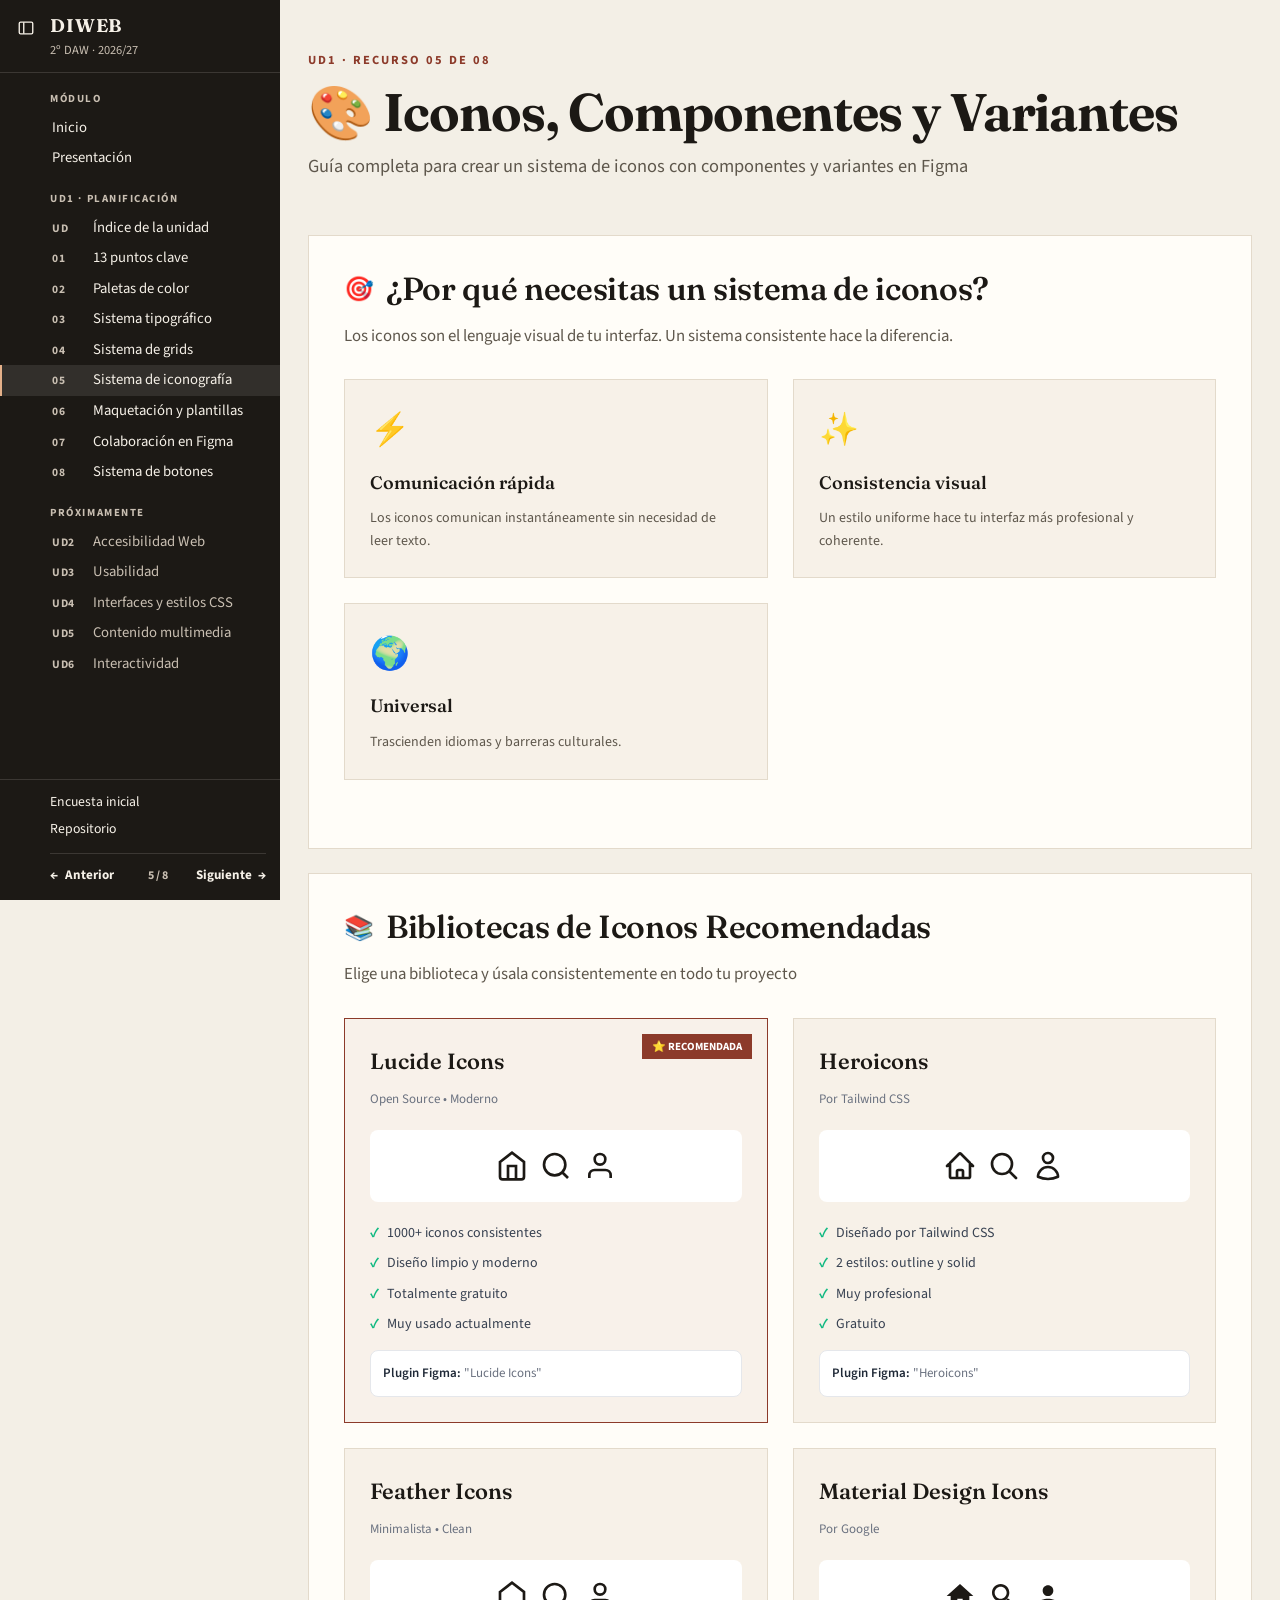
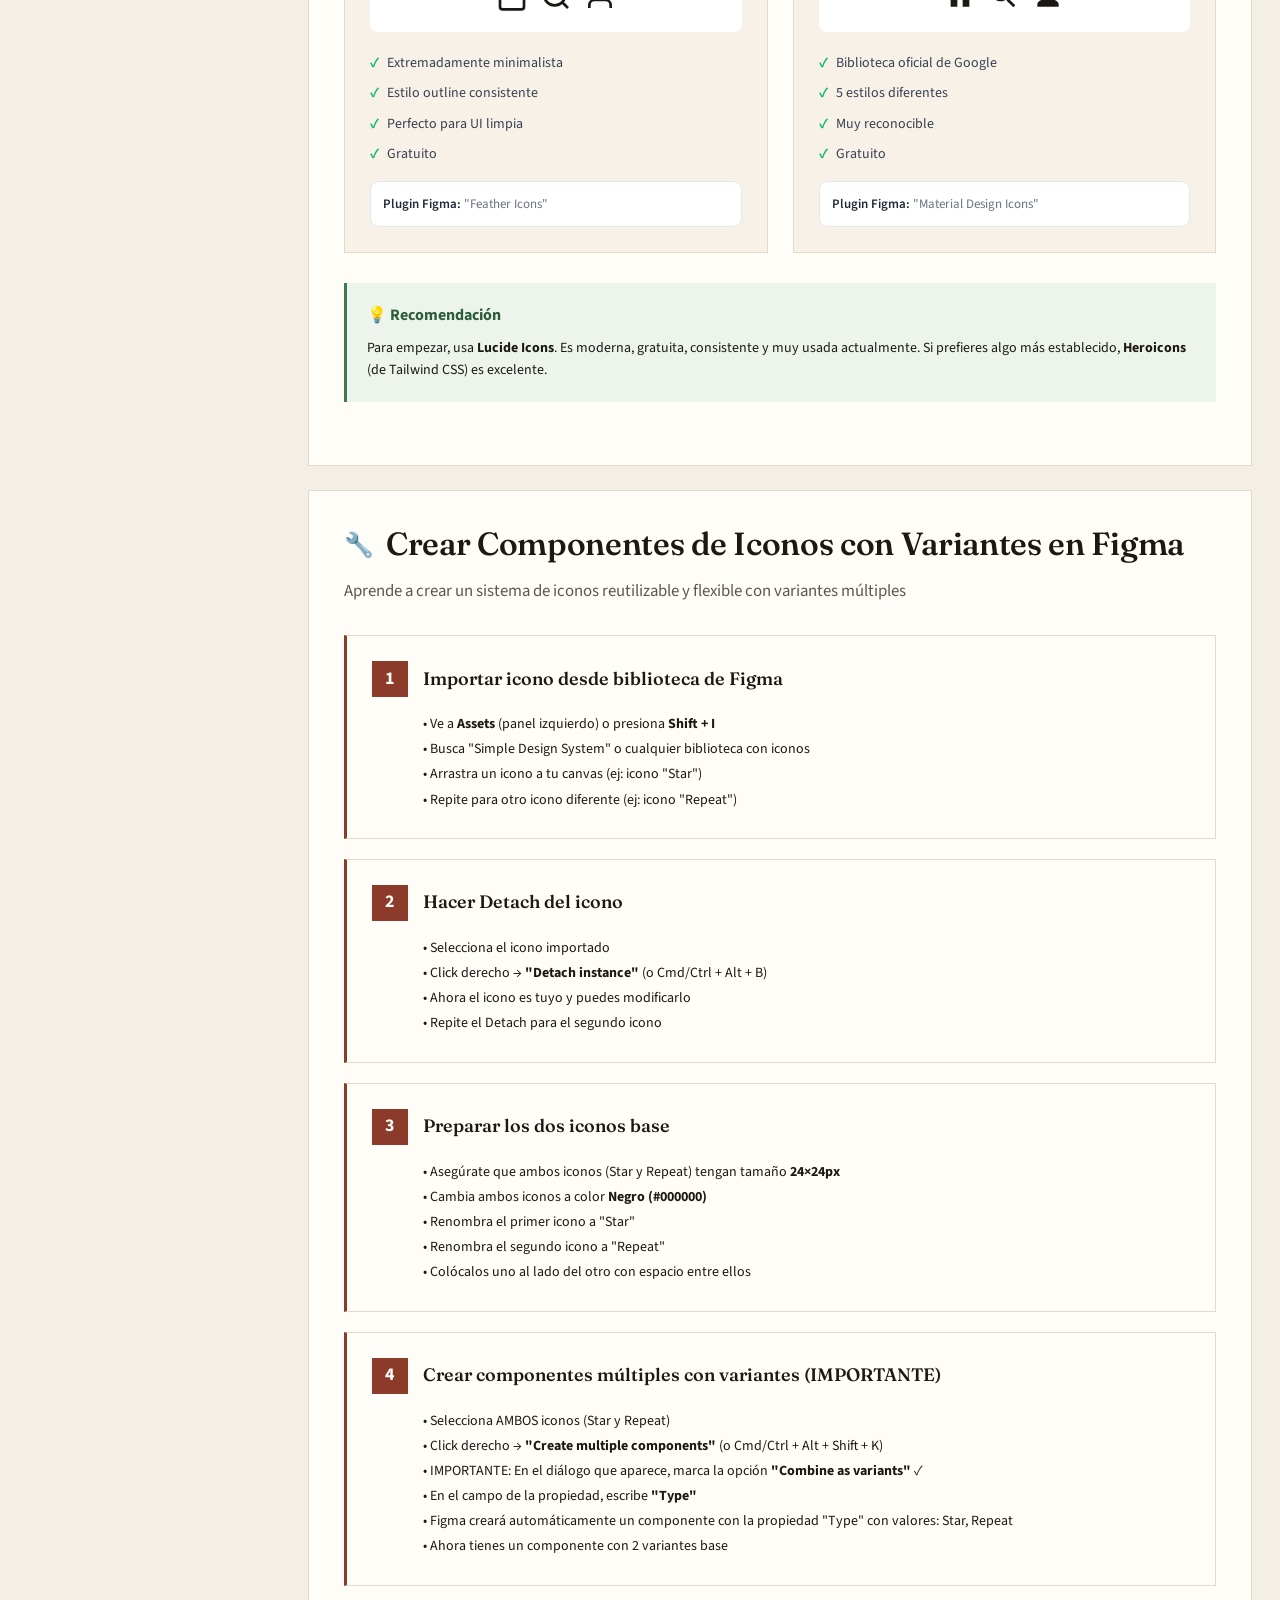
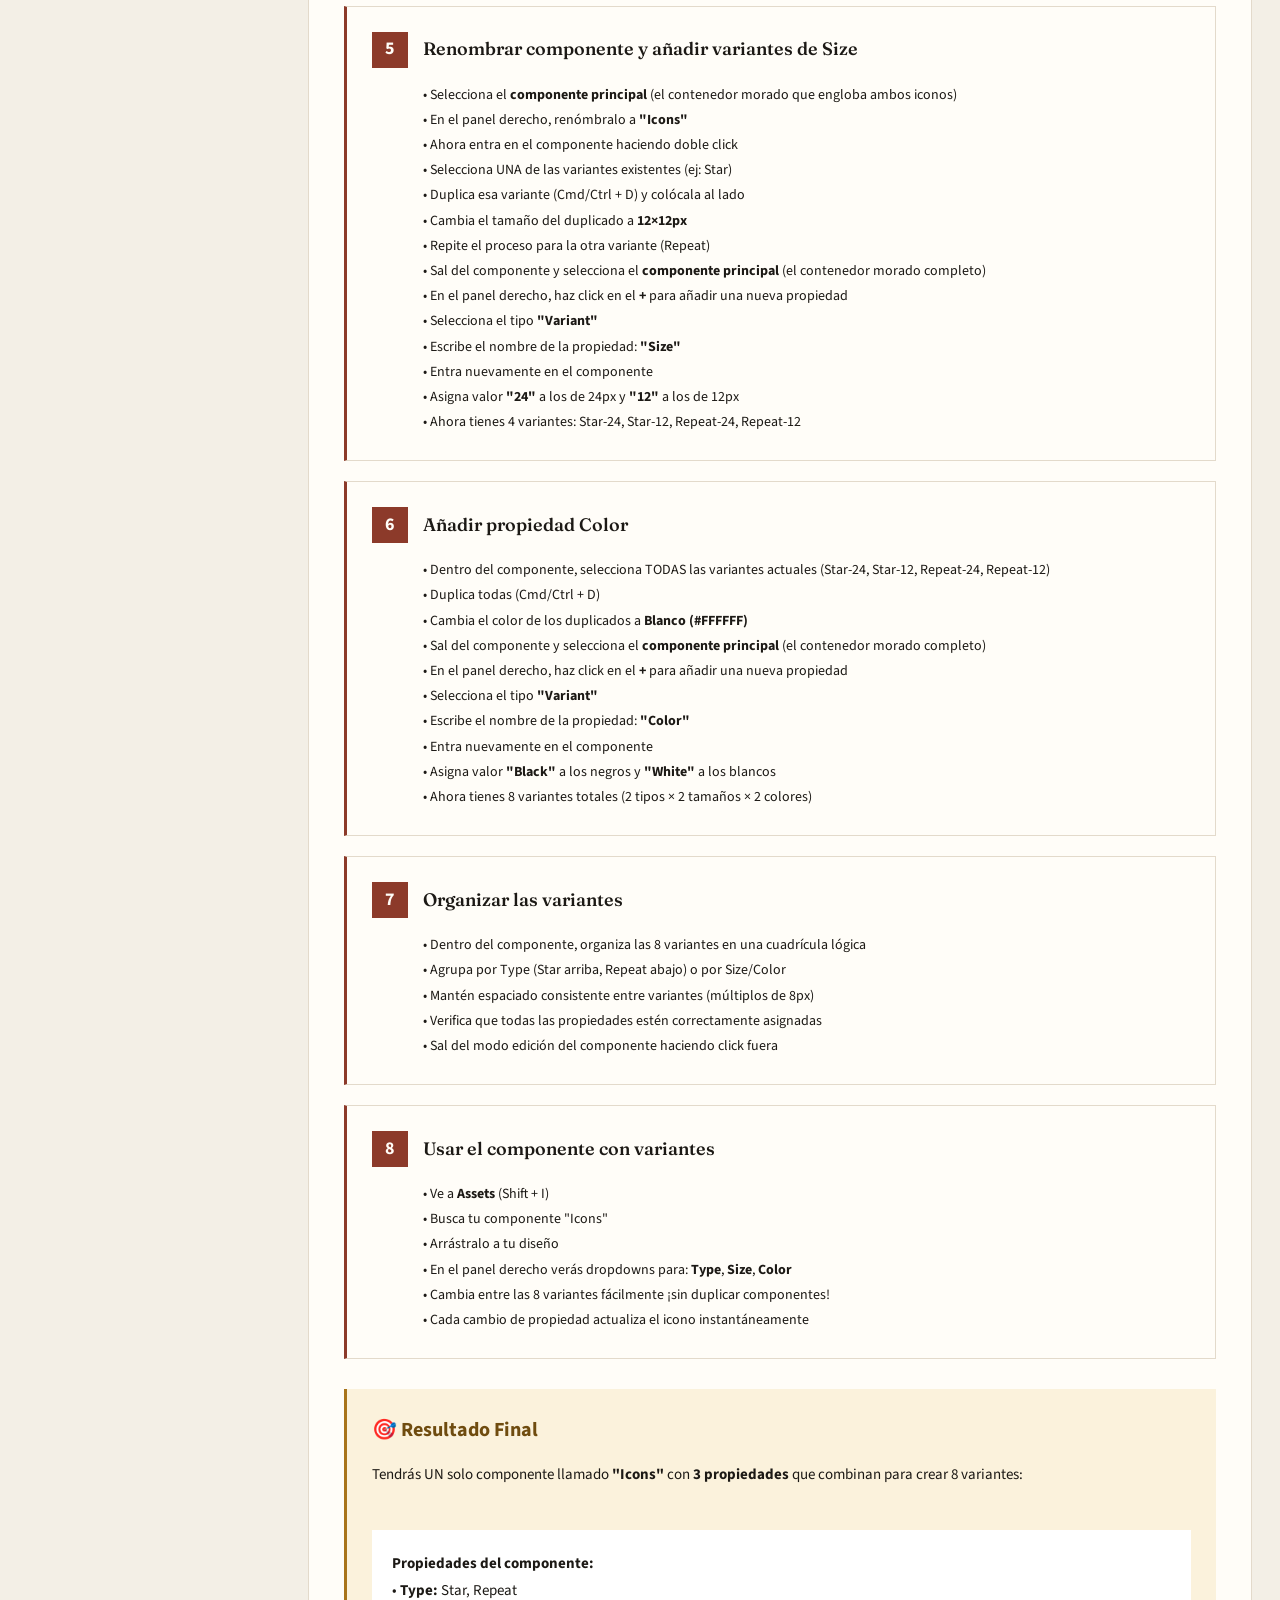
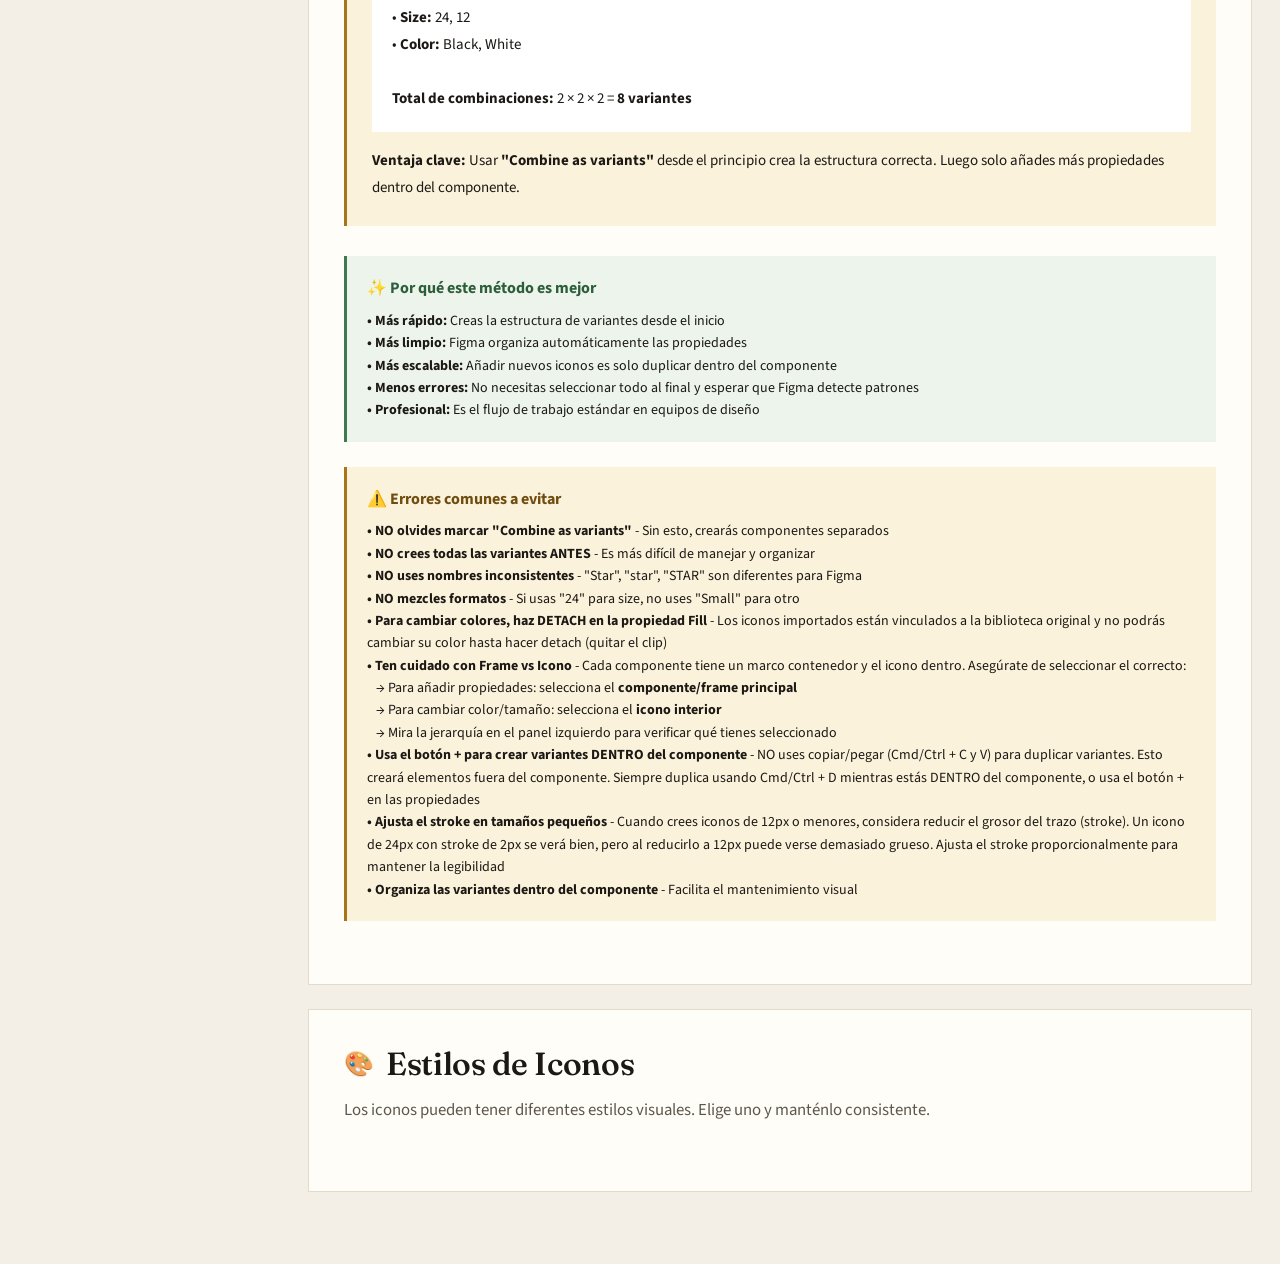
<file: UD1_Planificacion_Interfaces/sistema_iconografia.html>
<!DOCTYPE html>
<!-- saved from url=(0012)about:srcdoc -->
<html lang="es"><head>
<script>document.documentElement.classList.add("site", "leccion", "l-iconos", "leccion-sans");try{if(localStorage.getItem("diweb-nav")==="plegado")document.documentElement.classList.add("nav-collapsed")}catch(e){}</script>
<link rel="stylesheet" href="../assets/site.css">
<meta http-equiv="Content-Type" content="text/html; charset=UTF-8">
    
  
    
    <meta name="viewport" content="width=device-width, initial-scale=1.0">
    <title>Sistema de Iconografía</title>
    <style>
        * {
            margin: 0;
            padding: 0;
            box-sizing: border-box;
        }
        
        body {
            font-family: -apple-system, BlinkMacSystemFont, 'Segoe UI', Roboto, sans-serif;
            line-height: 1.6;
            background: #f8fafc;
            color: #1f2937;
        }
        
        .main-header {
            background: linear-gradient(135deg, #ec4899 0%, #8b5cf6 100%);
            color: white;
            padding: 60px 20px;
            text-align: center;
        }
        
        .main-header h1 {
            font-size: 48px;
            font-weight: 800;
            margin-bottom: 15px;
        }
        
        .main-header p {
            font-size: 18px;
            opacity: 0.95;
        }
        
        .container {
            max-width: 1200px;
            margin: 0 auto;
            padding: 20px;
        }
        
        .section {
            background: white;
            border-radius: 16px;
            padding: 40px;
            margin: 30px 0;
            box-shadow: 0 2px 8px rgba(0,0,0,0.08);
        }
        
        .section-title {
            font-size: 32px;
            font-weight: 700;
            color: #1f2937;
            margin-bottom: 15px;
            display: flex;
            align-items: center;
            gap: 12px;
        }
        
        .section-subtitle {
            color: #6b7280;
            font-size: 16px;
            margin-bottom: 30px;
        }
        
        /* LIBRARY COMPARISON */
        .library-grid {
            display: grid;
            grid-template-columns: repeat(auto-fit, minmax(280px, 1fr));
            gap: 25px;
            margin: 30px 0;
        }
        
        .library-card {
            background: linear-gradient(135deg, #f9fafb 0%, #f3f4f6 100%);
            border: 2px solid #e5e7eb;
            border-radius: 12px;
            padding: 25px;
            transition: all 0.3s;
            position: relative;
        }
        
        .library-card:hover {
            transform: translateY(-4px);
            box-shadow: 0 12px 30px rgba(0,0,0,0.12);
            border-color: #d1d5db;
        }
        
        .library-card.recommended {
            border-color: #10b981;
            background: linear-gradient(135deg, #ecfdf5 0%, #d1fae5 100%);
        }
        
        .recommended-badge {
            position: absolute;
            top: 15px;
            right: 15px;
            background: #10b981;
            color: white;
            padding: 4px 10px;
            border-radius: 6px;
            font-size: 11px;
            font-weight: 700;
            text-transform: uppercase;
        }
        
        .library-name {
            font-size: 22px;
            font-weight: 700;
            color: #111827;
            margin-bottom: 10px;
        }
        
        .library-creator {
            font-size: 13px;
            color: #6b7280;
            margin-bottom: 15px;
        }
        
        .library-icons-demo {
            display: flex;
            gap: 12px;
            margin: 20px 0;
            padding: 20px;
            background: white;
            border-radius: 8px;
            justify-content: center;
        }
        
        .demo-icon {
            width: 32px;
            height: 32px;
            display: flex;
            align-items: center;
            justify-content: center;
        }
        
        .library-features {
            margin: 15px 0;
        }
        
        .feature-item {
            display: flex;
            align-items: center;
            gap: 8px;
            margin-bottom: 8px;
            font-size: 14px;
            color: #374151;
        }
        
        .check-icon {
            color: #10b981;
            font-weight: 700;
        }
        
        .library-plugin {
            margin-top: 15px;
            padding: 12px;
            background: white;
            border-radius: 8px;
            font-size: 13px;
            color: #6b7280;
            border: 1px solid #e5e7eb;
        }
        
        .plugin-label {
            font-weight: 600;
            color: #1f2937;
        }
        
        /* ICON STYLES */
        .styles-grid {
            display: grid;
            grid-template-columns: repeat(auto-fit, minmax(250px, 1fr));
            gap: 25px;
            margin: 30px 0;
        }
        
        .style-card {
            background: #f9fafb;
            border: 2px solid #e5e7eb;
            border-radius: 12px;
            padding: 25px;
            text-align: center;
        }
        
        .style-demo {
            background: white;
            padding: 30px;
            border-radius: 10px;
            margin-bottom: 20px;
            display: flex;
            gap: 15px;
            justify-content: center;
            align-items: center;
        }
        
        .style-name {
            font-size: 20px;
            font-weight: 700;
            color: #111827;
            margin-bottom: 10px;
        }
        
        .style-desc {
            font-size: 14px;
            color: #6b7280;
            margin-bottom: 15px;
        }
        
        .style-use {
            background: white;
            padding: 12px;
            border-radius: 8px;
            font-size: 13px;
            color: #374151;
        }
        
        /* ICON SIZES */
        .sizes-demo {
            background: #f9fafb;
            border-radius: 12px;
            padding: 40px;
            margin: 30px 0;
        }
        
        .size-row {
            display: flex;
            align-items: center;
            gap: 30px;
            padding: 20px;
            background: white;
            border-radius: 10px;
            margin-bottom: 15px;
            border: 1px solid #e5e7eb;
        }
        
        .size-icon-container {
            min-width: 80px;
            display: flex;
            justify-content: center;
            align-items: center;
        }
        
        .size-icon {
            background: #dbeafe;
            border-radius: 8px;
            display: flex;
            align-items: center;
            justify-content: center;
            color: #2563eb;
            font-weight: 700;
        }
        
        .size-info {
            flex: 1;
        }
        
        .size-label {
            font-size: 18px;
            font-weight: 700;
            color: #111827;
            margin-bottom: 5px;
        }
        
        .size-pixels {
            font-size: 14px;
            color: #3b82f6;
            font-family: 'Monaco', monospace;
            margin-bottom: 5px;
        }
        
        .size-use {
            font-size: 13px;
            color: #6b7280;
        }
        
        .size-badge {
            background: #10b981;
            color: white;
            padding: 6px 12px;
            border-radius: 6px;
            font-size: 12px;
            font-weight: 700;
        }
        
        /* FIGMA SETUP */
        .figma-steps {
            display: grid;
            gap: 20px;
            margin: 30px 0;
        }
        
        .figma-step {
            background: linear-gradient(135deg, #f0fdf4 0%, #dcfce7 100%);
            border: 2px solid #86efac;
            border-radius: 12px;
            padding: 25px;
            border-left: 6px solid #10b981;
        }
        
        .step-header {
            display: flex;
            align-items: center;
            gap: 15px;
            margin-bottom: 15px;
        }
        
        .step-number {
            background: #10b981;
            color: white;
            width: 36px;
            height: 36px;
            border-radius: 50%;
            display: flex;
            align-items: center;
            justify-content: center;
            font-weight: 700;
            font-size: 18px;
        }
        
        .step-title {
            font-size: 18px;
            font-weight: 700;
            color: #065f46;
        }
        
        .step-content {
            color: #047857;
            font-size: 14px;
            line-height: 1.8;
            padding-left: 51px;
        }
        
        /* USAGE EXAMPLES */
        .usage-grid {
            display: grid;
            gap: 20px;
            margin: 30px 0;
        }
        
        .usage-example {
            background: #f9fafb;
            border: 2px solid #e5e7eb;
            border-radius: 12px;
            overflow: hidden;
        }
        
        .usage-header {
            background: linear-gradient(135deg, #3b82f6 0%, #2563eb 100%);
            color: white;
            padding: 15px 20px;
            font-weight: 700;
            font-size: 16px;
        }
        
        .usage-content {
            padding: 25px;
        }
        
        .usage-demo {
            background: white;
            padding: 20px;
            border-radius: 10px;
            margin-bottom: 15px;
            border: 1px solid #e5e7eb;
        }
        
        .demo-button {
            display: inline-flex;
            align-items: center;
            gap: 8px;
            background: #3b82f6;
            color: white;
            padding: 12px 24px;
            border-radius: 8px;
            font-weight: 600;
            border: none;
            cursor: pointer;
            font-size: 15px;
        }
        
        .demo-input {
            display: flex;
            align-items: center;
            gap: 10px;
            padding: 12px 16px;
            border: 2px solid #e5e7eb;
            border-radius: 8px;
            background: white;
        }
        
        .demo-input input {
            border: none;
            outline: none;
            font-size: 14px;
            flex: 1;
        }
        
        .demo-card {
            background: white;
            border: 1px solid #e5e7eb;
            border-radius: 12px;
            padding: 20px;
        }
        
        .demo-card-header {
            display: flex;
            align-items: center;
            gap: 12px;
            margin-bottom: 12px;
        }
        
        .demo-card-icon {
            width: 40px;
            height: 40px;
            background: #dbeafe;
            border-radius: 10px;
            display: flex;
            align-items: center;
            justify-content: center;
            color: #2563eb;
            font-size: 20px;
        }
        
        .demo-card-title {
            font-weight: 600;
            color: #111827;
        }
        
        .demo-card-text {
            font-size: 14px;
            color: #6b7280;
        }
        
        .usage-note {
            background: white;
            padding: 15px;
            border-radius: 8px;
            border-left: 4px solid #3b82f6;
            font-size: 13px;
            color: #1e3a8a;
        }
        
        /* TIPS */
        .tip-box {
            padding: 20px;
            margin: 25px 0;
            border-radius: 12px;
            border-left: 5px solid;
        }
        
        .tip-success {
            background: #d1fae5;
            border-color: #10b981;
        }
        
        .tip-warning {
            background: #fef3c7;
            border-color: #f59e0b;
        }
        
        .tip-info {
            background: #dbeafe;
            border-color: #3b82f6;
        }
        
        .tip-title {
            font-size: 16px;
            font-weight: 700;
            margin-bottom: 8px;
        }
        
        .tip-success .tip-title {
            color: #065f46;
        }
        
        .tip-warning .tip-title {
            color: #92400e;
        }
        
        .tip-info .tip-title {
            color: #1e40af;
        }
        
        .tip-text {
            font-size: 14px;
            line-height: 1.6;
        }
        
        .tip-success .tip-text {
            color: #064e3b;
        }
        
        .tip-warning .tip-text {
            color: #78350f;
        }
        
        .tip-info .tip-text {
            color: #1e3a8a;
        }
        
        /* CHECKLIST */
        .checklist {
            background: #f9fafb;
            border-radius: 12px;
            padding: 30px;
            margin: 30px 0;
        }
        
        .checklist-title {
            font-size: 20px;
            font-weight: 700;
            color: #111827;
            margin-bottom: 20px;
        }
        
        .checklist-item {
            display: flex;
            align-items: start;
            gap: 12px;
            padding: 15px;
            background: white;
            border-radius: 8px;
            margin-bottom: 12px;
            border: 1px solid #e5e7eb;
        }
        
        .check-box {
            background: #10b981;
            color: white;
            width: 24px;
            height: 24px;
            border-radius: 6px;
            display: flex;
            align-items: center;
            justify-content: center;
            font-weight: 700;
            font-size: 14px;
            flex-shrink: 0;
        }
        
        .checklist-text {
            color: #374151;
            line-height: 1.5;
        }
        
        @media (max-width: 768px) {
            .main-header h1 {
                font-size: 32px;
            }
            
            .section {
                padding: 25px 20px;
            }
            
            .library-grid,
            .styles-grid {
                grid-template-columns: 1fr;
            }
        }
    </style>
<link rel="stylesheet" href="../assets/lesson.css">
</head>
<body id="artifacts-component-root-html">
<div class="main-header">
        <h1>🎨 Iconos, Componentes y Variantes</h1>
        <p>Guía completa para crear un sistema de iconos con componentes y variantes en Figma</p>
    </div>

    <div class="container">
        <!-- INTRODUCCIÓN -->
        <div class="section">
            <h2 class="section-title">
                <span style="font-size: 36px;">🎯</span>
                ¿Por qué necesitas un sistema de iconos?
            </h2>
            <p class="section-subtitle">Los iconos son el lenguaje visual de tu interfaz. Un sistema consistente hace la diferencia.</p>
            
            <div class="library-grid">
                <div style="background: linear-gradient(135deg, #eff6ff 0%, #dbeafe 100%); padding: 25px; border-radius: 12px; border: 2px solid #93c5fd;">
                    <div style="font-size: 32px; margin-bottom: 12px;">⚡</div>
                    <h3 style="color: #1e40af; font-size: 18px; margin-bottom: 10px; font-weight: 700;">Comunicación rápida</h3>
                    <p style="color: #1e3a8a; font-size: 14px;">Los iconos comunican instantáneamente sin necesidad de leer texto.</p>
                </div>
                
                <div style="background: linear-gradient(135deg, #f0fdf4 0%, #dcfce7 100%); padding: 25px; border-radius: 12px; border: 2px solid #86efac;">
                    <div style="font-size: 32px; margin-bottom: 12px;">✨</div>
                    <h3 style="color: #15803d; font-size: 18px; margin-bottom: 10px; font-weight: 700;">Consistencia visual</h3>
                    <p style="color: #14532d; font-size: 14px;">Un estilo uniforme hace tu interfaz más profesional y coherente.</p>
                </div>
                
                <div style="background: linear-gradient(135deg, #fef3c7 0%, #fde68a 100%); padding: 25px; border-radius: 12px; border: 2px solid #fcd34d;">
                    <div style="font-size: 32px; margin-bottom: 12px;">🌍</div>
                    <h3 style="color: #92400e; font-size: 18px; margin-bottom: 10px; font-weight: 700;">Universal</h3>
                    <p style="color: #78350f; font-size: 14px;">Trascienden idiomas y barreras culturales.</p>
                </div>
            </div>
        </div>

        <!-- BIBLIOTECAS RECOMENDADAS -->
        <div class="section">
            <h2 class="section-title">
                <span style="font-size: 36px;">📚</span>
                Bibliotecas de Iconos Recomendadas
            </h2>
            <p class="section-subtitle">Elige una biblioteca y úsala consistentemente en todo tu proyecto</p>

            <div class="library-grid">
                <!-- LUCIDE -->
                <div class="library-card recommended">
                    <span class="recommended-badge">⭐ Recomendada</span>
                    <div class="library-name">Lucide Icons</div>
                    <div class="library-creator">Open Source • Moderno</div>
                    
                    <div class="library-icons-demo">
                        <div class="demo-icon">
                            <svg width="32" height="32" viewBox="0 0 24 24" fill="none" stroke="currentColor" stroke-width="2">
                                <path d="M3 9l9-7 9 7v11a2 2 0 0 1-2 2H5a2 2 0 0 1-2-2z"></path>
                                <polyline points="9 22 9 12 15 12 15 22"></polyline>
                            </svg>
                        </div>
                        <div class="demo-icon">
                            <svg width="32" height="32" viewBox="0 0 24 24" fill="none" stroke="currentColor" stroke-width="2">
                                <circle cx="11" cy="11" r="8"></circle>
                                <path d="m21 21-4.35-4.35"></path>
                            </svg>
                        </div>
                        <div class="demo-icon">
                            <svg width="32" height="32" viewBox="0 0 24 24" fill="none" stroke="currentColor" stroke-width="2">
                                <path d="M20 21v-2a4 4 0 0 0-4-4H8a4 4 0 0 0-4 4v2"></path>
                                <circle cx="12" cy="7" r="4"></circle>
                            </svg>
                        </div>
                    </div>
                    
                    <div class="library-features">
                        <div class="feature-item">
                            <span class="check-icon">✓</span>
                            <span>1000+ iconos consistentes</span>
                        </div>
                        <div class="feature-item">
                            <span class="check-icon">✓</span>
                            <span>Diseño limpio y moderno</span>
                        </div>
                        <div class="feature-item">
                            <span class="check-icon">✓</span>
                            <span>Totalmente gratuito</span>
                        </div>
                        <div class="feature-item">
                            <span class="check-icon">✓</span>
                            <span>Muy usado actualmente</span>
                        </div>
                    </div>
                    
                    <div class="library-plugin">
                        <span class="plugin-label">Plugin Figma:</span> "Lucide Icons"
                    </div>
                </div>

                <!-- HEROICONS -->
                <div class="library-card">
                    <div class="library-name">Heroicons</div>
                    <div class="library-creator">Por Tailwind CSS</div>
                    
                    <div class="library-icons-demo">
                        <div class="demo-icon">
                            <svg width="32" height="32" viewBox="0 0 24 24" fill="none" stroke="currentColor" stroke-width="2">
                                <path stroke-linecap="round" stroke-linejoin="round" d="M2.25 12l8.954-8.955c.44-.439 1.152-.439 1.591 0L21.75 12M4.5 9.75v10.125c0 .621.504 1.125 1.125 1.125H9.75v-4.875c0-.621.504-1.125 1.125-1.125h2.25c.621 0 1.125.504 1.125 1.125V21h4.125c.621 0 1.125-.504 1.125-1.125V9.75M8.25 21h8.25"></path>
                            </svg>
                        </div>
                        <div class="demo-icon">
                            <svg width="32" height="32" viewBox="0 0 24 24" fill="none" stroke="currentColor" stroke-width="2">
                                <path stroke-linecap="round" stroke-linejoin="round" d="M21 21l-5.197-5.197m0 0A7.5 7.5 0 105.196 5.196a7.5 7.5 0 0010.607 10.607z"></path>
                            </svg>
                        </div>
                        <div class="demo-icon">
                            <svg width="32" height="32" viewBox="0 0 24 24" fill="none" stroke="currentColor" stroke-width="2">
                                <path stroke-linecap="round" stroke-linejoin="round" d="M15.75 6a3.75 3.75 0 11-7.5 0 3.75 3.75 0 017.5 0zM4.501 20.118a7.5 7.5 0 0114.998 0A17.933 17.933 0 0112 21.75c-2.676 0-5.216-.584-7.499-1.632z"></path>
                            </svg>
                        </div>
                    </div>
                    
                    <div class="library-features">
                        <div class="feature-item">
                            <span class="check-icon">✓</span>
                            <span>Diseñado por Tailwind CSS</span>
                        </div>
                        <div class="feature-item">
                            <span class="check-icon">✓</span>
                            <span>2 estilos: outline y solid</span>
                        </div>
                        <div class="feature-item">
                            <span class="check-icon">✓</span>
                            <span>Muy profesional</span>
                        </div>
                        <div class="feature-item">
                            <span class="check-icon">✓</span>
                            <span>Gratuito</span>
                        </div>
                    </div>
                    
                    <div class="library-plugin">
                        <span class="plugin-label">Plugin Figma:</span> "Heroicons"
                    </div>
                </div>

                <!-- FEATHER -->
                <div class="library-card">
                    <div class="library-name">Feather Icons</div>
                    <div class="library-creator">Minimalista • Clean</div>
                    
                    <div class="library-icons-demo">
                        <div class="demo-icon">
                            <svg width="32" height="32" viewBox="0 0 24 24" fill="none" stroke="currentColor" stroke-width="2">
                                <path d="M3 9l9-7 9 7v11a2 2 0 0 1-2 2H5a2 2 0 0 1-2-2z"></path>
                            </svg>
                        </div>
                        <div class="demo-icon">
                            <svg width="32" height="32" viewBox="0 0 24 24" fill="none" stroke="currentColor" stroke-width="2">
                                <circle cx="11" cy="11" r="8"></circle>
                                <line x1="21" y1="21" x2="16.65" y2="16.65"></line>
                            </svg>
                        </div>
                        <div class="demo-icon">
                            <svg width="32" height="32" viewBox="0 0 24 24" fill="none" stroke="currentColor" stroke-width="2">
                                <path d="M20 21v-2a4 4 0 0 0-4-4H8a4 4 0 0 0-4 4v2"></path>
                                <circle cx="12" cy="7" r="4"></circle>
                            </svg>
                        </div>
                    </div>
                    
                    <div class="library-features">
                        <div class="feature-item">
                            <span class="check-icon">✓</span>
                            <span>Extremadamente minimalista</span>
                        </div>
                        <div class="feature-item">
                            <span class="check-icon">✓</span>
                            <span>Estilo outline consistente</span>
                        </div>
                        <div class="feature-item">
                            <span class="check-icon">✓</span>
                            <span>Perfecto para UI limpia</span>
                        </div>
                        <div class="feature-item">
                            <span class="check-icon">✓</span>
                            <span>Gratuito</span>
                        </div>
                    </div>
                    
                    <div class="library-plugin">
                        <span class="plugin-label">Plugin Figma:</span> "Feather Icons"
                    </div>
                </div>

                <!-- MATERIAL DESIGN -->
                <div class="library-card">
                    <div class="library-name">Material Design Icons</div>
                    <div class="library-creator">Por Google</div>
                    
                    <div class="library-icons-demo">
                        <div class="demo-icon">
                            <svg width="32" height="32" viewBox="0 0 24 24" fill="currentColor">
                                <path d="M10 20v-6h4v6h5v-8h3L12 3 2 12h3v8z"></path>
                            </svg>
                        </div>
                        <div class="demo-icon">
                            <svg width="32" height="32" viewBox="0 0 24 24" fill="currentColor">
                                <path d="M15.5 14h-.79l-.28-.27C15.41 12.59 16 11.11 16 9.5 16 5.91 13.09 3 9.5 3S3 5.91 3 9.5 5.91 16 9.5 16c1.61 0 3.09-.59 4.23-1.57l.27.28v.79l5 4.99L20.49 19l-4.99-5zm-6 0C7.01 14 5 11.99 5 9.5S7.01 5 9.5 5 14 7.01 14 9.5 11.99 14 9.5 14z"></path>
                            </svg>
                        </div>
                        <div class="demo-icon">
                            <svg width="32" height="32" viewBox="0 0 24 24" fill="currentColor">
                                <path d="M12 12c2.21 0 4-1.79 4-4s-1.79-4-4-4-4 1.79-4 4 1.79 4 4 4zm0 2c-2.67 0-8 1.34-8 4v2h16v-2c0-2.66-5.33-4-8-4z"></path>
                            </svg>
                        </div>
                    </div>
                    
                    <div class="library-features">
                        <div class="feature-item">
                            <span class="check-icon">✓</span>
                            <span>Biblioteca oficial de Google</span>
                        </div>
                        <div class="feature-item">
                            <span class="check-icon">✓</span>
                            <span>5 estilos diferentes</span>
                        </div>
                        <div class="feature-item">
                            <span class="check-icon">✓</span>
                            <span>Muy reconocible</span>
                        </div>
                        <div class="feature-item">
                            <span class="check-icon">✓</span>
                            <span>Gratuito</span>
                        </div>
                    </div>
                    
                    <div class="library-plugin">
                        <span class="plugin-label">Plugin Figma:</span> "Material Design Icons"
                    </div>
                </div>
            </div>

            <div class="tip-box tip-success">
                <div class="tip-title">💡 Recomendación</div>
                <div class="tip-text">
                    Para empezar, usa <strong>Lucide Icons</strong>. Es moderna, gratuita, consistente y muy usada actualmente. Si prefieres algo más establecido, <strong>Heroicons</strong> (de Tailwind CSS) es excelente.
                </div>
            </div>
        </div>

        <!-- CREAR COMPONENTES CON VARIANTES -->
        <div class="section">
            <h2 class="section-title">
                <span style="font-size: 36px;">🔧</span>
                Crear Componentes de Iconos con Variantes en Figma
            </h2>
            <p class="section-subtitle">Aprende a crear un sistema de iconos reutilizable y flexible con variantes múltiples</p>

            <div class="figma-steps">
                <div class="figma-step">
                    <div class="step-header">
                        <span class="step-number">1</span>
                        <span class="step-title">Importar icono desde biblioteca de Figma</span>
                    </div>
                    <div class="step-content">
                        • Ve a <strong>Assets</strong> (panel izquierdo) o presiona <strong>Shift + I</strong><br>
                        • Busca "Simple Design System" o cualquier biblioteca con iconos<br>
                        • Arrastra un icono a tu canvas (ej: icono "Star")<br>
                        • Repite para otro icono diferente (ej: icono "Repeat")
                    </div>
                </div>

                <div class="figma-step">
                    <div class="step-header">
                        <span class="step-number">2</span>
                        <span class="step-title">Hacer Detach del icono</span>
                    </div>
                    <div class="step-content">
                        • Selecciona el icono importado<br>
                        • Click derecho → <strong>"Detach instance"</strong> (o Cmd/Ctrl + Alt + B)<br>
                        • Ahora el icono es tuyo y puedes modificarlo<br>
                        • Repite el Detach para el segundo icono
                    </div>
                </div>

                <div class="figma-step">
                    <div class="step-header">
                        <span class="step-number">3</span>
                        <span class="step-title">Preparar los dos iconos base</span>
                    </div>
                    <div class="step-content">
                        • Asegúrate que ambos iconos (Star y Repeat) tengan tamaño <strong>24×24px</strong><br>
                        • Cambia ambos iconos a color <strong>Negro (#000000)</strong><br>
                        • Renombra el primer icono a "Star"<br>
                        • Renombra el segundo icono a "Repeat"<br>
                        • Colócalos uno al lado del otro con espacio entre ellos
                    </div>
                </div>

                <div class="figma-step">
                    <div class="step-header">
                        <span class="step-number">4</span>
                        <span class="step-title">Crear componentes múltiples con variantes (IMPORTANTE)</span>
                    </div>
                    <div class="step-content">
                        • Selecciona AMBOS iconos (Star y Repeat)<br>
                        • Click derecho → <strong>"Create multiple components"</strong> (o Cmd/Ctrl + Alt + Shift + K)<br>
                        • IMPORTANTE: En el diálogo que aparece, marca la opción <strong>"Combine as variants"</strong> ✓<br>
                        • En el campo de la propiedad, escribe <strong>"Type"</strong><br>
                        • Figma creará automáticamente un componente con la propiedad "Type" con valores: Star, Repeat<br>
                        • Ahora tienes un componente con 2 variantes base
                    </div>
                </div>

                <div class="figma-step">
                    <div class="step-header">
                        <span class="step-number">5</span>
                        <span class="step-title">Renombrar componente y añadir variantes de Size</span>
                    </div>
                    <div class="step-content">
                        • Selecciona el <strong>componente principal</strong> (el contenedor morado que engloba ambos iconos)<br>
                        • En el panel derecho, renómbralo a <strong>"Icons"</strong><br>
                        • Ahora entra en el componente haciendo doble click<br>
                        • Selecciona UNA de las variantes existentes (ej: Star)<br>
                        • Duplica esa variante (Cmd/Ctrl + D) y colócala al lado<br>
                        • Cambia el tamaño del duplicado a <strong>12×12px</strong><br>
                        • Repite el proceso para la otra variante (Repeat)<br>
                        • Sal del componente y selecciona el <strong>componente principal</strong> (el contenedor morado completo)<br>
                        • En el panel derecho, haz click en el <strong>+</strong> para añadir una nueva propiedad<br>
                        • Selecciona el tipo <strong>"Variant"</strong><br>
                        • Escribe el nombre de la propiedad: <strong>"Size"</strong><br>
                        • Entra nuevamente en el componente<br>
                        • Asigna valor <strong>"24"</strong> a los de 24px y <strong>"12"</strong> a los de 12px<br>
                        • Ahora tienes 4 variantes: Star-24, Star-12, Repeat-24, Repeat-12
                    </div>
                </div>

                <div class="figma-step">
                    <div class="step-header">
                        <span class="step-number">6</span>
                        <span class="step-title">Añadir propiedad Color</span>
                    </div>
                    <div class="step-content">
                        • Dentro del componente, selecciona TODAS las variantes actuales (Star-24, Star-12, Repeat-24, Repeat-12)<br>
                        • Duplica todas (Cmd/Ctrl + D)<br>
                        • Cambia el color de los duplicados a <strong>Blanco (#FFFFFF)</strong><br>
                        • Sal del componente y selecciona el <strong>componente principal</strong> (el contenedor morado completo)<br>
                        • En el panel derecho, haz click en el <strong>+</strong> para añadir una nueva propiedad<br>
                        • Selecciona el tipo <strong>"Variant"</strong><br>
                        • Escribe el nombre de la propiedad: <strong>"Color"</strong><br>
                        • Entra nuevamente en el componente<br>
                        • Asigna valor <strong>"Black"</strong> a los negros y <strong>"White"</strong> a los blancos<br>
                        • Ahora tienes 8 variantes totales (2 tipos × 2 tamaños × 2 colores)
                    </div>
                </div>

                <div class="figma-step">
                    <div class="step-header">
                        <span class="step-number">7</span>
                        <span class="step-title">Organizar las variantes</span>
                    </div>
                    <div class="step-content">
                        • Dentro del componente, organiza las 8 variantes en una cuadrícula lógica<br>
                        • Agrupa por Type (Star arriba, Repeat abajo) o por Size/Color<br>
                        • Mantén espaciado consistente entre variantes (múltiplos de 8px)<br>
                        • Verifica que todas las propiedades estén correctamente asignadas<br>
                        • Sal del modo edición del componente haciendo click fuera
                    </div>
                </div>

                <div class="figma-step">
                    <div class="step-header">
                        <span class="step-number">8</span>
                        <span class="step-title">Usar el componente con variantes</span>
                    </div>
                    <div class="step-content">
                        • Ve a <strong>Assets</strong> (Shift + I)<br>
                        • Busca tu componente "Icons"<br>
                        • Arrástralo a tu diseño<br>
                        • En el panel derecho verás dropdowns para: <strong>Type</strong>, <strong>Size</strong>, <strong>Color</strong><br>
                        • Cambia entre las 8 variantes fácilmente ¡sin duplicar componentes!<br>
                        • Cada cambio de propiedad actualiza el icono instantáneamente
                    </div>
                </div>
            </div>

            <div style="background: linear-gradient(135deg, #fef3c7 0%, #fde68a 100%); border: 3px solid #f59e0b; border-radius: 12px; padding: 25px; margin: 30px 0;">
                <h3 style="color: #92400e; font-size: 20px; margin-bottom: 15px; font-weight: 700;">🎯 Resultado Final</h3>
                <div style="color: #78350f; font-size: 15px; line-height: 1.8;">
                    Tendrás UN solo componente llamado <strong>"Icons"</strong> con <strong>3 propiedades</strong> que combinan para crear 8 variantes:<br><br>
                    
                    <div style="background: white; padding: 20px; border-radius: 8px; margin: 15px 0;">
                        <strong style="color: #111827;">Propiedades del componente:</strong><br>
                        • <strong>Type:</strong> Star, Repeat<br>
                        • <strong>Size:</strong> 24, 12<br>
                        • <strong>Color:</strong> Black, White<br><br>
                        
                        <strong style="color: #111827;">Total de combinaciones:</strong> 2 × 2 × 2 = <strong>8 variantes</strong>
                    </div>
                    
                    <strong>Ventaja clave:</strong> Usar <strong>"Combine as variants"</strong> desde el principio crea la estructura correcta. Luego solo añades más propiedades dentro del componente.
                </div>
            </div>

            <div class="tip-box tip-success">
                <div class="tip-title">✨ Por qué este método es mejor</div>
                <div class="tip-text">
                    <strong>• Más rápido:</strong> Creas la estructura de variantes desde el inicio<br>
                    <strong>• Más limpio:</strong> Figma organiza automáticamente las propiedades<br>
                    <strong>• Más escalable:</strong> Añadir nuevos iconos es solo duplicar dentro del componente<br>
                    <strong>• Menos errores:</strong> No necesitas seleccionar todo al final y esperar que Figma detecte patrones<br>
                    <strong>• Profesional:</strong> Es el flujo de trabajo estándar en equipos de diseño
                </div>
            </div>

            <div class="tip-box tip-warning">
                <div class="tip-title">⚠️ Errores comunes a evitar</div>
                <div class="tip-text">
                    <strong>• NO olvides marcar "Combine as variants"</strong> - Sin esto, crearás componentes separados<br>
                    <strong>• NO crees todas las variantes ANTES</strong> - Es más difícil de manejar y organizar<br>
                    <strong>• NO uses nombres inconsistentes</strong> - "Star", "star", "STAR" son diferentes para Figma<br>
                    <strong>• NO mezcles formatos</strong> - Si usas "24" para size, no uses "Small" para otro<br>
                    <strong>• Para cambiar colores, haz DETACH en la propiedad Fill</strong> - Los iconos importados están vinculados a la biblioteca original y no podrás cambiar su color hasta hacer detach (quitar el clip)<br>
                    <strong>• Ten cuidado con Frame vs Icono</strong> - Cada componente tiene un marco contenedor y el icono dentro. Asegúrate de seleccionar el correcto:<br>
                    &nbsp;&nbsp;&nbsp;→ Para añadir propiedades: selecciona el <strong>componente/frame principal</strong><br>
                    &nbsp;&nbsp;&nbsp;→ Para cambiar color/tamaño: selecciona el <strong>icono interior</strong><br>
                    &nbsp;&nbsp;&nbsp;→ Mira la jerarquía en el panel izquierdo para verificar qué tienes seleccionado<br>
                    <strong>• Usa el botón + para crear variantes DENTRO del componente</strong> - NO uses copiar/pegar (Cmd/Ctrl + C y V) para duplicar variantes. Esto creará elementos fuera del componente. Siempre duplica usando Cmd/Ctrl + D mientras estás DENTRO del componente, o usa el botón + en las propiedades<br>
                    <strong>• Ajusta el stroke en tamaños pequeños</strong> - Cuando crees iconos de 12px o menores, considera reducir el grosor del trazo (stroke). Un icono de 24px con stroke de 2px se verá bien, pero al reducirlo a 12px puede verse demasiado grueso. Ajusta el stroke proporcionalmente para mantener la legibilidad<br>
                    <strong>• Organiza las variantes dentro del componente</strong> - Facilita el mantenimiento visual
                </div>
            </div>
        </div>

        <!-- ESTILOS DE ICONOS -->
        <div class="section">
            <h2 class="section-title">
                <span style="font-size: 36px;">🎨</span>
                Estilos de Iconos
            </h2>
            <p class="section-subtitle">Los iconos pueden tener diferentes estilos visuales. Elige uno y manténlo consistente.</p></div></div>
<script src="../assets/nav.js"></script>
</body></html>
</file>
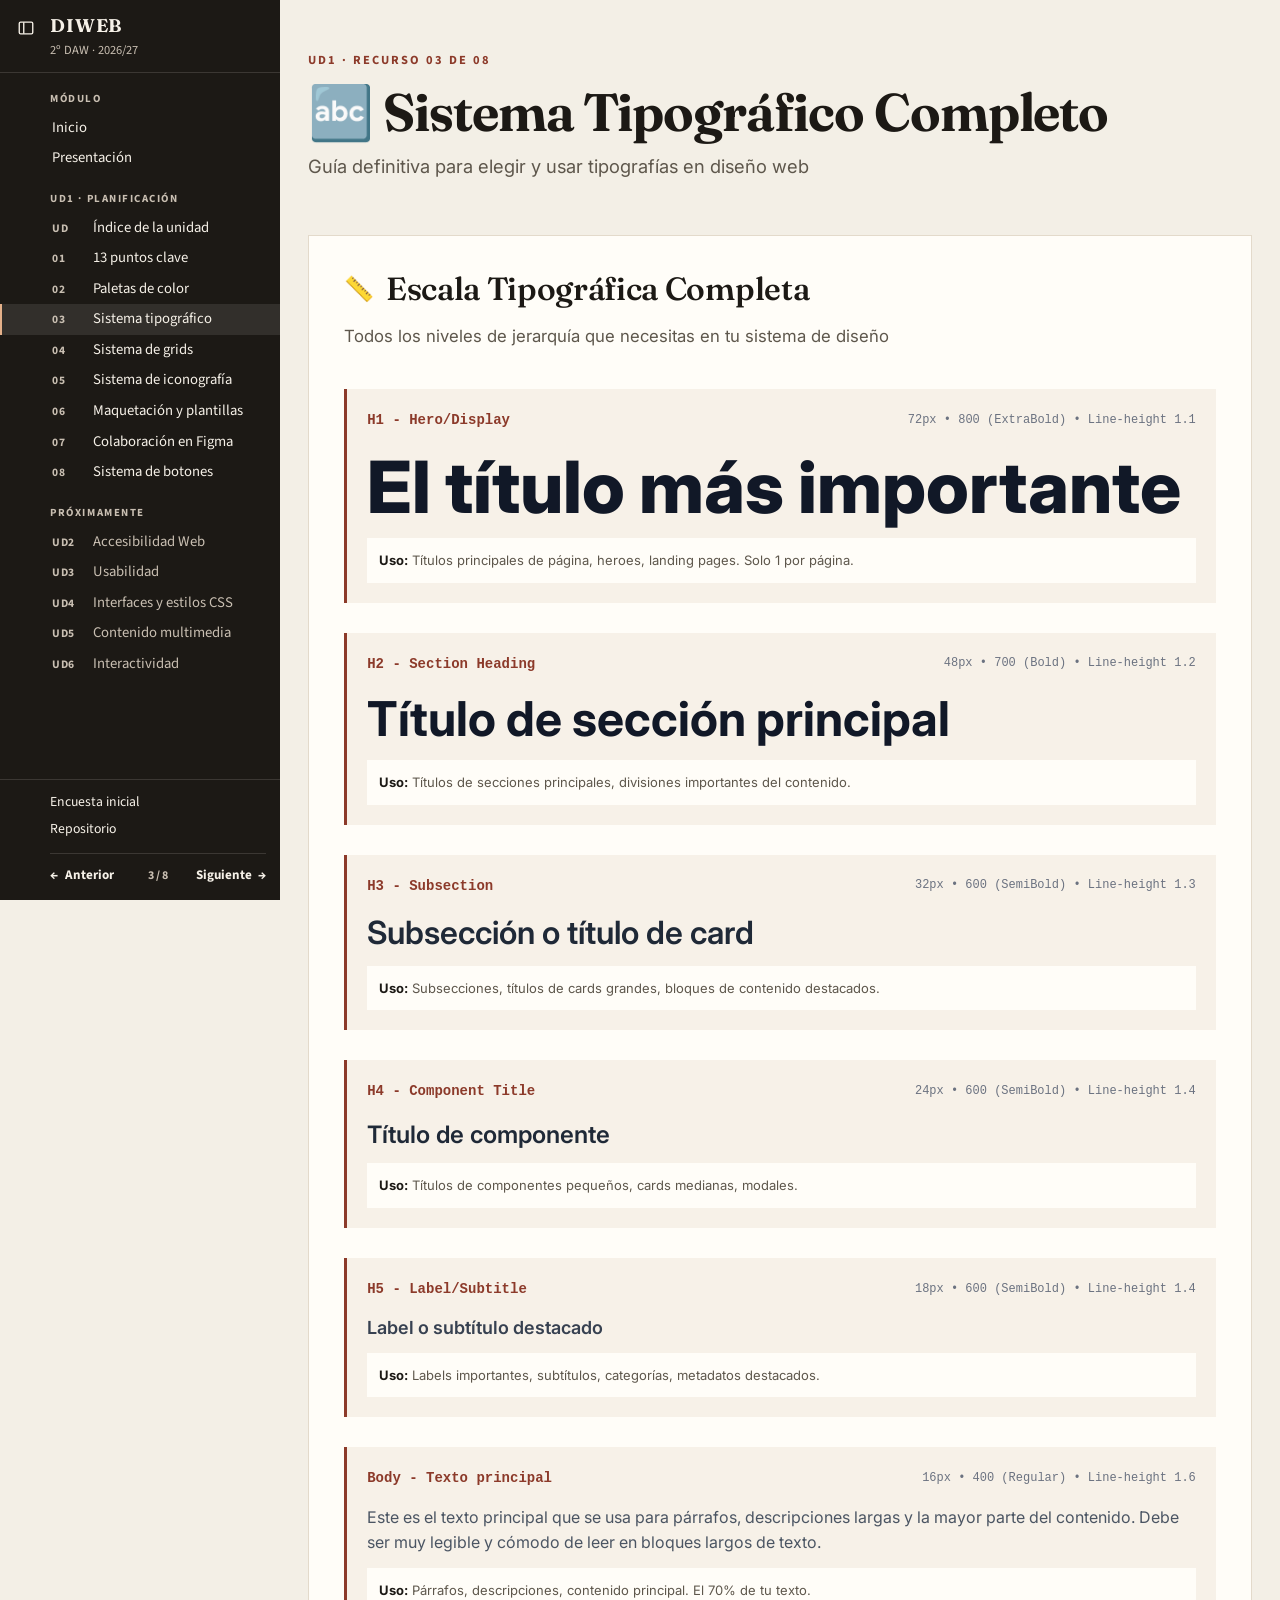
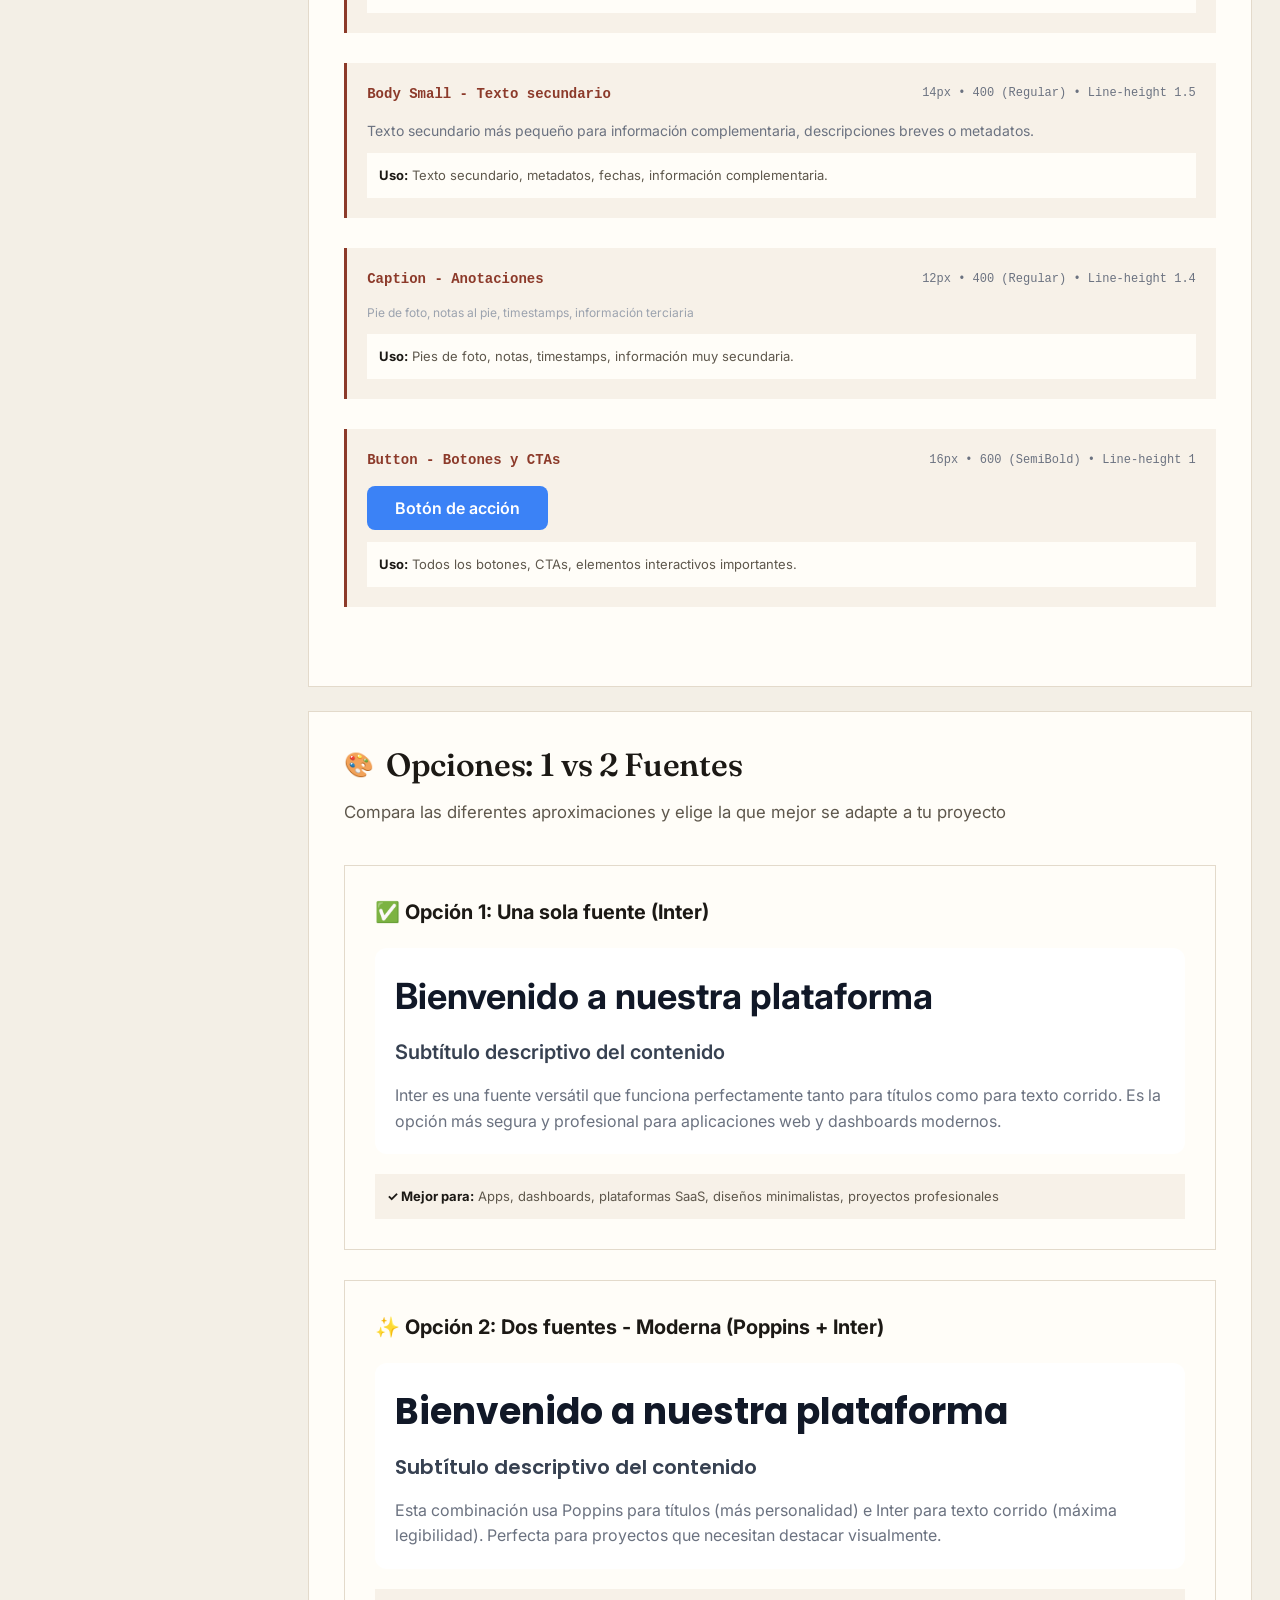
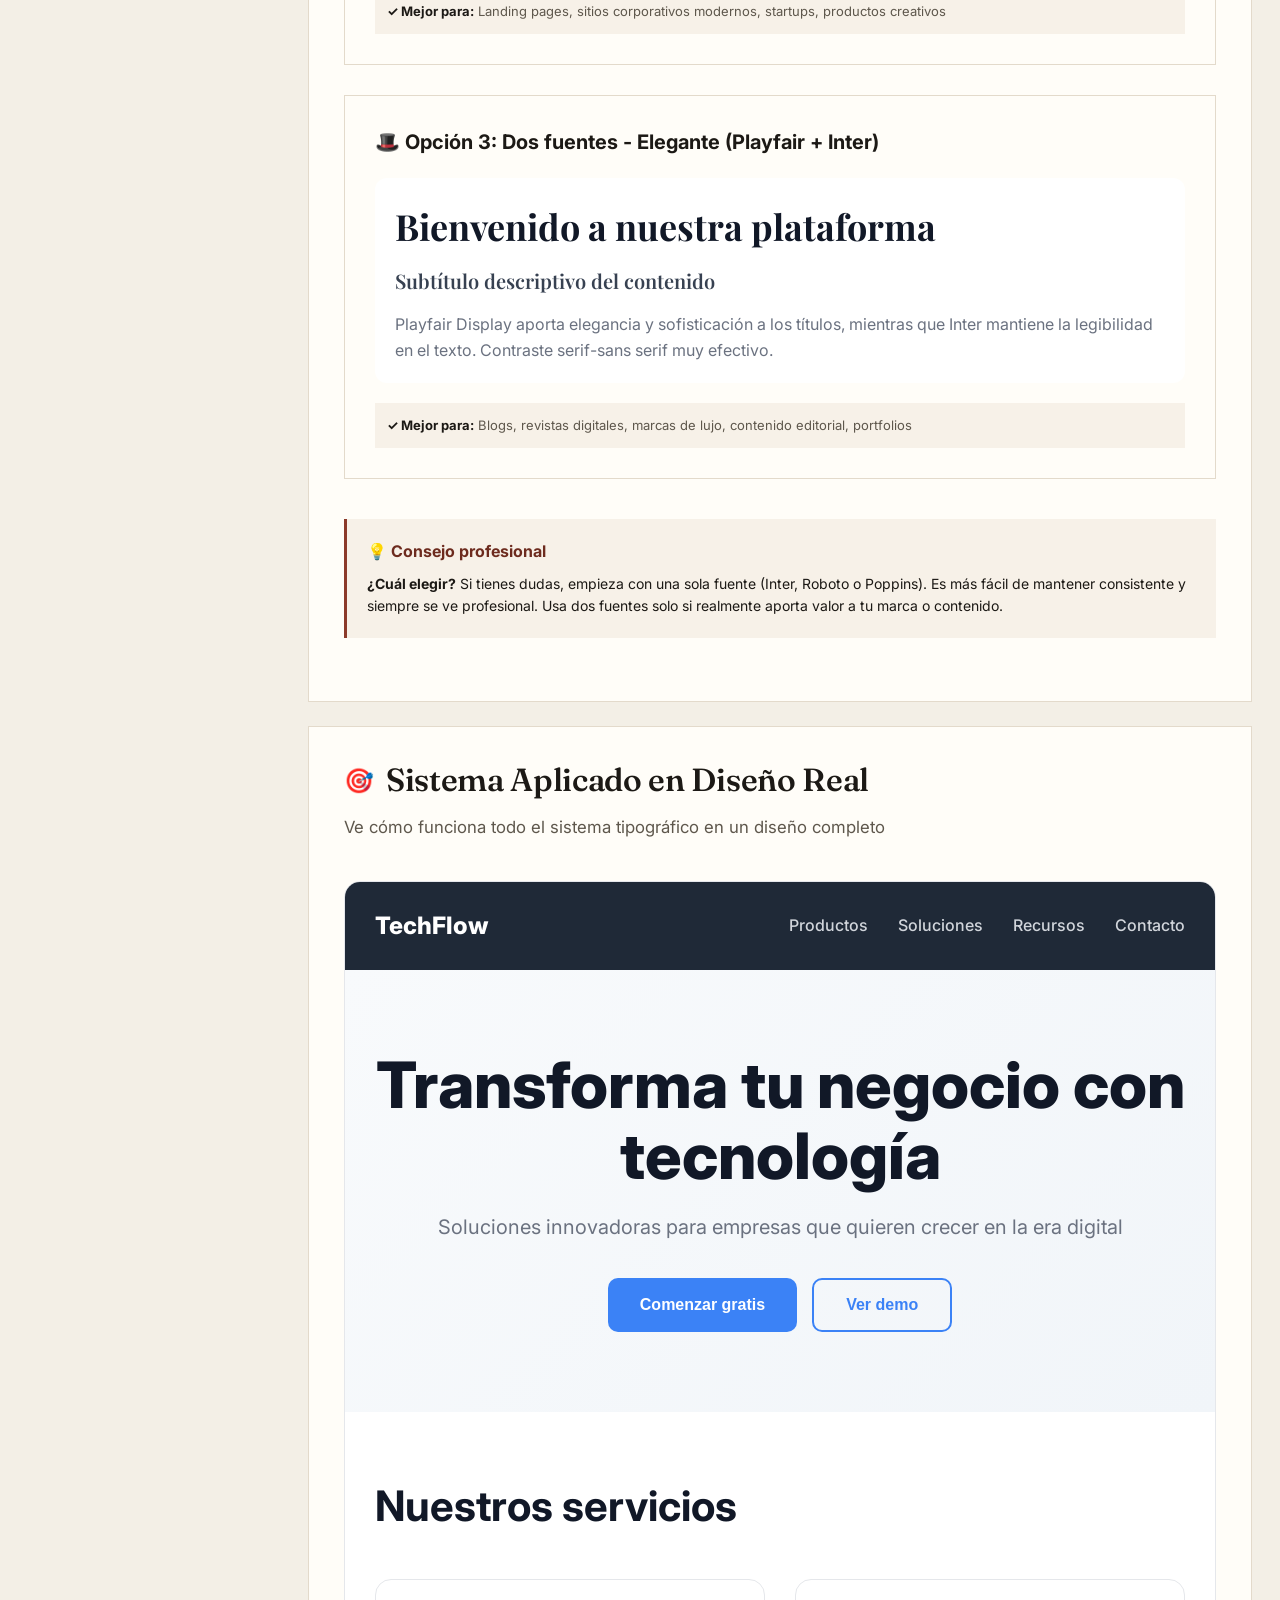
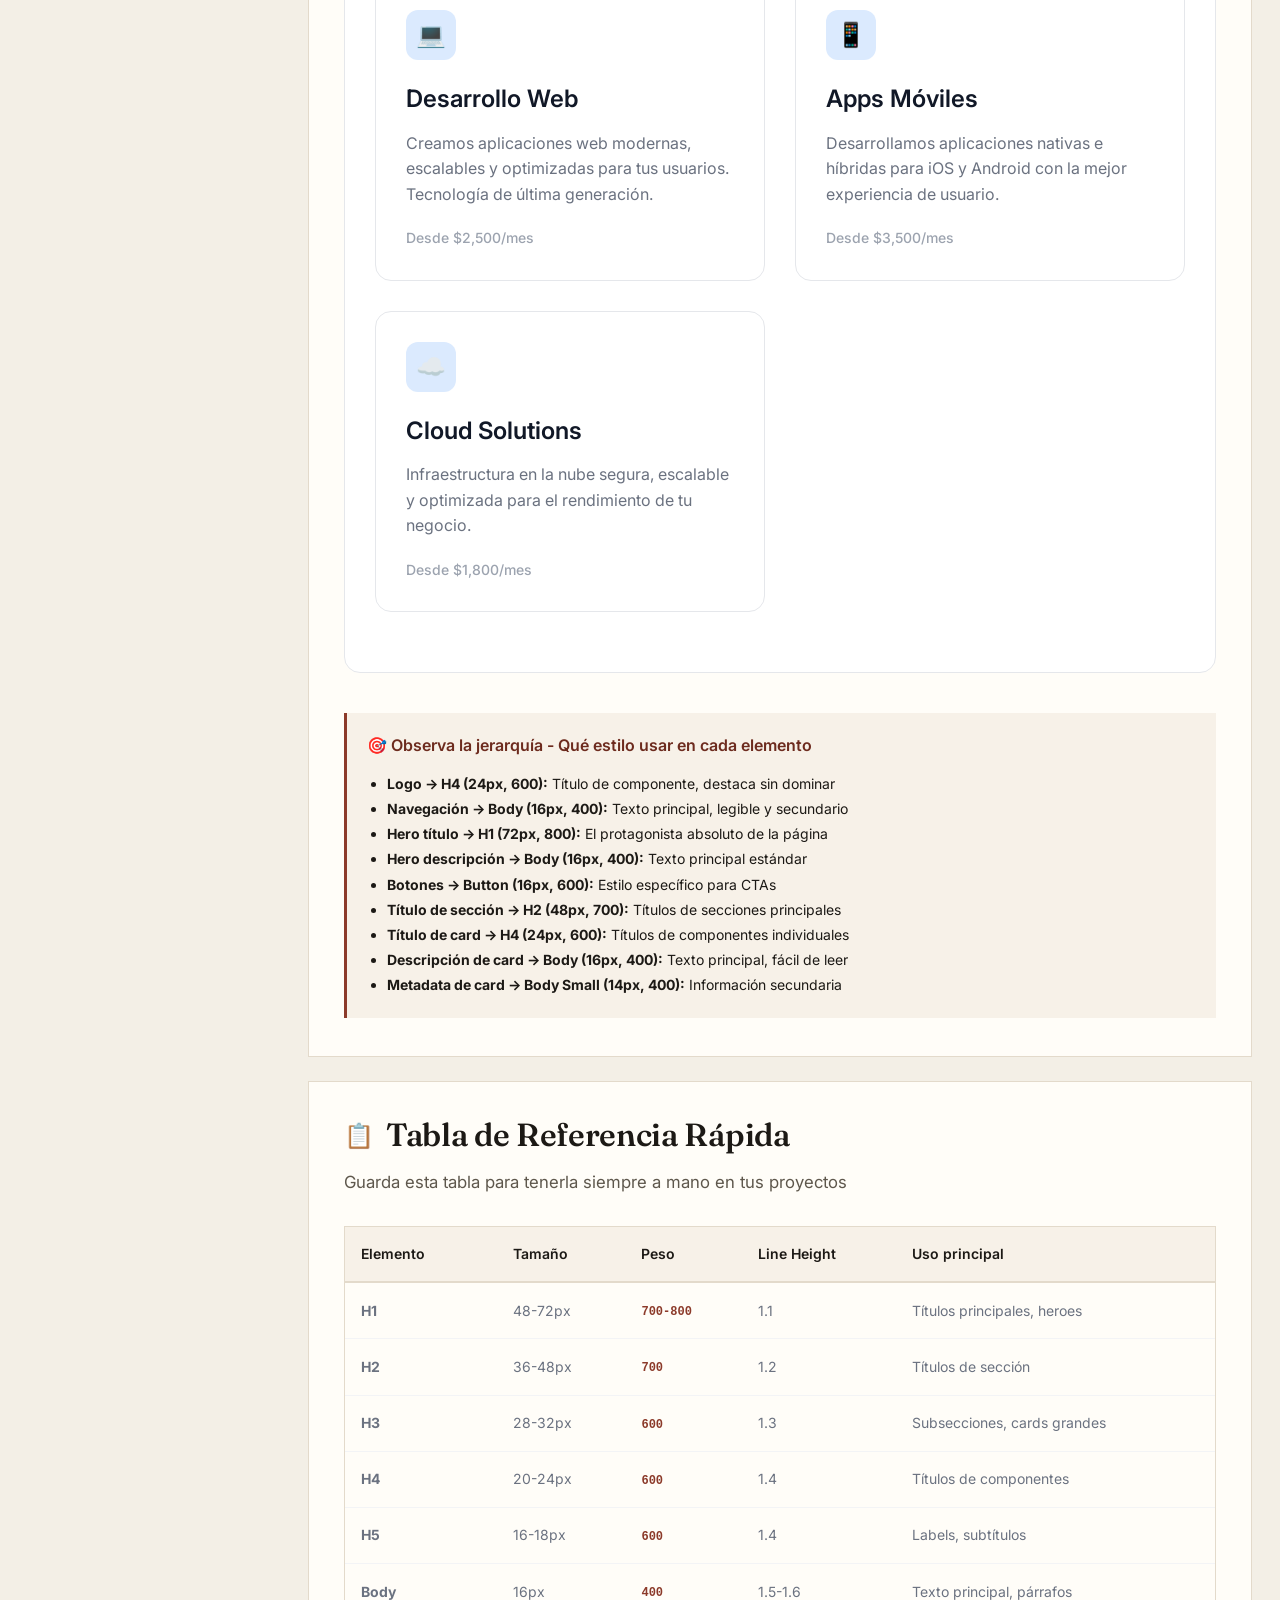
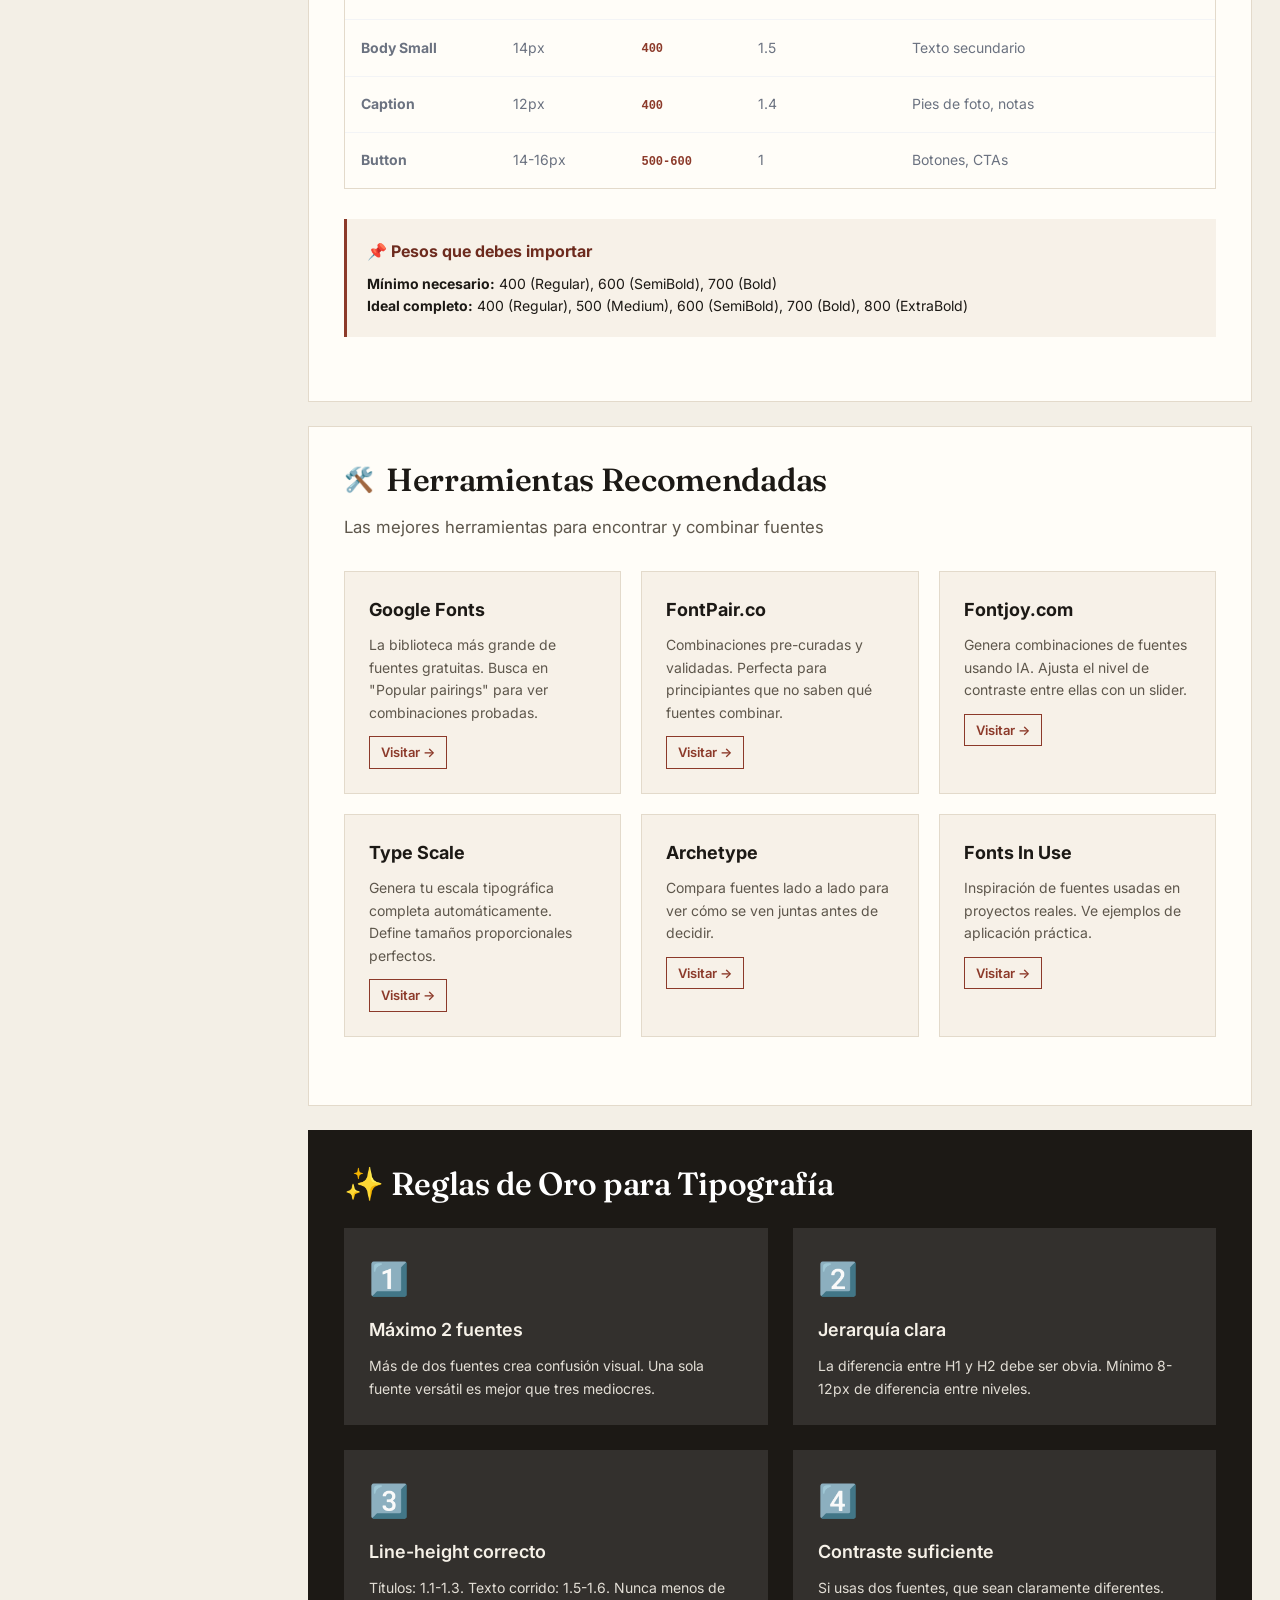
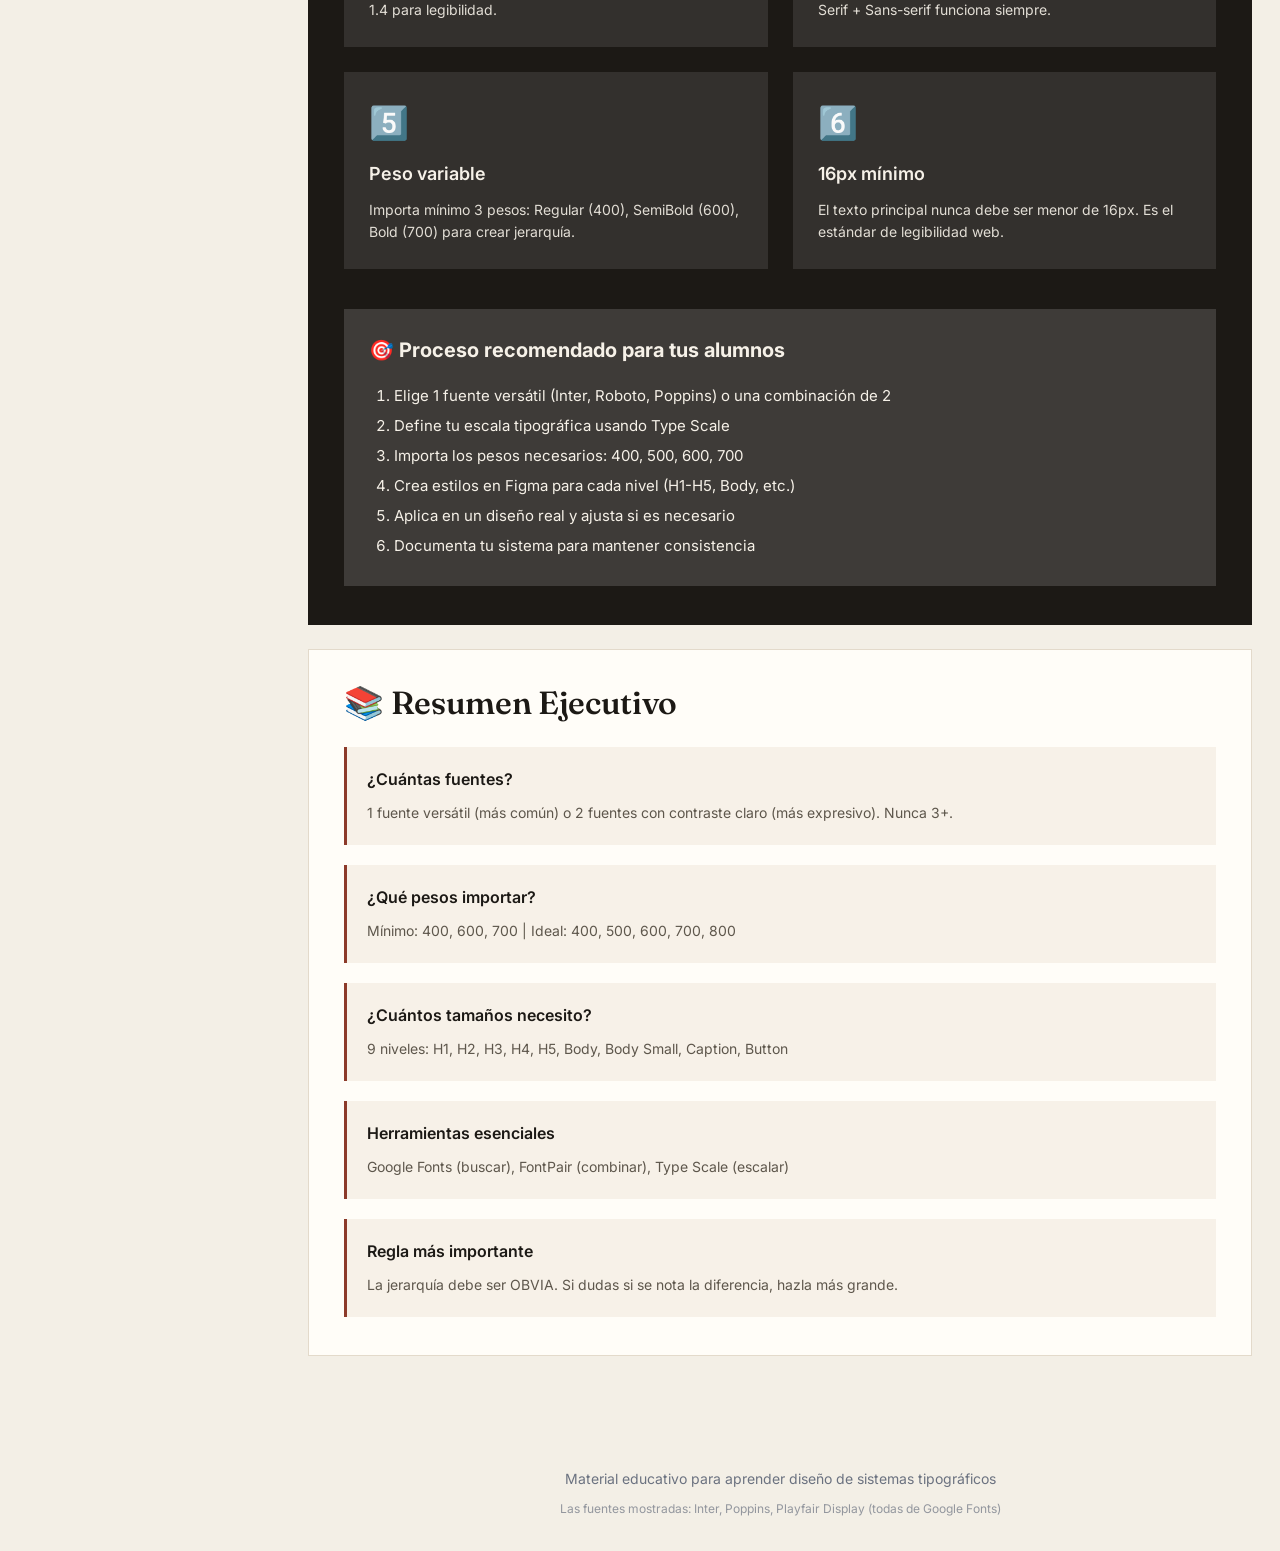
<file: UD1_Planificacion_Interfaces/sistema_tipografico.html>
<!DOCTYPE html>
<!-- saved from url=(0012)about:srcdoc -->
<html lang="es"><head>
<script>document.documentElement.classList.add("site", "leccion", "l-tipografia");try{if(localStorage.getItem("diweb-nav")==="plegado")document.documentElement.classList.add("nav-collapsed")}catch(e){}</script>
<link rel="stylesheet" href="../assets/site.css">
<meta http-equiv="Content-Type" content="text/html; charset=UTF-8">
    
  
    
    <meta name="viewport" content="width=device-width, initial-scale=1.0">
    <title>Sistema Tipográfico</title>
    <link rel="preconnect" href="https://fonts.googleapis.com/">
    <link rel="preconnect" href="https://fonts.gstatic.com/" crossorigin="">
    <link href="https://fonts.googleapis.com/css2?family=Inter:wght@400;500;600;700;800&amp;family=Playfair+Display:wght@700;800&amp;family=Poppins:wght@600;700;800&amp;display=swap" rel="stylesheet">
    <style>
        * {
            margin: 0;
            padding: 0;
            box-sizing: border-box;
        }
        
        body {
            font-family: 'Inter', sans-serif;
            line-height: 1.6;
            background: #f8fafc;
            color: #1f2937;
        }
        
        .main-header {
            background: linear-gradient(135deg, #1e293b 0%, #334155 100%);
            color: white;
            padding: 60px 20px;
            text-align: center;
        }
        
        .main-header h1 {
            font-size: 48px;
            font-weight: 800;
            margin-bottom: 15px;
        }
        
        .main-header p {
            font-size: 18px;
            opacity: 0.9;
            font-weight: 400;
        }
        
        .container {
            max-width: 1200px;
            margin: 0 auto;
            padding: 20px;
        }
        
        .section {
            background: white;
            border-radius: 16px;
            padding: 40px;
            margin: 30px 0;
            box-shadow: 0 2px 8px rgba(0,0,0,0.08);
        }
        
        .section-title {
            font-size: 32px;
            font-weight: 700;
            color: #1f2937;
            margin-bottom: 15px;
            display: flex;
            align-items: center;
            gap: 12px;
        }
        
        .section-subtitle {
            color: #6b7280;
            font-size: 16px;
            margin-bottom: 30px;
            font-weight: 400;
        }
        
        /* PARTE 1: ESCALAS TIPOGRÁFICAS */
        .type-scale {
            display: grid;
            gap: 30px;
            margin: 40px 0;
        }
        
        .type-item {
            border-left: 4px solid #3b82f6;
            padding: 20px;
            background: #f8fafc;
            border-radius: 0 12px 12px 0;
            transition: all 0.3s;
        }
        
        .type-item:hover {
            background: #eff6ff;
            transform: translateX(5px);
        }
        
        .type-label {
            display: flex;
            justify-content: space-between;
            align-items: center;
            margin-bottom: 15px;
            flex-wrap: wrap;
            gap: 10px;
        }
        
        .type-name {
            font-size: 14px;
            font-weight: 600;
            color: #3b82f6;
            font-family: 'Monaco', monospace;
        }
        
        .type-specs {
            font-size: 12px;
            color: #6b7280;
            font-family: 'Monaco', monospace;
        }
        
        .type-example-h1 {
            font-size: 72px;
            font-weight: 800;
            line-height: 1.1;
            color: #111827;
        }
        
        .type-example-h2 {
            font-size: 48px;
            font-weight: 700;
            line-height: 1.2;
            color: #111827;
        }
        
        .type-example-h3 {
            font-size: 32px;
            font-weight: 600;
            line-height: 1.3;
            color: #1f2937;
        }
        
        .type-example-h4 {
            font-size: 24px;
            font-weight: 600;
            line-height: 1.4;
            color: #1f2937;
        }
        
        .type-example-h5 {
            font-size: 18px;
            font-weight: 600;
            line-height: 1.4;
            color: #374151;
        }
        
        .type-example-body {
            font-size: 16px;
            font-weight: 400;
            line-height: 1.6;
            color: #4b5563;
        }
        
        .type-example-body-small {
            font-size: 14px;
            font-weight: 400;
            line-height: 1.5;
            color: #6b7280;
        }
        
        .type-example-caption {
            font-size: 12px;
            font-weight: 400;
            line-height: 1.4;
            color: #9ca3af;
        }
        
        .type-example-button {
            font-size: 16px;
            font-weight: 600;
            line-height: 1;
            color: white;
            background: #3b82f6;
            padding: 14px 28px;
            border-radius: 8px;
            display: inline-block;
        }
        
        .type-usage {
            margin-top: 12px;
            padding: 12px;
            background: white;
            border-radius: 8px;
            font-size: 13px;
            color: #6b7280;
        }
        
        .type-usage strong {
            color: #1f2937;
        }
        
        /* COMPARACIÓN DE FUENTES */
        .font-comparison {
            display: grid;
            gap: 30px;
            margin: 40px 0;
        }
        
        .font-option {
            background: linear-gradient(135deg, #f0f9ff 0%, #e0f2fe 100%);
            border: 2px solid #bae6fd;
            border-radius: 16px;
            padding: 30px;
            transition: all 0.3s;
        }
        
        .font-option:hover {
            transform: translateY(-4px);
            box-shadow: 0 12px 30px rgba(59, 130, 246, 0.15);
        }
        
        .font-option-title {
            font-size: 20px;
            font-weight: 700;
            color: #0c4a6e;
            margin-bottom: 15px;
        }
        
        .font-sample {
            margin: 20px 0;
            padding: 20px;
            background: white;
            border-radius: 12px;
        }
        
        .font-inter .font-sample {
            font-family: 'Inter', sans-serif;
        }
        
        .font-poppins-inter .font-sample-display {
            font-family: 'Poppins', sans-serif;
        }
        
        .font-poppins-inter .font-sample-body {
            font-family: 'Inter', sans-serif;
        }
        
        .font-playfair-inter .font-sample-display {
            font-family: 'Playfair Display', serif;
        }
        
        .font-playfair-inter .font-sample-body {
            font-family: 'Inter', sans-serif;
        }
        
        .sample-heading {
            font-size: 36px;
            font-weight: 700;
            color: #111827;
            margin-bottom: 10px;
        }
        
        .sample-subheading {
            font-size: 20px;
            font-weight: 600;
            color: #374151;
            margin-bottom: 15px;
        }
        
        .sample-body {
            font-size: 16px;
            font-weight: 400;
            color: #6b7280;
            line-height: 1.6;
        }
        
        .best-for {
            margin-top: 15px;
            padding: 12px;
            background: rgba(59, 130, 246, 0.1);
            border-radius: 8px;
            font-size: 13px;
            color: #1e40af;
        }
        
        /* DEMO APLICADO */
        .demo-section {
            background: white;
            border: 1px solid #e5e7eb;
            border-radius: 16px;
            overflow: hidden;
            margin: 40px 0;
        }
        
        .demo-header {
            background: #1f2937;
            color: white;
            padding: 25px 30px;
            display: flex;
            justify-content: space-between;
            align-items: center;
            flex-wrap: wrap;
            gap: 20px;
        }
        
        .demo-logo {
            font-size: 24px;
            font-weight: 800;
        }
        
        .demo-nav {
            display: flex;
            gap: 30px;
        }
        
        .demo-nav a {
            color: #d1d5db;
            text-decoration: none;
            font-weight: 500;
            font-size: 16px;
            transition: color 0.2s;
        }
        
        .demo-nav a:hover {
            color: white;
        }
        
        .demo-hero {
            padding: 80px 30px;
            text-align: center;
            background: linear-gradient(135deg, #f8fafc 0%, #f1f5f9 100%);
        }
        
        .demo-hero h1 {
            font-size: 64px;
            font-weight: 800;
            color: #111827;
            margin-bottom: 20px;
            line-height: 1.1;
        }
        
        .demo-hero p {
            font-size: 20px;
            color: #6b7280;
            margin-bottom: 35px;
            font-weight: 400;
        }
        
        .demo-buttons {
            display: flex;
            gap: 15px;
            justify-content: center;
            flex-wrap: wrap;
        }
        
        .btn-primary {
            background: #3b82f6;
            color: white;
            padding: 16px 32px;
            border: none;
            border-radius: 10px;
            font-weight: 600;
            font-size: 16px;
            cursor: pointer;
            transition: all 0.2s;
        }
        
        .btn-primary:hover {
            background: #2563eb;
            transform: translateY(-2px);
        }
        
        .btn-secondary {
            background: transparent;
            color: #3b82f6;
            padding: 16px 32px;
            border: 2px solid #3b82f6;
            border-radius: 10px;
            font-weight: 600;
            font-size: 16px;
            cursor: pointer;
            transition: all 0.2s;
        }
        
        .btn-secondary:hover {
            background: #3b82f6;
            color: white;
        }
        
        .demo-content {
            padding: 60px 30px;
        }
        
        .demo-section-title {
            font-size: 42px;
            font-weight: 700;
            color: #111827;
            margin-bottom: 20px;
        }
        
        .demo-cards {
            display: grid;
            grid-template-columns: repeat(auto-fit, minmax(300px, 1fr));
            gap: 30px;
            margin-top: 40px;
        }
        
        .demo-card {
            background: white;
            border: 1px solid #e5e7eb;
            border-radius: 16px;
            padding: 30px;
            transition: all 0.3s;
        }
        
        .demo-card:hover {
            transform: translateY(-6px);
            box-shadow: 0 12px 30px rgba(0,0,0,0.12);
        }
        
        .card-icon {
            width: 50px;
            height: 50px;
            background: #dbeafe;
            border-radius: 12px;
            display: flex;
            align-items: center;
            justify-content: center;
            font-size: 24px;
            margin-bottom: 20px;
        }
        
        .card-title {
            font-size: 24px;
            font-weight: 600;
            color: #111827;
            margin-bottom: 12px;
        }
        
        .card-description {
            font-size: 16px;
            color: #6b7280;
            line-height: 1.6;
            margin-bottom: 20px;
        }
        
        .card-meta {
            font-size: 14px;
            color: #9ca3af;
            font-weight: 500;
        }
        
        /* GUÍA DE REFERENCIA */
        .reference-table {
            width: 100%;
            margin: 30px 0;
            border-collapse: separate;
            border-spacing: 0;
            border: 1px solid #e5e7eb;
            border-radius: 12px;
            overflow: hidden;
        }
        
        .reference-table thead {
            background: #f9fafb;
        }
        
        .reference-table th {
            padding: 16px;
            text-align: left;
            font-size: 14px;
            font-weight: 600;
            color: #374151;
            border-bottom: 2px solid #e5e7eb;
        }
        
        .reference-table td {
            padding: 16px;
            font-size: 14px;
            color: #6b7280;
            border-bottom: 1px solid #f3f4f6;
        }
        
        .reference-table tbody tr:last-child td {
            border-bottom: none;
        }
        
        .reference-table tbody tr:hover {
            background: #f9fafb;
        }
        
        .weight-demo {
            font-family: 'Monaco', monospace;
            font-size: 12px;
            color: #3b82f6;
            font-weight: 600;
        }
        
        .tip-box {
            background: linear-gradient(135deg, #fef3c7 0%, #fde68a 100%);
            border-left: 5px solid #f59e0b;
            padding: 20px;
            margin: 25px 0;
            border-radius: 0 12px 12px 0;
        }
        
        .tip-title {
            color: #92400e;
            font-size: 16px;
            font-weight: 700;
            margin-bottom: 8px;
        }
        
        .tip-text {
            color: #78350f;
            font-size: 14px;
            line-height: 1.6;
        }
        
        .tools-grid {
            display: grid;
            grid-template-columns: repeat(auto-fit, minmax(250px, 1fr));
            gap: 20px;
            margin: 30px 0;
        }
        
        .tool-card {
            background: linear-gradient(135deg, #f0fdf4 0%, #dcfce7 100%);
            padding: 24px;
            border-radius: 12px;
            border: 2px solid #bbf7d0;
            transition: all 0.3s;
        }
        
        .tool-card:hover {
            transform: translateY(-4px);
            box-shadow: 0 8px 20px rgba(34, 197, 94, 0.15);
        }
        
        .tool-name {
            font-weight: 700;
            color: #14532d;
            margin-bottom: 10px;
            font-size: 18px;
        }
        
        .tool-desc {
            font-size: 14px;
            color: #166534;
            line-height: 1.6;
            margin-bottom: 12px;
        }
        
        .tool-link {
            display: inline-block;
            color: #15803d;
            font-size: 13px;
            font-weight: 600;
            text-decoration: none;
            padding: 6px 12px;
            background: rgba(34, 197, 94, 0.2);
            border-radius: 6px;
            transition: all 0.2s;
        }
        
        .tool-link:hover {
            background: rgba(34, 197, 94, 0.3);
        }
        
        @media (max-width: 768px) {
            .main-header h1 {
                font-size: 32px;
            }
            
            .type-example-h1 {
                font-size: 48px;
            }
            
            .type-example-h2 {
                font-size: 36px;
            }
            
            .demo-hero h1 {
                font-size: 40px;
            }
            
            .demo-section-title {
                font-size: 32px;
            }
            
            .reference-table {
                font-size: 12px;
            }
            
            .reference-table th,
            .reference-table td {
                padding: 12px 8px;
            }
        }
    </style>
<link rel="stylesheet" href="../assets/lesson.css">
</head>
<body id="artifacts-component-root-html">
<div class="main-header">
        <h1>🔤 Sistema Tipográfico Completo</h1>
        <p>Guía definitiva para elegir y usar tipografías en diseño web</p>
    </div>

    <div class="container">
        <!-- PARTE 1: ESCALA TIPOGRÁFICA -->
        <div class="section">
            <h2 class="section-title">
                <span style="font-size: 36px;">📏</span>
                Escala Tipográfica Completa
            </h2>
            <p class="section-subtitle">Todos los niveles de jerarquía que necesitas en tu sistema de diseño</p>

            <div class="type-scale">
                <div class="type-item">
                    <div class="type-label">
                        <span class="type-name">H1 - Hero/Display</span>
                        <span class="type-specs">72px • 800 (ExtraBold) • Line-height 1.1</span>
                    </div>
                    <div class="type-example-h1">El título más importante</div>
                    <div class="type-usage">
                        <strong>Uso:</strong> Títulos principales de página, heroes, landing pages. Solo 1 por página.
                    </div>
                </div>

                <div class="type-item">
                    <div class="type-label">
                        <span class="type-name">H2 - Section Heading</span>
                        <span class="type-specs">48px • 700 (Bold) • Line-height 1.2</span>
                    </div>
                    <div class="type-example-h2">Título de sección principal</div>
                    <div class="type-usage">
                        <strong>Uso:</strong> Títulos de secciones principales, divisiones importantes del contenido.
                    </div>
                </div>

                <div class="type-item">
                    <div class="type-label">
                        <span class="type-name">H3 - Subsection</span>
                        <span class="type-specs">32px • 600 (SemiBold) • Line-height 1.3</span>
                    </div>
                    <div class="type-example-h3">Subsección o título de card</div>
                    <div class="type-usage">
                        <strong>Uso:</strong> Subsecciones, títulos de cards grandes, bloques de contenido destacados.
                    </div>
                </div>

                <div class="type-item">
                    <div class="type-label">
                        <span class="type-name">H4 - Component Title</span>
                        <span class="type-specs">24px • 600 (SemiBold) • Line-height 1.4</span>
                    </div>
                    <div class="type-example-h4">Título de componente</div>
                    <div class="type-usage">
                        <strong>Uso:</strong> Títulos de componentes pequeños, cards medianas, modales.
                    </div>
                </div>

                <div class="type-item">
                    <div class="type-label">
                        <span class="type-name">H5 - Label/Subtitle</span>
                        <span class="type-specs">18px • 600 (SemiBold) • Line-height 1.4</span>
                    </div>
                    <div class="type-example-h5">Label o subtítulo destacado</div>
                    <div class="type-usage">
                        <strong>Uso:</strong> Labels importantes, subtítulos, categorías, metadatos destacados.
                    </div>
                </div>

                <div class="type-item">
                    <div class="type-label">
                        <span class="type-name">Body - Texto principal</span>
                        <span class="type-specs">16px • 400 (Regular) • Line-height 1.6</span>
                    </div>
                    <div class="type-example-body">Este es el texto principal que se usa para párrafos, descripciones largas y la mayor parte del contenido. Debe ser muy legible y cómodo de leer en bloques largos de texto.</div>
                    <div class="type-usage">
                        <strong>Uso:</strong> Párrafos, descripciones, contenido principal. El 70% de tu texto.
                    </div>
                </div>

                <div class="type-item">
                    <div class="type-label">
                        <span class="type-name">Body Small - Texto secundario</span>
                        <span class="type-specs">14px • 400 (Regular) • Line-height 1.5</span>
                    </div>
                    <div class="type-example-body-small">Texto secundario más pequeño para información complementaria, descripciones breves o metadatos.</div>
                    <div class="type-usage">
                        <strong>Uso:</strong> Texto secundario, metadatos, fechas, información complementaria.
                    </div>
                </div>

                <div class="type-item">
                    <div class="type-label">
                        <span class="type-name">Caption - Anotaciones</span>
                        <span class="type-specs">12px • 400 (Regular) • Line-height 1.4</span>
                    </div>
                    <div class="type-example-caption">Pie de foto, notas al pie, timestamps, información terciaria</div>
                    <div class="type-usage">
                        <strong>Uso:</strong> Pies de foto, notas, timestamps, información muy secundaria.
                    </div>
                </div>

                <div class="type-item">
                    <div class="type-label">
                        <span class="type-name">Button - Botones y CTAs</span>
                        <span class="type-specs">16px • 600 (SemiBold) • Line-height 1</span>
                    </div>
                    <div class="type-example-button">Botón de acción</div>
                    <div class="type-usage">
                        <strong>Uso:</strong> Todos los botones, CTAs, elementos interactivos importantes.
                    </div>
                </div>
            </div>
        </div>

        <!-- PARTE 2: OPCIONES DE FUENTES -->
        <div class="section">
            <h2 class="section-title">
                <span style="font-size: 36px;">🎨</span>
                Opciones: 1 vs 2 Fuentes
            </h2>
            <p class="section-subtitle">Compara las diferentes aproximaciones y elige la que mejor se adapte a tu proyecto</p>

            <div class="font-comparison">
                <!-- OPCIÓN 1: UNA FUENTE -->
                <div class="font-option font-inter">
                    <div class="font-option-title">✅ Opción 1: Una sola fuente (Inter)</div>
                    <div class="font-sample">
                        <div class="sample-heading">Bienvenido a nuestra plataforma</div>
                        <div class="sample-subheading">Subtítulo descriptivo del contenido</div>
                        <div class="sample-body">Inter es una fuente versátil que funciona perfectamente tanto para títulos como para texto corrido. Es la opción más segura y profesional para aplicaciones web y dashboards modernos.</div>
                    </div>
                    <div class="best-for">
                        <strong>✓ Mejor para:</strong> Apps, dashboards, plataformas SaaS, diseños minimalistas, proyectos profesionales
                    </div>
                </div>

                <!-- OPCIÓN 2: DOS FUENTES - MODERNA -->
                <div class="font-option font-poppins-inter">
                    <div class="font-option-title">✨ Opción 2: Dos fuentes - Moderna (Poppins + Inter)</div>
                    <div class="font-sample">
                        <div class="font-sample-display">
                            <div class="sample-heading">Bienvenido a nuestra plataforma</div>
                            <div class="sample-subheading">Subtítulo descriptivo del contenido</div>
                        </div>
                        <div class="font-sample-body">
                            <div class="sample-body">Esta combinación usa Poppins para títulos (más personalidad) e Inter para texto corrido (máxima legibilidad). Perfecta para proyectos que necesitan destacar visualmente.</div>
                        </div>
                    </div>
                    <div class="best-for">
                        <strong>✓ Mejor para:</strong> Landing pages, sitios corporativos modernos, startups, productos creativos
                    </div>
                </div>

                <!-- OPCIÓN 3: DOS FUENTES - ELEGANTE -->
                <div class="font-option font-playfair-inter">
                    <div class="font-option-title">🎩 Opción 3: Dos fuentes - Elegante (Playfair + Inter)</div>
                    <div class="font-sample">
                        <div class="font-sample-display">
                            <div class="sample-heading">Bienvenido a nuestra plataforma</div>
                            <div class="sample-subheading">Subtítulo descriptivo del contenido</div>
                        </div>
                        <div class="font-sample-body">
                            <div class="sample-body">Playfair Display aporta elegancia y sofisticación a los títulos, mientras que Inter mantiene la legibilidad en el texto. Contraste serif-sans serif muy efectivo.</div>
                        </div>
                    </div>
                    <div class="best-for">
                        <strong>✓ Mejor para:</strong> Blogs, revistas digitales, marcas de lujo, contenido editorial, portfolios
                    </div>
                </div>
            </div>

            <div class="tip-box">
                <div class="tip-title">💡 Consejo profesional</div>
                <div class="tip-text">
                    <strong>¿Cuál elegir?</strong> Si tienes dudas, empieza con una sola fuente (Inter, Roboto o Poppins). Es más fácil de mantener consistente y siempre se ve profesional. Usa dos fuentes solo si realmente aporta valor a tu marca o contenido.
                </div>
            </div>
        </div>

        <!-- PARTE 3: DEMO APLICADO -->
        <div class="section">
            <h2 class="section-title">
                <span style="font-size: 36px;">🎯</span>
                Sistema Aplicado en Diseño Real
            </h2>
            <p class="section-subtitle">Ve cómo funciona todo el sistema tipográfico en un diseño completo</p>

            <div class="demo-section">
                <div class="demo-header">
                    <div class="demo-logo">TechFlow</div>
                    <nav class="demo-nav">
                        <a href="https://www.claudeusercontent.com/artifact/10e06244-1169-4698-b88d-ad0b33b394d6?domain=claude.ai&amp;parentOrigin=https%3A%2F%2Fclaude.ai&amp;errorReportingMode=parent&amp;formattedSpreadsheets=true&amp;contentType=text%2Fhtml#">Productos</a>
                        <a href="https://www.claudeusercontent.com/artifact/10e06244-1169-4698-b88d-ad0b33b394d6?domain=claude.ai&amp;parentOrigin=https%3A%2F%2Fclaude.ai&amp;errorReportingMode=parent&amp;formattedSpreadsheets=true&amp;contentType=text%2Fhtml#">Soluciones</a>
                        <a href="https://www.claudeusercontent.com/artifact/10e06244-1169-4698-b88d-ad0b33b394d6?domain=claude.ai&amp;parentOrigin=https%3A%2F%2Fclaude.ai&amp;errorReportingMode=parent&amp;formattedSpreadsheets=true&amp;contentType=text%2Fhtml#">Recursos</a>
                        <a href="https://www.claudeusercontent.com/artifact/10e06244-1169-4698-b88d-ad0b33b394d6?domain=claude.ai&amp;parentOrigin=https%3A%2F%2Fclaude.ai&amp;errorReportingMode=parent&amp;formattedSpreadsheets=true&amp;contentType=text%2Fhtml#">Contacto</a>
                    </nav>
                </div>

                <div class="demo-hero">
                    <h1>Transforma tu negocio con tecnología</h1>
                    <p>Soluciones innovadoras para empresas que quieren crecer en la era digital</p>
                    <div class="demo-buttons">
                        <button class="btn-primary">Comenzar gratis</button>
                        <button class="btn-secondary">Ver demo</button>
                    </div>
                </div>

                <div class="demo-content">
                    <h2 class="demo-section-title">Nuestros servicios</h2>
                    
                    <div class="demo-cards">
                        <div class="demo-card">
                            <div class="card-icon">💻</div>
                            <h3 class="card-title">Desarrollo Web</h3>
                            <p class="card-description">Creamos aplicaciones web modernas, escalables y optimizadas para tus usuarios. Tecnología de última generación.</p>
                            <p class="card-meta">Desde $2,500/mes</p>
                        </div>

                        <div class="demo-card">
                            <div class="card-icon">📱</div>
                            <h3 class="card-title">Apps Móviles</h3>
                            <p class="card-description">Desarrollamos aplicaciones nativas e híbridas para iOS y Android con la mejor experiencia de usuario.</p>
                            <p class="card-meta">Desde $3,500/mes</p>
                        </div>

                        <div class="demo-card">
                            <div class="card-icon">☁️</div>
                            <h3 class="card-title">Cloud Solutions</h3>
                            <p class="card-description">Infraestructura en la nube segura, escalable y optimizada para el rendimiento de tu negocio.</p>
                            <p class="card-meta">Desde $1,800/mes</p>
                        </div>
                    </div>
                </div>
            </div>

            <div style="background: #f0fdf4; border-left: 4px solid #22c55e; padding: 20px; margin-top: 30px; border-radius: 0 12px 12px 0;">
                <h4 style="color: #15803d; margin-bottom: 12px; font-size: 16px; font-weight: 600;">🎯 Observa la jerarquía - Qué estilo usar en cada elemento</h4>
                <ul style="color: #166534; font-size: 14px; line-height: 1.8; padding-left: 20px;">
                    <li><strong>Logo → H4 (24px, 600):</strong> Título de componente, destaca sin dominar</li>
                    <li><strong>Navegación → Body (16px, 400):</strong> Texto principal, legible y secundario</li>
                    <li><strong>Hero título → H1 (72px, 800):</strong> El protagonista absoluto de la página</li>
                    <li><strong>Hero descripción → Body (16px, 400):</strong> Texto principal estándar</li>
                    <li><strong>Botones → Button (16px, 600):</strong> Estilo específico para CTAs</li>
                    <li><strong>Título de sección → H2 (48px, 700):</strong> Títulos de secciones principales</li>
                    <li><strong>Título de card → H4 (24px, 600):</strong> Títulos de componentes individuales</li>
                    <li><strong>Descripción de card → Body (16px, 400):</strong> Texto principal, fácil de leer</li>
                    <li><strong>Metadata de card → Body Small (14px, 400):</strong> Información secundaria</li>
                </ul>
            </div>
        </div>

        <!-- PARTE 4: TABLA DE REFERENCIA -->
        <div class="section">
            <h2 class="section-title">
                <span style="font-size: 36px;">📋</span>
                Tabla de Referencia Rápida
            </h2>
            <p class="section-subtitle">Guarda esta tabla para tenerla siempre a mano en tus proyectos</p>

            <table class="reference-table">
                <thead>
                    <tr>
                        <th>Elemento</th>
                        <th>Tamaño</th>
                        <th>Peso</th>
                        <th>Line Height</th>
                        <th>Uso principal</th>
                    </tr>
                </thead>
                <tbody>
                    <tr>
                        <td><strong>H1</strong></td>
                        <td>48-72px</td>
                        <td><span class="weight-demo">700-800</span></td>
                        <td>1.1</td>
                        <td>Títulos principales, heroes</td>
                    </tr>
                    <tr>
                        <td><strong>H2</strong></td>
                        <td>36-48px</td>
                        <td><span class="weight-demo">700</span></td>
                        <td>1.2</td>
                        <td>Títulos de sección</td>
                    </tr>
                    <tr>
                        <td><strong>H3</strong></td>
                        <td>28-32px</td>
                        <td><span class="weight-demo">600</span></td>
                        <td>1.3</td>
                        <td>Subsecciones, cards grandes</td>
                    </tr>
                    <tr>
                        <td><strong>H4</strong></td>
                        <td>20-24px</td>
                        <td><span class="weight-demo">600</span></td>
                        <td>1.4</td>
                        <td>Títulos de componentes</td>
                    </tr>
                    <tr>
                        <td><strong>H5</strong></td>
                        <td>16-18px</td>
                        <td><span class="weight-demo">600</span></td>
                        <td>1.4</td>
                        <td>Labels, subtítulos</td>
                    </tr>
                    <tr>
                        <td><strong>Body</strong></td>
                        <td>16px</td>
                        <td><span class="weight-demo">400</span></td>
                        <td>1.5-1.6</td>
                        <td>Texto principal, párrafos</td>
                    </tr>
                    <tr>
                        <td><strong>Body Small</strong></td>
                        <td>14px</td>
                        <td><span class="weight-demo">400</span></td>
                        <td>1.5</td>
                        <td>Texto secundario</td>
                    </tr>
                    <tr>
                        <td><strong>Caption</strong></td>
                        <td>12px</td>
                        <td><span class="weight-demo">400</span></td>
                        <td>1.4</td>
                        <td>Pies de foto, notas</td>
                    </tr>
                    <tr>
                        <td><strong>Button</strong></td>
                        <td>14-16px</td>
                        <td><span class="weight-demo">500-600</span></td>
                        <td>1</td>
                        <td>Botones, CTAs</td>
                    </tr>
                </tbody>
            </table>

            <div class="tip-box">
                <div class="tip-title">📌 Pesos que debes importar</div>
                <div class="tip-text">
                    <strong>Mínimo necesario:</strong> 400 (Regular), 600 (SemiBold), 700 (Bold)<br>
                    <strong>Ideal completo:</strong> 400 (Regular), 500 (Medium), 600 (SemiBold), 700 (Bold), 800 (ExtraBold)
                </div>
            </div>
        </div>

        <!-- PARTE 5: HERRAMIENTAS -->
        <div class="section">
            <h2 class="section-title">
                <span style="font-size: 36px;">🛠️</span>
                Herramientas Recomendadas
            </h2>
            <p class="section-subtitle">Las mejores herramientas para encontrar y combinar fuentes</p>

            <div class="tools-grid">
                <div class="tool-card">
                    <div class="tool-name">Google Fonts</div>
                    <div class="tool-desc">La biblioteca más grande de fuentes gratuitas. Busca en "Popular pairings" para ver combinaciones probadas.</div>
                    <a href="https://fonts.google.com/" target="_blank" class="tool-link">Visitar →</a>
                </div>

                <div class="tool-card">
                    <div class="tool-name">FontPair.co</div>
                    <div class="tool-desc">Combinaciones pre-curadas y validadas. Perfecta para principiantes que no saben qué fuentes combinar.</div>
                    <a href="https://www.fontpair.co/" target="_blank" class="tool-link">Visitar →</a>
                </div>

                <div class="tool-card">
                    <div class="tool-name">Fontjoy.com</div>
                    <div class="tool-desc">Genera combinaciones de fuentes usando IA. Ajusta el nivel de contraste entre ellas con un slider.</div>
                    <a href="https://fontjoy.com/" target="_blank" class="tool-link">Visitar →</a>
                </div>

                <div class="tool-card">
                    <div class="tool-name">Type Scale</div>
                    <div class="tool-desc">Genera tu escala tipográfica completa automáticamente. Define tamaños proporcionales perfectos.</div>
                    <a href="https://type-scale.com/" target="_blank" class="tool-link">Visitar →</a>
                </div>

                <div class="tool-card">
                    <div class="tool-name">Archetype</div>
                    <div class="tool-desc">Compara fuentes lado a lado para ver cómo se ven juntas antes de decidir.</div>
                    <a href="https://archetypeapp.com/" target="_blank" class="tool-link">Visitar →</a>
                </div>

                <div class="tool-card">
                    <div class="tool-name">Fonts In Use</div>
                    <div class="tool-desc">Inspiración de fuentes usadas en proyectos reales. Ve ejemplos de aplicación práctica.</div>
                    <a href="https://fontsinuse.com/" target="_blank" class="tool-link">Visitar →</a>
                </div>
            </div>
        </div>

        <!-- PARTE 6: CONSEJOS FINALES -->
        <div class="section" style="background: linear-gradient(135deg, #1e293b 0%, #334155 100%); color: white;">
            <h2 style="color: white; font-size: 28px; margin-bottom: 25px; font-weight: 700;">✨ Reglas de Oro para Tipografía</h2>
            
            <div style="display: grid; grid-template-columns: repeat(auto-fit, minmax(280px, 1fr)); gap: 25px;">
                <div style="background: rgba(255,255,255,0.1); padding: 25px; border-radius: 12px; backdrop-filter: blur(10px);">
                    <div style="font-size: 32px; margin-bottom: 12px;">1️⃣</div>
                    <h3 style="font-size: 18px; margin-bottom: 10px; font-weight: 600;">Máximo 2 fuentes</h3>
                    <p style="font-size: 14px; opacity: 0.9; line-height: 1.6;">Más de dos fuentes crea confusión visual. Una sola fuente versátil es mejor que tres mediocres.</p>
                </div>

                <div style="background: rgba(255,255,255,0.1); padding: 25px; border-radius: 12px; backdrop-filter: blur(10px);">
                    <div style="font-size: 32px; margin-bottom: 12px;">2️⃣</div>
                    <h3 style="font-size: 18px; margin-bottom: 10px; font-weight: 600;">Jerarquía clara</h3>
                    <p style="font-size: 14px; opacity: 0.9; line-height: 1.6;">La diferencia entre H1 y H2 debe ser obvia. Mínimo 8-12px de diferencia entre niveles.</p>
                </div>

                <div style="background: rgba(255,255,255,0.1); padding: 25px; border-radius: 12px; backdrop-filter: blur(10px);">
                    <div style="font-size: 32px; margin-bottom: 12px;">3️⃣</div>
                    <h3 style="font-size: 18px; margin-bottom: 10px; font-weight: 600;">Line-height correcto</h3>
                    <p style="font-size: 14px; opacity: 0.9; line-height: 1.6;">Títulos: 1.1-1.3. Texto corrido: 1.5-1.6. Nunca menos de 1.4 para legibilidad.</p>
                </div>

                <div style="background: rgba(255,255,255,0.1); padding: 25px; border-radius: 12px; backdrop-filter: blur(10px);">
                    <div style="font-size: 32px; margin-bottom: 12px;">4️⃣</div>
                    <h3 style="font-size: 18px; margin-bottom: 10px; font-weight: 600;">Contraste suficiente</h3>
                    <p style="font-size: 14px; opacity: 0.9; line-height: 1.6;">Si usas dos fuentes, que sean claramente diferentes. Serif + Sans-serif funciona siempre.</p>
                </div>

                <div style="background: rgba(255,255,255,0.1); padding: 25px; border-radius: 12px; backdrop-filter: blur(10px);">
                    <div style="font-size: 32px; margin-bottom: 12px;">5️⃣</div>
                    <h3 style="font-size: 18px; margin-bottom: 10px; font-weight: 600;">Peso variable</h3>
                    <p style="font-size: 14px; opacity: 0.9; line-height: 1.6;">Importa mínimo 3 pesos: Regular (400), SemiBold (600), Bold (700) para crear jerarquía.</p>
                </div>

                <div style="background: rgba(255,255,255,0.1); padding: 25px; border-radius: 12px; backdrop-filter: blur(10px);">
                    <div style="font-size: 32px; margin-bottom: 12px;">6️⃣</div>
                    <h3 style="font-size: 18px; margin-bottom: 10px; font-weight: 600;">16px mínimo</h3>
                    <p style="font-size: 14px; opacity: 0.9; line-height: 1.6;">El texto principal nunca debe ser menor de 16px. Es el estándar de legibilidad web.</p>
                </div>
            </div>

            <div style="margin-top: 40px; padding: 25px; background: rgba(255,255,255,0.15); border-radius: 12px; backdrop-filter: blur(10px);">
                <h3 style="font-size: 20px; margin-bottom: 15px; font-weight: 700;">🎯 Proceso recomendado para tus alumnos</h3>
                <ol style="font-size: 15px; line-height: 2; padding-left: 25px;">
                    <li>Elige 1 fuente versátil (Inter, Roboto, Poppins) o una combinación de 2</li>
                    <li>Define tu escala tipográfica usando Type Scale</li>
                    <li>Importa los pesos necesarios: 400, 500, 600, 700</li>
                    <li>Crea estilos en Figma para cada nivel (H1-H5, Body, etc.)</li>
                    <li>Aplica en un diseño real y ajusta si es necesario</li>
                    <li>Documenta tu sistema para mantener consistencia</li>
                </ol>
            </div>
        </div>

        <!-- RESUMEN FINAL -->
        <div class="section" style="border: 3px solid #3b82f6; background: linear-gradient(135deg, #eff6ff 0%, #dbeafe 100%);">
            <h2 style="color: #1e40af; font-size: 28px; margin-bottom: 20px; font-weight: 700; text-align: center;">
                📚 Resumen Ejecutivo
            </h2>
            
            <div style="display: grid; gap: 20px; margin-top: 25px;">
                <div style="background: white; padding: 20px; border-radius: 10px; border-left: 4px solid #3b82f6;">
                    <h4 style="color: #1e40af; margin-bottom: 10px; font-weight: 600;">¿Cuántas fuentes?</h4>
                    <p style="color: #1e40af; font-size: 14px;">1 fuente versátil (más común) o 2 fuentes con contraste claro (más expresivo). Nunca 3+.</p>
                </div>

                <div style="background: white; padding: 20px; border-radius: 10px; border-left: 4px solid #3b82f6;">
                    <h4 style="color: #1e40af; margin-bottom: 10px; font-weight: 600;">¿Qué pesos importar?</h4>
                    <p style="color: #1e40af; font-size: 14px;">Mínimo: 400, 600, 700 | Ideal: 400, 500, 600, 700, 800</p>
                </div>

                <div style="background: white; padding: 20px; border-radius: 10px; border-left: 4px solid #3b82f6;">
                    <h4 style="color: #1e40af; margin-bottom: 10px; font-weight: 600;">¿Cuántos tamaños necesito?</h4>
                    <p style="color: #1e40af; font-size: 14px;">9 niveles: H1, H2, H3, H4, H5, Body, Body Small, Caption, Button</p>
                </div>

                <div style="background: white; padding: 20px; border-radius: 10px; border-left: 4px solid #3b82f6;">
                    <h4 style="color: #1e40af; margin-bottom: 10px; font-weight: 600;">Herramientas esenciales</h4>
                    <p style="color: #1e40af; font-size: 14px;">Google Fonts (buscar), FontPair (combinar), Type Scale (escalar)</p>
                </div>

                <div style="background: white; padding: 20px; border-radius: 10px; border-left: 4px solid #3b82f6;">
                    <h4 style="color: #1e40af; margin-bottom: 10px; font-weight: 600;">Regla más importante</h4>
                    <p style="color: #1e40af; font-size: 14px;">La jerarquía debe ser OBVIA. Si dudas si se nota la diferencia, hazla más grande.</p>
                </div>
            </div>
        </div>
    </div>

    <div style="text-align: center; padding: 40px 20px; color: #6b7280;">
        <p style="font-size: 14px;">Material educativo para aprender diseño de sistemas tipográficos</p>
        <p style="font-size: 12px; margin-top: 8px; opacity: 0.7;">Las fuentes mostradas: Inter, Poppins, Playfair Display (todas de Google Fonts)</p>
    </div>

<script src="../assets/nav.js"></script>
</body></html>
</file>
<file: assets/site.css>
@import url("https://fonts.googleapis.com/css2?family=Fraunces:ital,opsz,wght@0,9..144,560;0,9..144,660;1,9..144,560&family=Source+Sans+3:ital,wght@0,400;0,600;0,700;1,400&display=swap");

:root {
  --paper: #f3efe6;
  --sheet: #fffdf8;
  --ink: #1c1915;
  --muted: #5e574c;
  --line: #e3dacb;
  --accent: #8c3a2a;
  --accent-deep: #6d2b1e;
  --nav: #1c1915;
  --nav-text: #f6f1e8;
  --nav-dim: #c9bfb2;
  --nav-line: rgba(246, 241, 232, 0.14);
  --nav-width: 280px;
  --serif: "Fraunces", "Iowan Old Style", Palatino, serif;
  --sans: "Source Sans 3", "Segoe UI", sans-serif;
}

html.site body {
  margin-left: var(--nav-width) !important;
}

@media (max-width: 899px) {
  html.site body {
    margin-left: 0 !important;
    padding-top: 3.4rem !important;
  }
  html.site body.has-pager {
    padding-bottom: 4.1rem !important;
  }
}

@media (min-width: 900px) {
  html.site body {
    padding-top: 0 !important;
    padding-bottom: 0 !important;
  }
}

/* ——— Temario lateral ——— */
#site-nav {
  position: fixed;
  z-index: 4000;
  top: 0;
  left: 0;
  width: var(--nav-width);
  height: 100vh;
  height: 100dvh;
  display: flex;
  flex-direction: column;
  background: var(--nav);
  color: var(--nav-text);
  font-family: var(--sans);
  letter-spacing: 0;
  box-sizing: border-box;
  margin: 0;
  padding: 0;
  box-shadow: none;
}

#site-nav a {
  color: inherit;
  text-decoration: none;
}

.nav-head {
  display: flex;
  align-items: center;
  min-height: 3.5rem;
  padding: 0.7rem 1rem 0.7rem 3.15rem;
  border-bottom: 1px solid var(--nav-line);
}

.nav-brand {
  min-width: 0;
  display: block;
}

.nav-collapse {
  position: fixed;
  z-index: 4005;
  top: 0.72rem;
  left: 0.55rem;
  width: 2.1rem;
  height: 2.1rem;
  display: grid;
  place-items: center;
  padding: 0;
  border: 0;
  border-radius: 0.35rem;
  background: transparent;
  color: var(--nav-text);
  cursor: pointer;
}

.nav-collapse:hover {
  background: rgba(246, 241, 232, 0.1);
}

.nav-brand strong {
  display: block;
  font-family: var(--serif);
  font-weight: 660;
  font-size: 1.15rem;
  letter-spacing: 0.04em;
}

.nav-brand small {
  display: block;
  color: var(--nav-dim);
  font-size: 0.78rem;
}

.nav-scroll {
  flex: 1;
  overflow: auto;
  padding: 0.85rem 0 1rem;
}

.nav-label {
  margin: 1rem 3.15rem 0.35rem;
  color: var(--nav-dim);
  font-size: 0.68rem;
  font-weight: 700;
  letter-spacing: 0.14em;
  text-transform: uppercase;
}

.nav-label:first-child {
  margin-top: 0.2rem;
}

.nav-link.is-plain {
  grid-template-columns: 1fr;
}

.nav-link,
.nav-soon {
  display: grid;
  grid-template-columns: 2.1rem 1fr;
  gap: 0.15rem 0.45rem;
  align-items: baseline;
  padding: 0.38rem 0.85rem 0.38rem 3.15rem;
  border-left: 2px solid transparent;
  color: var(--nav-text);
  font-size: 0.92rem;
  line-height: 1.25;
}

.nav-link span,
.nav-soon span {
  color: var(--nav-dim);
  font-size: 0.72rem;
  font-weight: 700;
  letter-spacing: 0.04em;
}

.nav-link:hover {
  background: rgba(246, 241, 232, 0.06);
}

.nav-link[aria-current="page"] {
  border-left-color: #e4b089;
  background: rgba(246, 241, 232, 0.1);
  color: #fff;
}

.nav-soon {
  color: var(--nav-dim);
  cursor: default;
}

.nav-foot {
  border-top: 1px solid var(--nav-line);
  padding: 0.7rem 0.85rem 0.85rem 3.15rem;
  display: flex;
  flex-direction: column;
  gap: 0.35rem;
}

.nav-foot a {
  color: var(--nav-dim);
  font-size: 0.86rem;
}

.nav-foot a:hover {
  color: var(--nav-text);
}

.nav-pager {
  display: grid;
  grid-template-columns: 1fr auto 1fr;
  gap: 0.4rem;
  align-items: center;
  margin-top: 0.45rem;
  padding-top: 0.7rem;
  border-top: 1px solid var(--nav-line);
}

.nav-pager a,
.nav-pager span.pager-gap,
#site-pager a {
  display: flex;
  align-items: center;
  gap: 0.4rem;
  min-width: 0;
  font-size: 0.82rem;
  font-weight: 700;
}

.nav-pager .pager-next,
#site-pager .pager-next {
  justify-content: flex-end;
  text-align: right;
}

.pager-arrow {
  flex: 0 0 auto;
}

.pager-label {
  overflow: hidden;
  text-overflow: ellipsis;
  white-space: nowrap;
}

.nav-pager .pager-count {
  color: var(--nav-dim);
  font-size: 0.75rem;
  font-weight: 700;
  text-align: center;
}

.pager-gap {
  color: rgba(201, 191, 178, 0.45);
}

#site-toggle {
  display: none;
}

#site-backdrop {
  display: none;
}

#site-pager {
  display: none;
}

@media (max-width: 899px) {
  #site-toggle {
    display: flex;
    align-items: center;
    gap: 0.65rem;
    position: fixed;
    z-index: 4001;
    top: 0;
    left: 0;
    right: 0;
    height: 3.4rem;
    padding: 0 1rem;
    border: 0;
    background: var(--nav);
    color: var(--nav-text);
    font-family: var(--sans);
    font-size: 0.95rem;
    font-weight: 700;
    text-align: left;
    cursor: pointer;
  }

  #site-toggle .burger {
    width: 1rem;
    height: 2px;
    background: currentColor;
    box-shadow: 0 -5px 0 currentColor, 0 5px 0 currentColor;
  }

  #site-nav {
    transform: translateX(-105%);
    transition: transform 0.2s ease;
    box-shadow: none;
  }

  #site-nav.is-open {
    transform: none;
    box-shadow: 12px 0 40px rgba(0, 0, 0, 0.28);
  }

  #site-backdrop {
    display: block;
    position: fixed;
    inset: 0;
    z-index: 3990;
    background: rgba(28, 25, 21, 0.45);
    opacity: 0;
    pointer-events: none;
    transition: opacity 0.2s ease;
  }

  #site-backdrop.is-open {
    opacity: 1;
    pointer-events: auto;
  }

  #site-pager {
    position: fixed;
    z-index: 3980;
    left: 0;
    right: 0;
    bottom: 0;
    height: 3.6rem;
    display: grid;
    grid-template-columns: 1fr auto 1fr;
    align-items: center;
    gap: 0.5rem;
    padding: 0 0.75rem;
    background: var(--sheet);
    border-top: 1px solid var(--line);
    font-family: var(--sans);
  }

  #site-pager a,
  #site-pager .pager-gap {
    font-size: 0.88rem;
    font-weight: 700;
    color: var(--ink);
    text-decoration: none;
  }

  #site-pager .pager-next {
    text-align: right;
  }

  #site-pager .pager-count {
    color: var(--muted);
    font-size: 0.75rem;
    font-weight: 700;
  }

  body:not(.has-pager) #site-pager {
    display: none;
  }
}

@media (max-width: 899px) {
  .nav-collapse {
    display: none;
  }
}

@media (min-width: 900px) {
  #site-pager {
    display: none !important;
  }

  /* ——— Menú oculto: solo queda el icono ——— */
  html.nav-ready.site body,
  html.nav-ready #site-nav {
    transition: margin-left 0.2s ease, transform 0.2s ease, padding-left 0.2s ease;
  }

  html.nav-collapsed.site body {
    margin-left: 0 !important;
    padding-left: 3.2rem !important;
  }

  html.nav-collapsed #site-nav {
    transform: translateX(-100%);
    pointer-events: none;
  }

  html.nav-collapsed .nav-collapse {
    color: var(--ink);
  }

  html.nav-collapsed .nav-collapse:hover {
    background: rgba(28, 25, 21, 0.08);
  }

  html.nav-collapsed.site body.has-pager {
    padding-bottom: 4.1rem !important;
  }

  html.nav-collapsed body.has-pager #site-pager {
    position: fixed;
    z-index: 3980;
    left: 0;
    right: 0;
    bottom: 0;
    height: 3.6rem;
    display: grid !important;
    grid-template-columns: 1fr auto 1fr;
    align-items: center;
    gap: 0.5rem;
    padding: 0 1.25rem;
    background: var(--sheet);
    border-top: 1px solid var(--line);
    font-family: var(--sans);
  }

  html.nav-collapsed body.has-pager #site-pager a,
  html.nav-collapsed body.has-pager #site-pager .pager-gap {
    font-size: 0.95rem;
    font-weight: 700;
    color: var(--ink);
    text-decoration: none;
  }

  html.nav-collapsed body.has-pager #site-pager .pager-next {
    text-align: right;
  }

  html.nav-collapsed body.has-pager #site-pager .pager-count {
    color: var(--muted);
    font-size: 0.75rem;
    font-weight: 700;
  }
}

/* ——— Páginas de índice ——— */
.page {
  box-sizing: border-box;
  max-width: 52rem;
  margin: 0 auto;
  padding: 3.2rem 1.5rem 4rem;
  color: var(--ink);
  font-family: var(--sans);
  font-size: 1.05rem;
  line-height: 1.55;
  background: transparent;
}

html.site,
body:has(.page) {
  background: var(--paper);
}

.page * {
  box-sizing: border-box;
}

.page .kicker {
  margin: 0 0 0.8rem;
  color: var(--accent);
  font-size: 0.78rem;
  font-weight: 700;
  letter-spacing: 0.16em;
  text-transform: uppercase;
}

.page .mast h1,
.page h1 {
  margin: 0;
  font-family: var(--serif);
  font-weight: 660;
  font-size: clamp(2.4rem, 5vw, 3.6rem);
  line-height: 1.05;
  letter-spacing: -0.02em;
}

.page .byline {
  margin: 1rem 0 0;
  font-size: 1.15rem;
}

.page .byline strong,
.page .lead strong {
  font-weight: 700;
}

.page .meta {
  margin: 0.2rem 0 0;
  color: var(--muted);
}

.page .actions {
  display: flex;
  flex-wrap: wrap;
  gap: 0.6rem;
  margin-top: 1.5rem;
}

.page .btn {
  display: inline-flex;
  align-items: center;
  padding: 0.65rem 1rem;
  background: var(--accent);
  color: #fffdf8;
  font-weight: 700;
  text-decoration: none;
}

.page .btn:hover {
  background: var(--accent-deep);
}

.page .btn-ghost {
  background: transparent;
  color: var(--ink);
  box-shadow: inset 0 0 0 1px var(--ink);
}

.page .btn-ghost:hover {
  background: var(--ink);
  color: var(--paper);
}

.page .toc {
  margin-top: 3rem;
}

.page .toc h2,
.page h2 {
  margin: 0 0 0.4rem;
  font-family: var(--serif);
  font-weight: 560;
  font-size: 1.7rem;
}

.page .toc-note,
.page .section-note {
  margin: 0 0 1.2rem;
  color: var(--muted);
}

.page .units,
.page .lessons {
  list-style: none;
  margin: 0;
  padding: 0;
  border-top: 1px solid var(--line);
}

.page .unit,
.page .lesson {
  display: grid;
  grid-template-columns: 3.2rem 1fr;
  gap: 0.8rem;
  padding: 1.15rem 0.2rem;
  border-bottom: 1px solid var(--line);
  color: inherit;
  text-decoration: none;
}

.page a.unit:hover strong,
.page a.lesson:hover strong {
  color: var(--accent);
}

.page .num {
  font-family: var(--serif);
  font-style: italic;
  font-weight: 560;
  font-size: 1.35rem;
  color: var(--accent);
}

.page .eyebrow {
  display: block;
  color: var(--muted);
  font-size: 0.75rem;
  font-weight: 700;
  letter-spacing: 0.08em;
  text-transform: uppercase;
}

.page .unit strong,
.page .lesson strong {
  display: block;
  margin-top: 0.15rem;
  font-family: var(--serif);
  font-weight: 560;
  font-size: 1.35rem;
  line-height: 1.2;
}

.page .unit p,
.page .lesson p {
  margin: 0.35rem 0 0;
  color: var(--muted);
}

.page .status {
  float: right;
  margin-left: 1rem;
  color: #1d6b45;
  font-size: 0.75rem;
  font-weight: 700;
  letter-spacing: 0.06em;
  text-transform: uppercase;
}

.page .is-soon .status {
  color: var(--muted);
}

.page .is-soon .num,
.page .is-soon strong {
  color: #8a8175;
}

.page .more {
  display: inline-block;
  margin-top: 0.45rem;
  font-size: 0.88rem;
  font-weight: 700;
}

.page .colophon {
  margin-top: 3rem;
  padding-top: 1rem;
  border-top: 1px solid var(--line);
  color: var(--muted);
  font-size: 0.9rem;
}

.page .colophon p {
  margin: 0.15rem 0;
}

/* Presentación */
.page .welcome,
.page .detail,
.page .survey,
.page .objective {
  background: var(--sheet);
  border: 1px solid var(--line);
  padding: 1.3rem 1.35rem 1.4rem;
}

.page .welcome {
  margin-top: 2rem;
}

.page .welcome h2 {
  margin-bottom: 0.6rem;
}

.page .split {
  display: grid;
  grid-template-columns: 1fr 1fr;
  gap: 0.8rem;
  margin-top: 0.8rem;
}

@media (max-width: 700px) {
  .page .split {
    grid-template-columns: 1fr;
  }
  .page .status {
    float: none;
    display: inline-block;
    margin: 0 0 0.35rem;
  }
}

.page .objective h3 {
  margin: 0.35rem 0;
  font-family: var(--serif);
  font-weight: 560;
  font-size: 1.25rem;
}

.page .objective p,
.page .welcome p,
.page .detail p,
.page .survey p {
  margin: 0;
  color: var(--muted);
}

.page .plan {
  margin-top: 2.2rem;
}

.page .picks {
  display: grid;
  grid-template-columns: repeat(3, 1fr);
  gap: 0.45rem;
  margin: 1rem 0;
  padding: 0;
  list-style: none;
}

@media (max-width: 700px) {
  .page .picks {
    grid-template-columns: 1fr 1fr;
  }
}

.page .unit-pick {
  width: 100%;
  padding: 0.7rem 0.75rem;
  border: 1px solid var(--line);
  background: var(--sheet);
  color: var(--ink);
  font-family: var(--sans);
  text-align: left;
  cursor: pointer;
}

.page .unit-pick:hover,
.page .unit-pick.is-current {
  border-color: var(--accent);
  background: #f8f1ea;
}

.page .unit-pick span {
  display: block;
  color: var(--accent);
  font-size: 0.72rem;
  font-weight: 700;
  letter-spacing: 0.08em;
}

.page .unit-pick strong {
  display: block;
  margin-top: 0.15rem;
  font-size: 0.95rem;
  font-weight: 700;
}

.page .detail {
  display: grid;
  grid-template-columns: auto 1fr;
  gap: 1rem;
  align-items: start;
}

.page .detail-icon {
  font-size: 2rem;
  line-height: 1;
}

.page .badge {
  display: inline-block;
  margin-bottom: 0.35rem;
  color: var(--accent);
  font-size: 0.75rem;
  font-weight: 700;
  letter-spacing: 0.08em;
  text-transform: uppercase;
}

.page .detail h3 {
  margin: 0 0 0.45rem;
  font-family: var(--serif);
  font-weight: 560;
  font-size: 1.45rem;
  line-height: 1.2;
}

.page .survey {
  margin-top: 2rem;
}

.page .survey h2 {
  margin-bottom: 0.5rem;
}

.page .survey .btn {
  margin-top: 1rem;
}

/* Infografía de los 13 puntos */
.page .topic-detail {
  margin-top: 1.6rem;
}

.page .chips {
  display: flex;
  flex-wrap: wrap;
  gap: 0.35rem;
  margin-top: 0.9rem;
}

.page .chips span {
  padding: 0.15rem 0.45rem;
  background: #f3efe6;
  color: var(--ink);
  font-size: 0.8rem;
  font-weight: 600;
}

.page .topic-head {
  display: flex;
  justify-content: space-between;
  gap: 1rem;
  align-items: baseline;
  margin-top: 2rem;
}

.page .topics {
  display: grid;
  grid-template-columns: 1fr 1fr;
  gap: 0.45rem;
  margin: 0.8rem 0 0;
  padding: 0;
  list-style: none;
}

@media (max-width: 700px) {
  .page .topics {
    grid-template-columns: 1fr;
  }
  .page .detail {
    grid-template-columns: 1fr;
  }
}

.page .topic {
  display: grid;
  grid-template-columns: auto auto 1fr;
  gap: 0.45rem;
  align-items: center;
  width: 100%;
  min-height: 3.2rem;
  padding: 0.55rem 0.7rem;
  border: 1px solid var(--line);
  background: var(--sheet);
  color: var(--ink);
  font-family: var(--sans);
  font-size: 0.92rem;
  font-weight: 600;
  line-height: 1.25;
  text-align: left;
  cursor: pointer;
}

.page .topic:hover,
.page .topic.is-current {
  border-color: var(--accent);
  background: #f8f1ea;
}

.page .topic-num {
  color: var(--accent);
  font-family: var(--serif);
  font-style: italic;
  font-weight: 560;
}

#site-nav :focus-visible,
.page :focus-visible,
#site-toggle:focus-visible,
#site-pager a:focus-visible {
  outline: 2px solid #e4b089;
  outline-offset: 2px;
}
</file>
<file: assets/lesson.css>
/*
  Capa de integración para las lecciones de la UD1 (recursos 2 a 8).
  Solo toca el envoltorio de cada página. Las demostraciones (paletas,
  mockups, botones, escalas, grids…) conservan sus estilos originales.
*/

html.leccion {
  --tint: #f7f1e8;
  --tint-warn: #fbf2dc;
  --warn: #a8741a;
  --warn-ink: #6f4c0f;
  --tint-ok: #edf4ec;
  --ok: #3f7a4f;
  --ok-ink: #2d5e3b;
  --tint-info: #edf1f3;
  --info: #4a6275;
  --info-ink: #34495a;
  --tint-danger: #f6e7e3;
  --demo-font: -apple-system, BlinkMacSystemFont, "Segoe UI", Roboto, sans-serif;
  --col: 62rem;
  background: var(--paper);
}

/* Con el menú plegado, las lecciones recuperan el ancho de las páginas originales */
html.leccion.nav-collapsed {
  --col: 75rem;
}

html.leccion body {
  background: var(--paper) !important;
  color: var(--ink);
  overflow-x: clip;
}

html.leccion-sans body {
  font-family: var(--sans) !important;
}

/* Las demos que heredaban la fuente del sistema la mantienen */
html.l-paletas .demo-app,
html.l-paletas .demo-app-pink,
html.l-paletas .final-demo,
html.l-grids .layout-example,
html.l-iconos .usage-demo {
  font-family: var(--demo-font);
}

/* ——— Cabecera de la lección ——— */
html.leccion .main-header,
html.l-maquetacion .container > header {
  box-sizing: border-box;
  max-width: var(--col);
  margin: 0 auto !important;
  padding: 3.2rem 1.5rem 1.4rem !important;
  background: none !important;
  color: var(--ink) !important;
  text-align: left !important;
  box-shadow: none !important;
}

html.leccion .main-header h1,
html.l-maquetacion .container > header h1 {
  margin: 0 0 0.8rem !important;
  color: var(--ink) !important;
  font-family: var(--serif) !important;
  font-weight: 660 !important;
  font-size: clamp(2.2rem, 4.5vw, 3.3rem) !important;
  line-height: 1.08 !important;
  letter-spacing: -0.02em;
  text-shadow: none !important;
}

html.leccion .main-header p,
html.l-maquetacion .container > header p {
  max-width: 44rem;
  margin: 0 !important;
  color: var(--muted) !important;
  font-size: 1.15rem !important;
  line-height: 1.5 !important;
  opacity: 1 !important;
}

html.leccion .main-header .leccion-kicker,
html.l-maquetacion .container > header .leccion-kicker {
  margin: 0 0 0.8rem !important;
  color: var(--accent) !important;
  font-family: var(--sans);
  font-size: 0.78rem !important;
  font-weight: 700;
  letter-spacing: 0.16em;
  text-transform: uppercase;
}

/* ——— Columna de contenido ——— */
html.leccion .main-header ~ .container,
html.l-botones .main-header + .max-w-6xl,
html.l-figma main.max-w-4xl {
  box-sizing: border-box;
  max-width: var(--col) !important;
  margin: 0 auto;
  padding: 0.5rem 1.5rem 3rem !important;
}

/* ——— Secciones como hojas ——— */
html.leccion .section,
html.l-figma main > section {
  background: var(--sheet) !important;
  border: 1px solid var(--line) !important;
  border-radius: 0 !important;
  box-shadow: none !important;
  padding: 2.2rem 2.2rem 2.4rem !important;
  margin: 1.5rem 0 !important;
}

html.leccion .section-title,
html.leccion .section > h2,
html.l-figma main > section > h2 {
  color: var(--ink);
  font-family: var(--serif) !important;
  font-weight: 560 !important;
  font-size: clamp(1.6rem, 3vw, 2rem) !important;
  line-height: 1.15 !important;
  letter-spacing: -0.01em;
}

html.leccion .section-title > span[style] {
  font-size: 1.5rem !important;
}

html.leccion .section-subtitle {
  color: var(--muted) !important;
  font-size: 1.05rem !important;
  margin-bottom: 1.8rem !important;
}

html.leccion .section > h3[style],
html.leccion .section h3.figma-title,
html.leccion .checklist-title,
html.leccion .figma-title {
  color: var(--ink) !important;
  font-family: var(--serif) !important;
  font-weight: 560 !important;
}

/* Bloques de resumen con fondo de color y texto blanco: pasan a tinta */
html.leccion .section[style*="color: white"] {
  background: var(--nav) !important;
  border-color: var(--nav) !important;
  color: var(--nav-text) !important;
}

html.leccion .section[style*="color: white"] [style*="rgba(255,255,255"] {
  border-radius: 0 !important;
  backdrop-filter: none !important;
}

/* ——— Cajas de consejo / aviso ——— */
html.leccion .tip-box,
html.leccion .info-box,
html.leccion .section div[style*="border-left"][style*="border-radius: 0"] {
  background: var(--tint) !important;
  border: 0 !important;
  border-left: 3px solid var(--accent) !important;
  border-radius: 0 !important;
}

html.leccion .tip-title,
html.leccion .section div[style*="border-left"][style*="border-radius: 0"] h4 {
  color: var(--accent-deep) !important;
}

html.leccion .tip-text,
html.leccion .section div[style*="border-left"][style*="border-radius: 0"] ul {
  color: var(--ink) !important;
}

html.leccion .tip-warning,
html.leccion .warning-box {
  background: var(--tint-warn) !important;
  border: 0 !important;
  border-left: 3px solid var(--warn) !important;
  border-radius: 0 !important;
}

html.leccion .tip-warning .tip-title {
  color: var(--warn-ink) !important;
}

html.leccion .tip-success,
html.leccion .success-box {
  background: var(--tint-ok) !important;
  border: 0 !important;
  border-left: 3px solid var(--ok) !important;
  border-radius: 0 !important;
}

html.leccion .tip-success .tip-title {
  color: var(--ok-ink) !important;
}

html.leccion .tip-info {
  background: var(--tint-info) !important;
  border-left-color: var(--info) !important;
}

html.leccion .tip-info .tip-title {
  color: var(--info-ink) !important;
}

html.leccion .danger-box {
  background: var(--tint-danger) !important;
  border: 0 !important;
  border-left: 3px solid var(--accent) !important;
  border-radius: 0 !important;
}

html.leccion .tip-warning .tip-text,
html.leccion .tip-success .tip-text,
html.leccion .tip-info .tip-text {
  color: var(--ink) !important;
}

/* ——— Piezas repetidas del envoltorio ——— */
html.leccion .step-number,
html.leccion .check-icon:not(.library-features *) {
  background: var(--accent) !important;
  color: #fffdf8 !important;
  border-radius: 0 !important;
}

html.leccion .divider {
  height: 1px !important;
  background: var(--line) !important;
  border-radius: 0 !important;
  margin: 2.5rem 0 !important;
}

html.leccion .tool-card {
  background: var(--tint) !important;
  border: 1px solid var(--line) !important;
  border-radius: 0 !important;
  box-shadow: none !important;
  transform: none !important;
}

html.leccion .tool-card:hover {
  border-color: var(--accent) !important;
}

html.leccion .tool-name {
  color: var(--ink) !important;
}

html.leccion .tool-desc {
  color: var(--muted) !important;
}

html.leccion .tool-link {
  background: transparent !important;
  color: var(--accent) !important;
  box-shadow: inset 0 0 0 1px var(--accent);
  border-radius: 0 !important;
}

html.leccion .tool-link:hover {
  background: var(--accent) !important;
  color: #fffdf8 !important;
}

html.leccion .checklist {
  background: var(--tint) !important;
  border-radius: 0 !important;
}

html.leccion .checklist-item {
  background: var(--sheet) !important;
  border: 1px solid var(--line) !important;
  border-radius: 0 !important;
}

html.leccion .figma-config {
  background: var(--tint) !important;
  border: 0 !important;
  border-left: 3px solid var(--accent) !important;
  border-radius: 0 !important;
}

html.leccion .figma-step {
  background: var(--sheet) !important;
  border: 1px solid var(--line) !important;
  border-left: 3px solid var(--accent) !important;
  border-radius: 0 !important;
}

html.leccion .step-title {
  color: var(--ink) !important;
  font-family: var(--serif);
  font-weight: 560 !important;
}

html.leccion .step-text,
html.leccion .step-content {
  color: var(--ink) !important;
}

html.leccion .step-details {
  color: var(--muted) !important;
}

html.leccion .usage-item {
  background: var(--tint) !important;
  border: 1px solid var(--line) !important;
  border-radius: 0 !important;
}

/* Avisos definidos en línea (azul informativo y ámbar de advertencia) */
html.leccion .section div[style*="border: 3px solid #3b82f6"] {
  background: var(--tint-info) !important;
  border: 0 !important;
  border-left: 3px solid var(--info) !important;
  border-radius: 0 !important;
}

html.leccion .section div[style*="border: 3px solid #f59e0b"] {
  background: var(--tint-warn) !important;
  border: 0 !important;
  border-left: 3px solid var(--warn) !important;
  border-radius: 0 !important;
}

html.leccion .section div[style*="border: 3px solid #3b82f6"] [style*="color"],
html.leccion .section div[style*="border: 3px solid #f59e0b"] [style*="color"] {
  color: var(--ink) !important;
}

html.leccion .section div[style*="border: 3px solid #3b82f6"] > [style*="font-weight: 700"] {
  color: var(--info-ink) !important;
}

html.leccion .section div[style*="border: 3px solid #f59e0b"] > h3,
html.leccion .section div[style*="border: 3px solid #f59e0b"] > [style*="font-weight: 700"] {
  color: var(--warn-ink) !important;
}

html.leccion .section div[style*="border: 3px solid #f59e0b"] div[style*="background: white"] {
  border-radius: 0 !important;
}

/* ——— Tipografía ——— */
html.l-tipografia .type-item {
  background: var(--tint) !important;
  border-left: 3px solid var(--accent) !important;
  border-radius: 0 !important;
  transform: none !important;
  box-shadow: none !important;
}

html.l-tipografia .font-option {
  background: var(--sheet) !important;
  border: 1px solid var(--line) !important;
  border-radius: 0 !important;
  transform: none !important;
  box-shadow: none !important;
}

html.l-tipografia .font-option:hover {
  border-color: var(--accent) !important;
}

html.l-tipografia .font-option-title {
  color: var(--ink) !important;
}

html.l-tipografia .best-for,
html.l-tipografia .type-usage {
  background: var(--sheet) !important;
  color: var(--muted) !important;
  border-radius: 0 !important;
}

html.l-tipografia .best-for {
  background: var(--tint) !important;
}

html.l-tipografia .best-for strong,
html.l-tipografia .type-usage strong {
  color: var(--ink) !important;
}

html.l-tipografia .type-name,
html.l-tipografia .weight-demo {
  color: var(--accent) !important;
}

html.l-tipografia .reference-table {
  border: 1px solid var(--line);
  border-radius: 0 !important;
  box-shadow: none !important;
}

html.l-tipografia .reference-table thead {
  background: var(--tint) !important;
}

html.l-tipografia .reference-table th {
  color: var(--ink) !important;
  border-bottom-color: var(--line) !important;
}

html.l-tipografia .section[style*="#3b82f6"] h2 {
  color: var(--ink) !important;
  text-align: left !important;
}

html.l-tipografia .section[style*="#3b82f6"] [style*="border-left"] {
  background: var(--tint) !important;
  border-left: 3px solid var(--accent) !important;
  border-radius: 0 !important;
}

html.l-tipografia .section[style*="#3b82f6"] h4 {
  color: var(--ink) !important;
}

html.l-tipografia .section[style*="#3b82f6"] p {
  color: var(--muted) !important;
}

/* ——— Grids ——— */
html.l-grids .intro-grid .intro-box {
  background: var(--tint) !important;
  border: 1px solid var(--line) !important;
  border-radius: 0 !important;
}

html.l-grids .intro-grid .intro-title {
  color: var(--ink) !important;
  font-family: var(--serif);
  font-weight: 560 !important;
}

html.l-grids .intro-grid .intro-text {
  color: var(--muted) !important;
}

/* Tarjetas de «Cuándo usar cada tamaño»: el borde verde marca la recomendada */
html.l-grids .section div[style*="background: #f9fafb; border: 2px solid"] {
  background: var(--tint) !important;
  border-width: 1px !important;
  border-radius: 0 !important;
}

html.l-grids .section div[style*="background: #f9fafb; border: 2px solid #e5e7eb"] {
  border-color: var(--line) !important;
}

/* ——— Iconografía ——— */
html.l-iconos .library-grid > div[style*="gradient"] {
  background: var(--tint) !important;
  border: 1px solid var(--line) !important;
  border-radius: 0 !important;
}

html.l-iconos .library-grid > div[style*="gradient"] h3 {
  color: var(--ink) !important;
  font-family: var(--serif);
  font-weight: 560 !important;
}

html.l-iconos .library-grid > div[style*="gradient"] p {
  color: var(--muted) !important;
}

html.l-iconos .library-card {
  background: var(--tint) !important;
  border: 1px solid var(--line) !important;
  border-radius: 0 !important;
  box-shadow: none !important;
  transform: none !important;
}

html.l-iconos .library-card.recommended {
  background: #f8f1ea !important;
  border: 1px solid var(--accent) !important;
}

html.l-iconos .recommended-badge {
  background: var(--accent) !important;
  border-radius: 0 !important;
}

html.l-iconos .library-name {
  font-family: var(--serif);
  font-weight: 560 !important;
  color: var(--ink) !important;
}

html.l-iconos .style-card,
html.l-iconos .size-row,
html.l-iconos .usage-example {
  background: var(--sheet) !important;
  border: 1px solid var(--line) !important;
  border-radius: 0 !important;
}

html.l-iconos .usage-header {
  background: var(--nav) !important;
  color: var(--nav-text) !important;
}

/* ——— Maquetación y plantillas ——— */
html.l-maquetacion .container {
  max-width: var(--col) !important;
  margin: 0 auto;
  background: transparent !important;
  box-shadow: none !important;
}

html.l-maquetacion .container > nav {
  position: sticky;
  top: 0;
  z-index: 50;
  margin: 0 1.5rem;
  padding: 0.7rem 0 !important;
  background: rgba(243, 239, 230, 0.96) !important;
  border-top: 1px solid var(--line);
  border-bottom: 1px solid var(--line);
  box-shadow: none !important;
}

html.l-maquetacion .container > nav li {
  margin: 0 !important;
}

html.l-maquetacion .container > nav ul {
  margin: 0 !important;
  padding: 0 !important;
  justify-content: flex-start !important;
  gap: 0.4rem 1.3rem !important;
}

html.l-maquetacion .container > nav a {
  color: var(--ink) !important;
  font-size: 0.95rem;
  font-weight: 600 !important;
}

html.l-maquetacion .container > nav a:hover {
  color: var(--accent) !important;
}

html.l-maquetacion main {
  padding: 0.5rem 1.5rem 2rem !important;
}

html.l-maquetacion main > section {
  background: var(--sheet);
  border: 1px solid var(--line);
  padding: 2.2rem 2.2rem 2.4rem;
  margin: 1.5rem 0 !important;
}

html.l-maquetacion main > section > h2:first-child {
  margin-top: 0 !important;
}

html.l-maquetacion main li {
  color: var(--muted) !important;
}

html.l-maquetacion main h2 {
  color: var(--ink) !important;
  font-family: var(--serif);
  font-weight: 560 !important;
  font-size: clamp(1.7rem, 3vw, 2.1rem) !important;
  line-height: 1.15;
  border-bottom: 1px solid var(--line) !important;
}

html.l-maquetacion main h3 {
  color: var(--ink) !important;
  font-family: var(--serif);
  font-weight: 560 !important;
}

html.l-maquetacion main h4 {
  color: var(--ink) !important;
}

html.l-maquetacion main p {
  color: var(--muted) !important;
}

html.l-maquetacion .feature-card {
  background: var(--sheet) !important;
  border: 1px solid var(--line) !important;
  border-radius: 0 !important;
  box-shadow: none !important;
  transform: none !important;
}

html.l-maquetacion .feature-card:hover {
  border-color: var(--accent) !important;
}

html.l-maquetacion .feature-card h4 {
  color: var(--accent) !important;
}

html.l-maquetacion .process-step {
  background: var(--nav) !important;
  color: var(--nav-text) !important;
  border-radius: 0 !important;
  box-shadow: none !important;
}

html.l-maquetacion .process-arrow {
  color: var(--accent) !important;
}

html.l-maquetacion .code-block {
  background: var(--nav) !important;
  color: var(--nav-text) !important;
  border-radius: 0 !important;
}

html.l-maquetacion .diagram-box {
  background: var(--sheet) !important;
  border: 1px solid var(--line) !important;
  border-radius: 0 !important;
}

html.l-maquetacion main table {
  border: 1px solid var(--line);
  box-shadow: none !important;
  background: var(--sheet);
}

html.l-maquetacion main table thead {
  background: var(--nav) !important;
  color: var(--nav-text) !important;
}

html.l-maquetacion main table th,
html.l-maquetacion main table td {
  border-bottom-color: var(--line) !important;
}

html.l-maquetacion .checklist li::before,
html.l-maquetacion .resources-list a {
  color: var(--accent) !important;
}

html.l-maquetacion .container > footer {
  margin: 0 1.5rem;
  padding: 1rem 0 2rem !important;
  background: transparent !important;
  color: var(--muted) !important;
  text-align: left !important;
  border-top: 1px solid var(--line);
}

html.l-maquetacion .container > footer p {
  color: var(--muted) !important;
}

/* ——— Colaboración en Figma ——— */
html.l-figma main h3 {
  font-family: var(--serif);
  font-weight: 560 !important;
}

html.l-figma main .rounded,
html.l-figma main .rounded-lg,
html.l-figma main .rounded-xl,
html.l-figma main .rounded-2xl {
  border-radius: 0 !important;
}

html.l-figma main .bg-slate-50,
html.l-figma main .bg-purple-50\/40 {
  background: var(--tint) !important;
}

html.l-figma main .bg-slate-200 {
  background: #ebe3d6 !important;
}

html.l-figma main .border-slate-200,
html.l-figma main .border-purple-200,
html.l-figma main .border-purple-100 {
  border-color: var(--line) !important;
}

html.l-figma main .text-purple-600,
html.l-figma main .text-purple-700 {
  color: var(--accent) !important;
}

html.l-figma main .text-blue-700 {
  color: var(--info-ink) !important;
}

html.l-figma main .text-emerald-700 {
  color: var(--ok-ink) !important;
}

/* ——— Sistema de botones ——— */
html.l-botones .main-header + .max-w-6xl > section:not(:has(> .intro-box)) {
  background: var(--sheet);
  border: 1px solid var(--line);
  padding: 2.2rem 2.2rem 2.4rem;
  margin: 1.5rem 0 !important;
}

html.l-botones .main-header ~ div h2 {
  margin: 0 0 1.2rem !important;
  padding-bottom: 0 !important;
  color: var(--ink) !important;
  font-family: var(--serif);
  font-weight: 560 !important;
  font-size: clamp(1.6rem, 3vw, 2rem) !important;
  line-height: 1.15 !important;
  letter-spacing: -0.01em;
  border-bottom: 0 !important;
}

html.l-botones .main-header ~ div h3 {
  margin-top: 1.8rem !important;
  color: var(--ink) !important;
  font-family: var(--serif);
  font-weight: 560 !important;
  font-size: 1.25rem !important;
}

html.l-botones .main-header ~ div .example-card > h3:first-child {
  margin-top: 0 !important;
}

html.l-botones .main-header ~ div .intro-box h2 {
  color: var(--nav-text) !important;
}

html.l-botones .intro-box {
  background: var(--nav) !important;
  color: var(--nav-text) !important;
  border-radius: 0 !important;
}

html.l-botones .info-box .text-blue-900,
html.l-botones .info-box .text-blue-800 {
  color: var(--ink) !important;
}

html.l-botones .warning-box .text-amber-900,
html.l-botones .warning-box .text-amber-800 {
  color: var(--warn-ink) !important;
}

html.l-botones .example-card {
  background: var(--sheet) !important;
  border: 1px solid var(--line) !important;
  border-radius: 0 !important;
  box-shadow: none !important;
}

html.l-botones .main-header ~ div table {
  border: 1px solid var(--line);
  border-radius: 0 !important;
  box-shadow: none !important;
  background: var(--sheet) !important;
}

html.l-botones .main-header ~ div th {
  background: var(--tint) !important;
  color: var(--ink) !important;
  border-bottom-color: var(--line) !important;
}

html.l-botones .main-header ~ div td {
  border-bottom-color: var(--line) !important;
}

html.l-botones .main-header ~ div code {
  background: #efe7da !important;
  color: var(--accent-deep) !important;
  border-radius: 0 !important;
}

/* ——— Móvil ——— */
@media (max-width: 700px) {
  html.leccion .main-header,
  html.l-maquetacion .container > header {
    padding: 2rem 1.1rem 1rem !important;
  }

  html.leccion .main-header ~ .container,
  html.l-botones .main-header + .max-w-6xl,
  html.l-figma main.max-w-4xl {
    padding: 0.25rem 1.1rem 2rem !important;
  }

  html.leccion .section,
  html.l-figma main > section,
  html.l-maquetacion main > section,
  html.l-botones .main-header + .max-w-6xl > section:not(:has(> .intro-box)) {
    padding: 1.4rem 1.1rem 1.6rem !important;
  }

  html.l-maquetacion main {
    padding: 1.5rem 1.1rem 2rem !important;
  }

  html.l-maquetacion .container > nav,
  html.l-maquetacion .container > footer {
    margin: 0 1.1rem;
  }

  html.l-maquetacion main table,
  html.l-tipografia .reference-table,
  html.l-botones .main-header ~ div table {
    display: block;
    overflow-x: auto;
  }

  html.l-maquetacion .container > nav ul {
    flex-direction: row !important;
    flex-wrap: nowrap !important;
    gap: 1.1rem !important;
    overflow-x: auto;
    white-space: nowrap;
    scrollbar-width: none;
  }
}

@media (max-width: 899px) {
  html.l-maquetacion .container > nav {
    top: 3.4rem;
  }
}
</file>
